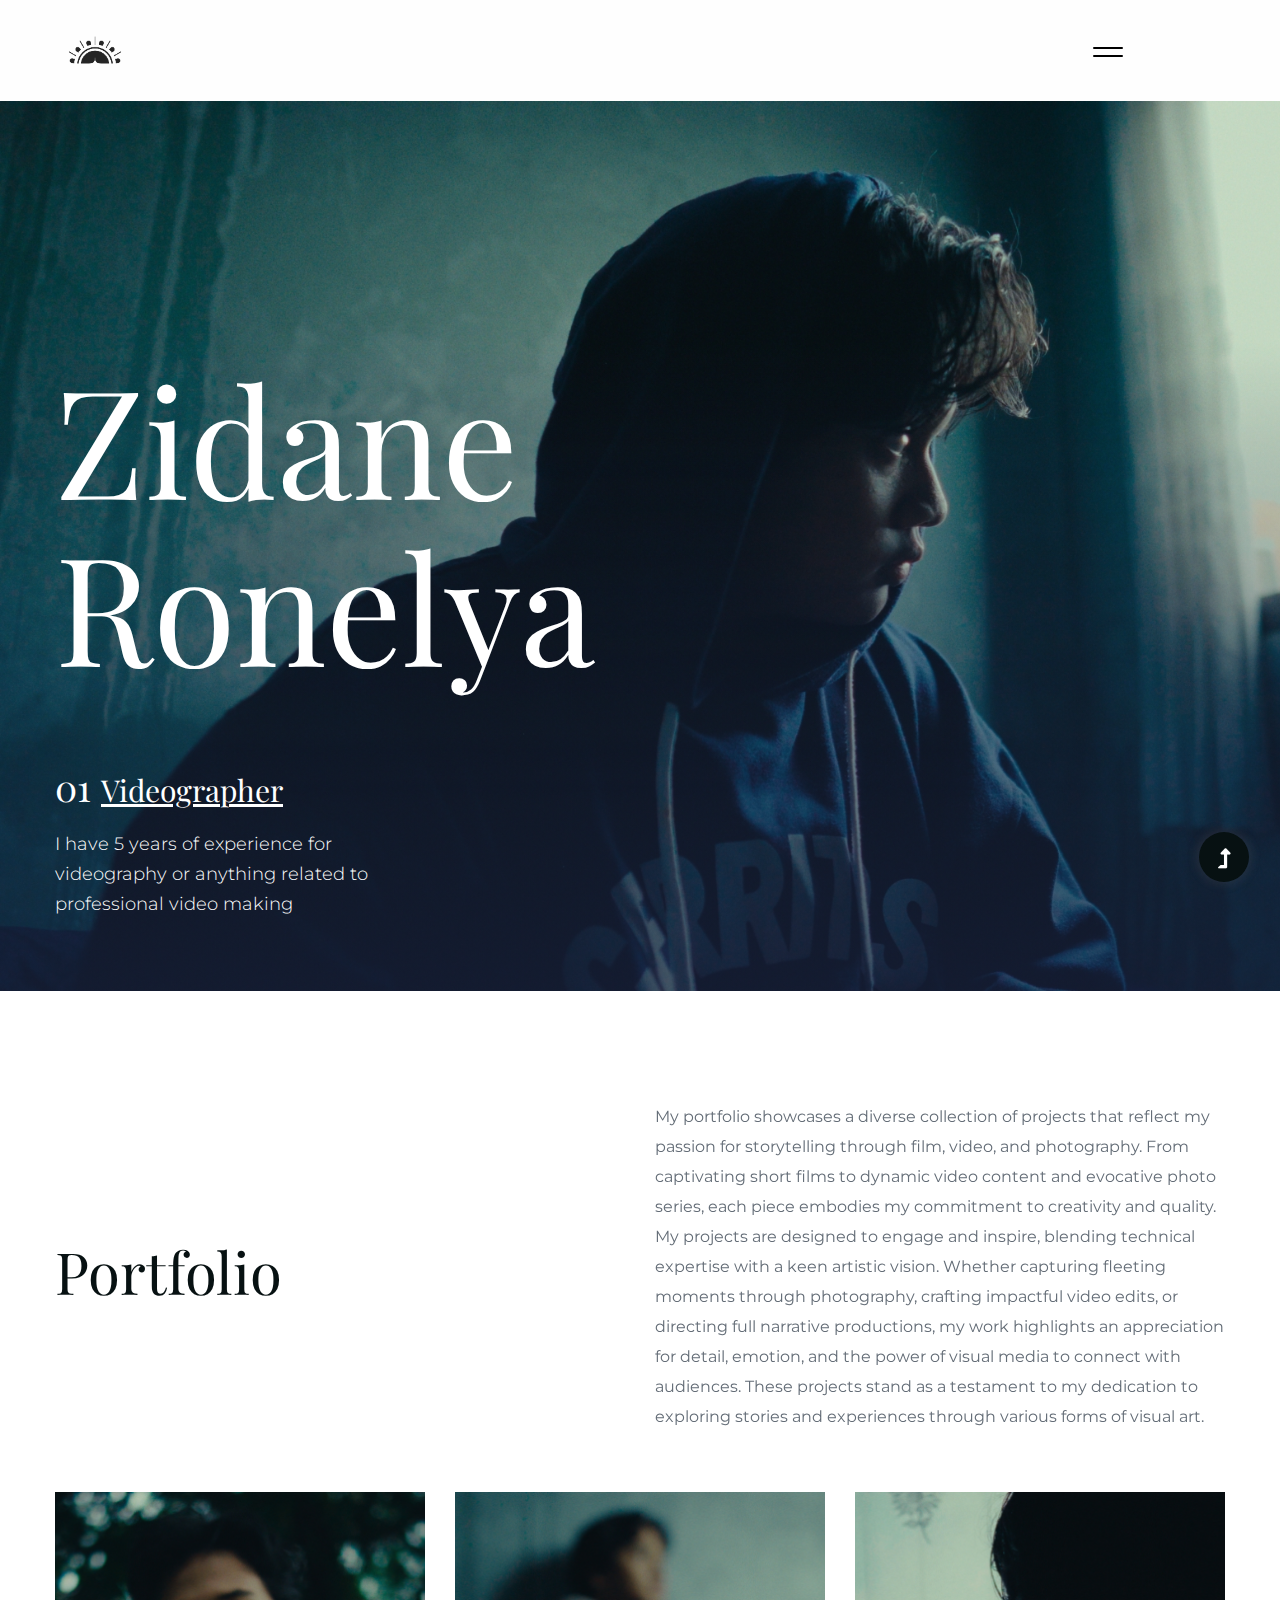
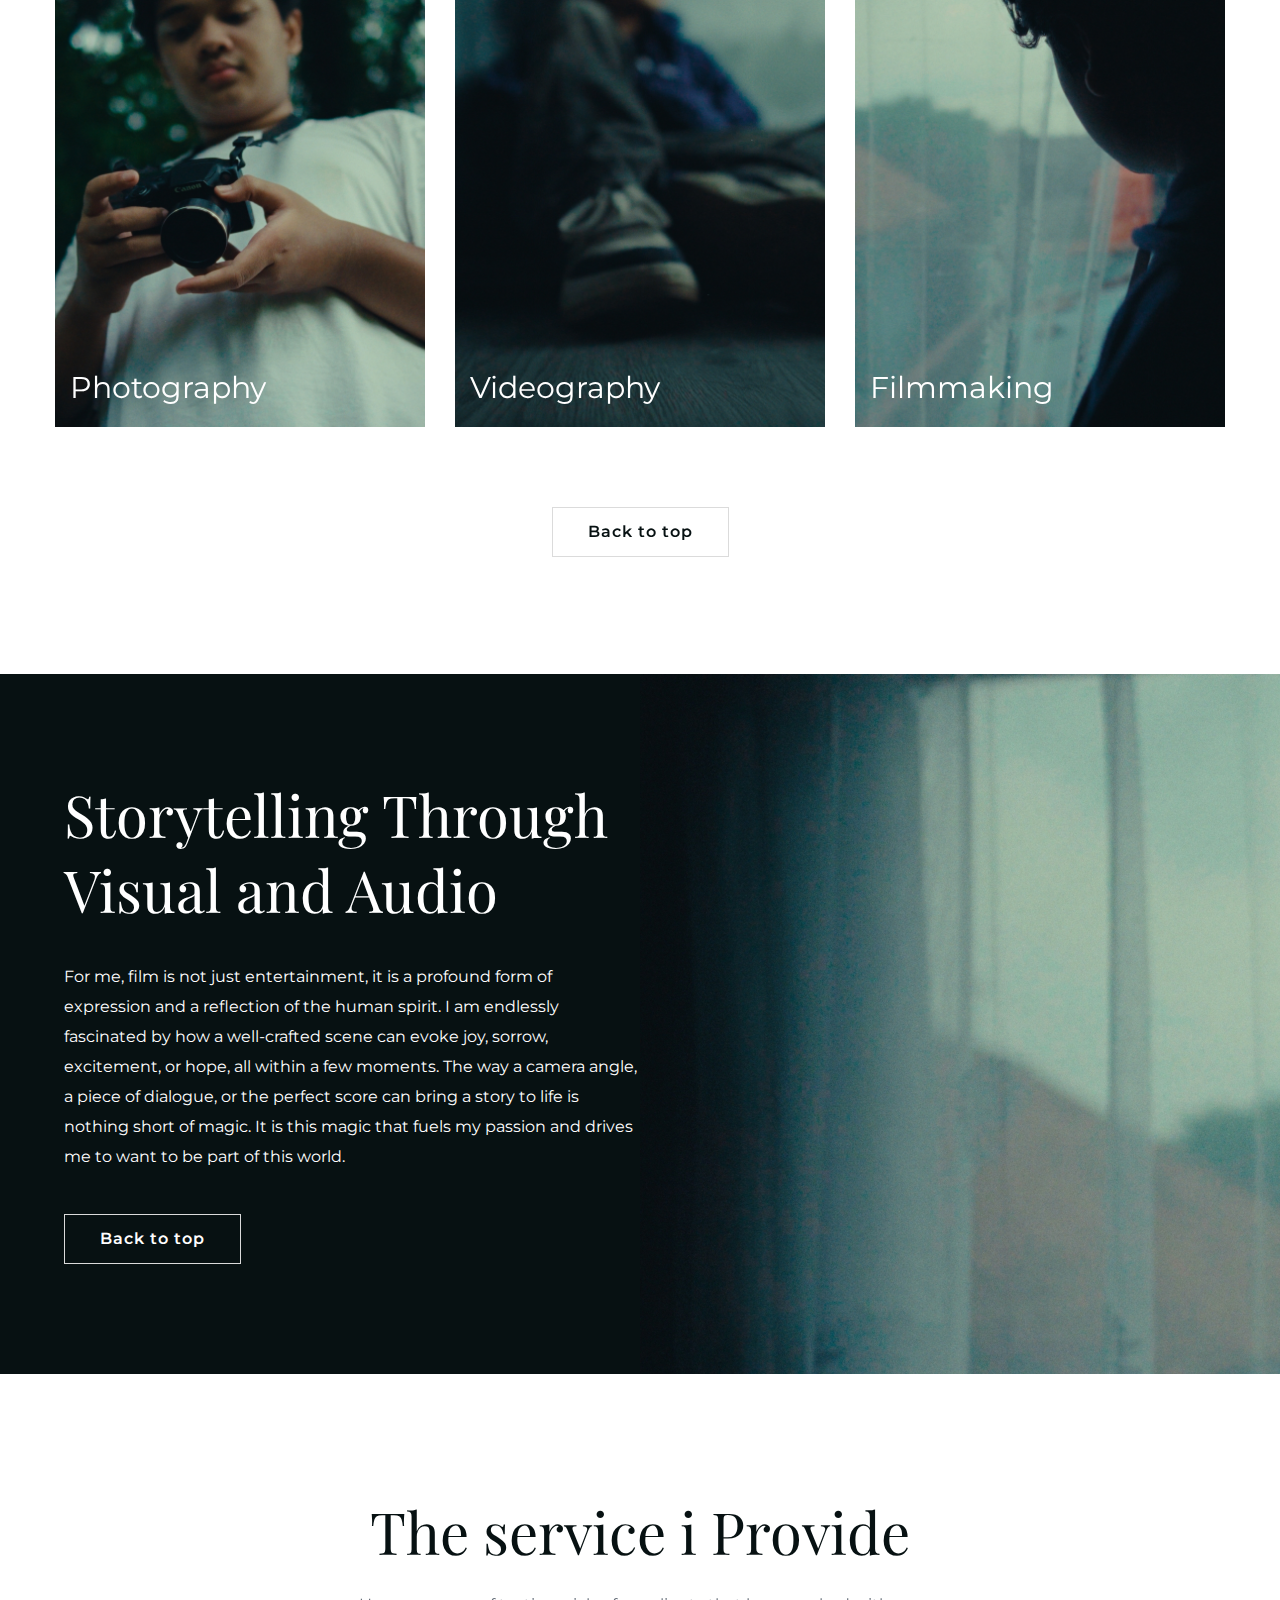
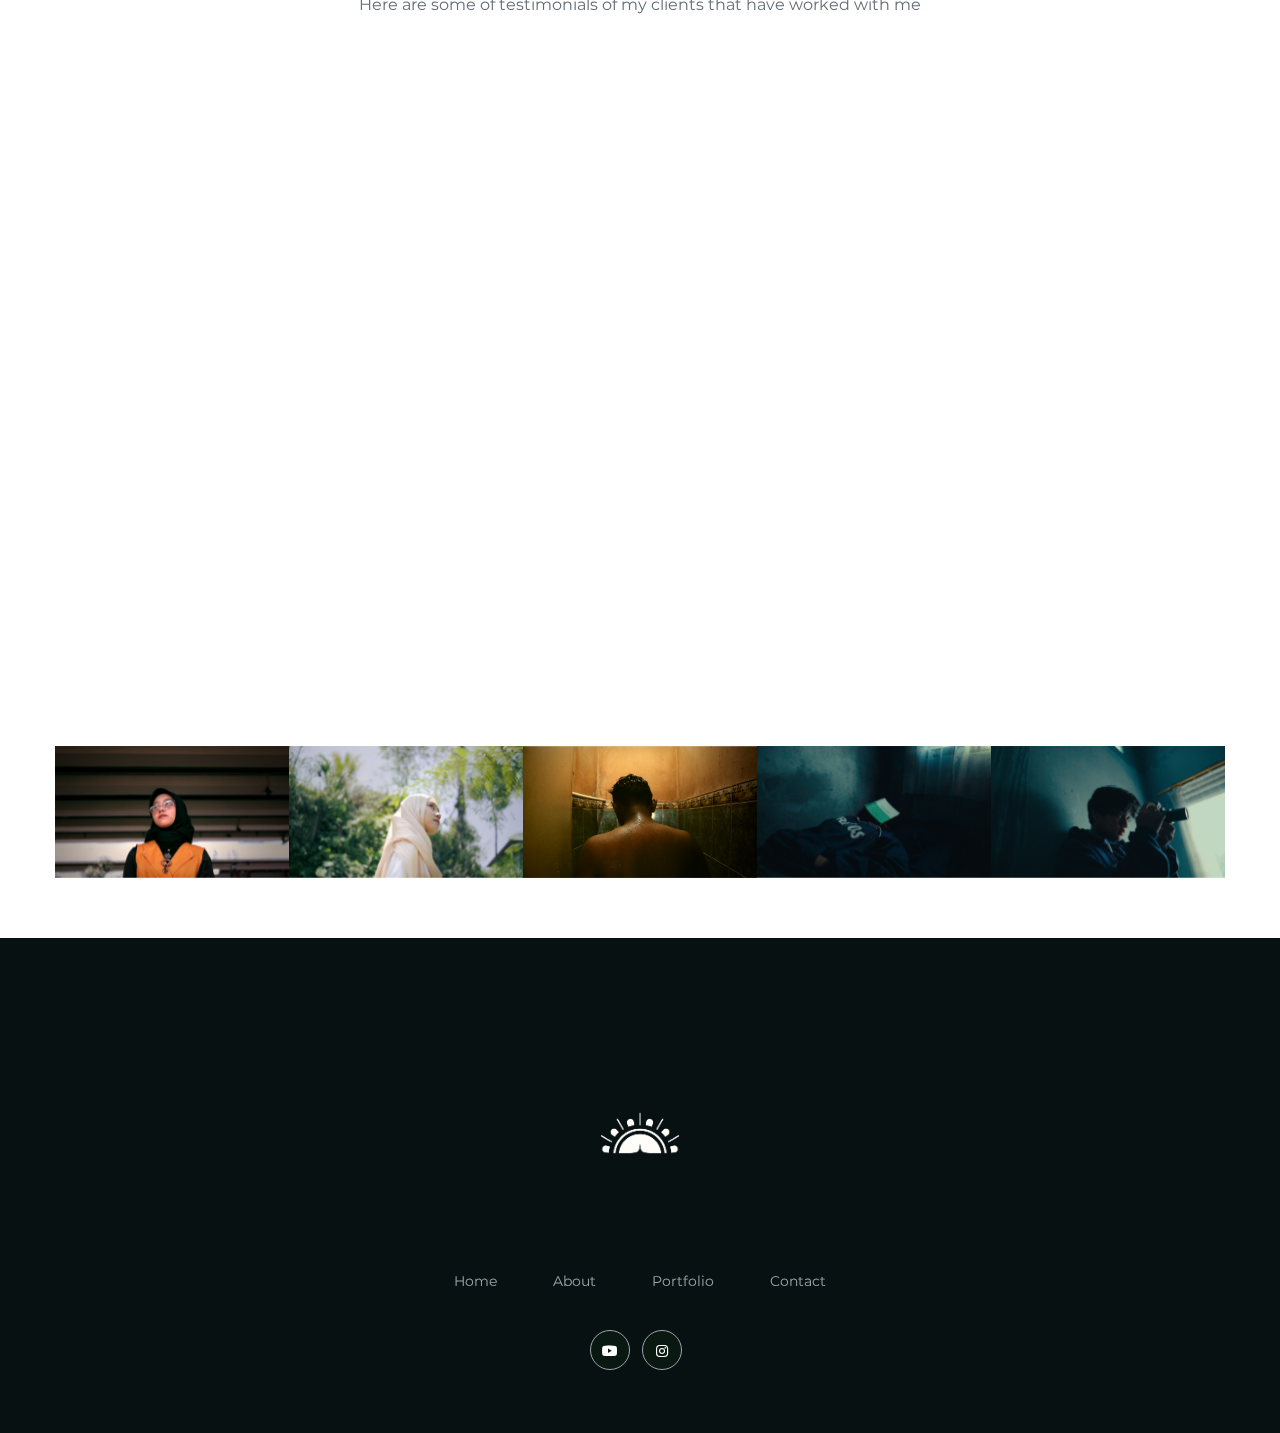
<file: index.html>
<!doctype html>
<html class="no-js" lang="zxx">
<head>
    <meta charset="utf-8">
    <meta http-equiv="x-ua-compatible" content="ie=edge">
    <title> Zidane Ronelya | Portfolio</title>
    <meta name="description" content="">
    <meta name="viewport" content="width=device-width, initial-scale=1">
    <link rel="manifest" href="site.webmanifest">
    <link rel="shortcut icon" type="image/x-icon" href="./assets/Cinemagic Logo-05 (No Background) (2).png">
    
    
    <!-- CSS here -->
    <link rel="stylesheet" href="assets/css/bootstrap.min.css">
    <link rel="stylesheet" href="assets/css/owl.carousel.min.css">
    <link rel="stylesheet" href="assets/css/slicknav.css">
    <link rel="stylesheet" href="assets/css/flaticon.css">
    <link rel="stylesheet" href="assets/css/hamburgers.min.css">
    <link rel="stylesheet" href="assets/css/progressbar_barfiller.css">
    <link rel="stylesheet" href="assets/css/gijgo.css">
    <link rel="stylesheet" href="assets/css/animate.min.css">
    <link rel="stylesheet" href="assets/css/animated-headline.css">
    <link rel="stylesheet" href="assets/css/magnific-popup.css">
    <link rel="stylesheet" href="assets/css/fontawesome-all.min.css">
    <link rel="stylesheet" href="assets/css/themify-icons.css">
    <link rel="stylesheet" href="assets/css/slick.css">
    <link rel="stylesheet" href="assets/css/nice-select.css">
    <link rel="stylesheet" href="assets/css/style.css">
</head>
<body>
    <!-- ? Preloader Start -->
    <div id="preloader-active">
        <div class="preloader d-flex align-items-center justify-content-center">
            <div class="preloader-inner position-relative">
                <div class="preloader-circle"></div>
                <div class="preloader-img pere-text">
                    <img src="./assets/Cinemagic Logo-05 (No Background) (1).png" alt="">
                </div>
            </div>
        </div>
    </div>
    <!-- Preloader Start -->
    <header>
        <!--? Header Start -->
        <div class="header-area">
            <div class="main-header header-sticky">
                <div class="container-fluid">
                    <div class="row align-items-center">
                        <!-- Logo -->
                        <div class="col-xl-2 col-lg-2 col-md-1">
                            <div class="logo">
                                <a href="index.html"><img src="./assets/Cinemagic Logo-05 (No Background) (1).png" alt="" style="width: 100px; height: auto;"></a>
                            </div>
                        </div>
                        <div class="col-xl-9 col-lg-10">
                         <div class="main-menu black-menu menu-bg-white d-none d-lg-block">
                            <div class="hamburger hamburger--collapse">
                               <div class="hamburger-box">
                                  <div class="hamburger-inner"></div>
                              </div>
                          </div>
                          <nav class="hamburger-menu">
                           <ul id="navigation">
                              <li><a href="index.html">Home</a></li>
                              <li><a href="about.html">About</a></li>
                              <li><a href="portfolio.html">Portfolio</a></li>
                            <li><a href="contact.html">contact</a></li>
                        </ul>
                    </nav>
                </div>
            </div>
            <!-- Mobile Menu -->
            <div class="col-12">
                <div class="mobile_menu d-block d-lg-none"></div>
            </div>
        </div>
    </div>
</div>
</div>
<!-- Header End -->
</header>
<main>
    <!-- Start slider -->
    <div class="slider-area">
        <div class="slider-item-active">
            <!-- Single -->
            <div class="slider-item">
                <div class="slider-bg1 slider-height hero-overly slider-bg1 d-flex align-items-center ">
                    <div class="container">
                        <div class="row">
                            <div class="col-xl-9 col-lg-10">
                                <div class="slide-content">
                                    <h1>Zidane Ronelya</h1>
                                    
                                </div>
                            </div>
                        </div>
                    </div>
                </div>
                <!-- Footer Content -->
                <div class="slider-caption2">
                    <div class="container">
                        <div class="row">
                            <div class="col-xl-4 col-lg-4 col-md-7 col-sm-8">
                                <div class="slide-content2">
                                    <h4><dd>01</dd><span>Videographer</span></h4>
                                    <p>I have 5 years of experience for videography or anything related to professional video making</p>
                                </div>
                            </div>
                        </div>
                    </div>
                </div>
            </div>
            <!-- Single -->
            <div class="slider-item">
                <div class="slider-bg2 slider-height hero-overly slider-bg1 d-flex align-items-center ">
                    <div class="container">
                        <div class="row">
                            <div class="col-xl-9 col-lg-10">
                                <div class="slide-content">
                                    <h1>Zidane Ronelya</h1>
                                
                                </div>
                            </div>
                        </div>
                    </div>
                </div>
                <!-- Footer Content -->
                <div class="slider-caption2">
                    <div class="container">
                        <div class="row">
                            <div class="col-xl-4 col-lg-4 col-md-7 col-sm-8">
                                <div class="slide-content2">
                                    <h4><dd>02</dd><span>Photography</span></h4>
                                    <p>I do Photography on the side for some client and personal use</p>
                                </div>
                            </div>
                        </div>
                    </div>
                </div>
            </div>
            <!-- Single -->
            <div class="slider-item">
                <div class="slider-bg3 slider-height hero-overly slider-bg1 d-flex align-items-center">
                    <div class="container">
                        <div class="row">
                            <div class="col-xl-9 col-lg-10">
                                <div class="slide-content">
                                    <h1>Zidane Ronelya</h1>
                                    
                                </div>
                            </div>
                        </div>
                    </div>
                </div>
                <!-- Footer Content -->
                <div class="slider-caption2">
                    <div class="container">
                        <div class="row">
                            <div class="col-xl-4 col-lg-4 col-md-7 col-sm-8">
                                <div class="slide-content2">
                                    <h4><dd>03</dd><span>Filmmaking</span></h4>
                                    <p>I do Short Films and projects about film and such, pursuing a career in filmmaking industry</p>
                                </div>
                            </div>
                        </div>
                    </div>
                </div>
            </div>
        </div>
        <!-- Dot - image -->
        <div class="slider-nav text-center">
           
        </div>
    </div>
    <!-- End Start slider -->
    <!--? Gallery Area Start -->
    <div class="gallery-area section-padding40">
        <div class="container">
            <div class="row justify-content-between align-items-center">
                <div class="col-lg-6">
                    <div class="section-tittle mb-50">
                        <h2>Portfolio</h2>
                    </div>
                </div>
                <div class="col-lg-6">
                    <div class="section-tittle mb-60">
                        <p>My portfolio showcases a diverse collection of projects that reflect my passion for storytelling through film, video, and photography. From captivating short films to dynamic video content and evocative photo series, each piece embodies my commitment to creativity and quality. My projects are designed to engage and inspire, blending technical expertise with a keen artistic vision. Whether capturing fleeting moments through photography, crafting impactful video edits, or directing full narrative productions, my work highlights an appreciation for detail, emotion, and the power of visual media to connect with audiences. These projects stand as a testament to my dedication to exploring stories and experiences through various forms of visual art.</p>
                    </div>
                </div>
            </div>
            <div class="row justify-content-between">
                <!-- First Column (photography) -->
                <div class="col-xl-4 col-lg-4 col-md-6 col-sm-12 mb-30">
                    <div class="box snake">
                        <div class="gallery-img small-img" 
                             style="background-image: url('./assets/yt video_1.4.1.jpg'); 
                                    background-size: cover; 
                                    background-position: center; 
                                    width: 100%; 
                                    padding-top: 56.25%; /* 16:9 aspect ratio */">
                        </div>
                        <figcaption>Photography</figcaption>
                        <div class="overlay">
                            <div class="overlay-content">
                                <a href="./assets/yt video_1.4.1.jpg" class="img-pop-up"><i class="ti-plus"></i></a>
                            </div>
                        </div>
                    </div>
                </div>
            
                <!-- Second Column (videography) -->
                <div class="col-xl-4 col-lg-4 col-md-6 col-sm-12 mb-30">
                    <div class="box snake">
                        <div class="gallery-img small-img" 
                             style="background-image: url('./assets/yt video_1.16.1.jpg'); 
                                    background-size: cover; 
                                    background-position: center; 
                                    width: 100%; 
                                    padding-top: 56.25%; /* 16:9 aspect ratio */">
                        </div>
                        <figcaption>Videography</figcaption>
                        <div class="overlay">
                            <div class="overlay-content">
                                <a href="./assets/yt video_1.16.1.jpg" class="img-pop-up"><i class="ti-plus"></i></a>
                            </div>
                        </div>
                    </div>
                </div>
            
                <!-- Third Column (Filmmaking) -->
                <div class="col-xl-4 col-lg-4 col-md-12 col-sm-12 mb-30">
                    <div class="box snake">
                        <div class="gallery-img small-img" 
                             style="background-image: url('./assets/yt video_1.12.1.jpg'); 
                                    background-size: cover; 
                                    background-position: center; 
                                    width: 100%; 
                                    padding-top: 56.25%; /* 16:9 aspect ratio */">
                        </div>
                        <figcaption>Filmmaking</figcaption>
                        <div class="overlay">
                            <div class="overlay-content">
                                <a href="./assets/yt video_1.12.1.jpg" class="img-pop-up"><i class="ti-plus"></i></a>
                            </div>
                        </div>
                    </div>
                </div>
            </div>
            
            <div class="row">
                <div class="col-lg-12">
                    <div class="section-btn text-center mt-50">
                        <a href="#" class="border-btn">Back to top</a>
                    </div>
                </div>
            </div>
        </div>
    </div>
    <!-- Gallery Area End -->
    <!--? All startups Start -->
    <div class="all-starups-area fix">
        <!-- Left Contents -->
        <div class="starups">
            <div class="starups-details">
                <h3>Storytelling Through Visual and Audio</h3>
                <p>For me, film is not just entertainment, it is a profound form of expression and a reflection of the human spirit. I am endlessly fascinated by how a well-crafted scene can evoke joy, sorrow, excitement, or hope, all within a few moments. The way a camera angle, a piece of dialogue, or the perfect score can bring a story to life is nothing short of magic. It is this magic that fuels my passion and drives me to want to be part of this world.</p>
                <a href="#" class="border-btn border-btn2">Back to top</a>
            </div>
        </div>
        <!-- Right Contents -->
        <div class="starups-img">
            <img src="./assets/yt video_1.12.1.jpg" alt="Description of the image">
        </div>
    </div>
    
    <!--All startups End -->
    <!--? Services Area Start -->
    <div class="categories-area section-padding40">
        <div class="container">
            <div class="row justify-content-center">
                <div class="col-lg-10">
                    <div class="section-tittle mb-60 text-center">
                        <h2>The service i Provide</h2>
                        <p>Here are some of testimonials of my clients that have worked with me</p>
                    </div>
                </div>
            </div>

    <!--? Services Area End -->
    <!--? Testimonial Area Start -->
    <section class="testimonial-area testimonial-padding fix section-bg" data-background="assets/img/gallery/section_bg03.png">
        <div class="container">
            <div class="row align-items-center justify-content-center">
                <div class=" col-lg-9">
                    <div class="about-caption">
                        <!-- Testimonial Start -->
                        <div class="h1-testimonial-active dot-style">
                            <!-- Single Testimonial -->
                            <div class="single-testimonial position-relative">
                                <div class="testimonial-caption">
                                    <img src="assets/img/icon/quotes-sign.png" alt="" class="quotes-sign">
                                    <p>"Working with Zidane was an absolute pleasure! The video he created for my music video captured every moment beautifully. His attention to detail, creativity, and professionalism exceeded our expectations. We can't wait to work with him again!"</p>
                                </div>
                                <!-- founder -->
                                <div class="testimonial-founder d-flex align-items-center">
                                    
                                    <div class="founder-text">
                                        <span>Refika</span>
                                        <p>Influencer</p>
                                    </div>
                                </div>
                            </div>
                            <!-- Single Testimonial -->
                            <div class="single-testimonial position-relative">
                                <div class="testimonial-caption">
                                    <img src="assets/img/icon/quotes-sign.png" alt="" class="quotes-sign">
                                    <p>"Zidane is a true storyteller. The short film he directed for our organization event was deeply moving and perfectly aligned with our vision. His ability to translate complex ideas into compelling visuals is unmatched!"</p>
                                </div>
                                <!-- founder -->
                                <div class="testimonial-founder d-flex align-items-center">
                                    
                                    <div class="founder-text">
                                        <span>Assem</span>
                                        <p>Campus organization</p>
                                    </div>
                                </div>
                            </div>
                        </div>
                        <!-- Testimonial End -->
                    </div>
                </div>
            </div>
        </div>
    </section>
    <!--? Testimonial Area End -->

    <!--? instagram-social start -->
    <div class="instagram-area fix">
        <div class="container-fluid p-0">
            <div class="row">
                <div class="col-xl-12">
                    <div class="instagram-active owl-carousel">
                        <div class="single-instagram">
                            <img src="./assets/Untitled_1.6.11.jpg" alt="">
                            <a href="https://www.instagram.com/p/CvSTrZmPXsY/?img_index=1"><i class="ti-instagram"></i></a>
                        </div>
                        <div class="single-instagram">
                            <img src="./assets/Untitled_1.1.1_1.1.1.jpg" alt="">
                            <a href="https://www.instagram.com/p/C_-Ry3hPlJU/"><i class="ti-instagram"></i></a>
                        </div>
                        <div class="single-instagram">
                            <img src="./assets/Untitled_1.8.1.jpg" alt="">
                            <a href="https://www.instagram.com/p/C3Pz3RYiaug/"><i class="ti-instagram"></i></a>
                        </div>
                        <div class="single-instagram">
                            <img src="./assets/yt video_1.18.1.jpg" alt="">
                            <a href="https://www.instagram.com/p/DAv9u0OyG4_/"><i class="ti-instagram"></i></a>
                        </div>
                        <div class="single-instagram">
                            <img src="./assets/yt video_1.14.1.jpg" alt="">
                            <a href="https://youtu.be/OuHsiW8GegI?si=Puc-UQ7TuJsd26sq"><i class="ti-youtube"></i></a>
                        </div>
                        <div class="single-instagram">
                            <img src="./assets/yt video_1.6.1.jpg" alt="">
                            <a href="https://www.instagram.com/reel/DCLbG32inUl/"><i class="ti-instagram"></i></a>
                        </div>
                    </div>
                </div>
            </div>
        </div>
    </div>
    <!-- instagram-social End -->
</main>
<footer>
 <div class="footer-wrappper">
    <!-- Footer Start-->
    <div class="footer-area footer-padding">
        <div class="container">
            <div class="row">
                <div class="col-xl-12">
                    <div class="single-footer-caption mb-50 text-center">
                        <!-- logo -->
                        <div class="footer-logo mb-25">
                            <a href="index.html"><img src="./assets/Cinemagic Logo-05 (No Background) (2).png" alt="" style="width: 150px; height: auto;"></a>
                        </div>
                        <!-- meNU -->
                        <div class="main-menu2">
                            <nav>
                                <ul>
                                    <li><a href="index.html">Home</a></li>
                                    <li><a href="about.html">About</a></li>
                                    <li><a href="portfolio.html">Portfolio</a></li>
                                    <li><a href="contact.html">contact</a></li>
                                </ul>
                            </nav>
                        </div>
                        <!-- social -->
                        <div class="footer-social">
                            <a href="https://www.youtube.com/@zidfilms"><i class="fab fa-youtube"></i></a>
                            <a href="https://www.instagram.com/zidan.ronelya/"><i class="fab fa-instagram"></i></a>
                        </div>                        
                    </div>
                </div>
            </div>
        </div>
    </div>
    <!-- footer-bottom area -->

      <!-- Footer End-->
  </div>
</footer>

<!-- Scroll Up -->
<div id="back-top" >
    <a title="Go to Top" href="#"> <i class="fas fa-level-up-alt"></i></a>
</div>

<!-- JS here -->
<script src="./assets/js/vendor/modernizr-3.5.0.min.js"></script>
<!-- Jquery, Popper, Bootstrap -->
<script src="./assets/js/vendor/jquery-1.12.4.min.js"></script>
<script src="./assets/js/popper.min.js"></script>
<script src="./assets/js/bootstrap.min.js"></script>
<!-- Jquery Mobile Menu -->
<script src="./assets/js/jquery.slicknav.min.js"></script>

<!-- Jquery Slick , Owl-Carousel Plugins -->
<script src="./assets/js/owl.carousel.min.js"></script>
<script src="./assets/js/slick.min.js"></script>
<!-- One Page, Animated-HeadLin -->
<script src="./assets/js/wow.min.js"></script>
<script src="./assets/js/animated.headline.js"></script>
<script src="./assets/js/jquery.magnific-popup.js"></script>

<!-- Date Picker -->
<script src="./assets/js/gijgo.min.js"></script>
<!-- Nice-select, sticky -->
<script src="./assets/js/jquery.nice-select.min.js"></script>
<script src="./assets/js/jquery.sticky.js"></script>
<!-- Progress -->
<script src="./assets/js/jquery.barfiller.js"></script>

<!-- counter , waypoint,Hover Direction -->
<script src="./assets/js/jquery.counterup.min.js"></script>
<script src="./assets/js/waypoints.min.js"></script>
<script src="./assets/js/jquery.countdown.min.js"></script>
<script src="./assets/js/hover-direction-snake.min.js"></script>

<!-- contact js -->
<script src="./assets/js/contact.js"></script>
<script src="./assets/js/jquery.form.js"></script>
<script src="./assets/js/jquery.validate.min.js"></script>
<script src="./assets/js/mail-script.js"></script>
<script src="./assets/js/jquery.ajaxchimp.min.js"></script>

<!-- Jquery Plugins, main Jquery -->	
<script src="./assets/js/plugins.js"></script>
<script src="./assets/js/main.js"></script>

</body>
</html>
</file>
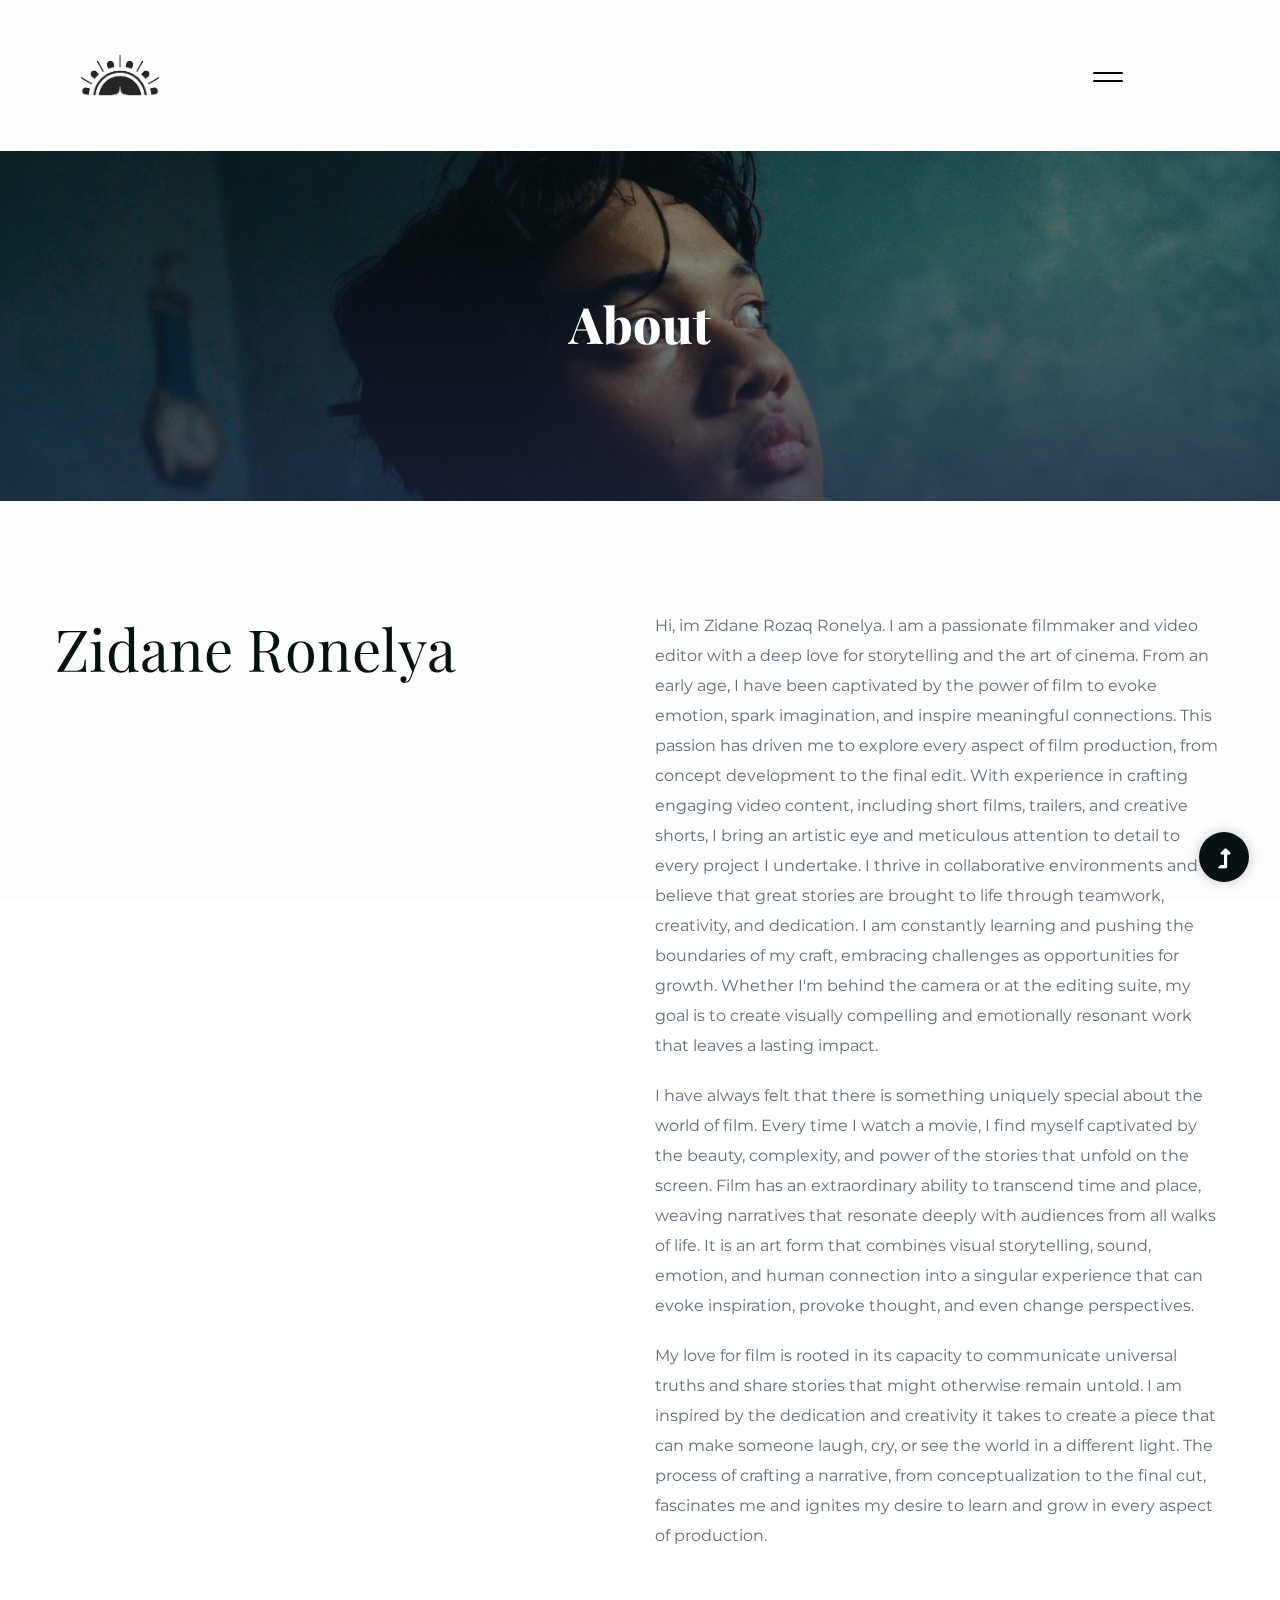
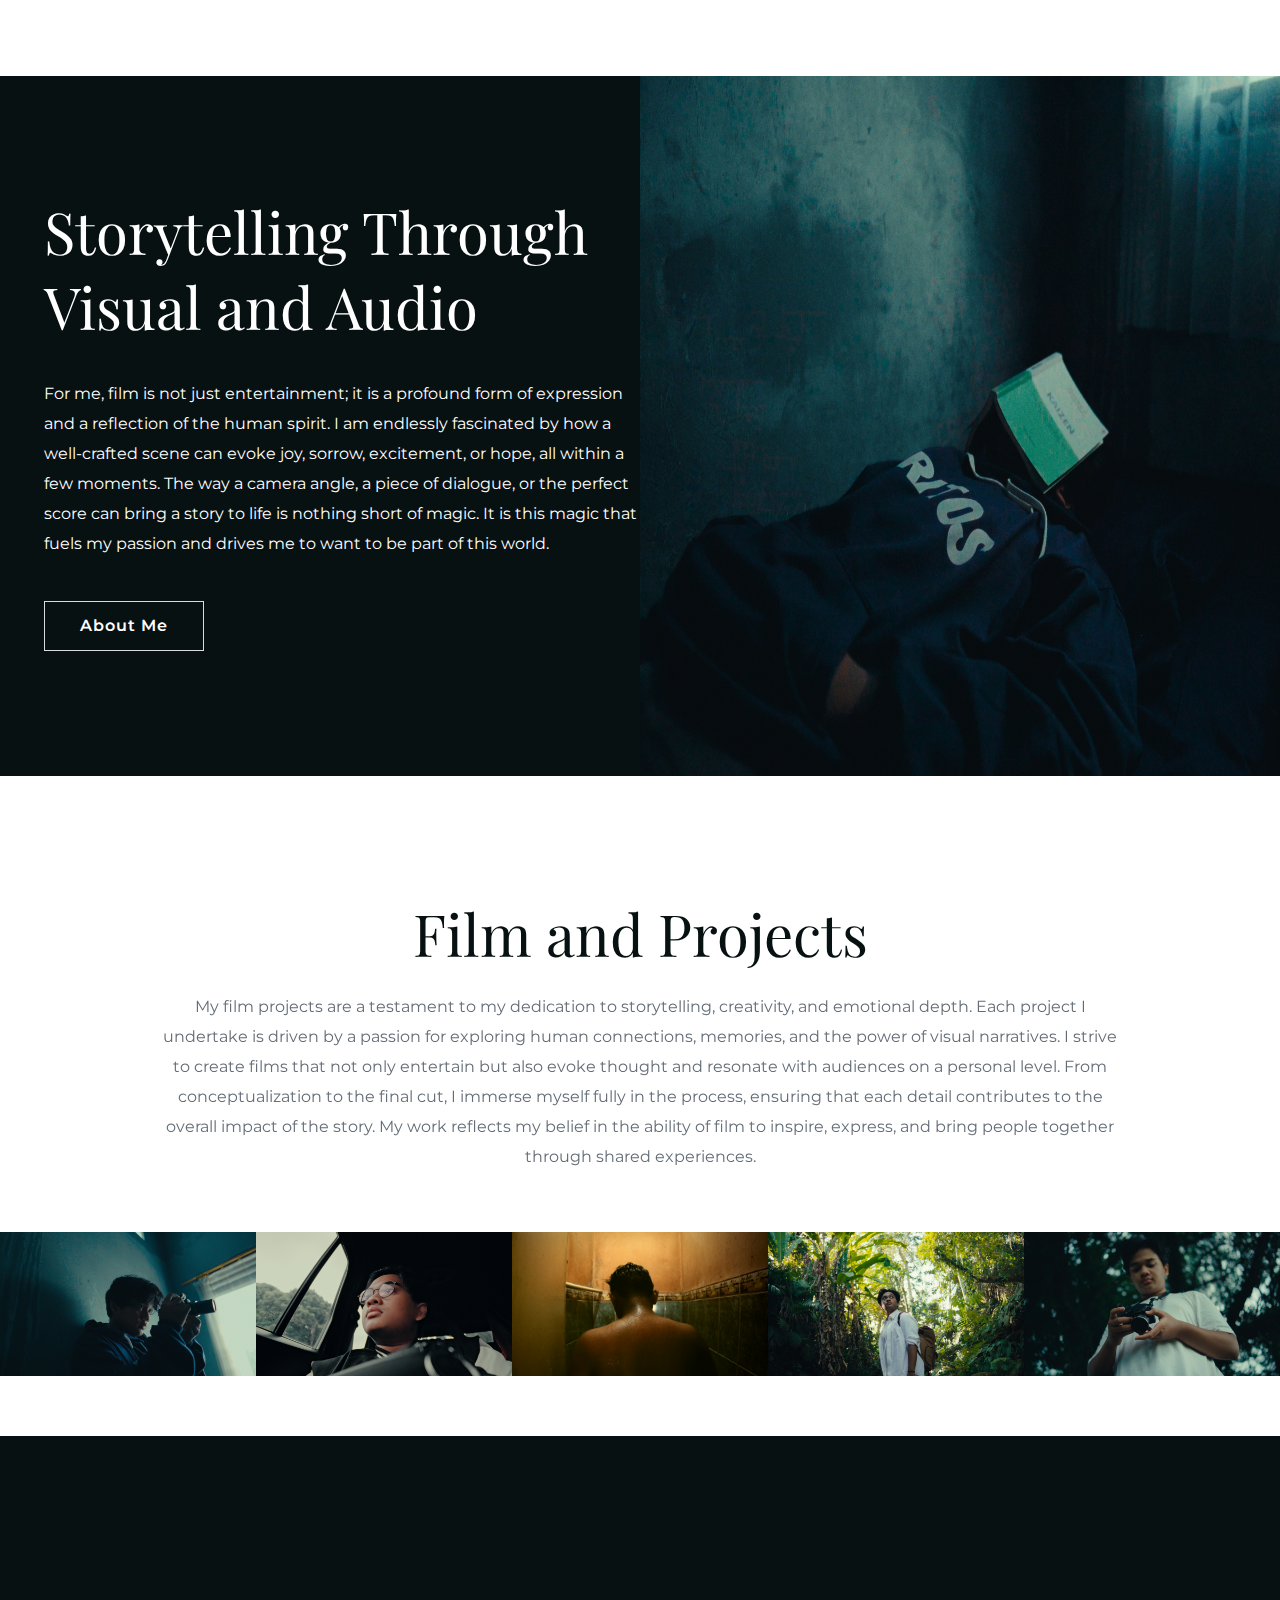
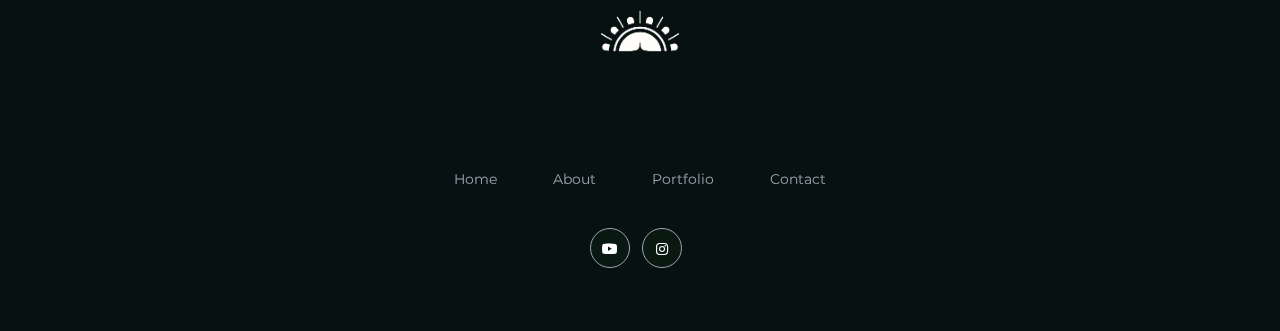
<file: about.html>
<!doctype html>
<html class="no-js" lang="zxx">
<head>
    <meta charset="utf-8">
    <meta http-equiv="x-ua-compatible" content="ie=edge">
    <title> Zidane Ronelya | Portfolio</title>
    <meta name="description" content="">
    <meta name="viewport" content="width=device-width, initial-scale=1">
    <link rel="manifest" href="site.webmanifest">
    <link rel="shortcut icon" type="image/x-icon" href="./assets/Cinemagic Logo-05 (No Background) (2).png">
    
    <!-- CSS here -->
    <link rel="stylesheet" href="assets/css/bootstrap.min.css">
    <link rel="stylesheet" href="assets/css/owl.carousel.min.css">
    <link rel="stylesheet" href="assets/css/slicknav.css">
    <link rel="stylesheet" href="assets/css/flaticon.css">
    <link rel="stylesheet" href="assets/css/hamburgers.min.css">
    <link rel="stylesheet" href="assets/css/progressbar_barfiller.css">
    <link rel="stylesheet" href="assets/css/gijgo.css">
    <link rel="stylesheet" href="assets/css/animate.min.css">
    <link rel="stylesheet" href="assets/css/animated-headline.css">
    <link rel="stylesheet" href="assets/css/magnific-popup.css">
    <link rel="stylesheet" href="assets/css/fontawesome-all.min.css">
    <link rel="stylesheet" href="assets/css/themify-icons.css">
    <link rel="stylesheet" href="assets/css/slick.css">
    <link rel="stylesheet" href="assets/css/nice-select.css">
    <link rel="stylesheet" href="assets/css/style.css">
</head>
<body>
    <!-- ? Preloader Start -->
    <div id="preloader-active">
        <div class="preloader d-flex align-items-center justify-content-center">
            <div class="preloader-inner position-relative">
                <div class="preloader-circle"></div>
                <div class="preloader-img pere-text">
                    <img src="./assets/Cinemagic Logo-05 (No Background) (1).png" alt="">
                </div>
            </div>
        </div>
    </div>
    <!-- Preloader Start -->
    <header>
        <!--? Header Start -->
        <div class="header-area">
            <div class="main-header header-sticky">
                <div class="container-fluid">
                    <div class="row align-items-center">
                        <!-- Logo -->
                        <div class="col-xl-2 col-lg-2 col-md-1">
                            <div class="logo">
                                <a href="index.html">
                                    <img src="./assets/Cinemagic Logo-05 (No Background) (1).png" alt="" style="width: 150px; height: auto;">
                                </a>
                            </div>
                        </div>
                        <div class="col-xl-9 col-lg-10">
                         <div class="main-menu black-menu menu-bg-white d-none d-lg-block">
                            <div class="hamburger hamburger--collapse">
                               <div class="hamburger-box">
                                  <div class="hamburger-inner"></div>
                              </div>
                          </div>
                          <nav class="hamburger-menu">
                           <ul id="navigation">
                              <li><a href="index.html">Home</a></li>
                              <li><a href="about.html">About</a></li>
                              <li><a href="portfolio.html">Portfolio</a></li>     
                            <li><a href="contact.html">contact</a></li>
                        </ul>
                    </nav>
                </div>
            </div>
            <!-- Mobile Menu -->
            <div class="col-12">
                <div class="mobile_menu d-block d-lg-none"></div>
            </div>
        </div>
    </div>
</div>
</div>
<!-- Header End -->
</header>
<main>
    <!--? Hero start-->
    <section class="slider-area slider-area2 slider-height2 d-flex align-items-center  hero-overly">
        <div class="container">
            <div class="row justify-content-center">
                <div class="col-xl-8 col-lg-11 col-md-12">
                    <div class="hero__caption hero__caption2 text-center">
                        <h2>About</h2>
                    </div>
                </div>
            </div>
        </div> 
    </section>
    <!-- Hero start -->
    <div class="about-details section-padding40">
        <div class="container">
            <div class="row justify-content-between">
                <div class="col-lg-6">
                    <div class="section-tittle mb-50">
                        <h2>Zidane Ronelya</h2>
                    </div>
                </div>
                <div class="col-lg-6">
                    <div class="section-tittle mb-20">
                        <p>Hi, im Zidane Rozaq Ronelya. I am a passionate filmmaker and video editor with a deep love for storytelling and the art of cinema. From an early age, I have been captivated by the power of film to evoke emotion, spark imagination, and inspire meaningful connections. This passion has driven me to explore every aspect of film production, from concept development to the final edit.

                            With experience in crafting engaging video content, including short films, trailers, and creative shorts, I bring an artistic eye and meticulous attention to detail to every project I undertake. I thrive in collaborative environments and believe that great stories are brought to life through teamwork, creativity, and dedication.
                            
                            I am constantly learning and pushing the boundaries of my craft, embracing challenges as opportunities for growth. Whether I'm behind the camera or at the editing suite, my goal is to create visually compelling and emotionally resonant work that leaves a lasting impact.</p>
                    </div>
                    <div class="section-tittle mb-20">
                        <p>I have always felt that there is something uniquely special about the world of film. Every time I watch a movie, I find myself captivated by the beauty, complexity, and power of the stories that unfold on the screen. Film has an extraordinary ability to transcend time and place, weaving narratives that resonate deeply with audiences from all walks of life. It is an art form that combines visual storytelling, sound, emotion, and human connection into a singular experience that can evoke inspiration, provoke thought, and even change perspectives.</p>
                    </div>
                    <div class="section-tittle mb-10">
                        <p>My love for film is rooted in its capacity to communicate universal truths and share stories that might otherwise remain untold. I am inspired by the dedication and creativity it takes to create a piece that can make someone laugh, cry, or see the world in a different light. The process of crafting a narrative, from conceptualization to the final cut, fascinates me and ignites my desire to learn and grow in every aspect of production.</p>
                    </div>
                </div>
            </div>
        </div>
    </div>
    <!--? All startups Start -->
    <div class="all-starups-area fix">
        <!-- left Contents -->
        <div class="starups">
            <div class="starups-details" style="margin-left: -20px;">
                <h3>Storytelling Through Visual and Audio</h3>
                <p>For me, film is not just entertainment; it is a profound form of expression and a reflection of the human spirit. I am endlessly fascinated by how a well-crafted scene can evoke joy, sorrow, excitement, or hope, all within a few moments. The way a camera angle, a piece of dialogue, or the perfect score can bring a story to life is nothing short of magic. It is this magic that fuels my passion and drives me to want to be part of this world.</p>
                <a href="#" class="border-btn border-btn2">About Me</a>
            </div>
        </div>        
        <!--Right Contents  -->
        <div class="starups-img">
            <img src="./assets/yt video_1.18.1.jpg" alt="" style="width: 120%; height: 100%;">
        </div>                  
    </div>
    <!--All startups End -->
    <!--? Services Area Start -->
    <div class="categories-area section-padding40">
        <div class="container">
            <div class="row justify-content-center">
                <div class="col-lg-10">
                    <div class="section-tittle mb-60 text-center">
                        <h2>Film and Projects</h2>
                        <p>My film projects are a testament to my dedication to storytelling, creativity, and emotional depth. Each project I undertake is driven by a passion for exploring human connections, memories, and the power of visual narratives. I strive to create films that not only entertain but also evoke thought and resonate with audiences on a personal level. From conceptualization to the final cut, I immerse myself fully in the process, ensuring that each detail contributes to the overall impact of the story. My work reflects my belief in the ability of film to inspire, express, and bring people together through shared experiences.</p>
                    </div>
                </div>
            </div>
    </div>
    <!--? Services Area End -->
    <!--? instagram-social start -->
    <div class="instagram-area fix">
        <div class="container-fluid p-0">
            <div class="row">
                <div class="col-xl-12">
                    <div class="instagram-active owl-carousel">
                        <div class="single-instagram">
                            <img src="./assets/yt video_1.14.1.jpg" alt="">
                            <a href="https://youtu.be/OuHsiW8GegI?si=a3boyTrUafzSvuCF"><i class="ti-youtube"></i></a>
                        </div>
                        <div class="single-instagram">
                            <img src="./assets/Untitled_1.4.1.jpg" alt="">
                            <a href="https://youtu.be/UXPgwMFer_E?si=U73PotpKASCbYfzx"><i class="ti-youtube"></i></a>
                        </div>
                        <div class="single-instagram">
                            <img src="./assets/Untitled_1.8.1.jpg" alt="">
                            <a href="https://youtu.be/_LRbWw0inmc?si=RZI_YEbNFki7WVZI"><i class="ti-youtube"></i></a>
                        </div>
                        <div class="single-instagram">
                            <img src="./assets/Untitled_1.4.112.jpg" alt="">
                            <a href="https://www.instagram.com/p/DBV1V8UiFF9/"><i class="ti-instagram"></i></a>
                        </div>
                        <div class="single-instagram">
                            <img src="./assets/yt video_1.4.1.jpg" alt="">
                            <a href="https://www.instagram.com/p/DAv9L7RyWzl/?img_index=1"><i class="ti-instagram"></i></a>
                        </div>
                        <div class="single-instagram">
                            <img src="./assets/Untitled_1.9.1.jpg" alt="">
                            <a href="https://www.instagram.com/p/DB6q60_iPIl/"><i class="ti-instagram"></i></a>
                        </div>
                    </div>
                </div>
            </div>
        </div>
    </div>
    <!-- instagram-social End -->
</main>
<footer>
    <div class="footer-wrappper">
       <!-- Footer Start-->
       <div class="footer-area footer-padding">
           <div class="container">
               <div class="row">
                   <div class="col-xl-12">
                       <div class="single-footer-caption mb-50 text-center">
                           <!-- logo -->
                           <div class="footer-logo mb-25">
                            <a href="index.html"><img src="./assets/Cinemagic Logo-05 (No Background) (2).png" alt="" style="width: 150px; height: auto;"></a>
                        </div>
                           <!-- meNU -->
                           <div class="main-menu2">
                               <nav>
                                   <ul>
                                       <li><a href="index.html">Home</a></li>
                                       <li><a href="about.html">About</a></li>
                                       <li><a href="portfolio.html">Portfolio</a></li>
                                       <li><a href="contact.html">contact</a></li>
                                   </ul>
                               </nav>
                           </div>
                           <!-- social -->
                           <div class="footer-social">
                            <a href="https://www.youtube.com/@zidfilms"><i class="fab fa-youtube"></i></a>
                            <a href="https://www.instagram.com/zidan.ronelya/"><i class="fab fa-instagram"></i></a>
                        </div>  
                       </div>
                   </div>
               </div>
           </div>
       </div>
       <!-- footer-bottom area -->
          <!-- Footer End-->
      </div>
  </footer>
  
  <!-- Scroll Up -->
  <div id="back-top" >
   <a title="Go to Top" href="#"> <i class="fas fa-level-up-alt"></i></a>
</div>

<!-- JS here -->
<script src="./assets/js/vendor/modernizr-3.5.0.min.js"></script>
<!-- Jquery, Popper, Bootstrap -->
<script src="./assets/js/vendor/jquery-1.12.4.min.js"></script>
<script src="./assets/js/popper.min.js"></script>
<script src="./assets/js/bootstrap.min.js"></script>
<!-- Jquery Mobile Menu -->
<script src="./assets/js/jquery.slicknav.min.js"></script>

<!-- Jquery Slick , Owl-Carousel Plugins -->
<script src="./assets/js/owl.carousel.min.js"></script>
<script src="./assets/js/slick.min.js"></script>
<!-- One Page, Animated-HeadLin -->
<script src="./assets/js/wow.min.js"></script>
<script src="./assets/js/animated.headline.js"></script>
<script src="./assets/js/jquery.magnific-popup.js"></script>

<!-- Date Picker -->
<script src="./assets/js/gijgo.min.js"></script>
<!-- Nice-select, sticky -->
<script src="./assets/js/jquery.nice-select.min.js"></script>
<script src="./assets/js/jquery.sticky.js"></script>
<!-- Progress -->
<script src="./assets/js/jquery.barfiller.js"></script>

<!-- counter , waypoint,Hover Direction -->
<script src="./assets/js/jquery.counterup.min.js"></script>
<script src="./assets/js/waypoints.min.js"></script>
<script src="./assets/js/jquery.countdown.min.js"></script>
<script src="./assets/js/hover-direction-snake.min.js"></script>

<!-- contact js -->
<script src="./assets/js/contact.js"></script>
<script src="./assets/js/jquery.form.js"></script>
<script src="./assets/js/jquery.validate.min.js"></script>
<script src="./assets/js/mail-script.js"></script>
<script src="./assets/js/jquery.ajaxchimp.min.js"></script>

<!-- Jquery Plugins, main Jquery -->	
<script src="./assets/js/plugins.js"></script>
<script src="./assets/js/main.js"></script>

</body>
</html>
</file>
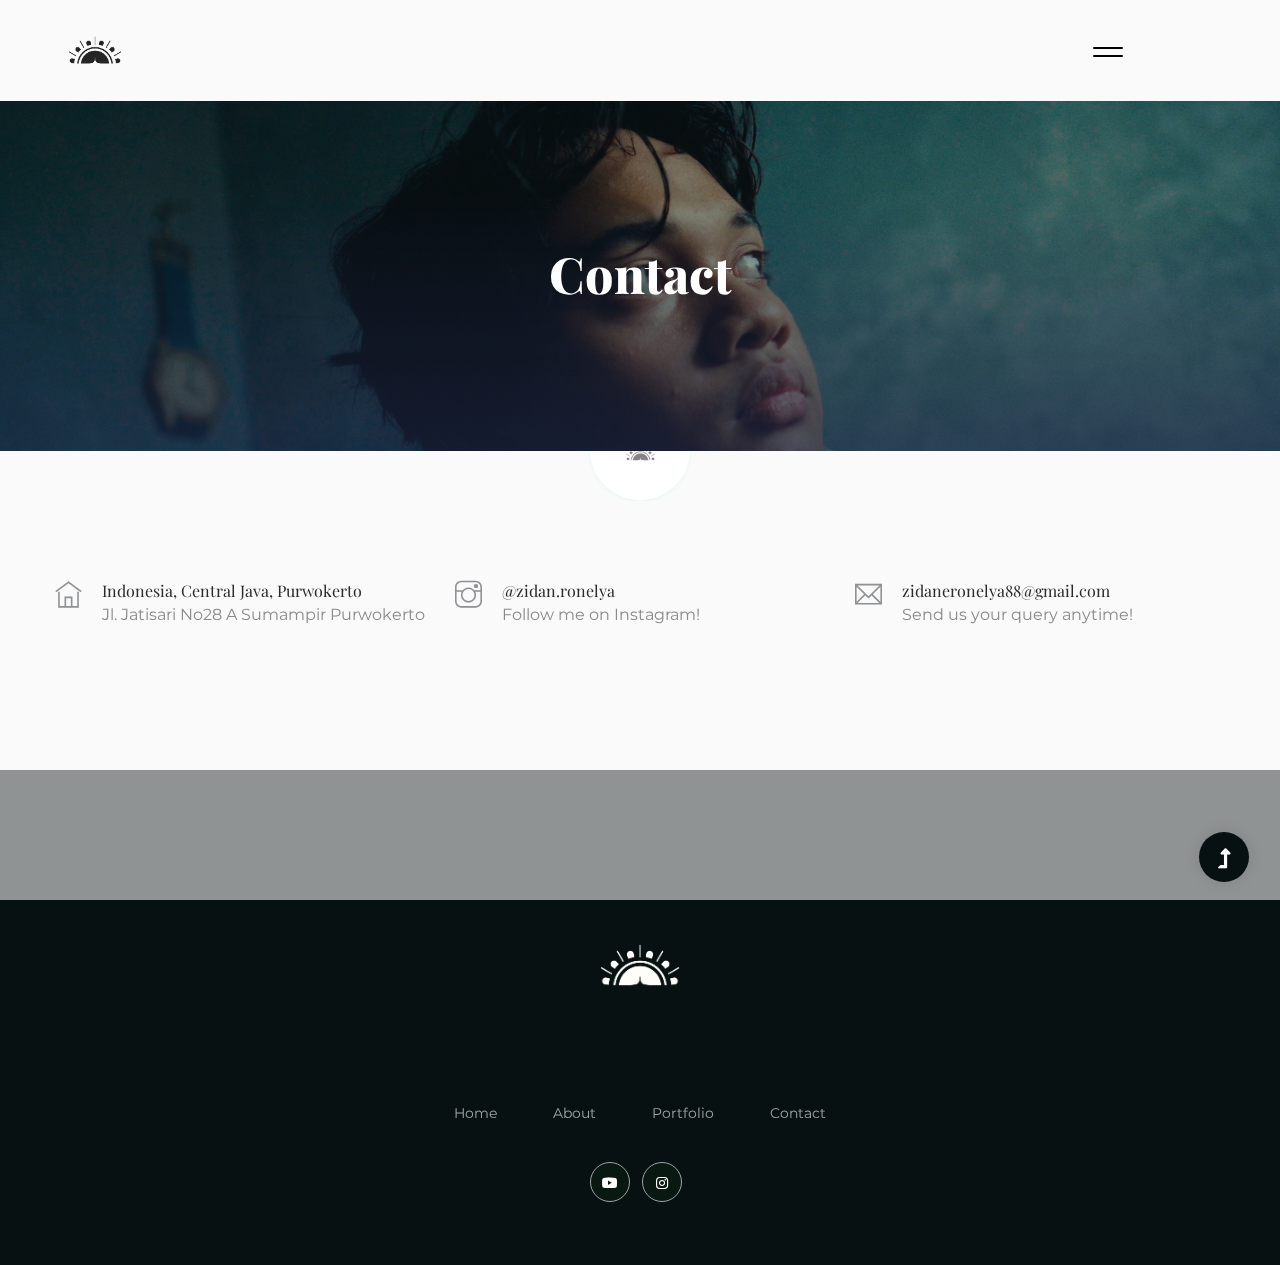
<file: contact.html>
<!doctype html>
<html class="no-js" lang="zxx">
<head>
    <meta charset="utf-8">
    <meta http-equiv="x-ua-compatible" content="ie=edge">
    <title> Zidane Ronelya | Portfolio</title>
    <meta name="description" content="">
    <meta name="viewport" content="width=device-width, initial-scale=1">
    <link rel="manifest" href="site.webmanifest">
    <link rel="shortcut icon" type="image/x-icon" href="./assets/Cinemagic Logo-05 (No Background) (2).png">
    <!-- CSS here -->
    <link rel="stylesheet" href="assets/css/bootstrap.min.css">
    <link rel="stylesheet" href="assets/css/owl.carousel.min.css">
    <link rel="stylesheet" href="assets/css/slicknav.css">
    <link rel="stylesheet" href="assets/css/flaticon.css">
    <link rel="stylesheet" href="assets/css/hamburgers.min.css">
    <link rel="stylesheet" href="assets/css/progressbar_barfiller.css">
    <link rel="stylesheet" href="assets/css/gijgo.css">
    <link rel="stylesheet" href="assets/css/animate.min.css">
    <link rel="stylesheet" href="assets/css/animated-headline.css">
    <link rel="stylesheet" href="assets/css/magnific-popup.css">
    <link rel="stylesheet" href="assets/css/fontawesome-all.min.css">
    <link rel="stylesheet" href="assets/css/themify-icons.css">
    <link rel="stylesheet" href="assets/css/slick.css">
    <link rel="stylesheet" href="assets/css/nice-select.css">
    <link rel="stylesheet" href="assets/css/style.css">
</head>
<!--? Preloader Start -->
<div id="preloader-active">
    <div class="preloader d-flex align-items-center justify-content-center">
        <div class="preloader-inner position-relative">
            <div class="preloader-circle"></div>
            <div class="preloader-img pere-text">
                <img src="./assets/Cinemagic Logo-05 (No Background) (1).png" alt="">
            </div>
        </div>
    </div>
</div>
<!-- Preloader Start -->
<header>
    <!--? Header Start -->
    <div class="header-area">
        <div class="main-header header-sticky">
            <div class="container-fluid">
                <div class="row align-items-center">
                    <!-- Logo -->
                    <div class="col-xl-2 col-lg-2 col-md-1">
                        <div class="logo">
                            <a href="index.html"><img src="./assets/Cinemagic Logo-05 (No Background) (1).png" alt="" style="width: 100px; height: auto;"></a>
                        </div>
                    </div>
                    <div class="col-xl-9 col-lg-10">
                     <div class="main-menu black-menu menu-bg-white d-none d-lg-block">
                        <div class="hamburger hamburger--collapse">
                           <div class="hamburger-box">
                              <div class="hamburger-inner"></div>
                          </div>
                      </div>
                      <nav class="hamburger-menu">
                       <ul id="navigation">
                          <li><a href="index.html">Home</a></li>
                          <li><a href="about.html">About</a></li>
                          <li><a href="portfolio.html">Portfolio</a></li>
                         
                        <li><a href="contact.html">contact</a></li>
                    </ul>
                </nav>
            </div>
        </div>
        <!-- Mobile Menu -->
        <div class="col-12">
            <div class="mobile_menu d-block d-lg-none"></div>
        </div>
    </div>
</div>
</div>
</div>
<!-- Header End -->
</header>
<main>
    <!--? Hero start-->
    <section class="slider-area slider-area2 slider-height2 d-flex align-items-center  hero-overly">
        <div class="container">
            <div class="row justify-content-center">
                <div class="col-xl-8 col-lg-11 col-md-12">
                    <div class="hero__caption hero__caption2 text-center">
                        <h2>Contact</h2>
                    </div>
                </div>
            </div>
        </div> 
    </section>
    <!-- Hero end -->
    <!--?  Contact Area start  -->
    <section class="contact-section">
        <div class="container">
            <div class="row">
                <div class="col-lg-4">
                    <div class="media contact-info">
                        <span class="contact-info__icon"><i class="ti-home"></i></span>
                        <div class="media-body">
                            <h3>Indonesia, Central Java, Purwokerto</h3>
                            <p>Jl. Jatisari No28 A Sumampir Purwokerto</p>
                        </div>
                    </div>
                </div>
                <div class="col-lg-4">
                    <div class="media contact-info">
                        <span class="contact-info__icon"><i class="ti-instagram"></i></span>
                        <div class="media-body">
                            <h3>@zidan.ronelya</h3>
                            <p>Follow me on Instagram!</p>
                        </div>
                    </div>
                </div>
                <div class="col-lg-4">
                    <div class="media contact-info">
                        <span class="contact-info__icon"><i class="ti-email"></i></span>
                        <div class="media-body">
                            <h3>zidaneronelya88@gmail.com</h3>
                            <p>Send us your query anytime!</p>
                        </div>
                    </div>
                </div>
            </div>
        </div>
    </section>       
    <!-- Contact Area End -->
</main>
<footer>
    <div class="footer-wrappper">
       <!-- Footer Start-->
       <div class="footer-area footer-padding">
        <div class="container">
            <div class="row">
                <div class="col-xl-12">
                    <div class="single-footer-caption mb-50 text-center">
                        <!-- logo -->
                        <div class="footer-logo mb-25">
                            <a href="index.html"><img src="./assets/Cinemagic Logo-05 (No Background) (2).png" alt="" style="width: 150px; height: auto;"></a>
                        </div>
                        <!-- meNU -->
                        <div class="main-menu2">
                            <nav>
                                <ul>
                                    <li><a href="index.html">Home</a></li>
                                    <li><a href="about.html">About</a></li>
                                    <li><a href="portfolio.html">Portfolio</a></li>
                                    <li><a href="contact.html">contact</a></li>
                                </ul>
                            </nav>
                        </div>
                        <!-- social -->
                        <div class="footer-social">
                            <a href="https://www.youtube.com/@zidfilms"><i class="fab fa-youtube"></i></a>
                            <a href="https://www.instagram.com/zidan.ronelya/"><i class="fab fa-instagram"></i></a>
                        </div>                        
                    </div>
                </div>
            </div>
        </div>
    </div>
          <!-- Footer End-->
      </div>
  </footer>
  
  <!-- Scroll Up -->
  <div id="back-top" >
   <a title="Go to Top" href="#"> <i class="fas fa-level-up-alt"></i></a>
</div>

<!-- JS here -->
<script src="./assets/js/vendor/modernizr-3.5.0.min.js"></script>
<!-- Jquery, Popper, Bootstrap -->
<script src="./assets/js/vendor/jquery-1.12.4.min.js"></script>
<script src="./assets/js/popper.min.js"></script>
<script src="./assets/js/bootstrap.min.js"></script>
<!-- Jquery Mobile Menu -->
<script src="./assets/js/jquery.slicknav.min.js"></script>

<!-- Jquery Slick , Owl-Carousel Plugins -->
<script src="./assets/js/owl.carousel.min.js"></script>
<script src="./assets/js/slick.min.js"></script>
<!-- One Page, Animated-HeadLin -->
<script src="./assets/js/wow.min.js"></script>
<script src="./assets/js/animated.headline.js"></script>
<script src="./assets/js/jquery.magnific-popup.js"></script>

<!-- Date Picker -->
<script src="./assets/js/gijgo.min.js"></script>
<!-- Nice-select, sticky -->
<script src="./assets/js/jquery.nice-select.min.js"></script>
<script src="./assets/js/jquery.sticky.js"></script>
<!-- Progress -->
<script src="./assets/js/jquery.barfiller.js"></script>

<!-- counter , waypoint,Hover Direction -->
<script src="./assets/js/jquery.counterup.min.js"></script>
<script src="./assets/js/waypoints.min.js"></script>
<script src="./assets/js/jquery.countdown.min.js"></script>
<script src="./assets/js/hover-direction-snake.min.js"></script>

<!-- contact js -->
<script src="./assets/js/contact.js"></script>
<script src="./assets/js/jquery.form.js"></script>
<script src="./assets/js/jquery.validate.min.js"></script>
<script src="./assets/js/mail-script.js"></script>
<script src="./assets/js/jquery.ajaxchimp.min.js"></script>

<!-- Jquery Plugins, main Jquery -->	
<script src="./assets/js/plugins.js"></script>
<script src="./assets/js/main.js"></script>

</body>
</html>
</file>
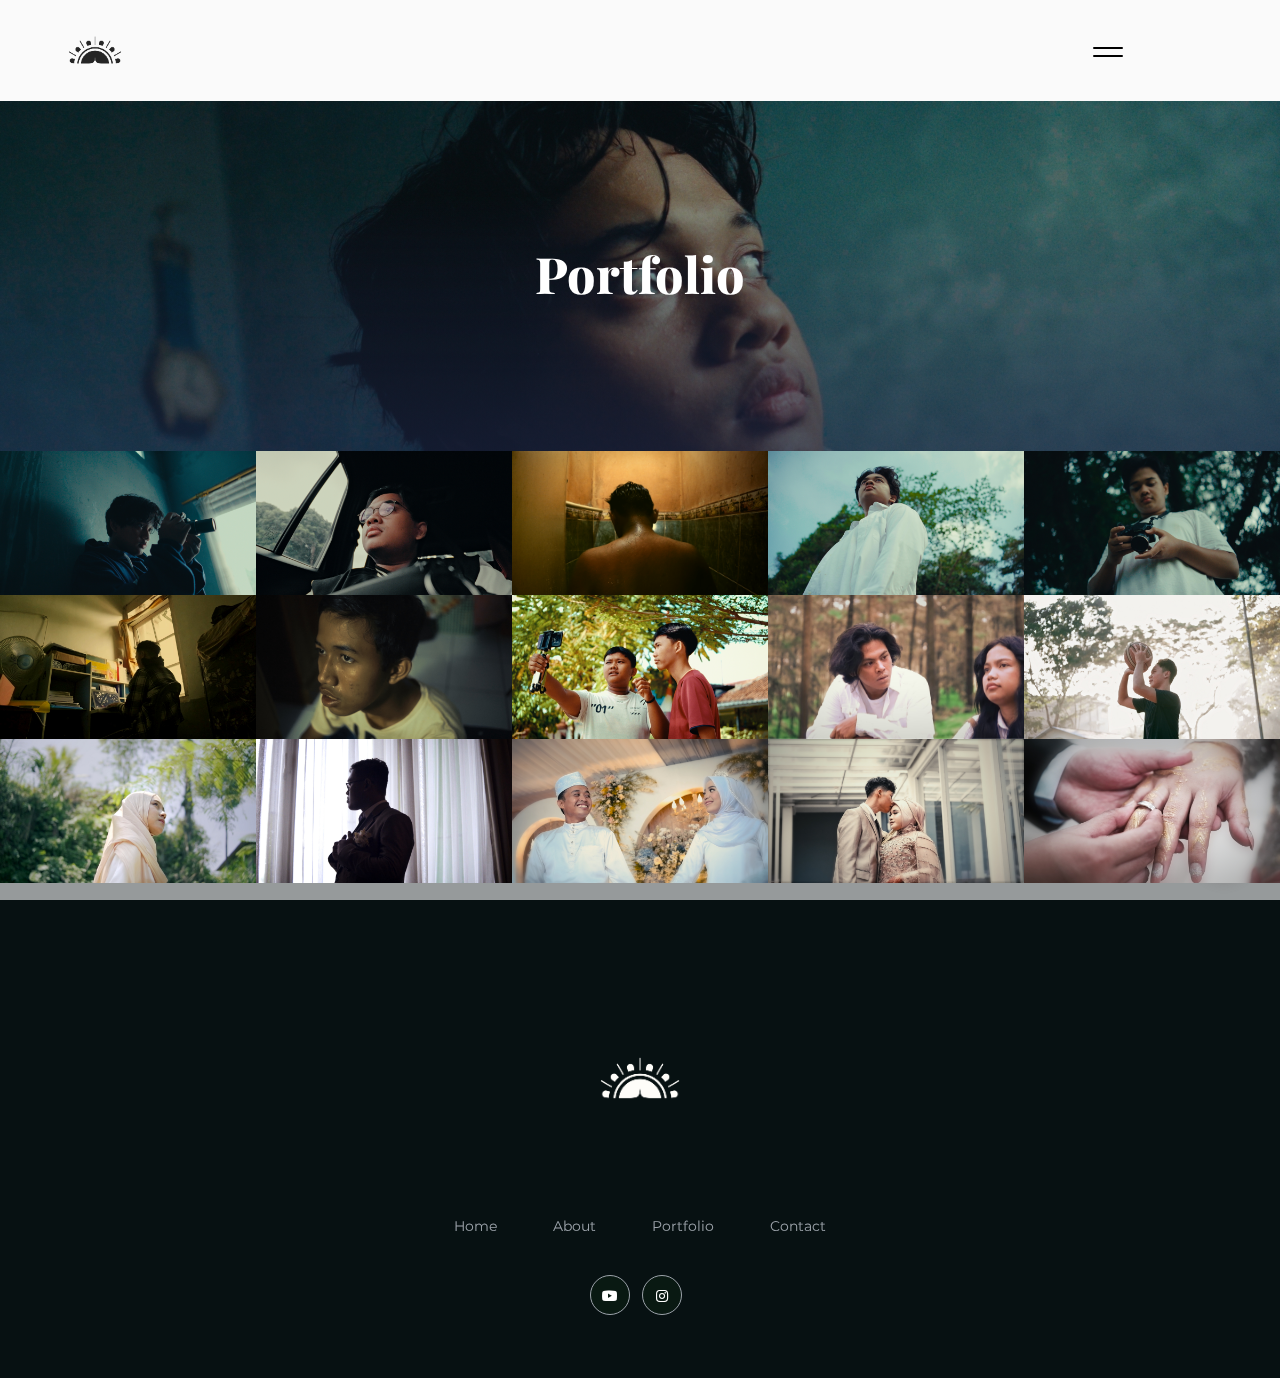
<file: portfolio.html>
<!doctype html>
<html class="no-js" lang="zxx">
<head>
    <meta charset="utf-8">
    <meta http-equiv="x-ua-compatible" content="ie=edge">
    <title> Zidane Ronelya | Portfolio</title>
    <meta name="description" content="">
    <meta name="viewport" content="width=device-width, initial-scale=1">
    <link rel="manifest" href="site.webmanifest">
    <link rel="shortcut icon" type="image/x-icon" href="./assets/Cinemagic Logo-05 (No Background) (2).png">
    <!-- CSS here -->
    <link rel="stylesheet" href="assets/css/bootstrap.min.css">
    <link rel="stylesheet" href="assets/css/owl.carousel.min.css">
    <link rel="stylesheet" href="assets/css/slicknav.css">
    <link rel="stylesheet" href="assets/css/flaticon.css">
    <link rel="stylesheet" href="assets/css/hamburgers.min.css">
    <link rel="stylesheet" href="assets/css/progressbar_barfiller.css">
    <link rel="stylesheet" href="assets/css/gijgo.css">
    <link rel="stylesheet" href="assets/css/animate.min.css">
    <link rel="stylesheet" href="assets/css/animated-headline.css">
    <link rel="stylesheet" href="assets/css/magnific-popup.css">
    <link rel="stylesheet" href="assets/css/fontawesome-all.min.css">
    <link rel="stylesheet" href="assets/css/themify-icons.css">
    <link rel="stylesheet" href="assets/css/slick.css">
    <link rel="stylesheet" href="assets/css/nice-select.css">
    <link rel="stylesheet" href="assets/css/style.css">
</head>
<body>
    <!-- ? Preloader Start -->
    <div id="preloader-active">
        <div class="preloader d-flex align-items-center justify-content-center">
            <div class="preloader-inner position-relative">
                <div class="preloader-circle"></div>
                <div class="preloader-img pere-text">
                    <img src="./assets/Cinemagic Logo-05 (No Background) (1).png" alt="">
                </div>
            </div>
        </div>
    </div>
    <!-- Preloader Start -->
    <header>
        <!--? Header Start -->
        <div class="header-area">
            <div class="main-header header-sticky">
                <div class="container-fluid">
                    <div class="row align-items-center">
                        <!-- Logo -->
                        <div class="col-xl-2 col-lg-2 col-md-1">
                            <div class="logo">
                                <a href="index.html"><img src="./assets/Cinemagic Logo-05 (No Background) (1).png" alt="" style="width: 100px; height: auto;"></a>
                            </div>
                        </div>
                        <div class="col-xl-9 col-lg-10">
                         <div class="main-menu black-menu menu-bg-white d-none d-lg-block">
                            <div class="hamburger hamburger--collapse">
                               <div class="hamburger-box">
                                  <div class="hamburger-inner"></div>
                              </div>
                          </div>
                          <nav class="hamburger-menu">
                           <ul id="navigation">
                              <li><a href="index.html">Home</a></li>
                              <li><a href="about.html">About</a></li>
                              <li><a href="portfolio.html">Portfolio</a></li>
                             
                           
                            <li><a href="contact.html">contact</a></li>
                        </ul>
                    </nav>
                </div>
            </div>
            <!-- Mobile Menu -->
            <div class="col-12">
                <div class="mobile_menu d-block d-lg-none"></div>
            </div>
        </div>
    </div>
</div>
</div>
<!-- Header End -->
</header>
<main>
    <!--? Hero start-->
    <section class="slider-area slider-area2 slider-height2 d-flex align-items-center  hero-overly">
        <div class="container">
            <div class="row justify-content-center">
                <div class="col-xl-8 col-lg-11 col-md-12">
                    <div class="hero__caption hero__caption2 text-center">
                        <h2>Portfolio</h2>
                    </div>
                </div>
            </div>
        </div> 
    </section>
    <!-- Hero end -->
    <!--? instagram-social start -->
    <div class="instagram-area fix">
        <div class="container-fluid p-0">
            <div class="row">
                <div class="col-xl-12">
                    <div class="instagram-active owl-carousel">
                        <div class="single-instagram">
                            <img src="./assets/yt video_1.14.1.jpg" alt="">
                            <a href="https://youtu.be/OuHsiW8GegI?si=a3boyTrUafzSvuCF"><i class="ti-youtube"></i></a>
                        </div>
                        <div class="single-instagram">
                            <img src="./assets/Untitled_1.4.1.jpg" alt="">
                            <a href="https://youtu.be/UXPgwMFer_E?si=U73PotpKASCbYfzx"><i class="ti-youtube"></i></a>
                        </div>
                        <div class="single-instagram">
                            <img src="./assets/Untitled_1.8.1.jpg" alt="">
                            <a href="https://youtu.be/_LRbWw0inmc?si=RZI_YEbNFki7WVZI"><i class="ti-youtube"></i></a>
                        </div>
                        <div class="single-instagram">
                            <img src="./assets/Untitled_1.9.1.jpg" alt="">
                            <a href="https://www.instagram.com/p/DBV1V8UiFF9/"><i class="ti-instagram"></i></a>
                        </div>
                        <div class="single-instagram">
                            <img src="./assets/yt video_1.4.1.jpg" alt="">
                            <a href="https://www.instagram.com/p/DAv9L7RyWzl/?img_index=1"><i class="ti-instagram"></i></a>
                        </div>
                        <div class="single-instagram">
                            <img src="./assets/Untitled_1.4.112.jpg" alt="">
                            <a href="https://www.instagram.com/p/DB6q60_iPIl/"><i class="ti-instagram"></i></a>
                        </div>
                    </div>
                </div>
            </div>
        </div>
    </div>
    <div class="instagram-area fix">
        <div class="container-fluid p-0">
            <div class="row">
                <div class="col-xl-12">
                    <div class="instagram-active owl-carousel">
                        <div class="single-instagram">
                            <img src="./assets/Untitled_1.1.9.jpg" alt="">
                            <a href="https://youtu.be/N0p5eSaSfZY?si=-h5D9GsoUmmjCcbC"><i class="ti-youtube"></i></a>
                        </div>
                        <div class="single-instagram">
                            <img src="./assets/stills_1.2.1.jpg" alt="">
                            <a href="https://youtu.be/vyGq_fdDCD8?si=nfrwCP2PzH72Jjf6"><i class="ti-youtube"></i></a>
                        </div>
                        <div class="single-instagram">
                            <img src="./assets/Untitled_1.6.1.jpg" alt="">
                            <a href="https://www.instagram.com/p/CxddhLJSxgJ/?img_index=1"><i class="ti-instagram"></i></a>
                        </div>
                        <div class="single-instagram">
                            <img src="./assets/Untitled_1.119.1.jpg" alt="">
                            <a href="https://youtu.be/aw06WrM_HxA?si=yjfqJtdfTdMEfB6K"><i class="ti-youtube"></i></a>
                        </div>
                        <div class="single-instagram">
                            <img src="./assets/Untitled_1.27.1.jpg" alt="">
                            <a href="https://youtu.be/PXuGPM1LjxA?si=iFx7NHX8rJ89zk2N"><i class="ti-youtube"></i></a>
                        </div>
                        <div class="single-instagram">
                            <img src="./assets/Untitled_1.16.1 - Copy.jpg" alt="">
                            <a href="https://youtu.be/meFJej2xZ5E?si=4HAGbNRfoj4ID14d"><i class="ti-youtube"></i></a>
                        </div>
                    </div>
                </div>
            </div>
        </div>
    </div>
    <div class="instagram-area fix">
        <div class="container-fluid p-0">
            <div class="row">
                <div class="col-xl-12">
                    <div class="instagram-active owl-carousel">
                        <div class="single-instagram">
                            <img src="./assets/Untitled_1.1.1_1.1.1.jpg" alt="">
                            <a href="https://www.instagram.com/p/C_-Ry3hPlJU/"><i class="ti-instagram"></i></a>
                        </div>
                        <div class="single-instagram">
                            <img src="./assets/Untitled_1.31.1.jpg" alt="">
                            <a href="https://www.instagram.com/p/C7niFWqpUqf/"><i class="ti-instagram"></i></a>
                        </div>
                        <div class="single-instagram">
                            <img src="./assets/Untitled_1.20.1.jpg" alt="">
                            <a href="https://www.instagram.com/p/CzA-b-dp0OT/"><i class="ti-instagram"></i></a>
                        </div>
                        <div class="single-instagram">
                            <img src="./assets/Untitled_1.23.1.jpg" alt="">
                            <a href="https://www.instagram.com/p/CyVqtbTJ1gJ/"><i class="ti-instagram"></i></a>
                        </div>
                        <div class="single-instagram">
                            <img src="./assets/Untitled_2.4.1.jpg" alt="">
                            <a href="https://www.instagram.com/p/CyDqngVpV71/"><i class="ti-instagram"></i></a>
                        </div>
                        <div class="single-instagram">
                            <img src="./assets/Untitled_1.6.11.jpg" alt="">
                            <a href="https://www.instagram.com/p/CyBi9-xJCvX/"><i class="ti-instagram"></i></a>
                        </div>
                    </div>
                </div>
            </div>
        </div>
    </div>
    <!-- instagram-social End -->
</main>
<footer>
    <div class="footer-wrappper">
       <!-- Footer Start-->
       <div class="footer-area footer-padding">
        <div class="container">
            <div class="row">
                <div class="col-xl-12">
                    <div class="single-footer-caption mb-50 text-center">
                        <!-- logo -->
                        <div class="footer-logo mb-25">
                            <a href="index.html"><img src="./assets/Cinemagic Logo-05 (No Background) (2).png" alt="" style="width: 150px; height: auto;"></a>
                        </div>
                        <!-- meNU -->
                        <div class="main-menu2">
                            <nav>
                                <ul>
                                    <li><a href="index.html">Home</a></li>
                                    <li><a href="about.html">About</a></li>
                                    <li><a href="portfolio.html">Portfolio</a></li>
                                    <li><a href="contact.html">contact</a></li>
                                </ul>
                            </nav>
                        </div>
                        <!-- social -->
                        <div class="footer-social">
                            <a href="https://www.youtube.com/@zidfilms"><i class="fab fa-youtube"></i></a>
                            <a href="https://www.instagram.com/zidan.ronelya/"><i class="fab fa-instagram"></i></a>
                        </div>                        
                    </div>
                </div>
            </div>
        </div>
    </div>
  <!-- Scroll Up -->
  <div id="back-top" >
   <a title="Go to Top" href="#"> <i class="fas fa-level-up-alt"></i></a>
</div>

<!-- JS here -->
<script src="./assets/js/vendor/modernizr-3.5.0.min.js"></script>
<!-- Jquery, Popper, Bootstrap -->
<script src="./assets/js/vendor/jquery-1.12.4.min.js"></script>
<script src="./assets/js/popper.min.js"></script>
<script src="./assets/js/bootstrap.min.js"></script>
<!-- Jquery Mobile Menu -->
<script src="./assets/js/jquery.slicknav.min.js"></script>

<!-- Jquery Slick , Owl-Carousel Plugins -->
<script src="./assets/js/owl.carousel.min.js"></script>
<script src="./assets/js/slick.min.js"></script>
<!-- One Page, Animated-HeadLin -->
<script src="./assets/js/wow.min.js"></script>
<script src="./assets/js/animated.headline.js"></script>
<script src="./assets/js/jquery.magnific-popup.js"></script>

<!-- Date Picker -->
<script src="./assets/js/gijgo.min.js"></script>
<!-- Nice-select, sticky -->
<script src="./assets/js/jquery.nice-select.min.js"></script>
<script src="./assets/js/jquery.sticky.js"></script>
<!-- Progress -->
<script src="./assets/js/jquery.barfiller.js"></script>

<!-- counter , waypoint,Hover Direction -->
<script src="./assets/js/jquery.counterup.min.js"></script>
<script src="./assets/js/waypoints.min.js"></script>
<script src="./assets/js/jquery.countdown.min.js"></script>
<script src="./assets/js/hover-direction-snake.min.js"></script>

<!-- contact js -->
<script src="./assets/js/contact.js"></script>
<script src="./assets/js/jquery.form.js"></script>
<script src="./assets/js/jquery.validate.min.js"></script>
<script src="./assets/js/mail-script.js"></script>
<script src="./assets/js/jquery.ajaxchimp.min.js"></script>

<!-- Jquery Plugins, main Jquery -->	
<script src="./assets/js/plugins.js"></script>
<script src="./assets/js/main.js"></script>

</body>
</html>
</file>
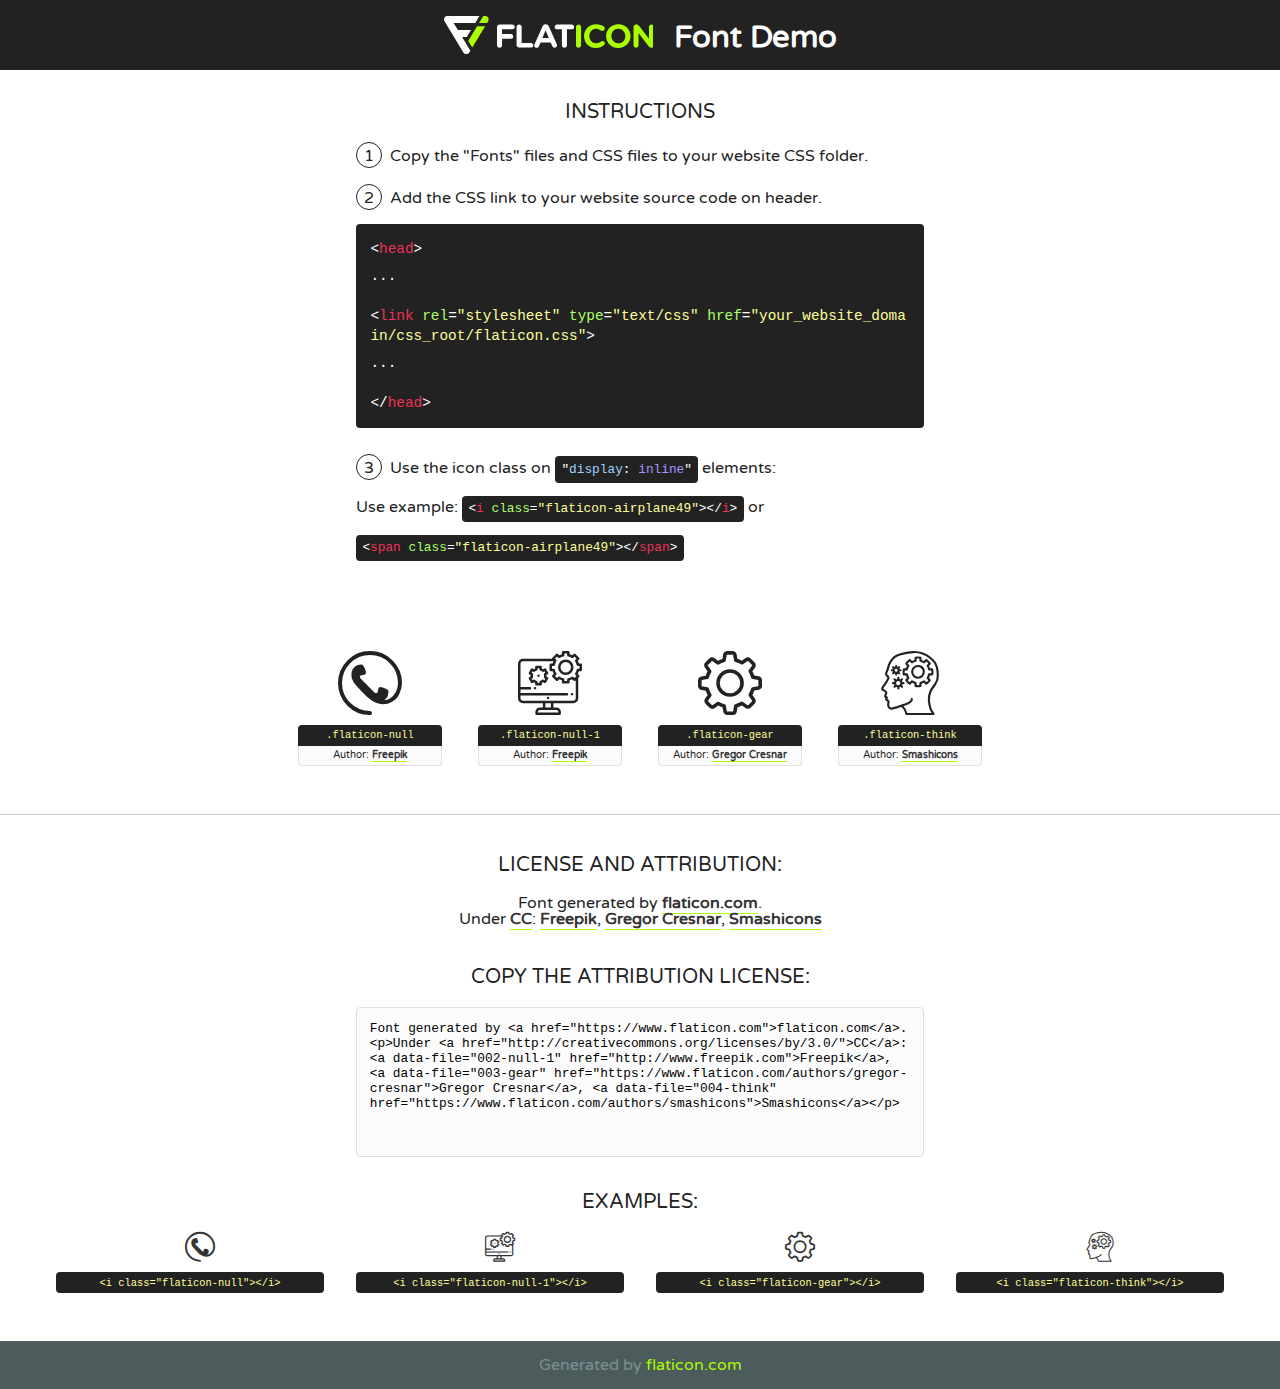
<file: assets/fonts/flaticon.html>
<!DOCTYPE html>
<!--
  Flaticon icon font: Flaticon
  Creation date: 02/06/2020 05:24
-->
<html>
<!DOCTYPE html>
<html>

<head>
    <title>Flaticon WebFont</title>
    <link href="http://fonts.googleapis.com/css?family=Varela+Round" rel="stylesheet" type="text/css" />
    <link rel="stylesheet" type="text/css" href="flaticon.css">
    <meta charset="UTF-8">
    <style>
    html, body, div, span, applet, object, iframe,
    h1, h2, h3, h4, h5, h6, p, blockquote, pre,
    a, abbr, acronym, address, big, cite, code,
    del, dfn, em, img, ins, kbd, q, s, samp,
    small, strike, strong, sub, sup, tt, var,
    b, u, i, center,
    dl, dt, dd, ol, ul, li,
    fieldset, form, label, legend,
    table, caption, tbody, tfoot, thead, tr, th, td,
    article, aside, canvas, details, embed, 
    figure, figcaption, footer, header, hgroup, 
    menu, nav, output, ruby, section, summary,
    time, mark, audio, video {
        margin: 0;
        padding: 0;
        border: 0;
        font-size: 100%;
        font: inherit;
        vertical-align: baseline;
    }
    /* HTML5 display-role reset for older browsers */
    article, aside, details, figcaption, figure, 
    footer, header, hgroup, menu, nav, section {
        display: block;
    }
    body {
        line-height: 1;
    }
    ol, ul {
        list-style: none;
    }
    blockquote, q {
        quotes: none;
    }
    blockquote:before, blockquote:after,
    q:before, q:after {
        content: '';
        content: none;
    }
    table {
        border-collapse: collapse;
        border-spacing: 0;
    }
    body {
        font-family: 'Varela Round', Helvetica, Arial, sans-serif;
        font-size: 16px;
        color: #222;
    }
    a {
        color: #333;
        border-bottom: 1px solid #a9fd00;
        font-weight: bold;
        text-decoration: none;
    }
    * {
        -moz-box-sizing: border-box;
        -webkit-box-sizing: border-box;
        box-sizing: border-box;
        margin: 0;
        padding: 0;
    }
    [class^="flaticon-"]:before, [class*=" flaticon-"]:before, [class^="flaticon-"]:after, [class*=" flaticon-"]:after {
        font-family: Flaticon;
        font-size: 30px;
        font-style: normal;
        margin-left: 20px;
        color: #333;
    }
    .wrapper {
        max-width: 600px;
        margin: auto;
        padding: 0 1em;
    }
    .title {
        font-size: 1.25em;
        text-align: center;
        margin-bottom: 1em;
        text-transform: uppercase;
    }
    header {
        text-align: center;
        background-color: #222;
        color: #fff;
        padding: 1em;
    }
    header .logo {
        width: 210px;
        height: 38px;
        display: inline-block;
        vertical-align: middle;
        margin-right: 1em;
        border: none;
    }
    header strong {
        font-size: 1.95em;
        font-weight: bold;
        vertical-align: middle;
        margin-top: 5px;
        display: inline-block;
    }
    .demo {
        margin: 2em auto;
        line-height: 1.25em;
    }
    .demo ul li {
        margin-bottom: 1em;
    }
    .demo ul li .num {
        color: #222;
        border-radius: 20px;
        display: inline-block;
        width: 26px;
        padding: 3px;
        height: 26px;
        text-align: center;
        margin-right: 0.5em;
        border: 1px solid #222;
    }
    .demo ul li code {
        background-color: #222;
        border-radius: 4px;
        padding: 0.25em 0.5em;
        display: inline-block;
        color: #fff;
        font-family: Consolas,Monaco,Lucida Console,Liberation Mono,DejaVu Sans Mono,Bitstream Vera Sans Mono,Courier New, monospace;
        font-weight: lighter;
        margin-top: 1em;
        font-size: 0.8em;
        word-break: break-all;
    }
    .demo ul li code.big {
        padding: 1em;
        font-size: 0.9em;
    }
    .demo ul li code .red {
        color: #EF3159;
    }
    .demo ul li code .green {
        color: #ACFF65;
    }
    .demo ul li code .yellow {
        color: #FFFF99;
    }
    .demo ul li code .blue {
        color: #99D3FF;
    }
    .demo ul li code .purple {
        color: #A295FF;
    }
    .demo ul li code .dots {
        margin-top: 0.5em;
        display: block;
    }
    #glyphs {
        border-bottom: 1px solid #ccc;
        padding: 2em 0;
        text-align: center;
    }
    .glyph {
        display: inline-block;
        width: 9em;
        margin: 1em;
        text-align: center;
        vertical-align: top;
        background: #FFF;
    }
    .glyph .glyph-icon {
        padding: 10px;
        display: block;
        font-family:"Flaticon";
        font-size: 64px;
        line-height: 1;
    }
    .glyph .glyph-icon:before {
        font-size: 64px;
        color: #222;
        margin-left: 0;
    }
    .class-name {
        font-size: 0.65em;
        background-color: #222;
        color: #fff;
        border-radius: 4px 4px 0 0;
        padding: 0.5em;
        color: #FFFF99;
        font-family: Consolas,Monaco,Lucida Console,Liberation Mono,DejaVu Sans Mono,Bitstream Vera Sans Mono,Courier New, monospace;
    }
    .author-name {
        font-size: 0.6em;
        background-color: #fcfcfd;
        border: 1px solid #DEDEE4;
        border-top: 0;
        border-radius: 0 0 4px 4px;
        padding: 0.5em;
    }
    .class-name:last-child {
        font-size: 10px;
        color:#888;
    }
    .class-name:last-child a {
        font-size: 10px;
        color:#555;
    }
    .class-name:last-child a:hover {
        color:#a9fd00;
    }
    .glyph > input {
        display: block;
        width: 100px;
        margin: 5px auto;
        text-align: center;
        font-size: 12px;
        cursor: text;
    }
    .glyph > input.icon-input {
        font-family:"Flaticon";
        font-size: 16px;
        margin-bottom: 10px;
    }
    .attribution .title {
        margin-top: 2em;
    }
    .attribution textarea {
        background-color: #fcfcfd;
        padding: 1em;
        border: none;
        box-shadow: none;
        border: 1px solid #DEDEE4;
        border-radius: 4px;
        resize: none;
        width: 100%;
        height: 150px;
        font-size: 0.8em;
        font-family: Consolas,Monaco,Lucida Console,Liberation Mono,DejaVu Sans Mono,Bitstream Vera Sans Mono,Courier New, monospace;
        -webkit-appearance: none;
    }
    .iconsuse {
        margin: 2em auto;
        text-align: center;
        max-width: 1200px;
    }
    .iconsuse:after {
        content: '';
        display: table;
        clear: both;
    }
    .iconsuse .image {
        float: left;
        width: 25%;
        padding: 0 1em;
    }
    .iconsuse .image p {
        margin-bottom: 1em;
    }
    .iconsuse .image span {
        display: block;
        font-size: 0.65em;
        background-color: #222;
        color: #fff;
        border-radius: 4px;
        padding: 0.5em;
        color: #FFFF99;
        margin-top: 1em;
        font-family: Consolas,Monaco,Lucida Console,Liberation Mono,DejaVu Sans Mono,Bitstream Vera Sans Mono,Courier New, monospace;
    }
    #footer {
        text-align: center;
        background-color: #4C5B5C;
        color: #7c9192;
        padding: 1em;
    }
    #footer a {
        border: none;
        color: #a9fd00;
        font-weight: normal;
    }
    @media (max-width: 960px) {
        .iconsuse .image {
            width: 50%;
        }
    }
    @media (max-width: 560px) {
        .iconsuse .image {
            width: 100%;
        }
    }
    </style>
</head>

<body class="characters-off">

    <header>
        <a href="https://www.flaticon.com" target="_blank" class="logo">
            <svg version="1.1" xmlns="http://www.w3.org/2000/svg" xmlns:xlink="http://www.w3.org/1999/xlink" xmlns:a="http://ns.adobe.com/AdobeSVGViewerExtensions/3.0/" viewBox="0 0 560.875 102.036" enable-background="new 0 0 560.875 102.036" xml:space="preserve">
                <defs>
                </defs>
                <g>
                    <g class="letters">
                        <path fill="#ffffff" d="M141.596,29.675c0-3.777,2.985-6.767,6.764-6.767h34.438c3.426,0,6.15,2.728,6.15,6.15
                        c0,3.43-2.724,6.149-6.15,6.149h-27.674v13.091h23.719c3.429,0,6.151,2.724,6.151,6.15c0,3.43-2.723,6.149-6.151,6.149h-23.719
                        v17.574c0,3.773-2.986,6.761-6.764,6.761c-3.779,0-6.764-2.989-6.764-6.761V29.675z"></path>
                        <path fill="#ffffff" d="M193.844,29.149c0-3.781,2.985-6.767,6.764-6.767c3.776,0,6.763,2.985,6.763,6.767v42.957h25.039
                        c3.426,0,6.149,2.726,6.149,6.153c0,3.425-2.723,6.15-6.149,6.15h-31.802c-3.779,0-6.764-2.986-6.764-6.768V29.149z"></path>
                        <path fill="#ffffff" d="M241.891,75.71l21.438-48.407c1.492-3.341,4.215-5.357,7.906-5.357h0.792
                        c3.686,0,6.323,2.017,7.815,5.357l21.439,48.407c0.436,0.967,0.701,1.845,0.701,2.723c0,3.602-2.809,6.501-6.414,6.501
                        c-3.161,0-5.269-1.845-6.499-4.655l-4.132-9.661h-27.059l-4.301,10.102c-1.144,2.631-3.426,4.214-6.237,4.214
                        c-3.517,0-6.24-2.81-6.24-6.325C241.1,77.64,241.451,76.677,241.891,75.71z M279.932,58.666l-8.521-20.297l-8.526,20.297H279.932
                        z"></path>
                        <path fill="#ffffff" d="M314.864,35.387H301.86c-3.429,0-6.239-2.813-6.239-6.238c0-3.429,2.811-6.24,6.239-6.24h39.533
                        c3.426,0,6.237,2.811,6.237,6.24c0,3.425-2.811,6.238-6.237,6.238h-13.001v42.785c0,3.773-2.99,6.761-6.764,6.761
                        c-3.779,0-6.764-2.989-6.764-6.761V35.387z"></path>
                        <path fill="#A9FD00" d="M352.615,29.149c0-3.781,2.985-6.767,6.767-6.767c3.774,0,6.761,2.985,6.761,6.767v49.024
                        c0,3.773-2.987,6.761-6.761,6.761c-3.781,0-6.767-2.989-6.767-6.761V29.149z"></path>
                        <path fill="#A9FD00" d="M374.132,53.836v-0.179c0-17.481,13.178-31.801,32.065-31.801c9.22,0,15.459,2.458,20.557,6.238
                        c1.402,1.054,2.637,2.985,2.637,5.357c0,3.692-2.985,6.59-6.681,6.59c-1.845,0-3.071-0.702-4.044-1.319
                        c-3.776-2.813-7.729-4.393-12.562-4.393c-10.364,0-17.831,8.611-17.831,19.154v0.173c0,10.542,7.291,19.329,17.831,19.329
                        c5.715,0,9.492-1.756,13.359-4.834c1.049-0.874,2.458-1.491,4.039-1.491c3.429,0,6.325,2.813,6.325,6.236
                        c0,2.106-1.056,3.78-2.282,4.834c-5.539,4.834-12.036,7.733-21.878,7.733C387.572,85.464,374.132,71.493,374.132,53.836z"></path>
                        <path fill="#A9FD00" d="M433.009,53.836v-0.179c0-17.481,13.79-31.801,32.766-31.801c18.981,0,32.592,14.143,32.592,31.628v0.173
                        c0,17.483-13.785,31.807-32.769,31.807C446.625,85.464,433.009,71.32,433.009,53.836z M484.224,53.836v-0.179
                        c0-10.539-7.725-19.326-18.626-19.326c-10.893,0-18.449,8.611-18.449,19.154v0.173c0,10.542,7.73,19.329,18.626,19.329
                        C476.676,72.986,484.224,64.378,484.224,53.836z"></path>
                        <path fill="#A9FD00" d="M506.233,29.321c0-3.774,2.99-6.763,6.767-6.763h1.401c3.252,0,5.183,1.583,7.029,3.953l26.093,34.265
                        V29.059c0-3.692,2.99-6.677,6.681-6.677c3.683,0,6.671,2.985,6.671,6.677v48.934c0,3.78-2.987,6.765-6.764,6.765h-0.436
                        c-3.257,0-5.188-1.581-7.034-3.953l-27.056-35.492v32.944c0,3.687-2.985,6.676-6.678,6.676c-3.683,0-6.673-2.989-6.673-6.676
                        V29.321z"></path>
                    </g>
                    <g class="insignia">
                        <path fill="#ffffff" d="M48.372,56.137h12.517l11.156-18.537H37.186L25.688,18.539h57.825L94.668,0H9.271
                        C5.925,0,2.842,1.801,1.198,4.716c-1.644,2.907-1.593,6.482,0.134,9.343l50.38,83.501c1.678,2.781,4.689,4.476,7.938,4.476
                        c3.246,0,6.257-1.695,7.935-4.476l2.898-4.804L48.372,56.137z"></path>
                        <g class="i">
                            <path fill="#A9FD00" d="M93.575,18.539h0.031v0.004l21.652,0.004l2.705-4.488c1.727-2.861,1.778-6.436,0.133-9.343
                            C116.454,1.801,113.371,0,110.026,0h-5.294L93.575,18.539z"></path>
                            <polygon fill="#A9FD00" points="88.291,27.356 64.725,66.486 75.519,84.404 109.942,27.356"></polygon>
                        </g>
                    </g>
                </g>
            </svg>
        </a>
        <strong>Font Demo</strong>
    </header>


    <section class="demo wrapper">

        <p class="title">Instructions</p>

        <ul>
            <li>
                <span class="num">1</span>Copy the "Fonts" files and CSS files to your website CSS folder.
            </li>
            <li>
                <span class="num">2</span>Add the CSS link to your website source code on header.
                <code class="big">
                    &lt;<span class="red">head</span>&gt;
                    <br/><span class="dots">...</span>
                    <br/>&lt;<span class="red">link</span> <span class="green">rel</span>=<span class="yellow">"stylesheet"</span> <span class="green">type</span>=<span class="yellow">"text/css"</span> <span class="green">href</span>=<span class="yellow">"your_website_domain/css_root/flaticon.css"</span>&gt;
                    <br/><span class="dots">...</span>
                    <br/>&lt;/<span class="red">head</span>&gt;
                </code>
            </li>

            <li>
                <p>
                    <span class="num">3</span>Use the icon class on <code>"<span class="blue">display</span>:<span class="purple"> inline</span>"</code> elements:
                    <br />
                    Use example: <code>&lt;<span class="red">i</span> <span class="green">class</span>=<span class="yellow">&quot;flaticon-airplane49&quot;</span>&gt;&lt;/<span class="red">i</span>&gt;</code> or <code>&lt;<span class="red">span</span> <span class="green">class</span>=<span class="yellow">&quot;flaticon-airplane49&quot;</span>&gt;&lt;/<span class="red">span</span>&gt;</code>
            </li>
        </ul>

    </section>




   <section id="glyphs">          
    
      
        <div class="glyph"><div class="glyph-icon flaticon-null"></div>
            <div class="class-name">.flaticon-null</div>
            <div class="author-name">Author: <a data-file="001-null" href="http://www.freepik.com">Freepik</a> </div> 
        </div>        
        
        <div class="glyph"><div class="glyph-icon flaticon-null-1"></div>
            <div class="class-name">.flaticon-null-1</div>
            <div class="author-name">Author: <a data-file="002-null-1" href="http://www.freepik.com">Freepik</a> </div> 
        </div>        
        
        <div class="glyph"><div class="glyph-icon flaticon-gear"></div>
            <div class="class-name">.flaticon-gear</div>
            <div class="author-name">Author: <a data-file="003-gear" href="https://www.flaticon.com/authors/gregor-cresnar">Gregor Cresnar</a> </div> 
        </div>        
        
        <div class="glyph"><div class="glyph-icon flaticon-think"></div>
            <div class="class-name">.flaticon-think</div>
            <div class="author-name">Author: <a data-file="004-think" href="https://www.flaticon.com/authors/smashicons">Smashicons</a> </div> 
        </div>        
        

    </section>



    <section class="attribution wrapper"   style="text-align:center;">

      <div class="title">License and attribution:</div><div class="attrDiv">Font generated by <a href="https://www.flaticon.com">flaticon.com</a>. <div><p>Under <a href="http://creativecommons.org/licenses/by/3.0/">CC</a>: <a data-file="002-null-1" href="http://www.freepik.com">Freepik</a>, <a data-file="003-gear" href="https://www.flaticon.com/authors/gregor-cresnar">Gregor Cresnar</a>, <a data-file="004-think" href="https://www.flaticon.com/authors/smashicons">Smashicons</a></p>  </div>
      </div>
      <div class="title">Copy the Attribution License:</div>

    <textarea onclick="this.focus();this.select();">Font generated by &lt;a href=&quot;https://www.flaticon.com&quot;&gt;flaticon.com&lt;/a&gt;. <p>Under <a href="http://creativecommons.org/licenses/by/3.0/">CC</a>: <a data-file="002-null-1" href="http://www.freepik.com">Freepik</a>, <a data-file="003-gear" href="https://www.flaticon.com/authors/gregor-cresnar">Gregor Cresnar</a>, <a data-file="004-think" href="https://www.flaticon.com/authors/smashicons">Smashicons</a></p>  
     </textarea>

    </section>

    <section class="iconsuse">

          <div class="title">Examples:</div>            
             
            <div class="image">
                <p>
                    <i class="glyph-icon flaticon-null"></i> 
                    <span>&lt;i class=&quot;flaticon-null&quot;&gt;&lt;/i&gt;</span>
                </p>
            </div>
            
            <div class="image">
                <p>
                    <i class="glyph-icon flaticon-null-1"></i> 
                    <span>&lt;i class=&quot;flaticon-null-1&quot;&gt;&lt;/i&gt;</span>
                </p>
            </div>
            
            <div class="image">
                <p>
                    <i class="glyph-icon flaticon-gear"></i> 
                    <span>&lt;i class=&quot;flaticon-gear&quot;&gt;&lt;/i&gt;</span>
                </p>
            </div>
            
            <div class="image">
                <p>
                    <i class="glyph-icon flaticon-think"></i> 
                    <span>&lt;i class=&quot;flaticon-think&quot;&gt;&lt;/i&gt;</span>
                </p>
            </div>
                       
        </div>
                            
    </section>

<div id="footer">
    <div>Generated by <a href="https://www.flaticon.com">flaticon.com</a>
    </div>
</div>



</body>
</html>
</file>
<file: assets/css/flaticon.css>
/*
  	Flaticon icon font: Flaticon
  	Creation date: 02/06/2020 05:24
  	*/

@font-face {
  font-family: "Flaticon";
  src: url("../fonts/Flaticon.eot");
  src: url("../fonts/Flaticon.eot?#iefix") format("embedded-opentype"),
       url("../fonts/Flaticon.woff2") format("woff2"),
       url("../fonts/Flaticon.woff") format("woff"),
       url("../fonts/Flaticon.ttf") format("truetype"),
       url("../fonts/Flaticon.svg#Flaticon") format("svg");
  font-weight: normal;
  font-style: normal;
}

@media screen and (-webkit-min-device-pixel-ratio:0) {
  @font-face {
    font-family: "Flaticon";
    src: url("../fonts/Flaticon.svg#Flaticon") format("svg");
  }
}

[class^="flaticon-"]:before, [class*=" flaticon-"]:before,
[class^="flaticon-"]:after, [class*=" flaticon-"]:after {   
  font-family: Flaticon;
font-style: normal;
}

.flaticon-null:before { content: "\f100"; }
.flaticon-null-1:before { content: "\f101"; }
.flaticon-gear:before { content: "\f102"; }
.flaticon-think:before { content: "\f103"; }
</file>
<file: assets/css/progressbar_barfiller.css>
/* Custom Code skills */
.single-skill{
  display: flex;
}

.single-skill span {
	color: #79838b;
	font-size: 13px;
	font-weight: 300;
	letter-spacing: 0;
	margin-bottom: 14px;
	display: block;
}
.single-skill .bar-progress {
	width: 100%;
}
.single-skill .bar-title {
  width: 20%;
  margin-bottom: 19px;
}

.skills-content {
  padding-top: 200px;
  padding-left: 70px;
}

.skills-shape-bg {
  height: 651px;
  width: 868px;
  position: absolute;
  content: "";
  border: 2px solid #4d4d4d;
  left: 40%;
  top: 255px;
}

.skills-shape-bg::before {
  position: absolute;
  content: "";
  height: 465px;
  width: 300px;
  border: 2px solid #4d4d4d;
  left: -35%;
  top: 50%;
  transform: translateY(-50%);
  border-right: 0;
}



/* Default */
.barfiller {
	width: 100%;
	height: 10px;
	background: #f6f9fc;
  position: relative;
  border-radius: 5px;
}

.barfiller .fill {
  display: block;
  position: relative;
  width: 0px;
  height: 100%;
  background: #333;
  z-index: 1;
  border-radius: 5px;
}

.barfiller .tipWrap { display: none; }

.barfiller .tip {
  margin-top: -28px;
  padding: 2px 4px;
  font-size: 16px;
  color: #09cc7f;
  left: 0px;
  position: absolute;
  z-index: 2;
  background: transparent;
  font-weight: 800;
}

.barfiller .tip:after {
  border: solid;
  border-color: rgba(0,0,0,.8) transparent;
  border-width: 6px 6px 0 6px;
  content: "";
  display: block;
  position: absolute;
  left: 9px;
  top: 100%;
  z-index: 9;
  display: none;
  
}
</file>
<file: assets/css/gijgo.css>
.gj-button {
    background-color: #f5f5f5;
    border: 1px solid #ddd;
    color: #000;
    border-radius: 3px;
    padding: 6px 10px;
    cursor: pointer;
}

.gj-unselectable {
    -webkit-touch-callout: none;
    -webkit-user-select: none;
    -khtml-user-select: none;
    -moz-user-select: none;
    -ms-user-select: none;
    user-select: none;
}

.gj-row {
    display: -webkit-box;
    display: -ms-flexbox;
    display: flex;
    -ms-flex-wrap: wrap;
    flex-wrap: wrap;
}

.gj-margin-left-5 {
    margin-left: 5px;
}

.gj-margin-left-10 {
    margin-left: 10px;
}

.gj-width-full {
    width: 100%;
}

.gj-cursor-pointer {
    cursor: pointer;
}

.gj-text-align-center {
    text-align: center;
}

.gj-font-size-16 {
    font-size: 16px;
}

.gj-hidden {
    display: none;
}

/** Material Design */
.gj-button-md {
    background: 0 0;
    border: none;
    border-radius: 2px;
    color: rgba(0, 0, 0, 0.87);
    position: relative;
    height: 36px;
    margin: 0;
    min-width: 64px;
    padding: 0 16px;
    display: inline-block;
    font-family: "Roboto","Helvetica","Arial",sans-serif;
    font-size: 1rem;
    font-weight: 500;
    text-transform: uppercase;
    letter-spacing: 0;
    overflow: hidden;
    will-change: box-shadow;
    transition: box-shadow .2s cubic-bezier(.4,0,1,1),background-color .2s cubic-bezier(.4,0,.2,1),color .2s cubic-bezier(.4,0,.2,1);
    outline: none;
    cursor: pointer;
    text-decoration: none;
    text-align: center;
    line-height: 36px;
    vertical-align: middle;
    overflow: hidden;
    -webkit-user-select: none;
    -moz-user-select: none;
    -ms-user-select: none;
    user-select: none;
}

.gj-button-md:hover {
    background-color: rgba(158,158,158,.2);
}

.gj-button-md:disabled {
    color: rgba(0,0,0,.26);
    background: 0 0;
}

.gj-button-md .material-icons,
.gj-button-md .gj-icon {
    vertical-align: middle;
    /*font-size: 1.3rem;
    margin-right: 4px;*/
}

.gj-button-md.gj-button-md-icon {
    width: 24px;
    height: 31px;
    min-width: 24px;
    padding: 0px;
    display: table;
}

.gj-button-md.gj-button-md-icon .material-icons,
.gj-button-md.gj-button-md-icon .gj-icon {
    display: table-cell;
    margin-right: 0px;
    width: 24px;
    height: 24px;
}

.gj-button-md.active {
    background-color: rgba(158,158,158,.4);
}

.gj-button-md-group {
    position: relative;
    display: inline-block;
    vertical-align: middle;
}
.gj-textbox-md {
	/* border: none; */
	/* border-bottom: 1px solid rgba(0,0,0,.42); */
	display: block;
	font-family: "Helvetica","Arial",sans-serif;
	font-size: 16px;
	line-height: 16px;
	/* padding: 4px 0px; */
	margin: 0;
	/* width: 100%; */
	background: 0 0;
	/* text-align: ; */
	color: rgba(0,0,0,.87);
	padding-left: 44px;
	border: 1px solid #dca73a;
	/* padding: 15px 15px; */
	/* text-align: center; */
	width: 177px;
	height: 55px;
	border-radius: 5px;
}
.gj-textbox-md:focus,
.gj-textbox-md:active {
    /* border-bottom: 2px solid rgba(0,0,0,.42); */
    outline: none;
}

.gj-textbox-md::placeholder {
    color: #8e8e8e;
}

.gj-textbox-md:-ms-input-placeholder {
    color: #8e8e8e;
}

.gj-textbox-md::-ms-input-placeholder {
    color: #8e8e8e;
}

.gj-md-spacer-24 {
    min-width: 24px;
    width: 24px;
    display: inline-block;
}

.gj-md-spacer-32 {
    min-width: 32px;
    width: 32px;
    display: inline-block;
}

.gj-modal {
    position: fixed;
    top: 0;
    right: 0;
    bottom: 0;
    left: 0;
    z-index: 1203;
    display: none;
    overflow: hidden;
    -webkit-overflow-scrolling: touch;
    outline: 0;
    background-color: rgba(0, 0, 0, 0.54118);
    transition: 200ms ease opacity;
    will-change: opacity;
}

/* List */
ul.gj-list li [data-role="wrapper"] {
    display: table;
    width: 100%;
}

ul.gj-list li [data-role="checkbox"] {
    display: table-cell;
    vertical-align:middle;
    text-align:center;
}

ul.gj-list li [data-role="image"] {
    display: table-cell;
    vertical-align:middle;
    text-align:center;
}

ul.gj-list li [data-role="display"] {
    display: table-cell;
    vertical-align:middle;
    cursor: pointer;
}

ul.gj-list li [data-role="display"]:empty:before {
  content: "\200b"; /* unicode zero width space character */
}

/* List - Bootstrap */
ul.gj-list-bootstrap {
    padding-left: 0px;
    margin-bottom: 0px;
}

ul.gj-list-bootstrap li {
    padding: 0px;
}

ul.gj-list-bootstrap li [data-role="wrapper"] {
    padding: 0px 10px;
}

ul.gj-list-bootstrap li [data-role="checkbox"] {
    width: 24px;
    padding: 3px;
}

ul.gj-list-bootstrap li [data-role="image"] {
    width: 24px;
    height: 24px;
}

ul.gj-list-bootstrap li [data-role="display"] {
    padding: 8px 0px 8px 4px;
}

.list-group-item.active ul li, .list-group-item.active:focus ul li, .list-group-item.active:hover ul li {
    text-shadow: none;
    color:initial;
}

/* List - Material Design */
ul.gj-list-md {
    padding: 0px;
    list-style: none;
    list-style-type: none;
    line-height: 24px;
    letter-spacing: 0;
    color: #616161; /* Gray 700 */
}

ul.gj-list-md li {
    display: list-item;
    list-style-type: none;
    padding: 0px;
    min-height: unset;
    box-sizing: border-box;
    align-items: center;
    cursor: default;
    overflow: hidden;

    font-family: "Roboto","Helvetica","Arial",sans-serif;
    font-size: 16px;
    font-weight: 400;
    letter-spacing: .04em;
    line-height: 1;
    
    -webkit-flex-direction: row;
    -ms-flex-direction: row;
    flex-direction: row;
    -webkit-flex-wrap: nowrap;
    -ms-flex-wrap: nowrap;
    flex-wrap: nowrap;
}

ul.gj-list-md li [data-role="checkbox"] {
    height: 24px;
    width: 24px;
}

ul.gj-list-md li [data-role="image"] {
    height: 24px;
    width: 24px;
}

ul.gj-list-md li [data-role="display"] {
    padding: 8px 0px 8px 5px;
    order: 0;
    flex-grow: 2;
    text-decoration: none;
    box-sizing: border-box;
    align-items: center;
    text-align: left;
    color: rgba(0,0,0,.87);
}

ul.gj-list-md li.disabled>[data-role="wrapper"]>[data-role="display"] {
    color: #9E9E9E; /* Gray 500 */
}

.gj-list-md-active {
    background: #e0e0e0;
    color: #3f51b5;
}


/* Picker */
.gj-picker {
    position: absolute;
    z-index: 1203;
    background-color: #fff;
}

.gj-picker .selected {
    color: #fff;
}

/* Material Design */
.gj-picker-md {
    font-family: "Roboto","Helvetica","Arial",sans-serif;
    font-size: 16px;
    font-weight: 400;
    letter-spacing: .04em;
    line-height: 1;
    color: rgba(0,0,0,.87);
    border: 1px solid #E0E0E0;
}

.gj-modal .gj-picker-md {
    border: 0px;
}

.gj-picker-md [role="header"] {
    color: rgba(255, 255, 255, 0.54);
    display: flex;
    background: #2196f3;
    align-items: baseline;
    user-select: none;
    justify-content: center;
}

.gj-picker-md [role="footer"] {
    float: right;
    padding: 10px;
}

.gj-picker-md [role="footer"] button.gj-button-md {
    color: #2196f3;
    font-weight: bold;
    font-size: 13px;
}

/* Bootstrap */
.gj-picker-bootstrap {
    border-radius: 4px;
    border: 1px solid #E0E0E0;
}

.gj-picker-bootstrap .selected {
    color: #888;
}

.gj-picker-bootstrap [role="header"] {
    background: #eee;
    color: #AAA;
}
@font-face {
    font-family: 'gijgo-material';
    src: url('../fonts/gijgo-material.eot?235541');
    src: url('../fonts/gijgo-material.eot?235541#iefix') format('embedded-opentype'), url('../fonts/gijgo-material.ttf?235541') format('truetype'), url('../fonts/gijgo-material.woff?235541') format('woff'), url('../fonts/gijgo-material.svg?235541#gijgo-material') format('svg');
    font-weight: normal;
    font-style: normal;
}

.gj-icon {
    /* use !important to prevent issues with browser extensions that change fonts */
    font-family: 'gijgo-material' !important;
    font-size: 24px;
    speak: none;
    font-style: normal;
    font-weight: normal;
    font-variant: normal;
    text-transform: none;
    line-height: 1;
    /* Enable Ligatures ================ */
    letter-spacing: 0;
    -webkit-font-feature-settings: "liga";
    -moz-font-feature-settings: "liga=1";
    -moz-font-feature-settings: "liga";
    -ms-font-feature-settings: "liga" 1;
    font-feature-settings: "liga";
    -webkit-font-variant-ligatures: discretionary-ligatures;
    font-variant-ligatures: discretionary-ligatures;
    /* Better Font Rendering =========== */
    -webkit-font-smoothing: antialiased;
    -moz-osx-font-smoothing: grayscale;
}

.gj-icon.undo:before {
    content: "\e900";
}

.gj-icon.vertical-align-top:before {
    content: "\e901";
}

.gj-icon.vertical-align-center:before {
    content: "\e902";
}

.gj-icon.vertical-align-bottom:before {
    content: "\e903";
}

.gj-icon.arrow-dropup:before {
    content: "\e904";
}

.gj-icon.clock:before {
    content: "\e905";
}

.gj-icon.refresh:before {
    content: "\e906";
}

.gj-icon.last-page:before {
    content: "\e907";
}

.gj-icon.first-page:before {
    content: "\e908";
}

.gj-icon.cancel:before {
    content: "\e909";
}

.gj-icon.clear:before {
    content: "\e90a";
}

.gj-icon.check-circle:before {
    content: "\e90b";
}

.gj-icon.delete:before {
    content: "\e90c";
}

.gj-icon.arrow-upward:before {
    content: "\e90d";
}

.gj-icon.arrow-forward:before {
    content: "\e90e";
}

.gj-icon.arrow-downward:before {
    content: "\e90f";
}

.gj-icon.arrow-back:before {
    content: "\e910";
}

.gj-icon.list-numbered:before {
    content: "\e911";
}

.gj-icon.list-bulleted:before {
    content: "\e912";
}

.gj-icon.indent-increase:before {
    content: "\e913";
}

.gj-icon.indent-decrease:before {
    content: "\e914";
}

.gj-icon.redo:before {
    content: "\e915";
}

.gj-icon.align-right:before {
    content: "\e916";
}

.gj-icon.align-left:before {
    content: "\e917";
}

.gj-icon.align-justify:before {
    content: "\e918";
}

.gj-icon.align-center:before {
    content: "\e919";
}

.gj-icon.strikethrough:before {
    content: "\e91a";
}

.gj-icon.italic:before {
    content: "\e91b";
}

.gj-icon.underlined:before {
    content: "\e91c";
}

.gj-icon.bold:before {
    content: "\e91d";
}

.gj-icon.arrow-dropdown:before {
    content: "\e91e";
}

.gj-icon.done:before {
    content: "\e91f";
}

.gj-icon.pencil:before {
    content: "\e920";
}

.gj-icon.minus:before {
    content: "\e921";
}

.gj-icon.plus:before {
    content: "\e922";
}

.gj-icon.chevron-up:before {
    content: "\e923";
}

.gj-icon.chevron-right:before {
    content: "\e924";
}

.gj-icon.chevron-down:before {
    content: "\e925";
}

.gj-icon.chevron-left:before {
    content: "\e926";
}

.gj-icon.event:before {
    content: "\e927";
}
.gj-draggable {
    cursor: move;
}
.gj-resizable-handle {
    position: absolute;
    font-size: 0.1px;
    display: block;
    -ms-touch-action: none;
    touch-action: none;
    z-index: 1203;
}

.gj-resizable-n {
    cursor: n-resize;
    height: 7px;
    width: 100%;
    top: -5px;
    left: 0;
}
.gj-resizable-e {
    cursor: e-resize;
    width: 7px;
    right: -5px;
    top: 0;
    height: 100%;
}
.gj-resizable-s {
    cursor: s-resize;
    height: 7px;
    width: 100%;
    bottom: -5px;
    left: 0;
}
.gj-resizable-w {
	cursor: w-resize;
	width: 7px;
	left: -5px;
	top: 0;
	height: 100%;
}
.gj-resizable-se {
	cursor: se-resize;
	width: 12px;
	height: 12px;
	right: 1px;
	bottom: 1px;
}
.gj-resizable-sw {
	cursor: sw-resize;
	width: 9px;
	height: 9px;
	left: -5px;
	bottom: -5px;
}
.gj-resizable-nw {
	cursor: nw-resize;
	width: 9px;
	height: 9px;
	left: -5px;
	top: -5px;
}
.gj-resizable-ne {
	cursor: ne-resize;
	width: 9px;
	height: 9px;
	right: -5px;
	top: -5px;
}

.gj-dialog-footer {
    position: absolute;
    bottom: 0px;
    width: 100%;
    margin-top: 0px;
}

.gj-dialog-scrollable [data-role="body"] {
    overflow-x: hidden;
    overflow-y: scroll;
}

/** Bootstrap 3 **/
.gj-dialog-bootstrap {
    overflow: hidden;
    z-index: 1202;
}

.gj-dialog-bootstrap [data-role="title"] {
    display: inline;
}
.gj-dialog-bootstrap [data-role="close"] {
    line-height: 1.42857143;
}

/** Bootstrap 4 **/
.gj-dialog-bootstrap4 {
    overflow: hidden;
    z-index: 1202;
}

.gj-dialog-bootstrap4 [data-role="title"] {
    display: inline;
}
.gj-dialog-bootstrap4 [data-role="close"] {
    line-height: 1.5;
}

/** Material Design **/
.gj-dialog-md {
    background-color: #FFF;
    overflow: hidden;
    border: none;
    box-shadow: 0 11px 15px -7px rgba(0,0,0,.2), 0 24px 38px 3px rgba(0,0,0,.14), 0 9px 46px 8px rgba(0,0,0,.12);
    box-sizing: border-box;
    position: relative;
    display: -webkit-box;
    display: -webkit-flex;
    display: -ms-flexbox;
    display: flex;
    -webkit-box-orient: vertical;
    -webkit-box-direction: normal;
    -webkit-flex-direction: column;
    -ms-flex-direction: column;
    flex-direction: column;
    -webkit-background-clip: padding-box;
    background-clip: padding-box;
    outline: 0;
    z-index: 1202;
}

.gj-dialog-md-header {
    padding: 24px 24px 0px 24px;
    font-family: "Roboto","Helvetica","Arial",sans-serif;
}

.gj-dialog-md-title {
    margin: 0;
    font-weight: 400;
    display: inline;
    line-height: 28px;
    font-size: 20px;
}

.gj-dialog-md-close {
    -webkit-appearance: none;
    padding: 0;
    cursor: pointer;
    background: 0 0;
    border: 0;
    float: right;
    line-height: 28px;
    font-size: 28px;
}

.gj-dialog-md-body {
    padding: 20px 24px 24px 24px;
    color: rgba(0,0,0,.54);
    font-family: "Helvetica","Arial",sans-serif;
    font-size: 14px;
    font-weight: 400;
    line-height: 20px;
}

.gj-dialog-md-footer {
    padding: 8px 8px 8px 24px;
    display: -webkit-flex;
    display: -ms-flexbox;
    display: flex;
    -webkit-flex-direction: row-reverse;
    -ms-flex-direction: row-reverse;
    flex-direction: row-reverse;
    -webkit-flex-wrap: wrap;
    -ms-flex-wrap: wrap;
    flex-wrap: wrap;

    box-sizing: border-box;
}

.gj-dialog-md-footer>*:first-child {
    margin-right: 0;
}

.gj-dialog-md-footer>* {
    margin-right: 8px;
    height: 36px;
}
DIV.gj-grid-wrapper {
    margin: auto;
    position: relative;
    clear:both;
    z-index: 1;
}

TABLE.gj-grid {
    margin: auto;    
    border-collapse: collapse;
    width: 100%;
    table-layout: fixed;
}

TABLE.gj-grid THEAD TH [data-role="selectAll"] {
    margin: auto;
}

TABLE.gj-grid THEAD TH [data-role="title"] {
    display: inline-block;
}

TABLE.gj-grid THEAD TH [data-role="sorticon"] {
    display: inline-block;
}

TABLE.gj-grid THEAD TH {
    overflow: hidden;
    text-overflow: ellipsis;
}

TABLE.gj-grid.autogrow-header-row THEAD TH {
    overflow: auto;
    text-overflow: initial;
    white-space: pre-wrap;
    -ms-word-break: break-word;
    word-break: break-word;
}

TABLE.gj-grid > tbody > tr > td {
    overflow: hidden;
    position: relative;
}

table.gj-grid tbody div[data-role="display"] {
    vertical-align: middle;
    text-indent: 0;
    white-space: pre-wrap;
    -ms-word-break: break-word;
    word-break: break-word;
}

table.gj-grid.fixed-body-rows tbody div[data-role="display"] {
    overflow: hidden;
    text-overflow: ellipsis;
    white-space: nowrap;
    -ms-word-break: initial;
    word-break: initial;
}

table.gj-grid tfoot DIV[data-role="display"] {
    vertical-align: middle;
    text-indent: 0;
    display: flex;
}

TABLE.gj-grid .fa {
    padding: 2px;
}

TABLE.gj-grid > tbody > tr > td > div {
    padding: 2px;
    overflow: hidden;
}

DIV.gj-grid-wrapper DIV.gj-grid-loading-cover
{
    background: #BBBBBB;
    opacity: 0.5;
    position: absolute;
    vertical-align: middle;
}

DIV.gj-grid-wrapper DIV.gj-grid-loading-text
{
    position: absolute;
    font-weight: bold;
}

/* Bootstrap Theme */
table.gj-grid-bootstrap thead th {
    background-color: #f5f5f5;
    vertical-align:middle;
}

table.gj-grid-bootstrap thead th [data-role="sorticon"] {
    margin-left: 5px;
}

table.gj-grid-bootstrap thead th [data-role="sorticon"] i.gj-icon,
table.gj-grid-bootstrap thead th [data-role="sorticon"] i.material-icons {
    position: absolute;
    font-size: 20px;
    top: 15px;
}

table.gj-grid-bootstrap tbody tr td div[data-role="display"] {
    padding: 0px;
}

.gj-grid-bootstrap-4 .gj-checkbox-bootstrap {
    display: inline-block;
    padding-top: 2px;
}

.gj-grid-bootstrap-4 tbody tr.active {
    background-color: rgba(0,0,0,.075);
}

/* Material Design Theme */
.gj-grid-md {
    position: relative;
    border: 1px solid #e0e0e0;
    border-collapse: collapse;
    white-space: nowrap;
    font-size: 13px;
    font-family: "Roboto","Helvetica","Arial",sans-serif;
    background-color: #fff;
}

.gj-grid-md td:first-of-type, .gj-grid-md th:first-of-type {
    padding-left: 24px;
}

.gj-grid-md th {
    position: relative;
    vertical-align: bottom;
    font-weight: 700;
    line-height: 31px;
    letter-spacing: 0;
    height: 56px;
    font-size: 12px;
    color: rgba(0,0,0,.54);
    padding-bottom: 8px;
    box-sizing: border-box;
    padding: 12px 18px;
    text-align: right;
}

.gj-grid-md td {
    position: relative;
    height: 48px;
    border-top: 1px solid #e0e0e0;
    border-bottom: 1px solid #e0e0e0;
    padding: 12px 18px;
    box-sizing: border-box;
    text-align: left;
    color: rgba(0,0,0,.87);
}

.gj-grid-md tbody tr {
    position: relative;
    height: 48px;
    transition-duration: .28s;
    transition-timing-function: cubic-bezier(.4,0,.2,1);
    transition-property: background-color;
}

.gj-grid-md tbody tr:hover {
    background-color: #EEEEEE; /* Gray 200 */
}

.gj-grid-md tbody tr.gj-grid-md-select {
    background-color: #F5F5F5; /* Grey 100 */
}


table.gj-grid-md thead th [data-role="sorticon"] {
    margin-left: 5px;
}

table.gj-grid-md thead th [data-role="sorticon"] i.gj-icon,
table.gj-grid-md thead th [data-role="sorticon"] i.material-icons {
    position: absolute;
    font-size: 16px;
    top: 19px;
}

table.gj-grid-md thead th.gj-grid-select-all {
    padding-bottom: 3px;
}
/* Hide all prioritized columns by default */
@media only all {
	th.display-1120,
	td.display-1120,
	th.display-960,
	td.display-960,
	th.display-800,
	td.display-800,
	th.display-640,
	td.display-640,
	th.display-480,
	td.display-480,
	th.display-320,
	td.display-320 {
		display: none;
	}
}

/* Show at 320px (20em x 16px) */
@media screen and (min-width: 20em) {
	TABLE.gj-grid-bootstrap th.display-320,
	TABLE.gj-grid-bootstrap td.display-320 {
		display: table-cell;
	}
}
/* Show at 480px (30em x 16px) */
@media screen and (min-width: 30em) {
	TABLE.gj-grid-bootstrap th.display-480,
	TABLE.gj-grid-bootstrap td.display-480 {
		display: table-cell;
	}
}
/* Show at 640px (40em x 16px) */
@media screen and (min-width: 40em) {
	TABLE.gj-grid-bootstrap th.display-640,
	TABLE.gj-grid-bootstrap td.display-640 {
		display: table-cell;
	}
}
/* Show at 800px (50em x 16px) */
@media screen and (min-width: 50em) {
	TABLE.gj-grid-bootstrap th.display-800,
	TABLE.gj-grid-bootstrap td.display-800 {
		display: table-cell;
	}
}
/* Show at 960px (60em x 16px) */
@media screen and (min-width: 60em) {
	TABLE.gj-grid-bootstrap th.display-960,
	TABLE.gj-grid-bootstrap td.display-960 {
		display: table-cell;
	}
}
/* Show at 1,120px (70em x 16px) */
@media screen and (min-width: 70em) {
	TABLE.gj-grid-bootstrap th.display-1120,
	TABLE.gj-grid-bootstrap td.display-1120 {
		display: table-cell;
	}
}

/* Material Design Theme */
.gj-grid-md tfoot tr th {
    padding-right: 14px;
}

.gj-grid-md tfoot tr[data-role="pager"] .gj-grid-mdl-pager-label {
    padding-left: 5px;
    padding-right: 5px;
}

.gj-grid-md tfoot tr[data-role="pager"] .gj-dropdown-md {
    margin-left: 12px;
}

.gj-grid-md tfoot tr[data-role="pager"] .gj-dropdown-md [role="presenter"] {
    font-size: 12px;
    font-weight: bold;
    color: rgba(0,0,0,.54);
}

.gj-grid-md tfoot tr[data-role="pager"] .gj-dropdown-md [role="presenter"] [role="display"] {
    text-align: right;
}

.gj-grid-md tfoot tr[data-role="pager"] .gj-grid-md-limit-select {
    margin-left: 10px;
    font-size: 12px;
    font-weight: bold;
    color: rgba(0,0,0,.54);
}

/* Bootstrap */
.gj-grid-bootstrap tfoot tr[data-role="pager"] th {
    line-height: 30px;
    background-color: #f5f5f5;
}

.gj-grid-bootstrap tfoot tr[data-role="pager"] th > div > div {
    margin-right: 5px;
}

.gj-grid-bootstrap tfoot tr[data-role="pager"] th > div > button {
    margin-right: 5px;
}

.gj-grid-bootstrap-4 tfoot tr[data-role="pager"] th > div button {
    height: 34px;
}

.gj-grid-bootstrap-4 tfoot tr[data-role="pager"] th div .gj-dropdown-bootstrap-4 .gj-dropdown-expander-mi .gj-icon {
    top: 5px;
}

.gj-grid-bootstrap-3 tfoot tr[data-role="pager"] th > div > input {
    margin-right: 5px;
    width: 40px;
    text-align: right;
    display: inline-block;
    font-weight: bold;
}

.gj-grid-bootstrap-4 tfoot tr[data-role="pager"] th > div > div.input-group {
    width: 40px;
}

.gj-grid-bootstrap-4 tfoot tr[data-role="pager"] th > div > div.input-group input {
    text-align: right;
    font-weight: bold;
    height: 34px;
    padding-top: 2px;
    padding-bottom: 6px;
}

.gj-grid-bootstrap tfoot tr[data-role="pager"] th > div > select {
    display: inline-block;
    margin-right: 5px;
    width: 60px;
}

.gj-grid-bootstrap tfoot tr[data-role="pager"] th .gj-dropdown-bootstrap .gj-list-bootstrap [data-role="display"] {
    line-height: 14px;
}

.gj-grid-bootstrap tfoot tr[data-role="pager"] th .gj-dropdown-bootstrap [role="presenter"] [role="display"] {
    font-weight: bold;
}

.gj-grid-bootstrap tfoot tr[data-role="pager"] th .gj-dropdown-bootstrap-3 [role="presenter"] {
    padding: 2px 8px;
}

.gj-grid-bootstrap tfoot tr[data-role="pager"] th .gj-dropdown-bootstrap-4 [role="presenter"] {
    padding: 1px 8px;
}
.gj-grid thead tr th div.gj-grid-column-resizer-wrapper {
    position: relative;
    width: 100%;
    height: 0px; 
    top: 0px; 
    left: 0px; 
    padding: 0px;
}

span.gj-grid-column-resizer {
    position: absolute;
    right: 0px;
    width: 10px;
    top: -100px;
    height: 300px;
    z-index: 1203;
    cursor: e-resize;
}

.gj-grid-resize-cursor {
    cursor: e-resize;
}
.gj-grid-md tbody tr.gj-grid-top-border td {
  border-top: 2px solid #777;
}
.gj-grid-md tbody tr.gj-grid-bottom-border td {
  border-bottom: 2px solid #777;
}

.gj-grid-bootstrap tbody tr.gj-grid-top-border td {
  border-top: 2px solid #777;
}
.gj-grid-bootstrap tbody tr.gj-grid-bottom-border td {
  border-bottom: 2px solid #777;
}
.gj-grid-md thead tr th.gj-grid-left-border,
.gj-grid-md tbody tr td.gj-grid-left-border
{
    border-left: 3px solid #777;
}
.gj-grid-md thead tr th.gj-grid-right-border,
.gj-grid-md tbody tr td.gj-grid-right-border
{
    border-right: 3px solid #777;
}

.gj-grid-bootstrap thead tr th.gj-grid-left-border,
.gj-grid-bootstrap tbody tr td.gj-grid-left-border
{
    border-left: 5px solid #ddd;
}
.gj-grid-bootstrap thead tr th.gj-grid-right-border,
.gj-grid-bootstrap tbody tr td.gj-grid-right-border
{
    border-right: 5px solid #ddd;
}
.gj-dirty {
    position: absolute;
    top: 0px;
    left: 0px;
    border-style: solid;
    border-width: 3px;
    border-color: #f00 transparent transparent #f00;
    padding: 0;
    overflow: hidden;
    vertical-align: top;
}

/* Material Design */
.gj-grid-md tbody tr td.gj-grid-management-column {
    padding: 3px;
}

.gj-grid-md tbody tr td[data-mode="edit"] {
    padding: 0px 18px;
}

.gj-grid-md tbody .gj-dropdown-md [role="presenter"] [role="display"] {
    padding: 0px;
}

/* Bootstrap */
.gj-grid-bootstrap tbody tr td[data-mode="edit"] {
    padding: 0px;
}

.gj-grid-bootstrap tbody tr td[data-mode="edit"] [data-role="edit"] {
    padding: 0px;
}

/* Bootstrap 3 */
.gj-grid-bootstrap-3 tbody tr td.gj-grid-management-column {
    padding: 3px;
}

.gj-grid-bootstrap-3 tbody tr td[data-mode="edit"] {
    height: 38px;
}

.gj-grid-bootstrap-3 tbody tr td[data-mode="edit"] [data-role="edit"] input[type="text"] {
    height: 37px;
    padding: 8px;
}

.gj-grid-bootstrap-3 tbody tr td[data-mode="edit"] .gj-dropdown-bootstrap [role="presenter"] {
    border: 0px;
    border-radius: 0px;
    height: 37px;
    padding-left: 8px;
}

.gj-grid-bootstrap-3 tbody tr td[data-mode="edit"] .gj-datepicker-bootstrap {
    height: 37px;
}

.gj-grid-bootstrap-3 tbody tr td[data-mode="edit"] .gj-datepicker-bootstrap [role="input"] {
    height: 37px;
    border:0px;
    border-radius: 0px;
}

.gj-grid-bootstrap-3 tbody tr td[data-mode="edit"] .gj-datepicker-bootstrap [role="right-icon"] {
    border:0px;
    border-radius: 0px;
}

.gj-grid-bootstrap-3 tbody tr td[data-mode="edit"] .gj-checkbox-bootstrap {
    display: inline-block;
    padding-top: 10px;
    height: 32px;
}

/* Bootstrap 4 */
.gj-grid-bootstrap-4 tbody tr td.gj-grid-management-column {
    padding: 6px;
}

.gj-grid-bootstrap-4 tbody tr td[data-mode="edit"] [data-role="edit"] input[type="text"] {
    height: 48px;
    padding-left: 12px;
}

.gj-grid-bootstrap-4 tbody tr td[data-mode="edit"] .gj-dropdown-bootstrap [role="presenter"] {
    border: 0px;
    border-radius: 0px;
    height: 48px;
    padding-left: 12px;
    font-family: -apple-system,system-ui,BlinkMacSystemFont,"Segoe UI",Roboto,"Helvetica Neue",Arial,sans-serif;
}

.gj-grid-bootstrap-4 tbody tr td[data-mode="edit"] .gj-dropdown-bootstrap-4 [role="expander"].gj-dropdown-expander-mi .gj-icon,
.gj-grid-bootstrap-4 tbody tr td[data-mode="edit"] .gj-dropdown-bootstrap-4 [role="expander"].gj-dropdown-expander-mi .material-icons {
    top: 13px;
}

.gj-grid-bootstrap-4 tbody tr td[data-mode="edit"] .gj-datepicker-bootstrap {
    height: 48px;
}

.gj-grid-bootstrap-4 tbody tr td[data-mode="edit"] .gj-datepicker-bootstrap [role="input"] {
    height: 48px;
    border:0px;
    border-radius: 0px;
}

.gj-grid-bootstrap-4 tbody tr td[data-mode="edit"] .gj-datepicker-bootstrap [role="right-icon"] {
    background-color: #fff;
}

.gj-grid-bootstrap-4 tbody tr td[data-mode="edit"] .gj-datepicker-bootstrap [role="right-icon"] button {
    border: 0px;
    border-radius: 0px;
    width: 43px;
    position: relative;
}

.gj-grid-bootstrap-4 tbody tr td[data-mode="edit"] .gj-datepicker-bootstrap [role="right-icon"] .gj-icon,
.gj-grid-bootstrap-4 tbody tr td[data-mode="edit"] .gj-datepicker-bootstrap [role="right-icon"] .material-icons {
    top: 13px;
    left: 10px;
    font-size: 24px;
}

.gj-grid-bootstrap-4 tbody tr td[data-mode="edit"] .gj-checkbox-bootstrap {
    display: inline-block;
    padding-top: 15px;
    height: 42px;
}
.gj-grid-md thead tr[data-role="filter"] th {
    border-top: 1px solid #e0e0e0;
}

div.gj-grid-wrapper div.gj-grid-bootstrap-toolbar {
    background-color: #f5f5f5;
    padding: 8px;
    font-weight: bold;
    border: 1px solid #ddd;
}

div.gj-grid-wrapper div.gj-grid-bootstrap-4-toolbar {
    background-color: #f5f5f5;
    padding: 12px;
    font-weight: bold;
    border: 1px solid #ddd;
}

div.gj-grid-wrapper div.gj-grid-md-toolbar {
    font-weight: bold;
    font-size: 24px;
    font-family: "Helvetica","Arial",sans-serif;
    background-color: rgb(255, 255, 255);
    
    border-top: 1px solid #e0e0e0;
    border-left: 1px solid #e0e0e0;
    border-right: 1px solid #e0e0e0;
    border-bottom: 0px;
    border-collapse: collapse;

    padding: 0 18px 0px 18px;
    line-height: 56px;
}
table.gj-grid-scrollable tbody {
    overflow-y: auto;
    overflow-x: hidden;
    display: block;
}

/* Material Design */
table.gj-grid-md.gj-grid-scrollable {
    border-bottom: 0px;
}

table.gj-grid-md.gj-grid-scrollable tbody {
    border-right: 1px solid #e0e0e0;
    border-bottom: 1px solid #e0e0e0;
}

table.gj-grid-md.gj-grid-scrollable tfoot {
    border-bottom: 1px solid #e0e0e0;
}

/* Bootstrap 3 */
table.gj-grid-bootstrap.gj-grid-scrollable {
    border-bottom: 0px;
}

table.gj-grid-bootstrap.gj-grid-scrollable tbody {
    border-right: 1px solid #ddd;
    border-bottom: 1px solid #ddd;
}

table.gj-grid-bootstrap.gj-grid-scrollable tbody tr[data-role="row"]:first-child td {
    border-top: 0px;
}

table.gj-grid-bootstrap.gj-grid-scrollable tbody tr[data-role="row"] td:first-child {
    border-left: 0px;
}

table.gj-grid-bootstrap.gj-grid-scrollable tbody tr[data-role="row"] td:last-child {
    border-right: 0px;
}

table.gj-grid-bootstrap.gj-grid-scrollable tfoot {
    border-bottom: 1px solid #ddd;
}

ul.gj-list li [data-role="spacer"] {
    display: table-cell;
}

ul.gj-list li [data-role="expander"] {
    display: table-cell;
    vertical-align:middle;
    text-align:center;
    cursor: pointer;
}

[data-type="tree"] ul li [data-role="expander"].gj-tree-material-icons-expander {
    width: 24px;
}

[data-type="tree"] ul li [data-role="expander"].gj-tree-font-awesome-expander {
    width: 24px;
}

[data-type="tree"] ul li [data-role="expander"].gj-tree-glyphicons-expander {
    width: 24px;
}

[data-type="tree"] ul li [data-role="expander"].gj-tree-glyphicons-expander .glyphicon {
    top: 4px;
    height: 24px;
}

/* Bootstrap Theme */
.gj-tree-bootstrap-3 ul.gj-list-bootstrap li {
    border: 0px;
    border-radius: 0px;
    color: #333;
}

.gj-tree-bootstrap-3 ul.gj-list-bootstrap li.active {
    color: #fff;
}

.gj-tree-bootstrap-3 ul.gj-list-bootstrap li.disabled {
    color: #777;
    background-color: #eee;
}

.gj-tree-bootstrap-4 ul.gj-list-bootstrap li {
    border: 0px;
    border-radius: 0px;
    color: #212529;
}

.gj-tree-bootstrap-4 ul.gj-list-bootstrap li.active {
    color: #fff;
}

.gj-tree-bootstrap-4 ul.gj-list-bootstrap li.disabled {
    color: #868e96;
}

.gj-tree-bootstrap-4 ul.gj-list-bootstrap li ul.gj-list-bootstrap {
    width: 100%;
}

.gj-tree-bootstrap-border ul.gj-list-bootstrap li {
    border: 1px solid #ddd;
}

.gj-tree-bootstrap-border ul.gj-list-bootstrap li ul.gj-list-bootstrap li {
    border-left: 0px;
    border-right: 0px;
}

.gj-tree-bootstrap-border ul.gj-list-bootstrap li:first-child {
    border-top-left-radius: 4px;
    border-top-right-radius: 4px;
}

.gj-tree-bootstrap-border ul.gj-list-bootstrap li:last-child {
    border-bottom-left-radius: 4px;
    border-bottom-right-radius: 4px;
}

.gj-tree-bootstrap-border ul.gj-list-bootstrap li ul.gj-list-bootstrap li:first-child {
    border-top-left-radius: 0px;
    border-top-right-radius: 0px;
}

.gj-tree-bootstrap-border ul.gj-list-bootstrap li ul.gj-list-bootstrap li:last-child {
    border-bottom: 0px;
    border-bottom-left-radius: 0px;
    border-bottom-right-radius: 0px;
}

ul.gj-list-bootstrap li [data-role="expander"].gj-tree-material-icons-expander {
    padding-top: 8px;
    padding-bottom: 4px;
}

ul.gj-list-bootstrap li [data-role="expander"].gj-tree-material-icons-expander .gj-icon {
    width: 24px;
    height: 24px;
}

/* Material Design Theme */
ul.gj-list-md li.disabled > [data-role="wrapper"] > [data-role="expander"] {
    color: #9E9E9E; /* Gray 500 */
}

.gj-tree-md-border ul.gj-list-md li {
    border: 1px solid #616161; /* Gray 700 */
    margin-bottom: -1px;
}

.gj-tree-md-border ul.gj-list-md li ul.gj-list-md li {
    border-left: 0px;
    border-right: 0px;
}

.gj-tree-md-border ul.gj-list-md li ul.gj-list-md li:last-child {
    border-bottom: 0px;
}
.gj-tree-drop-above {    
    border-top: 1px solid #000;
}

.gj-tree-drop-below {
    border-bottom: 1px solid #000;
}

.gj-tree-bootstrap-3 ul.gj-list-bootstrap li [data-role="wrapper"].drop-above {
    border-top: 2px solid #000;
}

.gj-tree-bootstrap-3 ul.gj-list-bootstrap li [data-role="wrapper"].drop-below {
    border-bottom: 2px solid #000;
}

.gj-tree-bootstrap-4 ul.gj-list-bootstrap li [data-role="wrapper"].drop-above {
    border-top: 2px solid #000;
}

.gj-tree-bootstrap-4 ul.gj-list-bootstrap li [data-role="wrapper"].drop-below {
    border-bottom: 2px solid #000;
}

.gj-tree-drag-el {
    padding: 0px;
    margin: 0px;
    z-index: 1203;
}

.gj-tree-drag-el li {
    padding: 0px;
    margin: 0px;
}

.gj-tree-drag-el [data-role="wrapper"] {
    cursor: move;
    display: table;
}

.gj-tree-drag-el [data-role="indicator"] {
    width: 14px;
    padding: 0px 3px;
    display: table-cell;
    vertical-align: middle;
    text-align: center;
}

.gj-tree-bootstrap-drag-el li.list-group-item {
    border: 0px;
    background: unset;
}

.gj-tree-bootstrap-drag-el [data-role="indicator"] {
    width: 24px;
    height: 24px;
    padding: 0px;
}

.gj-tree-md-drag-el [data-role="indicator"] {
    width: 24px;
    height: 24px;
    padding: 0px;
}
/* Bootstrap */
.gj-checkbox-bootstrap {
    min-width: 0;
    font-size: 0;
    font-weight: normal;
    margin: 0px;
    text-align: center;
    width: 18px;
    height: 18px;
    position: relative;
    display: inline;
}

.gj-checkbox-bootstrap input[type="checkbox"] {
    display: none;
    margin-bottom: -12px;
}

.gj-checkbox-bootstrap span {
    background: #fff;
    display: block;
    content: " ";
    width: 18px;
    height: 18px;
    line-height: 11px;
    font-size: 11px;
    padding: 2px;
    color: #555555;
    border: 1px solid #CCCCCC;
    border-radius: 3px;
    transition: box-shadow 0.2s linear, border-color 0.2s linear;
    cursor: pointer;
    margin: auto;
}

.gj-checkbox-bootstrap input[type="checkbox"]:focus + span:before {
    outline: 0;
    box-shadow: 0 0 0 0 #66afe9, 0 0 6px rgba(102, 175, 233, .6);
    border-color: #66afe9;
}

.gj-checkbox-bootstrap input[type="checkbox"][disabled] + span {
    opacity: 0.6;
    cursor: not-allowed;
}

/* Bootstrap 4 */
.gj-checkbox-bootstrap.gj-checkbox-bootstrap-4 span {
    line-height: 16px;
    padding: 0px;
}

.gj-checkbox-bootstrap-4.gj-checkbox-material-icons input[type="checkbox"]:checked + span:after {
    font-size: 16px;
}

.gj-checkbox-bootstrap-4.gj-checkbox-material-icons input[type="checkbox"]:indeterminate + span:after {
    font-size: 16px;
}

/* Material Design */
.gj-checkbox-md {
    min-width: 0;
    font-size: 0;
    font-weight: normal;
    margin: 0px;
    text-align: center;
    width: 16px;
    height: 16px;
    position: relative;
}

.gj-checkbox-md input[type="checkbox"] {
    display: none;
    margin-bottom: -12px;
}

.gj-checkbox-md span {
    display: inline-block;
    box-sizing: border-box;
    width: 16px;
    height: 16px;
    margin: 0;
    cursor: pointer;
    overflow: hidden;
    border: 2px solid #616161; /* Gray 700 */
    border-radius: 2px;
    z-index: 2;
}

.gj-checkbox-md input[type="checkbox"]:checked + span {
    border: 2px solid #536DFE; /* Indigo A200 */
}

.gj-checkbox-md input[type="checkbox"]:checked + span:after {
    color: #FFF;
    background-color: #536DFE; /* Indigo A200 */
    position: absolute;
    left: 1px;
    top: -15px;
}

.gj-checkbox-md input[type="checkbox"]:indeterminate + span {
    border: 2px solid #616161; /* Gray 700 */
}

.gj-checkbox-md input[type="checkbox"]:indeterminate + span:after {    
    color: #616161;/*color: rgba(0, 0, 0, 1);*/
    position: absolute;
    left: 1px;
    top: -15px;
}

.gj-checkbox-md input[type="checkbox"][disabled] + span {
    border: 2px solid #9E9E9E;
}

.gj-checkbox-md input[type="checkbox"][disabled] + span:after {
    background-color: #9E9E9E;
}

.gj-checkbox-md input[type="checkbox"][disabled]:indeterminate + span:after {
    color: #FFFFFF;
}

/* Material Icons */
.gj-checkbox-material-icons input[type="checkbox"]:checked + span:after {
    content: "\e91f";
    font-size: 14px;
    font-weight: bold;
    white-space: pre;
}

.gj-checkbox-material-icons input[type="checkbox"]:indeterminate + span:after {
    content: "\e921";
    font-size: 14px;
    font-weight: bold;
    white-space: pre;
}

/* Glyphicons */
.gj-checkbox-glyphicons input[type="checkbox"]:checked + span:after {
    display: inline-block;
    font-family: 'Glyphicons Halflings';
    content: "\e013 ";
}

.gj-checkbox-glyphicons input[type="checkbox"]:indeterminate + span:after {
    display: inline-block;
    font-family: 'Glyphicons Halflings';
    content: "\2212 ";
    padding-right: 1px;
}

/* fontawesome */
.gj-checkbox-fontawesome .fa {
    font-size: 14px;
}
.gj-checkbox-bootstrap.gj-checkbox-fontawesome .fa {
    line-height: 18px;
}

.gj-checkbox-fontawesome input[type="checkbox"]:checked + span:before {
    content: "\f00c ";
}

.gj-checkbox-fontawesome input[type="checkbox"]:indeterminate + span:before {
    content: "\f068 ";
}
.gj-editor [role="body"] {
    overflow: auto;
    outline: 0px solid transparent;
    box-sizing: border-box;
}

/* Material Design */
.gj-editor-md {
    padding: 7px;
    font-family: "Roboto","Helvetica","Arial",sans-serif;
    font-size: 14px;
    font-weight: 500;
    letter-spacing: 0;
    border: 1px solid rgba(158,158,158,.2);
}

.gj-editor-md [role="toolbar"] {
    margin-bottom: 7px;
}

.gj-editor-md [role="toolbar"] .gj-button-md {
    min-width: 54px;
    margin-right: 5px;
}

.gj-editor-md [role="toolbar"] .gj-button-md .gj-icon {
    width: 24px;
    height: 24px;
}

.gj-editor-md [role="body"] {
    border: 1px solid rgba(158,158,158,.2);
}

.gj-editor-md p {
    margin: 0;
    padding: 0;
}

.gj-editor-md blockquote {
    font-size: 14px;
}

/* Bootstrap */
.gj-editor-bootstrap {
    padding: 7px;
    border: 1px solid #eceeef;
}

.gj-editor-bootstrap [role="toolbar"] {
    margin-bottom: 7px;
}

.gj-editor-bootstrap [role="toolbar"] .btn-group {
    margin-right: 10px;
}

.gj-editor-bootstrap [role="toolbar"] button {
    height: 36px;
}

.gj-editor-bootstrap [role="body"] {
    border: 1px solid #eceeef;
}

.gj-editor-bootstrap p {
    margin: 0;
    padding: 0;
}

.gj-editor-bootstrap blockquote {
    font-size: 14px;
}
.gj-dropdown {
    position: relative;
    border-collapse: separate;
}

.gj-dropdown [role="presenter"] {
    display: table;
    cursor: pointer;
    outline: none;
    position: relative;
}

.gj-dropdown [role="presenter"] [role="display"] {
    display: table-cell;
    text-align: left;
    width: 100%;
}

.gj-dropdown [role="presenter"] [role="expander"] {
    display: table-cell;
    vertical-align:middle;
    text-align:center;
    width: 24px;
    height: 24px;
}

/* Material Design */
.gj-dropdown-md [role="presenter"] {
    font-family: "Roboto","Helvetica","Arial",sans-serif;
    font-size: 16px;
    font-weight: 400;
    letter-spacing: .04em;
    line-height: 1;
    color: rgba(0,0,0,.87);
    padding: 0px;
    border: 0px;
    border-bottom: 1px solid rgba(0,0,0,.42);
    background: transparent;
}

.gj-dropdown-md [role="presenter"]:focus,
.gj-dropdown-md [role="presenter"]:active {
    border-bottom: 2px solid rgba(0,0,0,.42);
}

.gj-dropdown-md [role="presenter"] [role="display"] {
    padding: 4px 0px;
    line-height: 18px;
}

.gj-dropdown-md [role="presenter"] [role="display"] .placeholder {
    color: #8e8e8e;
}

.gj-dropdown-list-md {
    position: absolute;
    top: 0px;
    left: 0px;
    background-color: #f5f5f5;
    color: #000;
    margin: 0px;
    z-index: 1203;
}

.gj-dropdown-list-md li:hover, .gj-dropdown-list-md li.active {
    background-color: #eee;
}

/* Bootstrap */
.gj-dropdown-bootstrap [role="presenter"] [role="display"] {
    padding-right: 5px;
}

.gj-dropdown-bootstrap [role="presenter"] [role="expander"] {
    padding-left: 5px;
}

.gj-dropdown-bootstrap [role="presenter"] [role="expander"].gj-dropdown-expander-mi {
    width: 24px;
}

.gj-dropdown-bootstrap-3 [role="presenter"] [role="display"] {
    line-height: 20px;
}

.gj-dropdown-bootstrap-3 [role="presenter"] [role="display"] .placeholder {
    color: #9999b3;
}

.gj-dropdown-bootstrap-3 [role="presenter"] [role="expander"] {
    width: 20px;
    height: 20px;
}

.gj-dropdown-bootstrap-3 [role="presenter"] [role="expander"].gj-dropdown-expander-mi .gj-icon,
.gj-dropdown-bootstrap-3 [role="presenter"] [role="expander"].gj-dropdown-expander-mi .material-icons {
    top: 5px;
    right: 10px;
    position: absolute;
}

.gj-dropdown-bootstrap-4 [role="presenter"] {
    border: 1px solid #ced4da;
}

.gj-dropdown-bootstrap-4 [role="presenter"] [role="display"] {
    line-height: 24px;
}

.gj-dropdown-bootstrap-4 [role="presenter"] [role="expander"].gj-dropdown-expander-mi .gj-icon,
.gj-dropdown-bootstrap-4 [role="presenter"] [role="expander"].gj-dropdown-expander-mi .material-icons {
    top: 7px;
    right: 10px;
    position: absolute;
}

.gj-dropdown-list-bootstrap {
    position: absolute;
    top: 32px;
    left: 0px;
    margin: 0px;
    z-index: 1203;
}
.gj-datepicker [role="input"]::-ms-clear {
    display: none;
}

.gj-datepicker [role="right-icon"] {
    cursor: pointer;
}

.gj-picker div[role="navigator"] {
    display: -webkit-box;
    display: -ms-flexbox;
    display: flex;
    -ms-flex-wrap: wrap;
    flex-wrap: wrap;
}

.gj-picker div[role="navigator"] div {
    cursor: pointer;
    position: relative;
    flex-basis: 0;
    -webkit-box-flex: 1;
    -ms-flex-positive: 1;
    flex-grow: 1;
    max-width: 100%;
}

.gj-picker div[role="navigator"] div[role="period"] {
    width: 100%;
    text-align: center;
}

/* Material Design */
.gj-datepicker-md {
	font-family: "Roboto","Helvetica","Arial",sans-serif;
	font-size: 16px;
	font-weight: 400;
	letter-spacing: .04em;
	line-height: 1;
	color: #9d9d9d;
    position: relative;
    /* background-image: url(../img/logo/date-picker-icon.png); */
}
.gj-datepicker-md [role="right-icon"] {
	position: absolute;
	left: 13px;
	top: 16px;
	font-size: 24px;
}

.gj-datepicker-md.small .gj-textbox-md {
    font-size: 14px;
}

.gj-datepicker-md.small .gj-icon {
    font-size: 22px;
}

.gj-datepicker-md.large .gj-textbox-md {
    font-size: 18px;
}

.gj-datepicker-md.large .gj-icon {
    font-size: 28px;
}

.gj-picker-md.datepicker [role="header"] {
    padding: 20px 20px;
    display: block;
}

.gj-picker-md.datepicker [role="header"] [role="year"] {
    font-size: 17px;
    padding-bottom: 5px;
    cursor: pointer;
}

.gj-picker-md.datepicker [role="header"] [role="date"] {
    font-size: 36px;
    cursor: pointer;
}

.gj-picker-md div[role="navigator"] {
    height: 42px;
    line-height: 42px;
}

.gj-picker div[role="navigator"] div[role="period"] {
    font-weight: bold;
    font-size: 15px;
}

.gj-picker-md div[role="navigator"] div:first-child {
    max-width: 42px;
}

.gj-picker-md div[role="navigator"] div:last-child {
    max-width: 42px;
}

.gj-picker-md div[role="navigator"] div i.gj-icon,
.gj-picker-md div[role="navigator"] div i.material-icons {
    position: absolute;
    top: 8px;
}

.gj-picker-md div[role="navigator"] div:first-child i.gj-icon,
.gj-picker-md div[role="navigator"] div:first-child i.material-icons {
    left: 10px;
}

.gj-picker-md div[role="navigator"] div:last-child i.gj-icon,
.gj-picker-md div[role="navigator"] div:last-child i.material-icons {
    right: 11px;
}

.gj-picker-md table thead {
    color: #9E9E9E; /* Gray 500 */
}

.gj-picker-md table tr th div,
.gj-picker-md table tr td div {
    display: block;
    width: 40px;
    height: 40px;
    line-height: 40px;
    font-size: 13px;
    text-align: center;
    vertical-align: middle;
}

[type="year"].gj-picker-md table tr td div,
[type="decade"].gj-picker-md table tr td div,
[type="century"].gj-picker-md table tr td div {
    width: 73px;
    height: 73px;
    line-height: 73px;
    cursor: pointer;
}

.gj-picker-md table tr td.gj-cursor-pointer div:hover {
    background: #EEEEEE;
    border-radius: 50%;
    color: rgba(0,0,0,.87);
}

.gj-picker-md table tr td.other-month div,
.gj-picker-md table tr td.disabled div {
    color: #BDBDBD; /* Gray 400 */
}

.gj-picker-md table tr td.focused div {
    background: #E0E0E0; /* Gray 300 */
    border-radius: 50%;
}

.gj-picker-md table tr td.today div {
    color: #1976D2;
}

.gj-picker-md table tr td.selected.gj-cursor-pointer div {
    color: #FFFFFF;
    background: #1976D2; /* Blue 700 */
    border-radius: 50%;
}

.gj-picker-md table tr td.calendar-week div {
    font-weight: bold;
}

/* Bootstrap */
.gj-datepicker-bootstrap :focus,
.gj-datepicker-bootstrap :active {
    box-shadow: none;
}

.gj-picker-bootstrap {
    border: 1px solid rgba(0,0,0,0.15);
    border-radius: 4px;
    padding: 4px;
}

.gj-modal .gj-picker-bootstrap {
    padding: 0px;
}

.gj-picker-bootstrap.datepicker [role="header"] {
    padding: 10px 20px;
    display: block;
}

.gj-picker-bootstrap.datepicker [role="header"] [role="year"] {
    font-size: 15px;
    cursor: pointer;
}

.gj-picker-bootstrap [role="header"] [role="date"] {
    font-size: 24px;
    cursor: pointer;
}

.gj-modal .gj-picker-bootstrap.datepicker [role="body"] {
    padding: 15px;
}

.gj-picker-bootstrap div[role="navigator"] {
    height: 30px;
    line-height: 30px;
    text-align: center;
}

.gj-picker-bootstrap div[role="navigator"] div:first-child {
    max-width: 30px;
}

.gj-picker-bootstrap div[role="navigator"] div:last-child {
    max-width: 30px;
}

.gj-picker-bootstrap table tr td div,
.gj-picker-bootstrap table tr th div {
    display: block;
    width: 30px;
    height: 30px;
    line-height: 30px;
    text-align: center;
    vertical-align: middle;
}

[type="year"].gj-picker-bootstrap table tr td div,
[type="decade"].gj-picker-bootstrap table tr td div,
[type="century"].gj-picker-bootstrap table tr td div {
    width: 53px;
    height: 53px;
    line-height: 53px;
    cursor: pointer;
}

.gj-picker-bootstrap table tr th div i,
.gj-picker-bootstrap table tr th div span {
    line-height: 30px;
}

.gj-picker-bootstrap div[role="navigator"] .gj-icon,
.gj-picker-bootstrap div[role="navigator"] .material-icons {
    margin: 3px;
}

.gj-picker-bootstrap table tr td.focused div,
.gj-picker-bootstrap table tr td.gj-cursor-pointer div:hover {
    background: #EEEEEE;
    border-radius: 4px;
    color: #212529;
}

.gj-picker-bootstrap table tr td.today div {
    color: #204d74;
    font-weight: bold;
}

.gj-picker-bootstrap table tr td.selected.gj-cursor-pointer div {
    color: #fff;
    background-color: #204d74;
    border-color: #122b40;
    border-radius: 4px;
}

.gj-picker-bootstrap table tr td.other-month div,
.gj-picker-bootstrap table tr td.disabled div {
    color: #777;
}

/* Bootstrap 3 */
.gj-datepicker-bootstrap span[role="right-icon"].input-group-addon {
    border-top-left-radius: 0px;
    border-bottom-left-radius: 0px;
    border-top-right-radius: 4px;
    border-bottom-right-radius: 4px;
    border-left: 0px;
    position: relative;
    /*width: 38px;*/
}

.gj-datepicker-bootstrap span[role="right-icon"].input-group-addon .gj-icon,
.gj-datepicker-bootstrap span[role="right-icon"].input-group-addon .material-icons {
    position: absolute;
    top: 7px;
    left: 7px;
}

/* Bootstrap 4 */
.gj-datepicker-bootstrap [role="right-icon"] button {
    width: 38px;
    position: relative;
    border: 1px solid #ced4da;
}

.gj-datepicker-bootstrap [role="right-icon"] button:hover {
    color: #6c757d;
    background-color: transparent;
}

.gj-datepicker-bootstrap.input-group-sm [role="right-icon"] button {
    width: 30px;
}

.gj-datepicker-bootstrap.input-group-lg [role="right-icon"] button {
    width: 48px;
}

.gj-datepicker-bootstrap [role="right-icon"] button .gj-icon,
.gj-datepicker-bootstrap [role="right-icon"] button .material-icons {
    position: absolute;
    font-size: 21px;
    top: 9px;
    left: 9px;
}

.gj-datepicker-bootstrap.input-group-sm [role="right-icon"] button .gj-icon,
.gj-datepicker-bootstrap.input-group-sm [role="right-icon"] button .material-icons {
    top: 6px;
    left: 6px;
    font-size: 19px;
}

.gj-datepicker-bootstrap.input-group-lg [role="right-icon"] button .gj-icon,
.gj-datepicker-bootstrap.input-group-lg [role="right-icon"] button .material-icons {
    font-size: 27px;
    top: 10px;
    left: 10px;
}
.gj-timepicker [role="input"]::-ms-clear {
    display: none;
}

.gj-timepicker [role="right-icon"] {
    cursor: pointer;
}

.gj-picker.timepicker [role="header"] {
    font-size: 58px;
    padding: 20px 0;
    line-height: 58px;

    display: flex;
    align-items: baseline;
    user-select: none;
    justify-content: center;
}

.gj-picker.timepicker [role="header"] div {
    cursor: pointer;
    width: 66px;
    text-align: right;
}

.gj-picker [role="header"] [role="mode"] {
    position: relative;
    width: 0px;
}

.gj-picker [role="header"] [role="mode"] span {
    position: absolute;
    left: 7px;
    line-height: 18px;
    font-size: 18px;
}

.gj-picker [role="header"] [role="mode"] span[role="am"] {
    top: 7px;
}

.gj-picker [role="header"] [role="mode"] span[role="pm"] {
    bottom: 7px;
}

.gj-picker [role="body"] [role="dial"] {
    width: 256px;
    color: rgba(0, 0, 0, 0.87);
    height: 256px;
    position: relative;
    background: #eeeeee;
    border-radius: 50%;
    margin: 10px;
}

.gj-picker [role="body"] [role="hour"] {
    top: calc(50% - 16px);
    left: calc(50% - 16px);
    width: 32px;
    height: 32px;
    cursor: pointer;
    position: absolute;
    font-size: 14px;
    text-align: center;
    line-height: 32px;
    user-select: none;
    pointer-events: none;
}

.gj-picker [role="body"] [role="hour"].selected {
    color: rgba(255, 255, 255, 1);
}

.gj-picker [role="body"] [role="arrow"] {
    top: calc(50% - 1px);
    left: 50%;
    width: calc(50% - 20px);
    height: 2px;
    position: absolute;
    pointer-events: none;
    transform-origin: left center;
    transition: all 250ms cubic-bezier(0.4, 0, 0.2, 1);
    width: calc(50% - 52px);
}

.gj-picker .arrow-begin {
    top: -3px;
    left: -4px;
    width: 8px;
    height: 8px;
    position: absolute;
    border-radius: 50%;
}

.gj-picker .arrow-end {
    top: -15px;
    right: -16px;
    width: 0;
    height: 0;
    position: absolute;
    box-sizing: content-box;
    border-width: 16px;
    border-radius: 50%;
}

/* Material Design */
.gj-timepicker-md {
    font-family: "Roboto","Helvetica","Arial",sans-serif;
    font-size: 16px;
    font-weight: 400;
    letter-spacing: .04em;
    line-height: 1;
    color: rgba(0,0,0,.87);
    position: relative;
}

.gj-timepicker-md.small .gj-textbox-md {
    font-size: 14px;
}

.gj-timepicker-md.small .gj-icon {
    font-size: 22px;
}

.gj-timepicker-md.large .gj-textbox-md {
    font-size: 18px;
}

.gj-timepicker-md.large .gj-icon {
    font-size: 28px;
}

.gj-timepicker-md [role="right-icon"] {
    cursor: pointer;
    position: absolute;
    right: 0px;
    top: 0px;
    font-size: 24px;
}

.gj-picker-md .arrow-begin {
    background-color: #2196f3;
}
.gj-picker-md .arrow-end {
    border: 16px solid #2196f3;
}

.gj-picker-md [role="body"] [role="arrow"] {
    background-color: #2196f3;
}

/* Bootstrap */
.gj-timepicker-bootstrap :focus,
.gj-timepicker-bootstrap :active {
    box-shadow: none;
}

.gj-picker-bootstrap [role="body"] [role="arrow"] {
    background-color: #888;
}

.gj-picker-bootstrap .arrow-begin {
    background-color: #888;
}

.gj-picker-bootstrap .arrow-end {
    border: 16px solid #888;
}

/* Bootstrap 3 */
.gj-timepicker-bootstrap .input-group-addon {
    border-top-left-radius: 0px;
    border-bottom-left-radius: 0px;
    border-top-right-radius: 4px;
    border-bottom-right-radius: 4px;
    border-left: 0px;
    position: relative;
    width: 38px;
}

.gj-timepicker-bootstrap.input-group-sm .input-group-addon {
    width: 30px;
}

.gj-timepicker-bootstrap.input-group-lg .input-group-addon {
    width: 46px;
}

.gj-timepicker-bootstrap .input-group-addon .gj-icon,
.gj-timepicker-bootstrap .input-group-addon .material-icons {
    position: absolute;
    font-size: 21px;
    top: 6px;
    left: 8px;
}

.gj-timepicker-bootstrap.input-group-sm .input-group-addon .gj-icon,
.gj-timepicker-bootstrap.input-group-sm .input-group-addon .material-icons {
    font-size: 19px;
    top: 5px;
    left: 5px;
}

.gj-timepicker-bootstrap.input-group-lg .input-group-addon .gj-icon,
.gj-timepicker-bootstrap.input-group-lg .input-group-addon .material-icons {
    font-size: 27px;
    top: 10px;
    left: 10px;
}

/* Bootstrap 4 */
.gj-timepicker-bootstrap [role="right-icon"] button {
    width: 38px;
    position: relative;
}

.gj-timepicker-bootstrap.input-group-sm [role="right-icon"] button {
    width: 30px;
}

.gj-timepicker-bootstrap.input-group-lg [role="right-icon"] button {
    width: 48px;
}

.gj-timepicker-bootstrap [role="right-icon"] button .gj-icon,
.gj-timepicker-bootstrap [role="right-icon"] button .material-icons {
    position: absolute;
    font-size: 21px;
    top: 7px;
    left: 9px;
}

.gj-timepicker-bootstrap.input-group-sm [role="right-icon"] button .gj-icon,
.gj-timepicker-bootstrap.input-group-sm [role="right-icon"] button .material-icons {
    top: 4px;
    left: 6px;
    font-size: 19px;
}

.gj-timepicker-bootstrap.input-group-lg [role="right-icon"] button .gj-icon,
.gj-timepicker-bootstrap.input-group-lg [role="right-icon"] button .material-icons {
    font-size: 27px;
    top: 8px;
    left: 10px;
}
.gj-picker.datetimepicker [role="header"] [role="date"] {
    padding-bottom: 5px;
    text-align: center;
    cursor: pointer;
}

.gj-picker [role="switch"] {
    align-items: baseline;
    user-select: none;
    position: relative;
}

.gj-picker [role="switch"] [role="calendarMode"] {
    cursor: pointer;
    position: absolute;
    bottom: 2px;
    left: 0px;
}

.gj-picker [role="switch"] [role="time"] {
    width: 100%;
    text-align: center;
}

.gj-picker [role="switch"] [role="time"] div {
    display: inline;
    cursor: pointer;
}

.gj-picker [role="switch"] [role="calendarMode"] {
    cursor: pointer;
}

.gj-picker [role="switch"] [role="clockMode"] {
    position: absolute;
    right: 0px;
    bottom: 3px;
    cursor: pointer;
}

/* Material Design */
.gj-picker-md.datetimepicker [role="header"] {
    font-size: 36px;
    padding: 10px 20px;
    display: block;
}

.gj-picker-md [role="switch"] {
    color: rgba(255, 255, 255, 0.54);
    background: #2196f3;
    font-size: 32px;
}

/* Bootstrap */
.gj-picker-bootstrap.datetimepicker [role="header"] {
    font-size: 36px;
    padding: 10px 20px;
    display: block;
}

.gj-picker-bootstrap.datetimepicker [role="header"] [role="time"] {
    font-size: 22px;
}

.gj-slider {
    position: relative;
    padding: 8px 6px;
}

.gj-slider [role="track"] {
    width: 100%;
}

.gj-slider [role="progress"] {
    position: absolute;
    z-index: 1203;
}

.gj-slider [role="handle"] {
    position: absolute;
}

.gj-slider-md [role="track"] {
    display: -webkit-box;
    display: -ms-flexbox;
    display: flex;
    -webkit-box-orient: vertical;
    -webkit-box-direction: normal;
    -ms-flex-direction: column;
    flex-direction: column;
    -webkit-box-pack: center;
    -ms-flex-pack: center;
    justify-content: center;
    color: #fff;
    text-align: center;
    background-color: #e9ecef;
    height: 2px;
    background-color: rgba(0,0,0,.26);
}

.gj-slider-md [role="progress"] {
    display: -webkit-box;
    display: -ms-flexbox;
    display: flex;
    -webkit-box-orient: vertical;
    -webkit-box-direction: normal;
    -ms-flex-direction: column;
    flex-direction: column;
    -webkit-box-pack: center;
    -ms-flex-pack: center;
    justify-content: center;
    color: #fff;
    text-align: center;
    height: 2px;
    background-color: #536DFE; /* Indigo A200 */
    top: 8px;
    left: 6px;
}

.gj-slider-md [role="handle"] {
    top: 3px;
    left: 0px;
    width: 12px;
    height: 12px;
    background-color: #536DFE; /* Indigo A200 */
    filter: progid:DXImageTransform.Microsoft.gradient(startColorstr='#ff337ab7', endColorstr='#ff2e6da4', GradientType=0);
    filter: none;
    -webkit-box-shadow: inset 0 1px 0 rgba(255,255,255,.2), 0 1px 2px rgba(0,0,0,.05);
    box-shadow: inset 0 1px 0 rgba(255,255,255,.2), 0 1px 2px rgba(0,0,0,.05);
    border: 0px solid transparent;
    border-radius: 50%;
    cursor: pointer;
    z-index: 1204;
}

/* Bootstrap */
.gj-slider-bootstrap [role="track"] {
    border-radius: 4px;
    height: 10px;
}

.gj-slider-bootstrap [role="progress"] {
    height: 10px;
    border-radius: 4px;
    top: 8px;
    left: 6px;
    transition: none;
}

.gj-slider-bootstrap [role="handle"] {
    top: 2px;
    left: 0px;
    width: 20px;
    height: 20px;
    filter: progid:DXImageTransform.Microsoft.gradient(startColorstr='#ff337ab7', endColorstr='#ff2e6da4', GradientType=0);
    filter: none;
    -webkit-box-shadow: inset 0 1px 0 rgba(255,255,255,.2), 0 1px 2px rgba(0,0,0,.05);
    box-shadow: inset 0 1px 0 rgba(255,255,255,.2), 0 1px 2px rgba(0,0,0,.05);
    border: 0px solid transparent;
    border-radius: 50%;
    cursor: pointer;
    z-index: 1204;
}

.gj-slider-bootstrap-3 [role="handle"] {
    background-color: #337ab7;
    background-image: -webkit-linear-gradient(top, #337ab7 0%, #2e6da4 100%);
    background-image: -o-linear-gradient(top, #337ab7 0%, #2e6da4 100%);
    background-image: linear-gradient(to bottom, #337ab7 0%, #2e6da4 100%);
    background-repeat: repeat-x;
}

.gj-slider-bootstrap-4 [role="handle"] {
    background-color: #007bff;
    background-image: -webkit-linear-gradient(top, #007bff 0%, #2e6da4 100%);
    background-image: -o-linear-gradient(top, #007bff 0%, #2e6da4 100%);
    background-image: linear-gradient(to bottom, #007bff 0%, #2e6da4 100%);
    background-repeat: repeat-x;
}


.gj-colorpicker [role="right-icon"] {
    cursor: pointer;
}


/* Material Design */
.gj-colorpicker-md {
    font-family: "Roboto","Helvetica","Arial",sans-serif;
    font-size: 16px;
    font-weight: 400;
    letter-spacing: .04em;
    line-height: 1;
    color: rgba(0,0,0,.87);
    position: relative;
}

.gj-colorpicker-md [role="right-icon"] {
    position: absolute;
    right: 0px;
    top: 0px;
    font-size: 24px;
}
</file>
<file: assets/css/themify-icons.css>
@font-face {
	font-family: 'themify';
	src:url('../fonts/themify.eot?-fvbane');


	src:url('../fonts/themify.eot?#iefix-fvbane') format('embedded-opentype'),
		url('../fonts/themify.woff?-fvbane') format('woff'),
		url('../fonts/themify.ttf?-fvbane') format('truetype'),
		url('../fonts/themify.svg?-fvbane#themify') format('svg');
	font-weight: normal;
	font-style: normal;
}

[class^="ti-"], [class*=" ti-"] {
	font-family: 'themify';
	speak: none;
	font-style: normal;
	font-weight: normal;
	font-variant: normal;
	text-transform: none;
	line-height: 1;

	/* Better Font Rendering =========== */
	-webkit-font-smoothing: antialiased;
	-moz-osx-font-smoothing: grayscale;
}

.ti-wand:before {
	content: "\e600";
}
.ti-volume:before {
	content: "\e601";
}
.ti-user:before {
	content: "\e602";
}
.ti-unlock:before {
	content: "\e603";
}
.ti-unlink:before {
	content: "\e604";
}
.ti-trash:before {
	content: "\e605";
}
.ti-thought:before {
	content: "\e606";
}
.ti-target:before {
	content: "\e607";
}
.ti-tag:before {
	content: "\e608";
}
.ti-tablet:before {
	content: "\e609";
}
.ti-star:before {
	content: "\e60a";
}
.ti-spray:before {
	content: "\e60b";
}
.ti-signal:before {
	content: "\e60c";
}
.ti-shopping-cart:before {
	content: "\e60d";
}
.ti-shopping-cart-full:before {
	content: "\e60e";
}
.ti-settings:before {
	content: "\e60f";
}
.ti-search:before {
	content: "\e610";
}
.ti-zoom-in:before {
	content: "\e611";
}
.ti-zoom-out:before {
	content: "\e612";
}
.ti-cut:before {
	content: "\e613";
}
.ti-ruler:before {
	content: "\e614";
}
.ti-ruler-pencil:before {
	content: "\e615";
}
.ti-ruler-alt:before {
	content: "\e616";
}
.ti-bookmark:before {
	content: "\e617";
}
.ti-bookmark-alt:before {
	content: "\e618";
}
.ti-reload:before {
	content: "\e619";
}
.ti-plus:before {
	content: "\e61a";
}
.ti-pin:before {
	content: "\e61b";
}
.ti-pencil:before {
	content: "\e61c";
}
.ti-pencil-alt:before {
	content: "\e61d";
}
.ti-paint-roller:before {
	content: "\e61e";
}
.ti-paint-bucket:before {
	content: "\e61f";
}
.ti-na:before {
	content: "\e620";
}
.ti-mobile:before {
	content: "\e621";
}
.ti-minus:before {
	content: "\e622";
}
.ti-medall:before {
	content: "\e623";
}
.ti-medall-alt:before {
	content: "\e624";
}
.ti-marker:before {
	content: "\e625";
}
.ti-marker-alt:before {
	content: "\e626";
}
.ti-arrow-up:before {
	content: "\e627";
}
.ti-arrow-right:before {
	content: "\e628";
}
.ti-arrow-left:before {
	content: "\e629";
}
.ti-arrow-down:before {
	content: "\e62a";
}
.ti-lock:before {
	content: "\e62b";
}
.ti-location-arrow:before {
	content: "\e62c";
}
.ti-link:before {
	content: "\e62d";
}
.ti-layout:before {
	content: "\e62e";
}
.ti-layers:before {
	content: "\e62f";
}
.ti-layers-alt:before {
	content: "\e630";
}
.ti-key:before {
	content: "\e631";
}
.ti-import:before {
	content: "\e632";
}
.ti-image:before {
	content: "\e633";
}
.ti-heart:before {
	content: "\e634";
}
.ti-heart-broken:before {
	content: "\e635";
}
.ti-hand-stop:before {
	content: "\e636";
}
.ti-hand-open:before {
	content: "\e637";
}
.ti-hand-drag:before {
	content: "\e638";
}
.ti-folder:before {
	content: "\e639";
}
.ti-flag:before {
	content: "\e63a";
}
.ti-flag-alt:before {
	content: "\e63b";
}
.ti-flag-alt-2:before {
	content: "\e63c";
}
.ti-eye:before {
	content: "\e63d";
}
.ti-export:before {
	content: "\e63e";
}
.ti-exchange-vertical:before {
	content: "\e63f";
}
.ti-desktop:before {
	content: "\e640";
}
.ti-cup:before {
	content: "\e641";
}
.ti-crown:before {
	content: "\e642";
}
.ti-comments:before {
	content: "\e643";
}
.ti-comment:before {
	content: "\e644";
}
.ti-comment-alt:before {
	content: "\e645";
}
.ti-close:before {
	content: "\e646";
}
.ti-clip:before {
	content: "\e647";
}
.ti-angle-up:before {
	content: "\e648";
}
.ti-angle-right:before {
	content: "\e649";
}
.ti-angle-left:before {
	content: "\e64a";
}
.ti-angle-down:before {
	content: "\e64b";
}
.ti-check:before {
	content: "\e64c";
}
.ti-check-box:before {
	content: "\e64d";
}
.ti-camera:before {
	content: "\e64e";
}
.ti-announcement:before {
	content: "\e64f";
}
.ti-brush:before {
	content: "\e650";
}
.ti-briefcase:before {
	content: "\e651";
}
.ti-bolt:before {
	content: "\e652";
}
.ti-bolt-alt:before {
	content: "\e653";
}
.ti-blackboard:before {
	content: "\e654";
}
.ti-bag:before {
	content: "\e655";
}
.ti-move:before {
	content: "\e656";
}
.ti-arrows-vertical:before {
	content: "\e657";
}
.ti-arrows-horizontal:before {
	content: "\e658";
}
.ti-fullscreen:before {
	content: "\e659";
}
.ti-arrow-top-right:before {
	content: "\e65a";
}
.ti-arrow-top-left:before {
	content: "\e65b";
}
.ti-arrow-circle-up:before {
	content: "\e65c";
}
.ti-arrow-circle-right:before {
	content: "\e65d";
}
.ti-arrow-circle-left:before {
	content: "\e65e";
}
.ti-arrow-circle-down:before {
	content: "\e65f";
}
.ti-angle-double-up:before {
	content: "\e660";
}
.ti-angle-double-right:before {
	content: "\e661";
}
.ti-angle-double-left:before {
	content: "\e662";
}
.ti-angle-double-down:before {
	content: "\e663";
}
.ti-zip:before {
	content: "\e664";
}
.ti-world:before {
	content: "\e665";
}
.ti-wheelchair:before {
	content: "\e666";
}
.ti-view-list:before {
	content: "\e667";
}
.ti-view-list-alt:before {
	content: "\e668";
}
.ti-view-grid:before {
	content: "\e669";
}
.ti-uppercase:before {
	content: "\e66a";
}
.ti-upload:before {
	content: "\e66b";
}
.ti-underline:before {
	content: "\e66c";
}
.ti-truck:before {
	content: "\e66d";
}
.ti-timer:before {
	content: "\e66e";
}
.ti-ticket:before {
	content: "\e66f";
}
.ti-thumb-up:before {
	content: "\e670";
}
.ti-thumb-down:before {
	content: "\e671";
}
.ti-text:before {
	content: "\e672";
}
.ti-stats-up:before {
	content: "\e673";
}
.ti-stats-down:before {
	content: "\e674";
}
.ti-split-v:before {
	content: "\e675";
}
.ti-split-h:before {
	content: "\e676";
}
.ti-smallcap:before {
	content: "\e677";
}
.ti-shine:before {
	content: "\e678";
}
.ti-shift-right:before {
	content: "\e679";
}
.ti-shift-left:before {
	content: "\e67a";
}
.ti-shield:before {
	content: "\e67b";
}
.ti-notepad:before {
	content: "\e67c";
}
.ti-server:before {
	content: "\e67d";
}
.ti-quote-right:before {
	content: "\e67e";
}
.ti-quote-left:before {
	content: "\e67f";
}
.ti-pulse:before {
	content: "\e680";
}
.ti-printer:before {
	content: "\e681";
}
.ti-power-off:before {
	content: "\e682";
}
.ti-plug:before {
	content: "\e683";
}
.ti-pie-chart:before {
	content: "\e684";
}
.ti-paragraph:before {
	content: "\e685";
}
.ti-panel:before {
	content: "\e686";
}
.ti-package:before {
	content: "\e687";
}
.ti-music:before {
	content: "\e688";
}
.ti-music-alt:before {
	content: "\e689";
}
.ti-mouse:before {
	content: "\e68a";
}
.ti-mouse-alt:before {
	content: "\e68b";
}
.ti-money:before {
	content: "\e68c";
}
.ti-microphone:before {
	content: "\e68d";
}
.ti-menu:before {
	content: "\e68e";
}
.ti-menu-alt:before {
	content: "\e68f";
}
.ti-map:before {
	content: "\e690";
}
.ti-map-alt:before {
	content: "\e691";
}
.ti-loop:before {
	content: "\e692";
}
.ti-location-pin:before {
	content: "\e693";
}
.ti-list:before {
	content: "\e694";
}
.ti-light-bulb:before {
	content: "\e695";
}
.ti-Italic:before {
	content: "\e696";
}
.ti-info:before {
	content: "\e697";
}
.ti-infinite:before {
	content: "\e698";
}
.ti-id-badge:before {
	content: "\e699";
}
.ti-hummer:before {
	content: "\e69a";
}
.ti-home:before {
	content: "\e69b";
}
.ti-help:before {
	content: "\e69c";
}
.ti-headphone:before {
	content: "\e69d";
}
.ti-harddrives:before {
	content: "\e69e";
}
.ti-harddrive:before {
	content: "\e69f";
}
.ti-gift:before {
	content: "\e6a0";
}
.ti-game:before {
	content: "\e6a1";
}
.ti-filter:before {
	content: "\e6a2";
}
.ti-files:before {
	content: "\e6a3";
}
.ti-file:before {
	content: "\e6a4";
}
.ti-eraser:before {
	content: "\e6a5";
}
.ti-envelope:before {
	content: "\e6a6";
}
.ti-download:before {
	content: "\e6a7";
}
.ti-direction:before {
	content: "\e6a8";
}
.ti-direction-alt:before {
	content: "\e6a9";
}
.ti-dashboard:before {
	content: "\e6aa";
}
.ti-control-stop:before {
	content: "\e6ab";
}
.ti-control-shuffle:before {
	content: "\e6ac";
}
.ti-control-play:before {
	content: "\e6ad";
}
.ti-control-pause:before {
	content: "\e6ae";
}
.ti-control-forward:before {
	content: "\e6af";
}
.ti-control-backward:before {
	content: "\e6b0";
}
.ti-cloud:before {
	content: "\e6b1";
}
.ti-cloud-up:before {
	content: "\e6b2";
}
.ti-cloud-down:before {
	content: "\e6b3";
}
.ti-clipboard:before {
	content: "\e6b4";
}
.ti-car:before {
	content: "\e6b5";
}
.ti-calendar:before {
	content: "\e6b6";
}
.ti-book:before {
	content: "\e6b7";
}
.ti-bell:before {
	content: "\e6b8";
}
.ti-basketball:before {
	content: "\e6b9";
}
.ti-bar-chart:before {
	content: "\e6ba";
}
.ti-bar-chart-alt:before {
	content: "\e6bb";
}
.ti-back-right:before {
	content: "\e6bc";
}
.ti-back-left:before {
	content: "\e6bd";
}
.ti-arrows-corner:before {
	content: "\e6be";
}
.ti-archive:before {
	content: "\e6bf";
}
.ti-anchor:before {
	content: "\e6c0";
}
.ti-align-right:before {
	content: "\e6c1";
}
.ti-align-left:before {
	content: "\e6c2";
}
.ti-align-justify:before {
	content: "\e6c3";
}
.ti-align-center:before {
	content: "\e6c4";
}
.ti-alert:before {
	content: "\e6c5";
}
.ti-alarm-clock:before {
	content: "\e6c6";
}
.ti-agenda:before {
	content: "\e6c7";
}
.ti-write:before {
	content: "\e6c8";
}
.ti-window:before {
	content: "\e6c9";
}
.ti-widgetized:before {
	content: "\e6ca";
}
.ti-widget:before {
	content: "\e6cb";
}
.ti-widget-alt:before {
	content: "\e6cc";
}
.ti-wallet:before {
	content: "\e6cd";
}
.ti-video-clapper:before {
	content: "\e6ce";
}
.ti-video-camera:before {
	content: "\e6cf";
}
.ti-vector:before {
	content: "\e6d0";
}
.ti-themify-logo:before {
	content: "\e6d1";
}
.ti-themify-favicon:before {
	content: "\e6d2";
}
.ti-themify-favicon-alt:before {
	content: "\e6d3";
}
.ti-support:before {
	content: "\e6d4";
}
.ti-stamp:before {
	content: "\e6d5";
}
.ti-split-v-alt:before {
	content: "\e6d6";
}
.ti-slice:before {
	content: "\e6d7";
}
.ti-shortcode:before {
	content: "\e6d8";
}
.ti-shift-right-alt:before {
	content: "\e6d9";
}
.ti-shift-left-alt:before {
	content: "\e6da";
}
.ti-ruler-alt-2:before {
	content: "\e6db";
}
.ti-receipt:before {
	content: "\e6dc";
}
.ti-pin2:before {
	content: "\e6dd";
}
.ti-pin-alt:before {
	content: "\e6de";
}
.ti-pencil-alt2:before {
	content: "\e6df";
}
.ti-palette:before {
	content: "\e6e0";
}
.ti-more:before {
	content: "\e6e1";
}
.ti-more-alt:before {
	content: "\e6e2";
}
.ti-microphone-alt:before {
	content: "\e6e3";
}
.ti-magnet:before {
	content: "\e6e4";
}
.ti-line-double:before {
	content: "\e6e5";
}
.ti-line-dotted:before {
	content: "\e6e6";
}
.ti-line-dashed:before {
	content: "\e6e7";
}
.ti-layout-width-full:before {
	content: "\e6e8";
}
.ti-layout-width-default:before {
	content: "\e6e9";
}
.ti-layout-width-default-alt:before {
	content: "\e6ea";
}
.ti-layout-tab:before {
	content: "\e6eb";
}
.ti-layout-tab-window:before {
	content: "\e6ec";
}
.ti-layout-tab-v:before {
	content: "\e6ed";
}
.ti-layout-tab-min:before {
	content: "\e6ee";
}
.ti-layout-slider:before {
	content: "\e6ef";
}
.ti-layout-slider-alt:before {
	content: "\e6f0";
}
.ti-layout-sidebar-right:before {
	content: "\e6f1";
}
.ti-layout-sidebar-none:before {
	content: "\e6f2";
}
.ti-layout-sidebar-left:before {
	content: "\e6f3";
}
.ti-layout-placeholder:before {
	content: "\e6f4";
}
.ti-layout-menu:before {
	content: "\e6f5";
}
.ti-layout-menu-v:before {
	content: "\e6f6";
}
.ti-layout-menu-separated:before {
	content: "\e6f7";
}
.ti-layout-menu-full:before {
	content: "\e6f8";
}
.ti-layout-media-right-alt:before {
	content: "\e6f9";
}
.ti-layout-media-right:before {
	content: "\e6fa";
}
.ti-layout-media-overlay:before {
	content: "\e6fb";
}
.ti-layout-media-overlay-alt:before {
	content: "\e6fc";
}
.ti-layout-media-overlay-alt-2:before {
	content: "\e6fd";
}
.ti-layout-media-left-alt:before {
	content: "\e6fe";
}
.ti-layout-media-left:before {
	content: "\e6ff";
}
.ti-layout-media-center-alt:before {
	content: "\e700";
}
.ti-layout-media-center:before {
	content: "\e701";
}
.ti-layout-list-thumb:before {
	content: "\e702";
}
.ti-layout-list-thumb-alt:before {
	content: "\e703";
}
.ti-layout-list-post:before {
	content: "\e704";
}
.ti-layout-list-large-image:before {
	content: "\e705";
}
.ti-layout-line-solid:before {
	content: "\e706";
}
.ti-layout-grid4:before {
	content: "\e707";
}
.ti-layout-grid3:before {
	content: "\e708";
}
.ti-layout-grid2:before {
	content: "\e709";
}
.ti-layout-grid2-thumb:before {
	content: "\e70a";
}
.ti-layout-cta-right:before {
	content: "\e70b";
}
.ti-layout-cta-left:before {
	content: "\e70c";
}
.ti-layout-cta-center:before {
	content: "\e70d";
}
.ti-layout-cta-btn-right:before {
	content: "\e70e";
}
.ti-layout-cta-btn-left:before {
	content: "\e70f";
}
.ti-layout-column4:before {
	content: "\e710";
}
.ti-layout-column3:before {
	content: "\e711";
}
.ti-layout-column2:before {
	content: "\e712";
}
.ti-layout-accordion-separated:before {
	content: "\e713";
}
.ti-layout-accordion-merged:before {
	content: "\e714";
}
.ti-layout-accordion-list:before {
	content: "\e715";
}
.ti-ink-pen:before {
	content: "\e716";
}
.ti-info-alt:before {
	content: "\e717";
}
.ti-help-alt:before {
	content: "\e718";
}
.ti-headphone-alt:before {
	content: "\e719";
}
.ti-hand-point-up:before {
	content: "\e71a";
}
.ti-hand-point-right:before {
	content: "\e71b";
}
.ti-hand-point-left:before {
	content: "\e71c";
}
.ti-hand-point-down:before {
	content: "\e71d";
}
.ti-gallery:before {
	content: "\e71e";
}
.ti-face-smile:before {
	content: "\e71f";
}
.ti-face-sad:before {
	content: "\e720";
}
.ti-credit-card:before {
	content: "\e721";
}
.ti-control-skip-forward:before {
	content: "\e722";
}
.ti-control-skip-backward:before {
	content: "\e723";
}
.ti-control-record:before {
	content: "\e724";
}
.ti-control-eject:before {
	content: "\e725";
}
.ti-comments-smiley:before {
	content: "\e726";
}
.ti-brush-alt:before {
	content: "\e727";
}
.ti-youtube:before {
	content: "\e728";
}
.ti-vimeo:before {
	content: "\e729";
}
.ti-twitter:before {
	content: "\e72a";
}
.ti-time:before {
	content: "\e72b";
}
.ti-tumblr:before {
	content: "\e72c";
}
.ti-skype:before {
	content: "\e72d";
}
.ti-share:before {
	content: "\e72e";
}
.ti-share-alt:before {
	content: "\e72f";
}
.ti-rocket:before {
	content: "\e730";
}
.ti-pinterest:before {
	content: "\e731";
}
.ti-new-window:before {
	content: "\e732";
}
.ti-microsoft:before {
	content: "\e733";
}
.ti-list-ol:before {
	content: "\e734";
}
.ti-linkedin:before {
	content: "\e735";
}
.ti-layout-sidebar-2:before {
	content: "\e736";
}
.ti-layout-grid4-alt:before {
	content: "\e737";
}
.ti-layout-grid3-alt:before {
	content: "\e738";
}
.ti-layout-grid2-alt:before {
	content: "\e739";
}
.ti-layout-column4-alt:before {
	content: "\e73a";
}
.ti-layout-column3-alt:before {
	content: "\e73b";
}
.ti-layout-column2-alt:before {
	content: "\e73c";
}
.ti-instagram:before {
	content: "\e73d";
}
.ti-google:before {
	content: "\e73e";
}
.ti-github:before {
	content: "\e73f";
}
.ti-flickr:before {
	content: "\e740";
}
.ti-facebook:before {
	content: "\e741";
}
.ti-dropbox:before {
	content: "\e742";
}
.ti-dribbble:before {
	content: "\e743";
}
.ti-apple:before {
	content: "\e744";
}
.ti-android:before {
	content: "\e745";
}
.ti-save:before {
	content: "\e746";
}
.ti-save-alt:before {
	content: "\e747";
}
.ti-yahoo:before {
	content: "\e748";
}
.ti-wordpress:before {
	content: "\e749";
}
.ti-vimeo-alt:before {
	content: "\e74a";
}
.ti-twitter-alt:before {
	content: "\e74b";
}
.ti-tumblr-alt:before {
	content: "\e74c";
}
.ti-trello:before {
	content: "\e74d";
}
.ti-stack-overflow:before {
	content: "\e74e";
}
.ti-soundcloud:before {
	content: "\e74f";
}
.ti-sharethis:before {
	content: "\e750";
}
.ti-sharethis-alt:before {
	content: "\e751";
}
.ti-reddit:before {
	content: "\e752";
}
.ti-pinterest-alt:before {
	content: "\e753";
}
.ti-microsoft-alt:before {
	content: "\e754";
}
.ti-linux:before {
	content: "\e755";
}
.ti-jsfiddle:before {
	content: "\e756";
}
.ti-joomla:before {
	content: "\e757";
}
.ti-html5:before {
	content: "\e758";
}
.ti-flickr-alt:before {
	content: "\e759";
}
.ti-email:before {
	content: "\e75a";
}
.ti-drupal:before {
	content: "\e75b";
}
.ti-dropbox-alt:before {
	content: "\e75c";
}
.ti-css3:before {
	content: "\e75d";
}
.ti-rss:before {
	content: "\e75e";
}
.ti-rss-alt:before {
	content: "\e75f";
}
</file>
<file: assets/css/nice-select.css>
.nice-select {
  -webkit-tap-highlight-color: transparent;
  background-color: #fff;
  border-radius: 5px;
  border: solid 1px #e8e8e8;
  box-sizing: border-box;
  clear: both;
  cursor: pointer;
  display: block;
  float: left;
  font-family: inherit;
  font-size: 14px;
  font-weight: normal;
  height: 42px;
  line-height: 40px;
  outline: none;
  padding-left: 18px;
  padding-right: 30px;
  position: relative;
  text-align: left !important;
  -webkit-transition: all 0.2s ease-in-out;
  transition: all 0.2s ease-in-out;
  -webkit-user-select: none;
     -moz-user-select: none;
      -ms-user-select: none;
          user-select: none;
  white-space: nowrap;
  width: auto; }
  .nice-select:hover {
    border-color: #dbdbdb; }
  .nice-select:active, .nice-select.open, .nice-select:focus {
    border-color: #999; }
  .nice-select:after {
    border-bottom: 2px solid #999;
    border-right: 2px solid #999;
    content: '';
    display: block;
    height: 5px;
    margin-top: -4px;
    pointer-events: none;
    position: absolute;
    right: 12px;
    top: 50%;
    -webkit-transform-origin: 66% 66%;
        -ms-transform-origin: 66% 66%;
            transform-origin: 66% 66%;
    -webkit-transform: rotate(45deg);
        -ms-transform: rotate(45deg);
            transform: rotate(45deg);
    -webkit-transition: all 0.15s ease-in-out;
    transition: all 0.15s ease-in-out;
    width: 5px; }
  .nice-select.open:after {
    -webkit-transform: rotate(-135deg);
        -ms-transform: rotate(-135deg);
            transform: rotate(-135deg); }
  .nice-select.open .list {
    opacity: 1;
    pointer-events: auto;
    -webkit-transform: scale(1) translateY(0);
        -ms-transform: scale(1) translateY(0);
            transform: scale(1) translateY(0); }
  .nice-select.disabled {
    border-color: #ededed;
    color: #999;
    pointer-events: none; }
    .nice-select.disabled:after {
      border-color: #cccccc; }
  .nice-select.wide {
    width: 100%; }
    .nice-select.wide .list {
      left: 0 !important;
      right: 0 !important; }
  .nice-select.right {
    float: right; }
    .nice-select.right .list {
      left: auto;
      right: 0; }
  .nice-select.small {
    font-size: 12px;
    height: 36px;
    line-height: 34px; }
    .nice-select.small:after {
      height: 4px;
      width: 4px; }
    .nice-select.small .option {
      line-height: 34px;
      min-height: 34px; }
  .nice-select .list {
    background-color: #fff;
    border-radius: 5px;
    box-shadow: 0 0 0 1px rgba(68, 68, 68, 0.11);
    box-sizing: border-box;
    margin-top: 4px;
    opacity: 0;
    overflow: hidden;
    padding: 0;
    pointer-events: none;
    position: absolute;
    top: 100%;
    left: 0;
    -webkit-transform-origin: 50% 0;
        -ms-transform-origin: 50% 0;
            transform-origin: 50% 0;
    -webkit-transform: scale(0.75) translateY(-21px);
        -ms-transform: scale(0.75) translateY(-21px);
            transform: scale(0.75) translateY(-21px);
    -webkit-transition: all 0.2s cubic-bezier(0.5, 0, 0, 1.25), opacity 0.15s ease-out;
    transition: all 0.2s cubic-bezier(0.5, 0, 0, 1.25), opacity 0.15s ease-out;
    z-index: 9; }
    .nice-select .list:hover .option:not(:hover) {
      background-color: transparent !important; }
  .nice-select .option {
    cursor: pointer;
    font-weight: 400;
    line-height: 40px;
    list-style: none;
    min-height: 40px;
    outline: none;
    padding-left: 18px;
    padding-right: 29px;
    text-align: left;
    -webkit-transition: all 0.2s;
    transition: all 0.2s; }
    .nice-select .option:hover, .nice-select .option.focus, .nice-select .option.selected.focus {
      background-color: #f6f6f6; }
    .nice-select .option.selected {
      font-weight: bold; }
    .nice-select .option.disabled {
      background-color: transparent;
      color: #999;
      cursor: default; }

.no-csspointerevents .nice-select .list {
  display: none; }

.no-csspointerevents .nice-select.open .list {
  display: block; }
</file>
<file: assets/css/style.css>
/* Theme Description
-------------------------------------------------

	  Theme Name:
	  Author:
	  Support:
	  Description:
	  Version:
	  
------------------------------------------------- 
*/
/* CSS Index
-------------------------------------------------

	1. Theme default css
	2. header
	3. slider
	4. about-area
	5. features-box
	6. department
	7. team
	8. video-area
	9. counter
	10. footer

-------------------------------------------------
*/
/*--------------- ---- Responsive --------------------------*/
/*-------------   Color Variable  --------------*/
@import url("https://fonts.googleapis.com/css2?family=Montserrat:wght@200;300;400;500;600;700;800&family=Playfair+Display:wght@400;500;600;700;800;900&display=swap");
/* line 31, C:/Users/HP/Desktop/Augst-HTML/297.Photography/Agriculture_Template/assets/scss/_color.scss */
.white-bg {
  background: #ffffff;
}

/* line 34, C:/Users/HP/Desktop/Augst-HTML/297.Photography/Agriculture_Template/assets/scss/_color.scss */
.gray-bg {
  background: #f5f5f5;
}

/*-------------Color include--------------*/
/*-- Background color---*/
/* line 58, C:/Users/HP/Desktop/Augst-HTML/297.Photography/Agriculture_Template/assets/scss/_color.scss */
.gray-bg {
  background: #f7f7fd;
}

/* line 61, C:/Users/HP/Desktop/Augst-HTML/297.Photography/Agriculture_Template/assets/scss/_color.scss */
.white-bg {
  background: #ffffff;
}

/* line 64, C:/Users/HP/Desktop/Augst-HTML/297.Photography/Agriculture_Template/assets/scss/_color.scss */
.black-bg {
  background: #16161a;
}

/* line 67, C:/Users/HP/Desktop/Augst-HTML/297.Photography/Agriculture_Template/assets/scss/_color.scss */
.theme-bg {
  background: #071112;
}

/* line 70, C:/Users/HP/Desktop/Augst-HTML/297.Photography/Agriculture_Template/assets/scss/_color.scss */
.brand-bg {
  background: #f1f4fa;
}

/* line 73, C:/Users/HP/Desktop/Augst-HTML/297.Photography/Agriculture_Template/assets/scss/_color.scss */
.testimonial-bg {
  background: #f9fafc;
}

/*--- color------*/
/* line 79, C:/Users/HP/Desktop/Augst-HTML/297.Photography/Agriculture_Template/assets/scss/_color.scss */
.white-color {
  color: #ffffff;
}

/* line 82, C:/Users/HP/Desktop/Augst-HTML/297.Photography/Agriculture_Template/assets/scss/_color.scss */
.black-color {
  color: #16161a;
}

/* line 85, C:/Users/HP/Desktop/Augst-HTML/297.Photography/Agriculture_Template/assets/scss/_color.scss */
.theme-color {
  color: #071112;
}

/* line 51, C:/Users/HP/Desktop/Augst-HTML/297.Photography/Agriculture_Template/assets/scss/_variables.scss */
.boxed-btn {
  background: #fff;
  color: #071112 !important;
  display: inline-block;
  padding: 18px 44px;
  font-family: "Playfair Display", serif;
  font-size: 14px;
  font-weight: 400;
  border: 0;
  border: 1px solid #071112;
  letter-spacing: 3px;
  text-align: center;
  color: #071112;
  text-transform: uppercase;
  cursor: pointer;
}

/* line 68, C:/Users/HP/Desktop/Augst-HTML/297.Photography/Agriculture_Template/assets/scss/_variables.scss */
.boxed-btn:hover {
  background: #071112;
  color: #fff !important;
  border: 1px solid #071112;
}

/* line 73, C:/Users/HP/Desktop/Augst-HTML/297.Photography/Agriculture_Template/assets/scss/_variables.scss */
.boxed-btn:focus {
  outline: none;
}

/* line 76, C:/Users/HP/Desktop/Augst-HTML/297.Photography/Agriculture_Template/assets/scss/_variables.scss */
.boxed-btn.large-width {
  width: 220px;
}

/*--
    - Overlay
------------------------------------------*/
/* line 4, C:/Users/HP/Desktop/Augst-HTML/297.Photography/Agriculture_Template/assets/scss/_overlay.scss */
[data-overlay] {
  position: relative;
  background-size: cover;
  background-repeat: no-repeat;
  background-position: center center;
}

/* line 9, C:/Users/HP/Desktop/Augst-HTML/297.Photography/Agriculture_Template/assets/scss/_overlay.scss */
[data-overlay]::before {
  position: absolute;
  left: 0;
  top: 0;
  right: 0;
  bottom: 0;
  content: "";
}

/*-- Overlay Opacity --*/
/* line 22, C:/Users/HP/Desktop/Augst-HTML/297.Photography/Agriculture_Template/assets/scss/_overlay.scss */
[data-opacity="1"]::before {
  opacity: 0.1;
}

/* line 27, C:/Users/HP/Desktop/Augst-HTML/297.Photography/Agriculture_Template/assets/scss/_overlay.scss */
[data-opacity="2"]::before {
  opacity: 0.2;
}

/* line 32, C:/Users/HP/Desktop/Augst-HTML/297.Photography/Agriculture_Template/assets/scss/_overlay.scss */
[data-opacity="3"]::before {
  opacity: 0.3;
}

/* line 37, C:/Users/HP/Desktop/Augst-HTML/297.Photography/Agriculture_Template/assets/scss/_overlay.scss */
[data-opacity="4"]::before {
  opacity: 0.4;
}

/* line 42, C:/Users/HP/Desktop/Augst-HTML/297.Photography/Agriculture_Template/assets/scss/_overlay.scss */
[data-opacity="5"]::before {
  opacity: 0.5;
}

/* line 47, C:/Users/HP/Desktop/Augst-HTML/297.Photography/Agriculture_Template/assets/scss/_overlay.scss */
[data-opacity="6"]::before {
  opacity: 0.6;
}

/* line 52, C:/Users/HP/Desktop/Augst-HTML/297.Photography/Agriculture_Template/assets/scss/_overlay.scss */
[data-opacity="7"]::before {
  opacity: 0.7;
}

/* line 57, C:/Users/HP/Desktop/Augst-HTML/297.Photography/Agriculture_Template/assets/scss/_overlay.scss */
[data-opacity="8"]::before {
  opacity: 0.8;
}

/* line 62, C:/Users/HP/Desktop/Augst-HTML/297.Photography/Agriculture_Template/assets/scss/_overlay.scss */
[data-opacity="9"]::before {
  opacity: 0.9;
}

/* 1. Theme default css */
/* line 4, C:/Users/HP/Desktop/Augst-HTML/297.Photography/Agriculture_Template/assets/scss/_common.scss */
body {
  font-family: "Montserrat", sans-serif;
  font-weight: normal;
  font-style: normal;
  font-size: 16px;
}

/* line 10, C:/Users/HP/Desktop/Augst-HTML/297.Photography/Agriculture_Template/assets/scss/_common.scss */
h1,
h2,
h3,
h4,
h5,
h6 {
  font-family: "Playfair Display", serif;
  color: #071112;
  margin-top: 0px;
  font-style: normal;
  font-weight: 400;
  text-transform: normal;
}

/* line 24, C:/Users/HP/Desktop/Augst-HTML/297.Photography/Agriculture_Template/assets/scss/_common.scss */
p {
  font-family: "Montserrat", sans-serif;
  color: #10285d;
  font-size: 16px;
  line-height: 30px;
  margin-bottom: 15px;
  font-weight: normal;
}

/* line 35, C:/Users/HP/Desktop/Augst-HTML/297.Photography/Agriculture_Template/assets/scss/_common.scss */
.bg-img-1 {
  background-image: url(../img/slider/slider-img-1.jpg);
}

/* line 38, C:/Users/HP/Desktop/Augst-HTML/297.Photography/Agriculture_Template/assets/scss/_common.scss */
.bg-img-2 {
  background-image: url(../img/background-img/bg-img-2.jpg);
}

/* line 41, C:/Users/HP/Desktop/Augst-HTML/297.Photography/Agriculture_Template/assets/scss/_common.scss */
.cta-bg-1 {
  background-image: url(../img/background-img/bg-img-3.jpg);
}

/* line 46, C:/Users/HP/Desktop/Augst-HTML/297.Photography/Agriculture_Template/assets/scss/_common.scss */
.img {
  max-width: 100%;
  -webkit-transition: 0.3s;
  -moz-transition: 0.3s;
  -o-transition: 0.3s;
  transition: 0.3s;
}

/* line 50, C:/Users/HP/Desktop/Augst-HTML/297.Photography/Agriculture_Template/assets/scss/_common.scss */
.f-left {
  float: left;
}

/* line 53, C:/Users/HP/Desktop/Augst-HTML/297.Photography/Agriculture_Template/assets/scss/_common.scss */
.f-right {
  float: right;
}

/* line 56, C:/Users/HP/Desktop/Augst-HTML/297.Photography/Agriculture_Template/assets/scss/_common.scss */
.fix {
  overflow: hidden;
}

/* line 59, C:/Users/HP/Desktop/Augst-HTML/297.Photography/Agriculture_Template/assets/scss/_common.scss */
.clear {
  clear: both;
}

/* line 63, C:/Users/HP/Desktop/Augst-HTML/297.Photography/Agriculture_Template/assets/scss/_common.scss */
a,
.button {
  -webkit-transition: 0.3s;
  -moz-transition: 0.3s;
  -o-transition: 0.3s;
  transition: 0.3s;
}

/* line 67, C:/Users/HP/Desktop/Augst-HTML/297.Photography/Agriculture_Template/assets/scss/_common.scss */
a:focus,
.button:focus {
  text-decoration: none;
  outline: none;
}

/* line 72, C:/Users/HP/Desktop/Augst-HTML/297.Photography/Agriculture_Template/assets/scss/_common.scss */
a {
  color: #635c5c;
}

/* line 75, C:/Users/HP/Desktop/Augst-HTML/297.Photography/Agriculture_Template/assets/scss/_common.scss */
a:hover {
  color: #fff;
}

/* line 78, C:/Users/HP/Desktop/Augst-HTML/297.Photography/Agriculture_Template/assets/scss/_common.scss */
a:focus,
a:hover,
.portfolio-cat a:hover,
.footer -menu li a:hover {
  text-decoration: none;
}

/* line 84, C:/Users/HP/Desktop/Augst-HTML/297.Photography/Agriculture_Template/assets/scss/_common.scss */
a,
button {
  color: #fff;
  outline: medium none;
}

/* line 89, C:/Users/HP/Desktop/Augst-HTML/297.Photography/Agriculture_Template/assets/scss/_common.scss */
button:focus, input:focus, input:focus, textarea, textarea:focus {
  outline: 0;
}

/* line 90, C:/Users/HP/Desktop/Augst-HTML/297.Photography/Agriculture_Template/assets/scss/_common.scss */
.uppercase {
  text-transform: uppercase;
}

/* line 94, C:/Users/HP/Desktop/Augst-HTML/297.Photography/Agriculture_Template/assets/scss/_common.scss */
input:focus::-moz-placeholder {
  opacity: 0;
  -webkit-transition: .4s;
  -o-transition: .4s;
  transition: .4s;
}

/* line 101, C:/Users/HP/Desktop/Augst-HTML/297.Photography/Agriculture_Template/assets/scss/_common.scss */
.capitalize {
  text-transform: capitalize;
}

/* line 105, C:/Users/HP/Desktop/Augst-HTML/297.Photography/Agriculture_Template/assets/scss/_common.scss */
h1 a,
h2 a,
h3 a,
h4 a,
h5 a,
h6 a {
  color: inherit;
}

/* line 114, C:/Users/HP/Desktop/Augst-HTML/297.Photography/Agriculture_Template/assets/scss/_common.scss */
ul {
  margin: 0px;
  padding: 0px;
}

/* line 118, C:/Users/HP/Desktop/Augst-HTML/297.Photography/Agriculture_Template/assets/scss/_common.scss */
li {
  list-style: none;
}

/* line 122, C:/Users/HP/Desktop/Augst-HTML/297.Photography/Agriculture_Template/assets/scss/_common.scss */
hr {
  border-bottom: 1px solid #eceff8;
  border-top: 0 none;
  margin: 30px 0;
  padding: 0;
}

/* Theme-overlay */
/* line 130, C:/Users/HP/Desktop/Augst-HTML/297.Photography/Agriculture_Template/assets/scss/_common.scss */
.overlay1 {
  position: relative;
  z-index: 1;
}

/* line 133, C:/Users/HP/Desktop/Augst-HTML/297.Photography/Agriculture_Template/assets/scss/_common.scss */
.overlay1::before {
  position: absolute;
  content: "";
  background-color: rgba(0, 1, 2, 0.5);
  width: 100%;
  height: 100%;
  left: 0;
  top: 0;
  bottom: 0;
  right: 0;
  z-index: 0;
  background-repeat: no-repeat;
  border-radius: 10px 10px 0 0;
}

/* line 150, C:/Users/HP/Desktop/Augst-HTML/297.Photography/Agriculture_Template/assets/scss/_common.scss */
.section-padding {
  padding-top: 120px;
  padding-bottom: 120px;
}

/* line 154, C:/Users/HP/Desktop/Augst-HTML/297.Photography/Agriculture_Template/assets/scss/_common.scss */
.separator {
  border-top: 1px solid #f2f2f2;
}

/* line 157, C:/Users/HP/Desktop/Augst-HTML/297.Photography/Agriculture_Template/assets/scss/_common.scss */
.mb-90 {
  margin-bottom: 90px;
}

@media (max-width: 767px) {
  /* line 157, C:/Users/HP/Desktop/Augst-HTML/297.Photography/Agriculture_Template/assets/scss/_common.scss */
  .mb-90 {
    margin-bottom: 30px;
  }
}

@media (min-width: 768px) and (max-width: 991px) {
  /* line 157, C:/Users/HP/Desktop/Augst-HTML/297.Photography/Agriculture_Template/assets/scss/_common.scss */
  .mb-90 {
    margin-bottom: 45px;
  }
}

/* owl-carousel button style */
/* line 169, C:/Users/HP/Desktop/Augst-HTML/297.Photography/Agriculture_Template/assets/scss/_common.scss */
.owl-carousel .owl-nav div {
  background: rgba(255, 255, 255, 0.8) none repeat scroll 0 0;
  height: 40px;
  left: 20px;
  line-height: 40px;
  font-size: 22px;
  color: #646464;
  opacity: 1;
  visibility: visible;
  position: absolute;
  text-align: center;
  top: 50%;
  transform: translateY(-50%);
  transition: all 0.3s ease 0s;
  width: 40px;
}

/* line 188, C:/Users/HP/Desktop/Augst-HTML/297.Photography/Agriculture_Template/assets/scss/_common.scss */
.owl-carousel .owl-nav div.owl-next {
  left: auto;
  right: -30px;
}

/* line 191, C:/Users/HP/Desktop/Augst-HTML/297.Photography/Agriculture_Template/assets/scss/_common.scss */
.owl-carousel .owl-nav div.owl-next i {
  position: relative;
  right: 0;
  top: 1px;
}

/* line 198, C:/Users/HP/Desktop/Augst-HTML/297.Photography/Agriculture_Template/assets/scss/_common.scss */
.owl-carousel .owl-nav div.owl-prev i {
  position: relative;
  right: 1px;
  top: 0px;
}

/* line 208, C:/Users/HP/Desktop/Augst-HTML/297.Photography/Agriculture_Template/assets/scss/_common.scss */
.owl-carousel:hover .owl-nav div {
  opacity: 1;
  visibility: visible;
}

/* line 211, C:/Users/HP/Desktop/Augst-HTML/297.Photography/Agriculture_Template/assets/scss/_common.scss */
.owl-carousel:hover .owl-nav div:hover {
  color: #fff;
  background: #ff3500;
}

/* line 220, C:/Users/HP/Desktop/Augst-HTML/297.Photography/Agriculture_Template/assets/scss/_common.scss */
.btn {
  background: #329D23;
  font-family: "Playfair Display", serif;
  text-transform: capitalize;
  padding: 19px 33px 19px 27px;
  color: #fff;
  cursor: pointer;
  display: inline-block;
  font-size: 16px;
  font-weight: 600;
  border-radius: 0px;
  line-height: 1;
  -moz-user-select: none;
  letter-spacing: 1px;
  line-height: 0;
  margin-bottom: 0;
  cursor: pointer;
  transition: color 0.4s linear;
  position: relative;
  z-index: 1;
  border: 0;
  overflow: hidden;
  margin: 0;
}

/* line 246, C:/Users/HP/Desktop/Augst-HTML/297.Photography/Agriculture_Template/assets/scss/_common.scss */
.btn::before {
  content: "";
  position: absolute;
  left: 0;
  top: 0;
  width: 101%;
  height: 101%;
  background: #25771b;
  z-index: 1;
  border-radius: 5px;
  transition: transform 0.5s;
  transition-timing-function: ease;
  transform-origin: 0 0;
  transition-timing-function: cubic-bezier(0.5, 1.6, 0.4, 0.7);
  transform: scaleX(0);
  border-radius: 0px;
}

/* line 264, C:/Users/HP/Desktop/Augst-HTML/297.Photography/Agriculture_Template/assets/scss/_common.scss */
.btn i {
  padding-right: 12px;
}

/* line 268, C:/Users/HP/Desktop/Augst-HTML/297.Photography/Agriculture_Template/assets/scss/_common.scss */
.btn:hover {
  background-position: right;
}

/* line 274, C:/Users/HP/Desktop/Augst-HTML/297.Photography/Agriculture_Template/assets/scss/_common.scss */
.btn3 {
  background: #F067FF;
  font-family: "Playfair Display", serif;
  text-transform: capitalize;
  padding: 25px 38px;
  color: #fff;
  cursor: pointer;
  display: inline-block;
  font-size: 15px;
  font-weight: 400;
  border-radius: 30px;
  line-height: 1;
  -moz-user-select: none;
  letter-spacing: 1px;
  line-height: 0;
  margin-bottom: 0;
  cursor: pointer;
  transition: color 0.4s linear;
  position: relative;
  z-index: 1;
  border: 0;
  overflow: hidden;
  margin: 0;
}

/* line 299, C:/Users/HP/Desktop/Augst-HTML/297.Photography/Agriculture_Template/assets/scss/_common.scss */
.btn3::before {
  content: "";
  position: absolute;
  left: 0;
  top: 0;
  width: 101%;
  height: 101%;
  background: red;
  z-index: 1;
  border-radius: 5px;
  transition: transform 0.5s;
  transition-timing-function: ease;
  transform-origin: 0 0;
  transition-timing-function: cubic-bezier(0.5, 1.6, 0.4, 0.7);
  transform: scaleX(0);
  border-radius: 0px;
}

/* line 317, C:/Users/HP/Desktop/Augst-HTML/297.Photography/Agriculture_Template/assets/scss/_common.scss */
.btn3 i {
  padding-right: 11px;
}

/* line 321, C:/Users/HP/Desktop/Augst-HTML/297.Photography/Agriculture_Template/assets/scss/_common.scss */
.btn:hover::before {
  transform: scaleX(1);
  color: #fff !important;
  z-index: -1;
}

/* line 327, C:/Users/HP/Desktop/Augst-HTML/297.Photography/Agriculture_Template/assets/scss/_common.scss */
.btn3:hover {
  background-position: right;
}

/* line 333, C:/Users/HP/Desktop/Augst-HTML/297.Photography/Agriculture_Template/assets/scss/_common.scss */
.btn.focus, .btn:focus {
  outline: 0;
  box-shadow: none;
}

/* line 337, C:/Users/HP/Desktop/Augst-HTML/297.Photography/Agriculture_Template/assets/scss/_common.scss */
.about-btn {
  padding: 19px 97px 19px 20px;
}

/* line 342, C:/Users/HP/Desktop/Augst-HTML/297.Photography/Agriculture_Template/assets/scss/_common.scss */
.header-btn {
  padding: 30px 57px;
}

/* line 347, C:/Users/HP/Desktop/Augst-HTML/297.Photography/Agriculture_Template/assets/scss/_common.scss */
.hero-btn {
  border: none;
  padding: 18px 58px 18px 19px;
  text-transform: capitalize;
  border-radius: 6px;
  cursor: pointer;
  color: #fff;
  display: inline-block;
  font-size: 18px;
  font-weight: 600;
  background-size: 200%;
  transition: 0.6s;
  border: 1px solid  #fff;
}

@media only screen and (min-width: 576px) and (max-width: 767px) {
  /* line 347, C:/Users/HP/Desktop/Augst-HTML/297.Photography/Agriculture_Template/assets/scss/_common.scss */
  .hero-btn {
    padding: 10px 46px 9px 19px;
    font-size: 14px;
  }
}

@media (max-width: 575px) {
  /* line 347, C:/Users/HP/Desktop/Augst-HTML/297.Photography/Agriculture_Template/assets/scss/_common.scss */
  .hero-btn {
    padding: 10px 46px 9px 19px;
    font-size: 14px;
  }
}

/* line 372, C:/Users/HP/Desktop/Augst-HTML/297.Photography/Agriculture_Template/assets/scss/_common.scss */
.hero-btn i {
  color: #ffffff;
  font-size: 13px;
  font-weight: 500;
  position: relative;
  left: 26px;
  -webkit-transition: 0.4s;
  -moz-transition: 0.4s;
  -o-transition: 0.4s;
  transition: 0.4s;
}

/* line 381, C:/Users/HP/Desktop/Augst-HTML/297.Photography/Agriculture_Template/assets/scss/_common.scss */
.hero-btn:hover i {
  left: 30px;
}

/* line 386, C:/Users/HP/Desktop/Augst-HTML/297.Photography/Agriculture_Template/assets/scss/_common.scss */
.hero-btn:hover {
  background-position: right;
}

/* line 391, C:/Users/HP/Desktop/Augst-HTML/297.Photography/Agriculture_Template/assets/scss/_common.scss */
.white-btn {
  padding: 30px 39px;
  background: #fff;
  color: #072366 !important;
}

/* line 395, C:/Users/HP/Desktop/Augst-HTML/297.Photography/Agriculture_Template/assets/scss/_common.scss */
.white-btn::before {
  background: #071112;
  color: #fff !important;
}

/* line 400, C:/Users/HP/Desktop/Augst-HTML/297.Photography/Agriculture_Template/assets/scss/_common.scss */
.black-btn {
  padding: 14px 35px;
  background: #000;
}

/* line 403, C:/Users/HP/Desktop/Augst-HTML/297.Photography/Agriculture_Template/assets/scss/_common.scss */
.black-btn::before {
  background: #331391;
}

/* line 409, C:/Users/HP/Desktop/Augst-HTML/297.Photography/Agriculture_Template/assets/scss/_common.scss */
.cal-btn i {
  color: #09cc7f !important;
  font-size: 31px;
  font-weight: 300;
  margin-right: 10px;
}

/* line 415, C:/Users/HP/Desktop/Augst-HTML/297.Photography/Agriculture_Template/assets/scss/_common.scss */
.cal-btn > p {
  color: #072366 !important;
  font-weight: 700;
  font-size: 16px;
  display: inline-block;
  margin: 0 !important;
  position: relative;
  top: -7px;
}

/* line 427, C:/Users/HP/Desktop/Augst-HTML/297.Photography/Agriculture_Template/assets/scss/_common.scss */
.submit-btn2 {
  background: #329D23;
  width: 100%;
  height: 60px;
  padding: 10px 20px;
  border: 0;
  color: #fff;
  text-transform: capitalize;
  cursor: pointer;
  font-size: 16px;
  border-radius: 0px;
}

/* line 439, C:/Users/HP/Desktop/Augst-HTML/297.Photography/Agriculture_Template/assets/scss/_common.scss */
.btn2 {
  padding: 15px 65px 20px 31px;
  text-transform: capitalize;
  border-radius: 0px;
  cursor: pointer;
  color: #FF3514;
  display: inline-block;
  font-size: 16px;
  box-shadow: 0px 7px 21px 0px rgba(0, 0, 0, 0.12);
  border: 1px solid #FF3514;
  background: none;
}

/* line 451, C:/Users/HP/Desktop/Augst-HTML/297.Photography/Agriculture_Template/assets/scss/_common.scss */
.border-btn {
  color: #071112;
  background: rgba(255, 255, 255, 0.1);
  border-radius: 0px;
  text-transform: normal;
  padding: 12px 35px;
  -moz-user-select: none;
  cursor: pointer;
  display: inline-block;
  font-size: 16px;
  font-weight: 600;
  letter-spacing: 1px;
  margin-bottom: 0;
  position: relative;
  transition: color 0.4s linear;
  position: relative;
  overflow: hidden;
  margin: 0;
  border: 1px solid #DBDBDB;
}

/* line 472, C:/Users/HP/Desktop/Augst-HTML/297.Photography/Agriculture_Template/assets/scss/_common.scss */
.border-btn::before {
  border: 1px solid transparent;
  content: "";
  position: absolute;
  left: 0;
  top: 0;
  width: 101%;
  height: 101%;
  background: #071112;
  z-index: -1;
  transition: transform 0.5s;
  transition-timing-function: ease;
  transform-origin: 0 0;
  transition-timing-function: cubic-bezier(0.5, 1.6, 0.4, 0.7);
  transform: scaleY(0);
  border-radius: 0;
}

/* line 490, C:/Users/HP/Desktop/Augst-HTML/297.Photography/Agriculture_Template/assets/scss/_common.scss */
.border-btn i {
  padding-right: 11px;
}

/* line 493, C:/Users/HP/Desktop/Augst-HTML/297.Photography/Agriculture_Template/assets/scss/_common.scss */
.border-btn.border-btn2 {
  color: #fff !important;
  background: #071112;
}

/* line 499, C:/Users/HP/Desktop/Augst-HTML/297.Photography/Agriculture_Template/assets/scss/_common.scss */
.border-btn:hover::before {
  transform: scaleY(1);
  border: 1px solid transparent;
}

/* line 503, C:/Users/HP/Desktop/Augst-HTML/297.Photography/Agriculture_Template/assets/scss/_common.scss */
.border-btn:hover {
  color: #fff !important;
}

/* line 508, C:/Users/HP/Desktop/Augst-HTML/297.Photography/Agriculture_Template/assets/scss/_common.scss */
.section-over1 {
  position: relative;
  z-index: 1;
}

/* line 511, C:/Users/HP/Desktop/Augst-HTML/297.Photography/Agriculture_Template/assets/scss/_common.scss */
.section-over1::before {
  position: absolute;
  content: "";
  background-color: rgba(6, 7, 6, 0.6);
  width: 100%;
  height: 100%;
  left: 0;
  top: 0;
  bottom: 0;
  right: 0;
  z-index: -1;
  background-repeat: no-repeat;
}

/* button style */
/* line 528, C:/Users/HP/Desktop/Augst-HTML/297.Photography/Agriculture_Template/assets/scss/_common.scss */
.breadcrumb > .active {
  color: #888;
}

/* scrollUp */
/* line 532, C:/Users/HP/Desktop/Augst-HTML/297.Photography/Agriculture_Template/assets/scss/_common.scss */
#scrollUp, #back-top {
  background: #071112;
  height: 50px;
  width: 50px;
  right: 31px;
  bottom: 18px;
  position: fixed;
  color: #fff;
  font-size: 20px;
  text-align: center;
  border-radius: 50%;
  line-height: 48px;
  border: 2px solid transparent;
  box-shadow: 0 0 10px 3px rgba(108, 98, 98, 0.2);
}

@media (max-width: 575px) {
  /* line 532, C:/Users/HP/Desktop/Augst-HTML/297.Photography/Agriculture_Template/assets/scss/_common.scss */
  #scrollUp, #back-top {
    right: 16px;
  }
}

/* line 549, C:/Users/HP/Desktop/Augst-HTML/297.Photography/Agriculture_Template/assets/scss/_common.scss */
#scrollUp a i, #back-top a i {
  display: block;
  line-height: 50px;
}

/* line 556, C:/Users/HP/Desktop/Augst-HTML/297.Photography/Agriculture_Template/assets/scss/_common.scss */
#scrollUp:hover {
  color: #fff;
}

/* line 559, C:/Users/HP/Desktop/Augst-HTML/297.Photography/Agriculture_Template/assets/scss/_common.scss */
.all-btn {
  color: #071112;
  text-decoration: underline;
  font-size: 16px;
}

/* line 563, C:/Users/HP/Desktop/Augst-HTML/297.Photography/Agriculture_Template/assets/scss/_common.scss */
.all-btn:hover {
  color: #071112;
  text-decoration: underline;
  letter-spacing: 1px;
}

/* Sticky*/
/* line 570, C:/Users/HP/Desktop/Augst-HTML/297.Photography/Agriculture_Template/assets/scss/_common.scss */
.sticky-bar {
  left: 0;
  margin: auto;
  position: fixed;
  top: 0;
  width: 100%;
  -webkit-box-shadow: 0 10px 15px rgba(25, 25, 25, 0.1);
  box-shadow: 0 10px 15px rgba(25, 25, 25, 0.1);
  z-index: 9999;
  -webkit-animation: 300ms ease-in-out 0s normal none 1 running fadeInDown;
  animation: 300ms ease-in-out 0s normal none 1 running fadeInDown;
  -webkit-box-shadow: 0 10px 15px rgba(25, 25, 25, 0.1);
  background: #fff;
}

/* Sticky end */
/*--- Margin & Padding --*/
/*-- Margin Top --*/
/* line 590, C:/Users/HP/Desktop/Augst-HTML/297.Photography/Agriculture_Template/assets/scss/_common.scss */
.mt-5 {
  margin-top: 5px;
}

/* line 590, C:/Users/HP/Desktop/Augst-HTML/297.Photography/Agriculture_Template/assets/scss/_common.scss */
.mt-10 {
  margin-top: 10px;
}

/* line 590, C:/Users/HP/Desktop/Augst-HTML/297.Photography/Agriculture_Template/assets/scss/_common.scss */
.mt-15 {
  margin-top: 15px;
}

/* line 590, C:/Users/HP/Desktop/Augst-HTML/297.Photography/Agriculture_Template/assets/scss/_common.scss */
.mt-20 {
  margin-top: 20px;
}

/* line 590, C:/Users/HP/Desktop/Augst-HTML/297.Photography/Agriculture_Template/assets/scss/_common.scss */
.mt-25 {
  margin-top: 25px;
}

/* line 590, C:/Users/HP/Desktop/Augst-HTML/297.Photography/Agriculture_Template/assets/scss/_common.scss */
.mt-30 {
  margin-top: 30px;
}

/* line 590, C:/Users/HP/Desktop/Augst-HTML/297.Photography/Agriculture_Template/assets/scss/_common.scss */
.mt-35 {
  margin-top: 35px;
}

/* line 590, C:/Users/HP/Desktop/Augst-HTML/297.Photography/Agriculture_Template/assets/scss/_common.scss */
.mt-40 {
  margin-top: 40px;
}

/* line 590, C:/Users/HP/Desktop/Augst-HTML/297.Photography/Agriculture_Template/assets/scss/_common.scss */
.mt-45 {
  margin-top: 45px;
}

/* line 590, C:/Users/HP/Desktop/Augst-HTML/297.Photography/Agriculture_Template/assets/scss/_common.scss */
.mt-50 {
  margin-top: 50px;
}

/* line 590, C:/Users/HP/Desktop/Augst-HTML/297.Photography/Agriculture_Template/assets/scss/_common.scss */
.mt-55 {
  margin-top: 55px;
}

/* line 590, C:/Users/HP/Desktop/Augst-HTML/297.Photography/Agriculture_Template/assets/scss/_common.scss */
.mt-60 {
  margin-top: 60px;
}

/* line 590, C:/Users/HP/Desktop/Augst-HTML/297.Photography/Agriculture_Template/assets/scss/_common.scss */
.mt-65 {
  margin-top: 65px;
}

/* line 590, C:/Users/HP/Desktop/Augst-HTML/297.Photography/Agriculture_Template/assets/scss/_common.scss */
.mt-70 {
  margin-top: 70px;
}

/* line 590, C:/Users/HP/Desktop/Augst-HTML/297.Photography/Agriculture_Template/assets/scss/_common.scss */
.mt-75 {
  margin-top: 75px;
}

/* line 590, C:/Users/HP/Desktop/Augst-HTML/297.Photography/Agriculture_Template/assets/scss/_common.scss */
.mt-80 {
  margin-top: 80px;
}

/* line 590, C:/Users/HP/Desktop/Augst-HTML/297.Photography/Agriculture_Template/assets/scss/_common.scss */
.mt-85 {
  margin-top: 85px;
}

/* line 590, C:/Users/HP/Desktop/Augst-HTML/297.Photography/Agriculture_Template/assets/scss/_common.scss */
.mt-90 {
  margin-top: 90px;
}

/* line 590, C:/Users/HP/Desktop/Augst-HTML/297.Photography/Agriculture_Template/assets/scss/_common.scss */
.mt-95 {
  margin-top: 95px;
}

/* line 590, C:/Users/HP/Desktop/Augst-HTML/297.Photography/Agriculture_Template/assets/scss/_common.scss */
.mt-100 {
  margin-top: 100px;
}

/* line 590, C:/Users/HP/Desktop/Augst-HTML/297.Photography/Agriculture_Template/assets/scss/_common.scss */
.mt-105 {
  margin-top: 105px;
}

/* line 590, C:/Users/HP/Desktop/Augst-HTML/297.Photography/Agriculture_Template/assets/scss/_common.scss */
.mt-110 {
  margin-top: 110px;
}

/* line 590, C:/Users/HP/Desktop/Augst-HTML/297.Photography/Agriculture_Template/assets/scss/_common.scss */
.mt-115 {
  margin-top: 115px;
}

/* line 590, C:/Users/HP/Desktop/Augst-HTML/297.Photography/Agriculture_Template/assets/scss/_common.scss */
.mt-120 {
  margin-top: 120px;
}

/* line 590, C:/Users/HP/Desktop/Augst-HTML/297.Photography/Agriculture_Template/assets/scss/_common.scss */
.mt-125 {
  margin-top: 125px;
}

/* line 590, C:/Users/HP/Desktop/Augst-HTML/297.Photography/Agriculture_Template/assets/scss/_common.scss */
.mt-130 {
  margin-top: 130px;
}

/* line 590, C:/Users/HP/Desktop/Augst-HTML/297.Photography/Agriculture_Template/assets/scss/_common.scss */
.mt-135 {
  margin-top: 135px;
}

/* line 590, C:/Users/HP/Desktop/Augst-HTML/297.Photography/Agriculture_Template/assets/scss/_common.scss */
.mt-140 {
  margin-top: 140px;
}

/* line 590, C:/Users/HP/Desktop/Augst-HTML/297.Photography/Agriculture_Template/assets/scss/_common.scss */
.mt-145 {
  margin-top: 145px;
}

/* line 590, C:/Users/HP/Desktop/Augst-HTML/297.Photography/Agriculture_Template/assets/scss/_common.scss */
.mt-150 {
  margin-top: 150px;
}

/* line 590, C:/Users/HP/Desktop/Augst-HTML/297.Photography/Agriculture_Template/assets/scss/_common.scss */
.mt-155 {
  margin-top: 155px;
}

/* line 590, C:/Users/HP/Desktop/Augst-HTML/297.Photography/Agriculture_Template/assets/scss/_common.scss */
.mt-160 {
  margin-top: 160px;
}

/* line 590, C:/Users/HP/Desktop/Augst-HTML/297.Photography/Agriculture_Template/assets/scss/_common.scss */
.mt-165 {
  margin-top: 165px;
}

/* line 590, C:/Users/HP/Desktop/Augst-HTML/297.Photography/Agriculture_Template/assets/scss/_common.scss */
.mt-170 {
  margin-top: 170px;
}

/* line 590, C:/Users/HP/Desktop/Augst-HTML/297.Photography/Agriculture_Template/assets/scss/_common.scss */
.mt-175 {
  margin-top: 175px;
}

/* line 590, C:/Users/HP/Desktop/Augst-HTML/297.Photography/Agriculture_Template/assets/scss/_common.scss */
.mt-180 {
  margin-top: 180px;
}

/* line 590, C:/Users/HP/Desktop/Augst-HTML/297.Photography/Agriculture_Template/assets/scss/_common.scss */
.mt-185 {
  margin-top: 185px;
}

/* line 590, C:/Users/HP/Desktop/Augst-HTML/297.Photography/Agriculture_Template/assets/scss/_common.scss */
.mt-190 {
  margin-top: 190px;
}

/* line 590, C:/Users/HP/Desktop/Augst-HTML/297.Photography/Agriculture_Template/assets/scss/_common.scss */
.mt-195 {
  margin-top: 195px;
}

/* line 590, C:/Users/HP/Desktop/Augst-HTML/297.Photography/Agriculture_Template/assets/scss/_common.scss */
.mt-200 {
  margin-top: 200px;
}

/*-- Margin Bottom --*/
/* line 595, C:/Users/HP/Desktop/Augst-HTML/297.Photography/Agriculture_Template/assets/scss/_common.scss */
.mb-5 {
  margin-bottom: 5px;
}

/* line 595, C:/Users/HP/Desktop/Augst-HTML/297.Photography/Agriculture_Template/assets/scss/_common.scss */
.mb-10 {
  margin-bottom: 10px;
}

/* line 595, C:/Users/HP/Desktop/Augst-HTML/297.Photography/Agriculture_Template/assets/scss/_common.scss */
.mb-15 {
  margin-bottom: 15px;
}

/* line 595, C:/Users/HP/Desktop/Augst-HTML/297.Photography/Agriculture_Template/assets/scss/_common.scss */
.mb-20 {
  margin-bottom: 20px;
}

/* line 595, C:/Users/HP/Desktop/Augst-HTML/297.Photography/Agriculture_Template/assets/scss/_common.scss */
.mb-25 {
  margin-bottom: 25px;
}

/* line 595, C:/Users/HP/Desktop/Augst-HTML/297.Photography/Agriculture_Template/assets/scss/_common.scss */
.mb-30 {
  margin-bottom: 30px;
}

/* line 595, C:/Users/HP/Desktop/Augst-HTML/297.Photography/Agriculture_Template/assets/scss/_common.scss */
.mb-35 {
  margin-bottom: 35px;
}

/* line 595, C:/Users/HP/Desktop/Augst-HTML/297.Photography/Agriculture_Template/assets/scss/_common.scss */
.mb-40 {
  margin-bottom: 40px;
}

/* line 595, C:/Users/HP/Desktop/Augst-HTML/297.Photography/Agriculture_Template/assets/scss/_common.scss */
.mb-45 {
  margin-bottom: 45px;
}

/* line 595, C:/Users/HP/Desktop/Augst-HTML/297.Photography/Agriculture_Template/assets/scss/_common.scss */
.mb-50 {
  margin-bottom: 50px;
}

/* line 595, C:/Users/HP/Desktop/Augst-HTML/297.Photography/Agriculture_Template/assets/scss/_common.scss */
.mb-55 {
  margin-bottom: 55px;
}

/* line 595, C:/Users/HP/Desktop/Augst-HTML/297.Photography/Agriculture_Template/assets/scss/_common.scss */
.mb-60 {
  margin-bottom: 60px;
}

/* line 595, C:/Users/HP/Desktop/Augst-HTML/297.Photography/Agriculture_Template/assets/scss/_common.scss */
.mb-65 {
  margin-bottom: 65px;
}

/* line 595, C:/Users/HP/Desktop/Augst-HTML/297.Photography/Agriculture_Template/assets/scss/_common.scss */
.mb-70 {
  margin-bottom: 70px;
}

/* line 595, C:/Users/HP/Desktop/Augst-HTML/297.Photography/Agriculture_Template/assets/scss/_common.scss */
.mb-75 {
  margin-bottom: 75px;
}

/* line 595, C:/Users/HP/Desktop/Augst-HTML/297.Photography/Agriculture_Template/assets/scss/_common.scss */
.mb-80 {
  margin-bottom: 80px;
}

/* line 595, C:/Users/HP/Desktop/Augst-HTML/297.Photography/Agriculture_Template/assets/scss/_common.scss */
.mb-85 {
  margin-bottom: 85px;
}

/* line 595, C:/Users/HP/Desktop/Augst-HTML/297.Photography/Agriculture_Template/assets/scss/_common.scss */
.mb-90 {
  margin-bottom: 90px;
}

/* line 595, C:/Users/HP/Desktop/Augst-HTML/297.Photography/Agriculture_Template/assets/scss/_common.scss */
.mb-95 {
  margin-bottom: 95px;
}

/* line 595, C:/Users/HP/Desktop/Augst-HTML/297.Photography/Agriculture_Template/assets/scss/_common.scss */
.mb-100 {
  margin-bottom: 100px;
}

/* line 595, C:/Users/HP/Desktop/Augst-HTML/297.Photography/Agriculture_Template/assets/scss/_common.scss */
.mb-105 {
  margin-bottom: 105px;
}

/* line 595, C:/Users/HP/Desktop/Augst-HTML/297.Photography/Agriculture_Template/assets/scss/_common.scss */
.mb-110 {
  margin-bottom: 110px;
}

/* line 595, C:/Users/HP/Desktop/Augst-HTML/297.Photography/Agriculture_Template/assets/scss/_common.scss */
.mb-115 {
  margin-bottom: 115px;
}

/* line 595, C:/Users/HP/Desktop/Augst-HTML/297.Photography/Agriculture_Template/assets/scss/_common.scss */
.mb-120 {
  margin-bottom: 120px;
}

/* line 595, C:/Users/HP/Desktop/Augst-HTML/297.Photography/Agriculture_Template/assets/scss/_common.scss */
.mb-125 {
  margin-bottom: 125px;
}

/* line 595, C:/Users/HP/Desktop/Augst-HTML/297.Photography/Agriculture_Template/assets/scss/_common.scss */
.mb-130 {
  margin-bottom: 130px;
}

/* line 595, C:/Users/HP/Desktop/Augst-HTML/297.Photography/Agriculture_Template/assets/scss/_common.scss */
.mb-135 {
  margin-bottom: 135px;
}

/* line 595, C:/Users/HP/Desktop/Augst-HTML/297.Photography/Agriculture_Template/assets/scss/_common.scss */
.mb-140 {
  margin-bottom: 140px;
}

/* line 595, C:/Users/HP/Desktop/Augst-HTML/297.Photography/Agriculture_Template/assets/scss/_common.scss */
.mb-145 {
  margin-bottom: 145px;
}

/* line 595, C:/Users/HP/Desktop/Augst-HTML/297.Photography/Agriculture_Template/assets/scss/_common.scss */
.mb-150 {
  margin-bottom: 150px;
}

/* line 595, C:/Users/HP/Desktop/Augst-HTML/297.Photography/Agriculture_Template/assets/scss/_common.scss */
.mb-155 {
  margin-bottom: 155px;
}

/* line 595, C:/Users/HP/Desktop/Augst-HTML/297.Photography/Agriculture_Template/assets/scss/_common.scss */
.mb-160 {
  margin-bottom: 160px;
}

/* line 595, C:/Users/HP/Desktop/Augst-HTML/297.Photography/Agriculture_Template/assets/scss/_common.scss */
.mb-165 {
  margin-bottom: 165px;
}

/* line 595, C:/Users/HP/Desktop/Augst-HTML/297.Photography/Agriculture_Template/assets/scss/_common.scss */
.mb-170 {
  margin-bottom: 170px;
}

/* line 595, C:/Users/HP/Desktop/Augst-HTML/297.Photography/Agriculture_Template/assets/scss/_common.scss */
.mb-175 {
  margin-bottom: 175px;
}

/* line 595, C:/Users/HP/Desktop/Augst-HTML/297.Photography/Agriculture_Template/assets/scss/_common.scss */
.mb-180 {
  margin-bottom: 180px;
}

/* line 595, C:/Users/HP/Desktop/Augst-HTML/297.Photography/Agriculture_Template/assets/scss/_common.scss */
.mb-185 {
  margin-bottom: 185px;
}

/* line 595, C:/Users/HP/Desktop/Augst-HTML/297.Photography/Agriculture_Template/assets/scss/_common.scss */
.mb-190 {
  margin-bottom: 190px;
}

/* line 595, C:/Users/HP/Desktop/Augst-HTML/297.Photography/Agriculture_Template/assets/scss/_common.scss */
.mb-195 {
  margin-bottom: 195px;
}

/* line 595, C:/Users/HP/Desktop/Augst-HTML/297.Photography/Agriculture_Template/assets/scss/_common.scss */
.mb-200 {
  margin-bottom: 200px;
}

/*-- Margin Left --*/
/* line 599, C:/Users/HP/Desktop/Augst-HTML/297.Photography/Agriculture_Template/assets/scss/_common.scss */
.ml-5 {
  margin-left: 5px;
}

/* line 599, C:/Users/HP/Desktop/Augst-HTML/297.Photography/Agriculture_Template/assets/scss/_common.scss */
.ml-10 {
  margin-left: 10px;
}

/* line 599, C:/Users/HP/Desktop/Augst-HTML/297.Photography/Agriculture_Template/assets/scss/_common.scss */
.ml-15 {
  margin-left: 15px;
}

/* line 599, C:/Users/HP/Desktop/Augst-HTML/297.Photography/Agriculture_Template/assets/scss/_common.scss */
.ml-20 {
  margin-left: 20px;
}

/* line 599, C:/Users/HP/Desktop/Augst-HTML/297.Photography/Agriculture_Template/assets/scss/_common.scss */
.ml-25 {
  margin-left: 25px;
}

/* line 599, C:/Users/HP/Desktop/Augst-HTML/297.Photography/Agriculture_Template/assets/scss/_common.scss */
.ml-30 {
  margin-left: 30px;
}

/* line 599, C:/Users/HP/Desktop/Augst-HTML/297.Photography/Agriculture_Template/assets/scss/_common.scss */
.ml-35 {
  margin-left: 35px;
}

/* line 599, C:/Users/HP/Desktop/Augst-HTML/297.Photography/Agriculture_Template/assets/scss/_common.scss */
.ml-40 {
  margin-left: 40px;
}

/* line 599, C:/Users/HP/Desktop/Augst-HTML/297.Photography/Agriculture_Template/assets/scss/_common.scss */
.ml-45 {
  margin-left: 45px;
}

/* line 599, C:/Users/HP/Desktop/Augst-HTML/297.Photography/Agriculture_Template/assets/scss/_common.scss */
.ml-50 {
  margin-left: 50px;
}

/* line 599, C:/Users/HP/Desktop/Augst-HTML/297.Photography/Agriculture_Template/assets/scss/_common.scss */
.ml-55 {
  margin-left: 55px;
}

/* line 599, C:/Users/HP/Desktop/Augst-HTML/297.Photography/Agriculture_Template/assets/scss/_common.scss */
.ml-60 {
  margin-left: 60px;
}

/* line 599, C:/Users/HP/Desktop/Augst-HTML/297.Photography/Agriculture_Template/assets/scss/_common.scss */
.ml-65 {
  margin-left: 65px;
}

/* line 599, C:/Users/HP/Desktop/Augst-HTML/297.Photography/Agriculture_Template/assets/scss/_common.scss */
.ml-70 {
  margin-left: 70px;
}

/* line 599, C:/Users/HP/Desktop/Augst-HTML/297.Photography/Agriculture_Template/assets/scss/_common.scss */
.ml-75 {
  margin-left: 75px;
}

/* line 599, C:/Users/HP/Desktop/Augst-HTML/297.Photography/Agriculture_Template/assets/scss/_common.scss */
.ml-80 {
  margin-left: 80px;
}

/* line 599, C:/Users/HP/Desktop/Augst-HTML/297.Photography/Agriculture_Template/assets/scss/_common.scss */
.ml-85 {
  margin-left: 85px;
}

/* line 599, C:/Users/HP/Desktop/Augst-HTML/297.Photography/Agriculture_Template/assets/scss/_common.scss */
.ml-90 {
  margin-left: 90px;
}

/* line 599, C:/Users/HP/Desktop/Augst-HTML/297.Photography/Agriculture_Template/assets/scss/_common.scss */
.ml-95 {
  margin-left: 95px;
}

/* line 599, C:/Users/HP/Desktop/Augst-HTML/297.Photography/Agriculture_Template/assets/scss/_common.scss */
.ml-100 {
  margin-left: 100px;
}

/* line 599, C:/Users/HP/Desktop/Augst-HTML/297.Photography/Agriculture_Template/assets/scss/_common.scss */
.ml-105 {
  margin-left: 105px;
}

/* line 599, C:/Users/HP/Desktop/Augst-HTML/297.Photography/Agriculture_Template/assets/scss/_common.scss */
.ml-110 {
  margin-left: 110px;
}

/* line 599, C:/Users/HP/Desktop/Augst-HTML/297.Photography/Agriculture_Template/assets/scss/_common.scss */
.ml-115 {
  margin-left: 115px;
}

/* line 599, C:/Users/HP/Desktop/Augst-HTML/297.Photography/Agriculture_Template/assets/scss/_common.scss */
.ml-120 {
  margin-left: 120px;
}

/* line 599, C:/Users/HP/Desktop/Augst-HTML/297.Photography/Agriculture_Template/assets/scss/_common.scss */
.ml-125 {
  margin-left: 125px;
}

/* line 599, C:/Users/HP/Desktop/Augst-HTML/297.Photography/Agriculture_Template/assets/scss/_common.scss */
.ml-130 {
  margin-left: 130px;
}

/* line 599, C:/Users/HP/Desktop/Augst-HTML/297.Photography/Agriculture_Template/assets/scss/_common.scss */
.ml-135 {
  margin-left: 135px;
}

/* line 599, C:/Users/HP/Desktop/Augst-HTML/297.Photography/Agriculture_Template/assets/scss/_common.scss */
.ml-140 {
  margin-left: 140px;
}

/* line 599, C:/Users/HP/Desktop/Augst-HTML/297.Photography/Agriculture_Template/assets/scss/_common.scss */
.ml-145 {
  margin-left: 145px;
}

/* line 599, C:/Users/HP/Desktop/Augst-HTML/297.Photography/Agriculture_Template/assets/scss/_common.scss */
.ml-150 {
  margin-left: 150px;
}

/* line 599, C:/Users/HP/Desktop/Augst-HTML/297.Photography/Agriculture_Template/assets/scss/_common.scss */
.ml-155 {
  margin-left: 155px;
}

/* line 599, C:/Users/HP/Desktop/Augst-HTML/297.Photography/Agriculture_Template/assets/scss/_common.scss */
.ml-160 {
  margin-left: 160px;
}

/* line 599, C:/Users/HP/Desktop/Augst-HTML/297.Photography/Agriculture_Template/assets/scss/_common.scss */
.ml-165 {
  margin-left: 165px;
}

/* line 599, C:/Users/HP/Desktop/Augst-HTML/297.Photography/Agriculture_Template/assets/scss/_common.scss */
.ml-170 {
  margin-left: 170px;
}

/* line 599, C:/Users/HP/Desktop/Augst-HTML/297.Photography/Agriculture_Template/assets/scss/_common.scss */
.ml-175 {
  margin-left: 175px;
}

/* line 599, C:/Users/HP/Desktop/Augst-HTML/297.Photography/Agriculture_Template/assets/scss/_common.scss */
.ml-180 {
  margin-left: 180px;
}

/* line 599, C:/Users/HP/Desktop/Augst-HTML/297.Photography/Agriculture_Template/assets/scss/_common.scss */
.ml-185 {
  margin-left: 185px;
}

/* line 599, C:/Users/HP/Desktop/Augst-HTML/297.Photography/Agriculture_Template/assets/scss/_common.scss */
.ml-190 {
  margin-left: 190px;
}

/* line 599, C:/Users/HP/Desktop/Augst-HTML/297.Photography/Agriculture_Template/assets/scss/_common.scss */
.ml-195 {
  margin-left: 195px;
}

/* line 599, C:/Users/HP/Desktop/Augst-HTML/297.Photography/Agriculture_Template/assets/scss/_common.scss */
.ml-200 {
  margin-left: 200px;
}

/*-- Margin Right --*/
/* line 604, C:/Users/HP/Desktop/Augst-HTML/297.Photography/Agriculture_Template/assets/scss/_common.scss */
.mr-5 {
  margin-right: 5px;
}

/* line 604, C:/Users/HP/Desktop/Augst-HTML/297.Photography/Agriculture_Template/assets/scss/_common.scss */
.mr-10 {
  margin-right: 10px;
}

/* line 604, C:/Users/HP/Desktop/Augst-HTML/297.Photography/Agriculture_Template/assets/scss/_common.scss */
.mr-15 {
  margin-right: 15px;
}

/* line 604, C:/Users/HP/Desktop/Augst-HTML/297.Photography/Agriculture_Template/assets/scss/_common.scss */
.mr-20 {
  margin-right: 20px;
}

/* line 604, C:/Users/HP/Desktop/Augst-HTML/297.Photography/Agriculture_Template/assets/scss/_common.scss */
.mr-25 {
  margin-right: 25px;
}

/* line 604, C:/Users/HP/Desktop/Augst-HTML/297.Photography/Agriculture_Template/assets/scss/_common.scss */
.mr-30 {
  margin-right: 30px;
}

/* line 604, C:/Users/HP/Desktop/Augst-HTML/297.Photography/Agriculture_Template/assets/scss/_common.scss */
.mr-35 {
  margin-right: 35px;
}

/* line 604, C:/Users/HP/Desktop/Augst-HTML/297.Photography/Agriculture_Template/assets/scss/_common.scss */
.mr-40 {
  margin-right: 40px;
}

/* line 604, C:/Users/HP/Desktop/Augst-HTML/297.Photography/Agriculture_Template/assets/scss/_common.scss */
.mr-45 {
  margin-right: 45px;
}

/* line 604, C:/Users/HP/Desktop/Augst-HTML/297.Photography/Agriculture_Template/assets/scss/_common.scss */
.mr-50 {
  margin-right: 50px;
}

/* line 604, C:/Users/HP/Desktop/Augst-HTML/297.Photography/Agriculture_Template/assets/scss/_common.scss */
.mr-55 {
  margin-right: 55px;
}

/* line 604, C:/Users/HP/Desktop/Augst-HTML/297.Photography/Agriculture_Template/assets/scss/_common.scss */
.mr-60 {
  margin-right: 60px;
}

/* line 604, C:/Users/HP/Desktop/Augst-HTML/297.Photography/Agriculture_Template/assets/scss/_common.scss */
.mr-65 {
  margin-right: 65px;
}

/* line 604, C:/Users/HP/Desktop/Augst-HTML/297.Photography/Agriculture_Template/assets/scss/_common.scss */
.mr-70 {
  margin-right: 70px;
}

/* line 604, C:/Users/HP/Desktop/Augst-HTML/297.Photography/Agriculture_Template/assets/scss/_common.scss */
.mr-75 {
  margin-right: 75px;
}

/* line 604, C:/Users/HP/Desktop/Augst-HTML/297.Photography/Agriculture_Template/assets/scss/_common.scss */
.mr-80 {
  margin-right: 80px;
}

/* line 604, C:/Users/HP/Desktop/Augst-HTML/297.Photography/Agriculture_Template/assets/scss/_common.scss */
.mr-85 {
  margin-right: 85px;
}

/* line 604, C:/Users/HP/Desktop/Augst-HTML/297.Photography/Agriculture_Template/assets/scss/_common.scss */
.mr-90 {
  margin-right: 90px;
}

/* line 604, C:/Users/HP/Desktop/Augst-HTML/297.Photography/Agriculture_Template/assets/scss/_common.scss */
.mr-95 {
  margin-right: 95px;
}

/* line 604, C:/Users/HP/Desktop/Augst-HTML/297.Photography/Agriculture_Template/assets/scss/_common.scss */
.mr-100 {
  margin-right: 100px;
}

/* line 604, C:/Users/HP/Desktop/Augst-HTML/297.Photography/Agriculture_Template/assets/scss/_common.scss */
.mr-105 {
  margin-right: 105px;
}

/* line 604, C:/Users/HP/Desktop/Augst-HTML/297.Photography/Agriculture_Template/assets/scss/_common.scss */
.mr-110 {
  margin-right: 110px;
}

/* line 604, C:/Users/HP/Desktop/Augst-HTML/297.Photography/Agriculture_Template/assets/scss/_common.scss */
.mr-115 {
  margin-right: 115px;
}

/* line 604, C:/Users/HP/Desktop/Augst-HTML/297.Photography/Agriculture_Template/assets/scss/_common.scss */
.mr-120 {
  margin-right: 120px;
}

/* line 604, C:/Users/HP/Desktop/Augst-HTML/297.Photography/Agriculture_Template/assets/scss/_common.scss */
.mr-125 {
  margin-right: 125px;
}

/* line 604, C:/Users/HP/Desktop/Augst-HTML/297.Photography/Agriculture_Template/assets/scss/_common.scss */
.mr-130 {
  margin-right: 130px;
}

/* line 604, C:/Users/HP/Desktop/Augst-HTML/297.Photography/Agriculture_Template/assets/scss/_common.scss */
.mr-135 {
  margin-right: 135px;
}

/* line 604, C:/Users/HP/Desktop/Augst-HTML/297.Photography/Agriculture_Template/assets/scss/_common.scss */
.mr-140 {
  margin-right: 140px;
}

/* line 604, C:/Users/HP/Desktop/Augst-HTML/297.Photography/Agriculture_Template/assets/scss/_common.scss */
.mr-145 {
  margin-right: 145px;
}

/* line 604, C:/Users/HP/Desktop/Augst-HTML/297.Photography/Agriculture_Template/assets/scss/_common.scss */
.mr-150 {
  margin-right: 150px;
}

/* line 604, C:/Users/HP/Desktop/Augst-HTML/297.Photography/Agriculture_Template/assets/scss/_common.scss */
.mr-155 {
  margin-right: 155px;
}

/* line 604, C:/Users/HP/Desktop/Augst-HTML/297.Photography/Agriculture_Template/assets/scss/_common.scss */
.mr-160 {
  margin-right: 160px;
}

/* line 604, C:/Users/HP/Desktop/Augst-HTML/297.Photography/Agriculture_Template/assets/scss/_common.scss */
.mr-165 {
  margin-right: 165px;
}

/* line 604, C:/Users/HP/Desktop/Augst-HTML/297.Photography/Agriculture_Template/assets/scss/_common.scss */
.mr-170 {
  margin-right: 170px;
}

/* line 604, C:/Users/HP/Desktop/Augst-HTML/297.Photography/Agriculture_Template/assets/scss/_common.scss */
.mr-175 {
  margin-right: 175px;
}

/* line 604, C:/Users/HP/Desktop/Augst-HTML/297.Photography/Agriculture_Template/assets/scss/_common.scss */
.mr-180 {
  margin-right: 180px;
}

/* line 604, C:/Users/HP/Desktop/Augst-HTML/297.Photography/Agriculture_Template/assets/scss/_common.scss */
.mr-185 {
  margin-right: 185px;
}

/* line 604, C:/Users/HP/Desktop/Augst-HTML/297.Photography/Agriculture_Template/assets/scss/_common.scss */
.mr-190 {
  margin-right: 190px;
}

/* line 604, C:/Users/HP/Desktop/Augst-HTML/297.Photography/Agriculture_Template/assets/scss/_common.scss */
.mr-195 {
  margin-right: 195px;
}

/* line 604, C:/Users/HP/Desktop/Augst-HTML/297.Photography/Agriculture_Template/assets/scss/_common.scss */
.mr-200 {
  margin-right: 200px;
}

/*-- Padding Top --*/
/* line 609, C:/Users/HP/Desktop/Augst-HTML/297.Photography/Agriculture_Template/assets/scss/_common.scss */
.pt-5 {
  padding-top: 5px;
}

/* line 609, C:/Users/HP/Desktop/Augst-HTML/297.Photography/Agriculture_Template/assets/scss/_common.scss */
.pt-10 {
  padding-top: 10px;
}

/* line 609, C:/Users/HP/Desktop/Augst-HTML/297.Photography/Agriculture_Template/assets/scss/_common.scss */
.pt-15 {
  padding-top: 15px;
}

/* line 609, C:/Users/HP/Desktop/Augst-HTML/297.Photography/Agriculture_Template/assets/scss/_common.scss */
.pt-20 {
  padding-top: 20px;
}

/* line 609, C:/Users/HP/Desktop/Augst-HTML/297.Photography/Agriculture_Template/assets/scss/_common.scss */
.pt-25 {
  padding-top: 25px;
}

/* line 609, C:/Users/HP/Desktop/Augst-HTML/297.Photography/Agriculture_Template/assets/scss/_common.scss */
.pt-30 {
  padding-top: 30px;
}

/* line 609, C:/Users/HP/Desktop/Augst-HTML/297.Photography/Agriculture_Template/assets/scss/_common.scss */
.pt-35 {
  padding-top: 35px;
}

/* line 609, C:/Users/HP/Desktop/Augst-HTML/297.Photography/Agriculture_Template/assets/scss/_common.scss */
.pt-40 {
  padding-top: 40px;
}

/* line 609, C:/Users/HP/Desktop/Augst-HTML/297.Photography/Agriculture_Template/assets/scss/_common.scss */
.pt-45 {
  padding-top: 45px;
}

/* line 609, C:/Users/HP/Desktop/Augst-HTML/297.Photography/Agriculture_Template/assets/scss/_common.scss */
.pt-50 {
  padding-top: 50px;
}

/* line 609, C:/Users/HP/Desktop/Augst-HTML/297.Photography/Agriculture_Template/assets/scss/_common.scss */
.pt-55 {
  padding-top: 55px;
}

/* line 609, C:/Users/HP/Desktop/Augst-HTML/297.Photography/Agriculture_Template/assets/scss/_common.scss */
.pt-60 {
  padding-top: 60px;
}

/* line 609, C:/Users/HP/Desktop/Augst-HTML/297.Photography/Agriculture_Template/assets/scss/_common.scss */
.pt-65 {
  padding-top: 65px;
}

/* line 609, C:/Users/HP/Desktop/Augst-HTML/297.Photography/Agriculture_Template/assets/scss/_common.scss */
.pt-70 {
  padding-top: 70px;
}

/* line 609, C:/Users/HP/Desktop/Augst-HTML/297.Photography/Agriculture_Template/assets/scss/_common.scss */
.pt-75 {
  padding-top: 75px;
}

/* line 609, C:/Users/HP/Desktop/Augst-HTML/297.Photography/Agriculture_Template/assets/scss/_common.scss */
.pt-80 {
  padding-top: 80px;
}

/* line 609, C:/Users/HP/Desktop/Augst-HTML/297.Photography/Agriculture_Template/assets/scss/_common.scss */
.pt-85 {
  padding-top: 85px;
}

/* line 609, C:/Users/HP/Desktop/Augst-HTML/297.Photography/Agriculture_Template/assets/scss/_common.scss */
.pt-90 {
  padding-top: 90px;
}

/* line 609, C:/Users/HP/Desktop/Augst-HTML/297.Photography/Agriculture_Template/assets/scss/_common.scss */
.pt-95 {
  padding-top: 95px;
}

/* line 609, C:/Users/HP/Desktop/Augst-HTML/297.Photography/Agriculture_Template/assets/scss/_common.scss */
.pt-100 {
  padding-top: 100px;
}

/* line 609, C:/Users/HP/Desktop/Augst-HTML/297.Photography/Agriculture_Template/assets/scss/_common.scss */
.pt-105 {
  padding-top: 105px;
}

/* line 609, C:/Users/HP/Desktop/Augst-HTML/297.Photography/Agriculture_Template/assets/scss/_common.scss */
.pt-110 {
  padding-top: 110px;
}

/* line 609, C:/Users/HP/Desktop/Augst-HTML/297.Photography/Agriculture_Template/assets/scss/_common.scss */
.pt-115 {
  padding-top: 115px;
}

/* line 609, C:/Users/HP/Desktop/Augst-HTML/297.Photography/Agriculture_Template/assets/scss/_common.scss */
.pt-120 {
  padding-top: 120px;
}

/* line 609, C:/Users/HP/Desktop/Augst-HTML/297.Photography/Agriculture_Template/assets/scss/_common.scss */
.pt-125 {
  padding-top: 125px;
}

/* line 609, C:/Users/HP/Desktop/Augst-HTML/297.Photography/Agriculture_Template/assets/scss/_common.scss */
.pt-130 {
  padding-top: 130px;
}

/* line 609, C:/Users/HP/Desktop/Augst-HTML/297.Photography/Agriculture_Template/assets/scss/_common.scss */
.pt-135 {
  padding-top: 135px;
}

/* line 609, C:/Users/HP/Desktop/Augst-HTML/297.Photography/Agriculture_Template/assets/scss/_common.scss */
.pt-140 {
  padding-top: 140px;
}

/* line 609, C:/Users/HP/Desktop/Augst-HTML/297.Photography/Agriculture_Template/assets/scss/_common.scss */
.pt-145 {
  padding-top: 145px;
}

/* line 609, C:/Users/HP/Desktop/Augst-HTML/297.Photography/Agriculture_Template/assets/scss/_common.scss */
.pt-150 {
  padding-top: 150px;
}

/* line 609, C:/Users/HP/Desktop/Augst-HTML/297.Photography/Agriculture_Template/assets/scss/_common.scss */
.pt-155 {
  padding-top: 155px;
}

/* line 609, C:/Users/HP/Desktop/Augst-HTML/297.Photography/Agriculture_Template/assets/scss/_common.scss */
.pt-160 {
  padding-top: 160px;
}

/* line 609, C:/Users/HP/Desktop/Augst-HTML/297.Photography/Agriculture_Template/assets/scss/_common.scss */
.pt-165 {
  padding-top: 165px;
}

/* line 609, C:/Users/HP/Desktop/Augst-HTML/297.Photography/Agriculture_Template/assets/scss/_common.scss */
.pt-170 {
  padding-top: 170px;
}

/* line 609, C:/Users/HP/Desktop/Augst-HTML/297.Photography/Agriculture_Template/assets/scss/_common.scss */
.pt-175 {
  padding-top: 175px;
}

/* line 609, C:/Users/HP/Desktop/Augst-HTML/297.Photography/Agriculture_Template/assets/scss/_common.scss */
.pt-180 {
  padding-top: 180px;
}

/* line 609, C:/Users/HP/Desktop/Augst-HTML/297.Photography/Agriculture_Template/assets/scss/_common.scss */
.pt-185 {
  padding-top: 185px;
}

/* line 609, C:/Users/HP/Desktop/Augst-HTML/297.Photography/Agriculture_Template/assets/scss/_common.scss */
.pt-190 {
  padding-top: 190px;
}

/* line 609, C:/Users/HP/Desktop/Augst-HTML/297.Photography/Agriculture_Template/assets/scss/_common.scss */
.pt-195 {
  padding-top: 195px;
}

/* line 609, C:/Users/HP/Desktop/Augst-HTML/297.Photography/Agriculture_Template/assets/scss/_common.scss */
.pt-200 {
  padding-top: 200px;
}

/* line 611, C:/Users/HP/Desktop/Augst-HTML/297.Photography/Agriculture_Template/assets/scss/_common.scss */
.pt-260 {
  padding-top: 260px;
}

/*-- Padding Bottom --*/
/* line 616, C:/Users/HP/Desktop/Augst-HTML/297.Photography/Agriculture_Template/assets/scss/_common.scss */
.pb-5 {
  padding-bottom: 5px;
}

/* line 616, C:/Users/HP/Desktop/Augst-HTML/297.Photography/Agriculture_Template/assets/scss/_common.scss */
.pb-10 {
  padding-bottom: 10px;
}

/* line 616, C:/Users/HP/Desktop/Augst-HTML/297.Photography/Agriculture_Template/assets/scss/_common.scss */
.pb-15 {
  padding-bottom: 15px;
}

/* line 616, C:/Users/HP/Desktop/Augst-HTML/297.Photography/Agriculture_Template/assets/scss/_common.scss */
.pb-20 {
  padding-bottom: 20px;
}

/* line 616, C:/Users/HP/Desktop/Augst-HTML/297.Photography/Agriculture_Template/assets/scss/_common.scss */
.pb-25 {
  padding-bottom: 25px;
}

/* line 616, C:/Users/HP/Desktop/Augst-HTML/297.Photography/Agriculture_Template/assets/scss/_common.scss */
.pb-30 {
  padding-bottom: 30px;
}

/* line 616, C:/Users/HP/Desktop/Augst-HTML/297.Photography/Agriculture_Template/assets/scss/_common.scss */
.pb-35 {
  padding-bottom: 35px;
}

/* line 616, C:/Users/HP/Desktop/Augst-HTML/297.Photography/Agriculture_Template/assets/scss/_common.scss */
.pb-40 {
  padding-bottom: 40px;
}

/* line 616, C:/Users/HP/Desktop/Augst-HTML/297.Photography/Agriculture_Template/assets/scss/_common.scss */
.pb-45 {
  padding-bottom: 45px;
}

/* line 616, C:/Users/HP/Desktop/Augst-HTML/297.Photography/Agriculture_Template/assets/scss/_common.scss */
.pb-50 {
  padding-bottom: 50px;
}

/* line 616, C:/Users/HP/Desktop/Augst-HTML/297.Photography/Agriculture_Template/assets/scss/_common.scss */
.pb-55 {
  padding-bottom: 55px;
}

/* line 616, C:/Users/HP/Desktop/Augst-HTML/297.Photography/Agriculture_Template/assets/scss/_common.scss */
.pb-60 {
  padding-bottom: 60px;
}

/* line 616, C:/Users/HP/Desktop/Augst-HTML/297.Photography/Agriculture_Template/assets/scss/_common.scss */
.pb-65 {
  padding-bottom: 65px;
}

/* line 616, C:/Users/HP/Desktop/Augst-HTML/297.Photography/Agriculture_Template/assets/scss/_common.scss */
.pb-70 {
  padding-bottom: 70px;
}

/* line 616, C:/Users/HP/Desktop/Augst-HTML/297.Photography/Agriculture_Template/assets/scss/_common.scss */
.pb-75 {
  padding-bottom: 75px;
}

/* line 616, C:/Users/HP/Desktop/Augst-HTML/297.Photography/Agriculture_Template/assets/scss/_common.scss */
.pb-80 {
  padding-bottom: 80px;
}

/* line 616, C:/Users/HP/Desktop/Augst-HTML/297.Photography/Agriculture_Template/assets/scss/_common.scss */
.pb-85 {
  padding-bottom: 85px;
}

/* line 616, C:/Users/HP/Desktop/Augst-HTML/297.Photography/Agriculture_Template/assets/scss/_common.scss */
.pb-90 {
  padding-bottom: 90px;
}

/* line 616, C:/Users/HP/Desktop/Augst-HTML/297.Photography/Agriculture_Template/assets/scss/_common.scss */
.pb-95 {
  padding-bottom: 95px;
}

/* line 616, C:/Users/HP/Desktop/Augst-HTML/297.Photography/Agriculture_Template/assets/scss/_common.scss */
.pb-100 {
  padding-bottom: 100px;
}

/* line 616, C:/Users/HP/Desktop/Augst-HTML/297.Photography/Agriculture_Template/assets/scss/_common.scss */
.pb-105 {
  padding-bottom: 105px;
}

/* line 616, C:/Users/HP/Desktop/Augst-HTML/297.Photography/Agriculture_Template/assets/scss/_common.scss */
.pb-110 {
  padding-bottom: 110px;
}

/* line 616, C:/Users/HP/Desktop/Augst-HTML/297.Photography/Agriculture_Template/assets/scss/_common.scss */
.pb-115 {
  padding-bottom: 115px;
}

/* line 616, C:/Users/HP/Desktop/Augst-HTML/297.Photography/Agriculture_Template/assets/scss/_common.scss */
.pb-120 {
  padding-bottom: 120px;
}

/* line 616, C:/Users/HP/Desktop/Augst-HTML/297.Photography/Agriculture_Template/assets/scss/_common.scss */
.pb-125 {
  padding-bottom: 125px;
}

/* line 616, C:/Users/HP/Desktop/Augst-HTML/297.Photography/Agriculture_Template/assets/scss/_common.scss */
.pb-130 {
  padding-bottom: 130px;
}

/* line 616, C:/Users/HP/Desktop/Augst-HTML/297.Photography/Agriculture_Template/assets/scss/_common.scss */
.pb-135 {
  padding-bottom: 135px;
}

/* line 616, C:/Users/HP/Desktop/Augst-HTML/297.Photography/Agriculture_Template/assets/scss/_common.scss */
.pb-140 {
  padding-bottom: 140px;
}

/* line 616, C:/Users/HP/Desktop/Augst-HTML/297.Photography/Agriculture_Template/assets/scss/_common.scss */
.pb-145 {
  padding-bottom: 145px;
}

/* line 616, C:/Users/HP/Desktop/Augst-HTML/297.Photography/Agriculture_Template/assets/scss/_common.scss */
.pb-150 {
  padding-bottom: 150px;
}

/* line 616, C:/Users/HP/Desktop/Augst-HTML/297.Photography/Agriculture_Template/assets/scss/_common.scss */
.pb-155 {
  padding-bottom: 155px;
}

/* line 616, C:/Users/HP/Desktop/Augst-HTML/297.Photography/Agriculture_Template/assets/scss/_common.scss */
.pb-160 {
  padding-bottom: 160px;
}

/* line 616, C:/Users/HP/Desktop/Augst-HTML/297.Photography/Agriculture_Template/assets/scss/_common.scss */
.pb-165 {
  padding-bottom: 165px;
}

/* line 616, C:/Users/HP/Desktop/Augst-HTML/297.Photography/Agriculture_Template/assets/scss/_common.scss */
.pb-170 {
  padding-bottom: 170px;
}

/* line 616, C:/Users/HP/Desktop/Augst-HTML/297.Photography/Agriculture_Template/assets/scss/_common.scss */
.pb-175 {
  padding-bottom: 175px;
}

/* line 616, C:/Users/HP/Desktop/Augst-HTML/297.Photography/Agriculture_Template/assets/scss/_common.scss */
.pb-180 {
  padding-bottom: 180px;
}

/* line 616, C:/Users/HP/Desktop/Augst-HTML/297.Photography/Agriculture_Template/assets/scss/_common.scss */
.pb-185 {
  padding-bottom: 185px;
}

/* line 616, C:/Users/HP/Desktop/Augst-HTML/297.Photography/Agriculture_Template/assets/scss/_common.scss */
.pb-190 {
  padding-bottom: 190px;
}

/* line 616, C:/Users/HP/Desktop/Augst-HTML/297.Photography/Agriculture_Template/assets/scss/_common.scss */
.pb-195 {
  padding-bottom: 195px;
}

/* line 616, C:/Users/HP/Desktop/Augst-HTML/297.Photography/Agriculture_Template/assets/scss/_common.scss */
.pb-200 {
  padding-bottom: 200px;
}

/*-- Padding Left --*/
/* line 621, C:/Users/HP/Desktop/Augst-HTML/297.Photography/Agriculture_Template/assets/scss/_common.scss */
.pl-5 {
  padding-left: 5px;
}

/* line 621, C:/Users/HP/Desktop/Augst-HTML/297.Photography/Agriculture_Template/assets/scss/_common.scss */
.pl-10 {
  padding-left: 10px;
}

/* line 621, C:/Users/HP/Desktop/Augst-HTML/297.Photography/Agriculture_Template/assets/scss/_common.scss */
.pl-15 {
  padding-left: 15px;
}

/* line 621, C:/Users/HP/Desktop/Augst-HTML/297.Photography/Agriculture_Template/assets/scss/_common.scss */
.pl-20 {
  padding-left: 20px;
}

/* line 621, C:/Users/HP/Desktop/Augst-HTML/297.Photography/Agriculture_Template/assets/scss/_common.scss */
.pl-25 {
  padding-left: 25px;
}

/* line 621, C:/Users/HP/Desktop/Augst-HTML/297.Photography/Agriculture_Template/assets/scss/_common.scss */
.pl-30 {
  padding-left: 30px;
}

/* line 621, C:/Users/HP/Desktop/Augst-HTML/297.Photography/Agriculture_Template/assets/scss/_common.scss */
.pl-35 {
  padding-left: 35px;
}

/* line 621, C:/Users/HP/Desktop/Augst-HTML/297.Photography/Agriculture_Template/assets/scss/_common.scss */
.pl-40 {
  padding-left: 40px;
}

/* line 621, C:/Users/HP/Desktop/Augst-HTML/297.Photography/Agriculture_Template/assets/scss/_common.scss */
.pl-45 {
  padding-left: 45px;
}

/* line 621, C:/Users/HP/Desktop/Augst-HTML/297.Photography/Agriculture_Template/assets/scss/_common.scss */
.pl-50 {
  padding-left: 50px;
}

/* line 621, C:/Users/HP/Desktop/Augst-HTML/297.Photography/Agriculture_Template/assets/scss/_common.scss */
.pl-55 {
  padding-left: 55px;
}

/* line 621, C:/Users/HP/Desktop/Augst-HTML/297.Photography/Agriculture_Template/assets/scss/_common.scss */
.pl-60 {
  padding-left: 60px;
}

/* line 621, C:/Users/HP/Desktop/Augst-HTML/297.Photography/Agriculture_Template/assets/scss/_common.scss */
.pl-65 {
  padding-left: 65px;
}

/* line 621, C:/Users/HP/Desktop/Augst-HTML/297.Photography/Agriculture_Template/assets/scss/_common.scss */
.pl-70 {
  padding-left: 70px;
}

/* line 621, C:/Users/HP/Desktop/Augst-HTML/297.Photography/Agriculture_Template/assets/scss/_common.scss */
.pl-75 {
  padding-left: 75px;
}

/* line 621, C:/Users/HP/Desktop/Augst-HTML/297.Photography/Agriculture_Template/assets/scss/_common.scss */
.pl-80 {
  padding-left: 80px;
}

/* line 621, C:/Users/HP/Desktop/Augst-HTML/297.Photography/Agriculture_Template/assets/scss/_common.scss */
.pl-85 {
  padding-left: 85px;
}

/* line 621, C:/Users/HP/Desktop/Augst-HTML/297.Photography/Agriculture_Template/assets/scss/_common.scss */
.pl-90 {
  padding-left: 90px;
}

/* line 621, C:/Users/HP/Desktop/Augst-HTML/297.Photography/Agriculture_Template/assets/scss/_common.scss */
.pl-95 {
  padding-left: 95px;
}

/* line 621, C:/Users/HP/Desktop/Augst-HTML/297.Photography/Agriculture_Template/assets/scss/_common.scss */
.pl-100 {
  padding-left: 100px;
}

/* line 621, C:/Users/HP/Desktop/Augst-HTML/297.Photography/Agriculture_Template/assets/scss/_common.scss */
.pl-105 {
  padding-left: 105px;
}

/* line 621, C:/Users/HP/Desktop/Augst-HTML/297.Photography/Agriculture_Template/assets/scss/_common.scss */
.pl-110 {
  padding-left: 110px;
}

/* line 621, C:/Users/HP/Desktop/Augst-HTML/297.Photography/Agriculture_Template/assets/scss/_common.scss */
.pl-115 {
  padding-left: 115px;
}

/* line 621, C:/Users/HP/Desktop/Augst-HTML/297.Photography/Agriculture_Template/assets/scss/_common.scss */
.pl-120 {
  padding-left: 120px;
}

/* line 621, C:/Users/HP/Desktop/Augst-HTML/297.Photography/Agriculture_Template/assets/scss/_common.scss */
.pl-125 {
  padding-left: 125px;
}

/* line 621, C:/Users/HP/Desktop/Augst-HTML/297.Photography/Agriculture_Template/assets/scss/_common.scss */
.pl-130 {
  padding-left: 130px;
}

/* line 621, C:/Users/HP/Desktop/Augst-HTML/297.Photography/Agriculture_Template/assets/scss/_common.scss */
.pl-135 {
  padding-left: 135px;
}

/* line 621, C:/Users/HP/Desktop/Augst-HTML/297.Photography/Agriculture_Template/assets/scss/_common.scss */
.pl-140 {
  padding-left: 140px;
}

/* line 621, C:/Users/HP/Desktop/Augst-HTML/297.Photography/Agriculture_Template/assets/scss/_common.scss */
.pl-145 {
  padding-left: 145px;
}

/* line 621, C:/Users/HP/Desktop/Augst-HTML/297.Photography/Agriculture_Template/assets/scss/_common.scss */
.pl-150 {
  padding-left: 150px;
}

/* line 621, C:/Users/HP/Desktop/Augst-HTML/297.Photography/Agriculture_Template/assets/scss/_common.scss */
.pl-155 {
  padding-left: 155px;
}

/* line 621, C:/Users/HP/Desktop/Augst-HTML/297.Photography/Agriculture_Template/assets/scss/_common.scss */
.pl-160 {
  padding-left: 160px;
}

/* line 621, C:/Users/HP/Desktop/Augst-HTML/297.Photography/Agriculture_Template/assets/scss/_common.scss */
.pl-165 {
  padding-left: 165px;
}

/* line 621, C:/Users/HP/Desktop/Augst-HTML/297.Photography/Agriculture_Template/assets/scss/_common.scss */
.pl-170 {
  padding-left: 170px;
}

/* line 621, C:/Users/HP/Desktop/Augst-HTML/297.Photography/Agriculture_Template/assets/scss/_common.scss */
.pl-175 {
  padding-left: 175px;
}

/* line 621, C:/Users/HP/Desktop/Augst-HTML/297.Photography/Agriculture_Template/assets/scss/_common.scss */
.pl-180 {
  padding-left: 180px;
}

/* line 621, C:/Users/HP/Desktop/Augst-HTML/297.Photography/Agriculture_Template/assets/scss/_common.scss */
.pl-185 {
  padding-left: 185px;
}

/* line 621, C:/Users/HP/Desktop/Augst-HTML/297.Photography/Agriculture_Template/assets/scss/_common.scss */
.pl-190 {
  padding-left: 190px;
}

/* line 621, C:/Users/HP/Desktop/Augst-HTML/297.Photography/Agriculture_Template/assets/scss/_common.scss */
.pl-195 {
  padding-left: 195px;
}

/* line 621, C:/Users/HP/Desktop/Augst-HTML/297.Photography/Agriculture_Template/assets/scss/_common.scss */
.pl-200 {
  padding-left: 200px;
}

/*-- Padding Right --*/
/* line 626, C:/Users/HP/Desktop/Augst-HTML/297.Photography/Agriculture_Template/assets/scss/_common.scss */
.pr-5 {
  padding-right: 5px;
}

/* line 626, C:/Users/HP/Desktop/Augst-HTML/297.Photography/Agriculture_Template/assets/scss/_common.scss */
.pr-10 {
  padding-right: 10px;
}

/* line 626, C:/Users/HP/Desktop/Augst-HTML/297.Photography/Agriculture_Template/assets/scss/_common.scss */
.pr-15 {
  padding-right: 15px;
}

/* line 626, C:/Users/HP/Desktop/Augst-HTML/297.Photography/Agriculture_Template/assets/scss/_common.scss */
.pr-20 {
  padding-right: 20px;
}

/* line 626, C:/Users/HP/Desktop/Augst-HTML/297.Photography/Agriculture_Template/assets/scss/_common.scss */
.pr-25 {
  padding-right: 25px;
}

/* line 626, C:/Users/HP/Desktop/Augst-HTML/297.Photography/Agriculture_Template/assets/scss/_common.scss */
.pr-30 {
  padding-right: 30px;
}

/* line 626, C:/Users/HP/Desktop/Augst-HTML/297.Photography/Agriculture_Template/assets/scss/_common.scss */
.pr-35 {
  padding-right: 35px;
}

/* line 626, C:/Users/HP/Desktop/Augst-HTML/297.Photography/Agriculture_Template/assets/scss/_common.scss */
.pr-40 {
  padding-right: 40px;
}

/* line 626, C:/Users/HP/Desktop/Augst-HTML/297.Photography/Agriculture_Template/assets/scss/_common.scss */
.pr-45 {
  padding-right: 45px;
}

/* line 626, C:/Users/HP/Desktop/Augst-HTML/297.Photography/Agriculture_Template/assets/scss/_common.scss */
.pr-50 {
  padding-right: 50px;
}

/* line 626, C:/Users/HP/Desktop/Augst-HTML/297.Photography/Agriculture_Template/assets/scss/_common.scss */
.pr-55 {
  padding-right: 55px;
}

/* line 626, C:/Users/HP/Desktop/Augst-HTML/297.Photography/Agriculture_Template/assets/scss/_common.scss */
.pr-60 {
  padding-right: 60px;
}

/* line 626, C:/Users/HP/Desktop/Augst-HTML/297.Photography/Agriculture_Template/assets/scss/_common.scss */
.pr-65 {
  padding-right: 65px;
}

/* line 626, C:/Users/HP/Desktop/Augst-HTML/297.Photography/Agriculture_Template/assets/scss/_common.scss */
.pr-70 {
  padding-right: 70px;
}

/* line 626, C:/Users/HP/Desktop/Augst-HTML/297.Photography/Agriculture_Template/assets/scss/_common.scss */
.pr-75 {
  padding-right: 75px;
}

/* line 626, C:/Users/HP/Desktop/Augst-HTML/297.Photography/Agriculture_Template/assets/scss/_common.scss */
.pr-80 {
  padding-right: 80px;
}

/* line 626, C:/Users/HP/Desktop/Augst-HTML/297.Photography/Agriculture_Template/assets/scss/_common.scss */
.pr-85 {
  padding-right: 85px;
}

/* line 626, C:/Users/HP/Desktop/Augst-HTML/297.Photography/Agriculture_Template/assets/scss/_common.scss */
.pr-90 {
  padding-right: 90px;
}

/* line 626, C:/Users/HP/Desktop/Augst-HTML/297.Photography/Agriculture_Template/assets/scss/_common.scss */
.pr-95 {
  padding-right: 95px;
}

/* line 626, C:/Users/HP/Desktop/Augst-HTML/297.Photography/Agriculture_Template/assets/scss/_common.scss */
.pr-100 {
  padding-right: 100px;
}

/* line 626, C:/Users/HP/Desktop/Augst-HTML/297.Photography/Agriculture_Template/assets/scss/_common.scss */
.pr-105 {
  padding-right: 105px;
}

/* line 626, C:/Users/HP/Desktop/Augst-HTML/297.Photography/Agriculture_Template/assets/scss/_common.scss */
.pr-110 {
  padding-right: 110px;
}

/* line 626, C:/Users/HP/Desktop/Augst-HTML/297.Photography/Agriculture_Template/assets/scss/_common.scss */
.pr-115 {
  padding-right: 115px;
}

/* line 626, C:/Users/HP/Desktop/Augst-HTML/297.Photography/Agriculture_Template/assets/scss/_common.scss */
.pr-120 {
  padding-right: 120px;
}

/* line 626, C:/Users/HP/Desktop/Augst-HTML/297.Photography/Agriculture_Template/assets/scss/_common.scss */
.pr-125 {
  padding-right: 125px;
}

/* line 626, C:/Users/HP/Desktop/Augst-HTML/297.Photography/Agriculture_Template/assets/scss/_common.scss */
.pr-130 {
  padding-right: 130px;
}

/* line 626, C:/Users/HP/Desktop/Augst-HTML/297.Photography/Agriculture_Template/assets/scss/_common.scss */
.pr-135 {
  padding-right: 135px;
}

/* line 626, C:/Users/HP/Desktop/Augst-HTML/297.Photography/Agriculture_Template/assets/scss/_common.scss */
.pr-140 {
  padding-right: 140px;
}

/* line 626, C:/Users/HP/Desktop/Augst-HTML/297.Photography/Agriculture_Template/assets/scss/_common.scss */
.pr-145 {
  padding-right: 145px;
}

/* line 626, C:/Users/HP/Desktop/Augst-HTML/297.Photography/Agriculture_Template/assets/scss/_common.scss */
.pr-150 {
  padding-right: 150px;
}

/* line 626, C:/Users/HP/Desktop/Augst-HTML/297.Photography/Agriculture_Template/assets/scss/_common.scss */
.pr-155 {
  padding-right: 155px;
}

/* line 626, C:/Users/HP/Desktop/Augst-HTML/297.Photography/Agriculture_Template/assets/scss/_common.scss */
.pr-160 {
  padding-right: 160px;
}

/* line 626, C:/Users/HP/Desktop/Augst-HTML/297.Photography/Agriculture_Template/assets/scss/_common.scss */
.pr-165 {
  padding-right: 165px;
}

/* line 626, C:/Users/HP/Desktop/Augst-HTML/297.Photography/Agriculture_Template/assets/scss/_common.scss */
.pr-170 {
  padding-right: 170px;
}

/* line 626, C:/Users/HP/Desktop/Augst-HTML/297.Photography/Agriculture_Template/assets/scss/_common.scss */
.pr-175 {
  padding-right: 175px;
}

/* line 626, C:/Users/HP/Desktop/Augst-HTML/297.Photography/Agriculture_Template/assets/scss/_common.scss */
.pr-180 {
  padding-right: 180px;
}

/* line 626, C:/Users/HP/Desktop/Augst-HTML/297.Photography/Agriculture_Template/assets/scss/_common.scss */
.pr-185 {
  padding-right: 185px;
}

/* line 626, C:/Users/HP/Desktop/Augst-HTML/297.Photography/Agriculture_Template/assets/scss/_common.scss */
.pr-190 {
  padding-right: 190px;
}

/* line 626, C:/Users/HP/Desktop/Augst-HTML/297.Photography/Agriculture_Template/assets/scss/_common.scss */
.pr-195 {
  padding-right: 195px;
}

/* line 626, C:/Users/HP/Desktop/Augst-HTML/297.Photography/Agriculture_Template/assets/scss/_common.scss */
.pr-200 {
  padding-right: 200px;
}

/*-- Some Animated CSS -- */
/* bounce-animate */
/* line 637, C:/Users/HP/Desktop/Augst-HTML/297.Photography/Agriculture_Template/assets/scss/_common.scss */
.bounce-animate {
  animation-name: float-bob;
  animation-duration: 2s;
  animation-iteration-count: infinite;
  /* animation-timing-function: linear; */
  -moz-animation-name: float-bob;
  -moz-animation-duration: 2s;
  -moz-animation-iteration-count: infinite;
  -moz-animation-timing-function: linear;
  -ms-animation-name: float-bob;
  -ms-animation-duration: 2s;
  -ms-animation-iteration-count: infinite;
  -ms-animation-timing-function: linear;
  -o-animation-name: float-bob;
  -o-animation-duration: 2s;
  -o-animation-iteration-count: infinite;
  -o-animation-timing-function: linear;
}

@-webkit-keyframes float-bob {
  0% {
    -webkit-transform: translateY(-20px);
    transform: translateY(-20px);
  }
  50% {
    -webkit-transform: translateY(-10px);
    transform: translateY(-10px);
  }
  100% {
    -webkit-transform: translateY(-20px);
    transform: translateY(-20px);
  }
}

/* heartbeat */
/* line 667, C:/Users/HP/Desktop/Augst-HTML/297.Photography/Agriculture_Template/assets/scss/_common.scss */
.heartbeat {
  animation: heartbeat 1s infinite alternate;
}

@-webkit-keyframes heartbeat {
  to {
    -webkit-transform: scale(1.03);
    transform: scale(1.03);
  }
}

/* rotateme */
/* line 679, C:/Users/HP/Desktop/Augst-HTML/297.Photography/Agriculture_Template/assets/scss/_common.scss */
.rotateme {
  -webkit-animation-name: rotateme;
  animation-name: rotateme;
  -webkit-animation-duration: 30s;
  animation-duration: 30s;
  -webkit-animation-iteration-count: infinite;
  animation-iteration-count: infinite;
  -webkit-animation-timing-function: linear;
  animation-timing-function: linear;
}

@keyframes rotateme {
  from {
    -webkit-transform: rotate(0deg);
    transform: rotate(0deg);
  }
  to {
    -webkit-transform: rotate(360deg);
    transform: rotate(360deg);
  }
}

@-webkit-keyframes rotateme {
  from {
    -webkit-transform: rotate(0deg);
  }
  to {
    -webkit-transform: rotate(360deg);
  }
}

/* 20. preloader */
/* line 711, C:/Users/HP/Desktop/Augst-HTML/297.Photography/Agriculture_Template/assets/scss/_common.scss */
.preloader {
  background-color: #f7f7f7;
  width: 100%;
  height: 100%;
  position: fixed;
  top: 0;
  left: 0;
  right: 0;
  bottom: 0;
  z-index: 999999;
  -webkit-transition: .6s;
  -o-transition: .6s;
  transition: .6s;
  margin: 0 auto;
}

/* line 727, C:/Users/HP/Desktop/Augst-HTML/297.Photography/Agriculture_Template/assets/scss/_common.scss */
.preloader .preloader-circle {
  width: 100px;
  height: 100px;
  position: relative;
  border-style: solid;
  border-width: 1px;
  border-top-color: #071112;
  border-bottom-color: transparent;
  border-left-color: transparent;
  border-right-color: transparent;
  z-index: 10;
  border-radius: 50%;
  -webkit-box-shadow: 0 1px 5px 0 rgba(35, 181, 185, 0.15);
  box-shadow: 0 1px 5px 0 rgba(35, 181, 185, 0.15);
  background-color: #fff;
  -webkit-animation: zoom 2000ms infinite ease;
  animation: zoom 2000ms infinite ease;
  -webkit-transition: .6s;
  -o-transition: .6s;
  transition: .6s;
}

/* line 749, C:/Users/HP/Desktop/Augst-HTML/297.Photography/Agriculture_Template/assets/scss/_common.scss */
.preloader .preloader-circle2 {
  border-top-color: #0078ff;
}

/* line 752, C:/Users/HP/Desktop/Augst-HTML/297.Photography/Agriculture_Template/assets/scss/_common.scss */
.preloader .preloader-img {
  position: absolute;
  top: 50%;
  z-index: 200;
  left: 0;
  right: 0;
  margin: 0 auto;
  text-align: center;
  display: inline-block;
  -webkit-transform: translateY(-50%);
  -ms-transform: translateY(-50%);
  transform: translateY(-50%);
  padding-top: 6px;
  -webkit-transition: .6s;
  -o-transition: .6s;
  transition: .6s;
}

/* line 770, C:/Users/HP/Desktop/Augst-HTML/297.Photography/Agriculture_Template/assets/scss/_common.scss */
.preloader .preloader-img img {
  max-width: 55px;
}

/* line 773, C:/Users/HP/Desktop/Augst-HTML/297.Photography/Agriculture_Template/assets/scss/_common.scss */
.preloader .pere-text strong {
  font-weight: 800;
  color: #dca73a;
  text-transform: uppercase;
}

@-webkit-keyframes zoom {
  0% {
    -webkit-transform: rotate(0deg);
    transform: rotate(0deg);
    -webkit-transition: .6s;
    -o-transition: .6s;
    transition: .6s;
  }
  100% {
    -webkit-transform: rotate(360deg);
    transform: rotate(360deg);
    -webkit-transition: .6s;
    -o-transition: .6s;
    transition: .6s;
  }
}

@keyframes zoom {
  0% {
    -webkit-transform: rotate(0deg);
    transform: rotate(0deg);
    -webkit-transition: .6s;
    -o-transition: .6s;
    transition: .6s;
  }
  100% {
    -webkit-transform: rotate(360deg);
    transform: rotate(360deg);
    -webkit-transition: .6s;
    -o-transition: .6s;
    transition: .6s;
  }
}

/* line 813, C:/Users/HP/Desktop/Augst-HTML/297.Photography/Agriculture_Template/assets/scss/_common.scss */
.slick-initialized .slick-slide {
  outline: 0;
}

/*-- Section Padding -- */
/* line 819, C:/Users/HP/Desktop/Augst-HTML/297.Photography/Agriculture_Template/assets/scss/_common.scss */
.section-padding2 {
  padding-top: 200px;
  padding-bottom: 200px;
}

@media only screen and (min-width: 1200px) and (max-width: 1600px) {
  /* line 819, C:/Users/HP/Desktop/Augst-HTML/297.Photography/Agriculture_Template/assets/scss/_common.scss */
  .section-padding2 {
    padding-top: 200px;
    padding-bottom: 200px;
  }
}

@media only screen and (min-width: 992px) and (max-width: 1199px) {
  /* line 819, C:/Users/HP/Desktop/Augst-HTML/297.Photography/Agriculture_Template/assets/scss/_common.scss */
  .section-padding2 {
    padding-top: 200px;
    padding-bottom: 200px;
  }
}

@media only screen and (min-width: 768px) and (max-width: 991px) {
  /* line 819, C:/Users/HP/Desktop/Augst-HTML/297.Photography/Agriculture_Template/assets/scss/_common.scss */
  .section-padding2 {
    padding-top: 100px;
    padding-bottom: 100px;
  }
}

@media only screen and (min-width: 576px) and (max-width: 767px) {
  /* line 819, C:/Users/HP/Desktop/Augst-HTML/297.Photography/Agriculture_Template/assets/scss/_common.scss */
  .section-padding2 {
    padding-top: 70px;
    padding-bottom: 70px;
  }
}

@media (max-width: 575px) {
  /* line 819, C:/Users/HP/Desktop/Augst-HTML/297.Photography/Agriculture_Template/assets/scss/_common.scss */
  .section-padding2 {
    padding-top: 70px;
    padding-bottom: 70px;
  }
}

/* line 844, C:/Users/HP/Desktop/Augst-HTML/297.Photography/Agriculture_Template/assets/scss/_common.scss */
.pb-bottom {
  padding-bottom: 100px;
}

@media only screen and (min-width: 768px) and (max-width: 991px) {
  /* line 844, C:/Users/HP/Desktop/Augst-HTML/297.Photography/Agriculture_Template/assets/scss/_common.scss */
  .pb-bottom {
    padding-bottom: 50px;
  }
}

@media only screen and (min-width: 576px) and (max-width: 767px) {
  /* line 844, C:/Users/HP/Desktop/Augst-HTML/297.Photography/Agriculture_Template/assets/scss/_common.scss */
  .pb-bottom {
    padding-bottom: 10px;
  }
}

@media (max-width: 575px) {
  /* line 844, C:/Users/HP/Desktop/Augst-HTML/297.Photography/Agriculture_Template/assets/scss/_common.scss */
  .pb-bottom {
    padding-bottom: 10px;
  }
}

/* line 857, C:/Users/HP/Desktop/Augst-HTML/297.Photography/Agriculture_Template/assets/scss/_common.scss */
.pb-top {
  padding-top: 110px;
}

@media only screen and (min-width: 768px) and (max-width: 991px) {
  /* line 857, C:/Users/HP/Desktop/Augst-HTML/297.Photography/Agriculture_Template/assets/scss/_common.scss */
  .pb-top {
    padding-top: 70px;
  }
}

@media only screen and (min-width: 576px) and (max-width: 767px) {
  /* line 857, C:/Users/HP/Desktop/Augst-HTML/297.Photography/Agriculture_Template/assets/scss/_common.scss */
  .pb-top {
    padding-top: 70px;
  }
}

@media (max-width: 575px) {
  /* line 857, C:/Users/HP/Desktop/Augst-HTML/297.Photography/Agriculture_Template/assets/scss/_common.scss */
  .pb-top {
    padding-top: 70px;
  }
}

/* line 869, C:/Users/HP/Desktop/Augst-HTML/297.Photography/Agriculture_Template/assets/scss/_common.scss */
.w-padding2 {
  padding: 51px 33px;
  box-shadow: 0 20px 40px rgba(29, 37, 71, 0.04);
}

@media (max-width: 575px) {
  /* line 869, C:/Users/HP/Desktop/Augst-HTML/297.Photography/Agriculture_Template/assets/scss/_common.scss */
  .w-padding2 {
    padding: 31px 13px;
  }
}

/* line 877, C:/Users/HP/Desktop/Augst-HTML/297.Photography/Agriculture_Template/assets/scss/_common.scss */
.testimonial-padding {
  padding-top: 150px;
  padding-bottom: 170px;
}

@media only screen and (min-width: 992px) and (max-width: 1199px) {
  /* line 877, C:/Users/HP/Desktop/Augst-HTML/297.Photography/Agriculture_Template/assets/scss/_common.scss */
  .testimonial-padding {
    padding-top: 150px;
    padding-bottom: 170px;
  }
}

@media only screen and (min-width: 768px) and (max-width: 991px) {
  /* line 877, C:/Users/HP/Desktop/Augst-HTML/297.Photography/Agriculture_Template/assets/scss/_common.scss */
  .testimonial-padding {
    padding-top: 70px;
    padding-bottom: 60px;
  }
}

@media only screen and (min-width: 576px) and (max-width: 767px) {
  /* line 877, C:/Users/HP/Desktop/Augst-HTML/297.Photography/Agriculture_Template/assets/scss/_common.scss */
  .testimonial-padding {
    padding-top: 60px;
    padding-bottom: 40px;
  }
}

@media (max-width: 575px) {
  /* line 877, C:/Users/HP/Desktop/Augst-HTML/297.Photography/Agriculture_Template/assets/scss/_common.scss */
  .testimonial-padding {
    padding-top: 60px;
    padding-bottom: 40px;
  }
}

/* line 897, C:/Users/HP/Desktop/Augst-HTML/297.Photography/Agriculture_Template/assets/scss/_common.scss */
.w-padding {
  padding-top: 100px;
  padding-bottom: 95px;
}

@media only screen and (min-width: 576px) and (max-width: 767px) {
  /* line 897, C:/Users/HP/Desktop/Augst-HTML/297.Photography/Agriculture_Template/assets/scss/_common.scss */
  .w-padding {
    padding-top: 70px;
    padding-bottom: 70px;
  }
}

@media (max-width: 575px) {
  /* line 897, C:/Users/HP/Desktop/Augst-HTML/297.Photography/Agriculture_Template/assets/scss/_common.scss */
  .w-padding {
    padding-top: 70px;
    padding-bottom: 70px;
  }
}

/* line 909, C:/Users/HP/Desktop/Augst-HTML/297.Photography/Agriculture_Template/assets/scss/_common.scss */
.section-padding30 {
  padding-top: 195px;
  padding-bottom: 180px;
}

@media only screen and (min-width: 992px) and (max-width: 1199px) {
  /* line 909, C:/Users/HP/Desktop/Augst-HTML/297.Photography/Agriculture_Template/assets/scss/_common.scss */
  .section-padding30 {
    padding-top: 150px;
    padding-bottom: 140px;
  }
}

@media only screen and (min-width: 768px) and (max-width: 991px) {
  /* line 909, C:/Users/HP/Desktop/Augst-HTML/297.Photography/Agriculture_Template/assets/scss/_common.scss */
  .section-padding30 {
    padding-top: 100px;
    padding-bottom: 70px;
  }
}

@media only screen and (min-width: 576px) and (max-width: 767px) {
  /* line 909, C:/Users/HP/Desktop/Augst-HTML/297.Photography/Agriculture_Template/assets/scss/_common.scss */
  .section-padding30 {
    padding-top: 65px;
    padding-bottom: 70px;
  }
}

@media (max-width: 575px) {
  /* line 909, C:/Users/HP/Desktop/Augst-HTML/297.Photography/Agriculture_Template/assets/scss/_common.scss */
  .section-padding30 {
    padding-top: 65px;
    padding-bottom: 70px;
  }
}

/* line 929, C:/Users/HP/Desktop/Augst-HTML/297.Photography/Agriculture_Template/assets/scss/_common.scss */
.section-padding40 {
  padding-top: 110px;
  padding-bottom: 110px;
}

@media only screen and (min-width: 768px) and (max-width: 991px) {
  /* line 929, C:/Users/HP/Desktop/Augst-HTML/297.Photography/Agriculture_Template/assets/scss/_common.scss */
  .section-padding40 {
    padding-top: 70px;
    padding-bottom: 70px;
  }
}

@media only screen and (min-width: 576px) and (max-width: 767px) {
  /* line 929, C:/Users/HP/Desktop/Augst-HTML/297.Photography/Agriculture_Template/assets/scss/_common.scss */
  .section-padding40 {
    padding-top: 60px;
    padding-bottom: 60px;
  }
}

@media (max-width: 575px) {
  /* line 929, C:/Users/HP/Desktop/Augst-HTML/297.Photography/Agriculture_Template/assets/scss/_common.scss */
  .section-padding40 {
    padding-top: 60px;
    padding-bottom: 60px;
  }
}

/* line 945, C:/Users/HP/Desktop/Augst-HTML/297.Photography/Agriculture_Template/assets/scss/_common.scss */
.pb-padding {
  padding-bottom: 140px;
}

@media only screen and (min-width: 768px) and (max-width: 991px) {
  /* line 945, C:/Users/HP/Desktop/Augst-HTML/297.Photography/Agriculture_Template/assets/scss/_common.scss */
  .pb-padding {
    padding-bottom: 140px;
  }
}

@media only screen and (min-width: 576px) and (max-width: 767px) {
  /* line 945, C:/Users/HP/Desktop/Augst-HTML/297.Photography/Agriculture_Template/assets/scss/_common.scss */
  .pb-padding {
    padding-bottom: 60px;
  }
}

@media (max-width: 575px) {
  /* line 945, C:/Users/HP/Desktop/Augst-HTML/297.Photography/Agriculture_Template/assets/scss/_common.scss */
  .pb-padding {
    padding-bottom: 60px;
  }
}

/* line 957, C:/Users/HP/Desktop/Augst-HTML/297.Photography/Agriculture_Template/assets/scss/_common.scss */
.pt-padding {
  padding-top: 140px;
}

@media only screen and (min-width: 768px) and (max-width: 991px) {
  /* line 957, C:/Users/HP/Desktop/Augst-HTML/297.Photography/Agriculture_Template/assets/scss/_common.scss */
  .pt-padding {
    padding-top: 140px;
  }
}

@media only screen and (min-width: 576px) and (max-width: 767px) {
  /* line 957, C:/Users/HP/Desktop/Augst-HTML/297.Photography/Agriculture_Template/assets/scss/_common.scss */
  .pt-padding {
    padding-top: 70px;
  }
}

@media (max-width: 575px) {
  /* line 957, C:/Users/HP/Desktop/Augst-HTML/297.Photography/Agriculture_Template/assets/scss/_common.scss */
  .pt-padding {
    padding-top: 70px;
  }
}

/* line 969, C:/Users/HP/Desktop/Augst-HTML/297.Photography/Agriculture_Template/assets/scss/_common.scss */
.services-padding {
  padding-top: 145px;
  padding-bottom: 170px;
}

@media only screen and (min-width: 992px) and (max-width: 1199px) {
  /* line 969, C:/Users/HP/Desktop/Augst-HTML/297.Photography/Agriculture_Template/assets/scss/_common.scss */
  .services-padding {
    padding-top: 145px;
    padding-bottom: 170px;
  }
}

@media only screen and (min-width: 768px) and (max-width: 991px) {
  /* line 969, C:/Users/HP/Desktop/Augst-HTML/297.Photography/Agriculture_Template/assets/scss/_common.scss */
  .services-padding {
    padding-top: 100px;
    padding-bottom: 70px;
  }
}

@media only screen and (min-width: 576px) and (max-width: 767px) {
  /* line 969, C:/Users/HP/Desktop/Augst-HTML/297.Photography/Agriculture_Template/assets/scss/_common.scss */
  .services-padding {
    padding-top: 65px;
    padding-bottom: 70px;
  }
}

@media (max-width: 575px) {
  /* line 969, C:/Users/HP/Desktop/Augst-HTML/297.Photography/Agriculture_Template/assets/scss/_common.scss */
  .services-padding {
    padding-top: 65px;
    padding-bottom: 70px;
  }
}

/* line 989, C:/Users/HP/Desktop/Augst-HTML/297.Photography/Agriculture_Template/assets/scss/_common.scss */
.section-paddingt30 {
  padding-top: 195px;
  padding-bottom: 90px;
}

@media only screen and (min-width: 992px) and (max-width: 1199px) {
  /* line 989, C:/Users/HP/Desktop/Augst-HTML/297.Photography/Agriculture_Template/assets/scss/_common.scss */
  .section-paddingt30 {
    padding-top: 150px;
    padding-bottom: 90px;
  }
}

@media only screen and (min-width: 768px) and (max-width: 991px) {
  /* line 989, C:/Users/HP/Desktop/Augst-HTML/297.Photography/Agriculture_Template/assets/scss/_common.scss */
  .section-paddingt30 {
    padding-top: 100px;
    padding-bottom: 40px;
  }
}

@media only screen and (min-width: 576px) and (max-width: 767px) {
  /* line 989, C:/Users/HP/Desktop/Augst-HTML/297.Photography/Agriculture_Template/assets/scss/_common.scss */
  .section-paddingt30 {
    padding-top: 65px;
    padding-bottom: 10px;
  }
}

@media (max-width: 575px) {
  /* line 989, C:/Users/HP/Desktop/Augst-HTML/297.Photography/Agriculture_Template/assets/scss/_common.scss */
  .section-paddingt30 {
    padding-top: 65px;
    padding-bottom: 10px;
  }
}

/* line 1011, C:/Users/HP/Desktop/Augst-HTML/297.Photography/Agriculture_Template/assets/scss/_common.scss */
.section-padding3 {
  padding-top: 150px;
  padding-bottom: 0;
}

@media only screen and (min-width: 992px) and (max-width: 1199px) {
  /* line 1011, C:/Users/HP/Desktop/Augst-HTML/297.Photography/Agriculture_Template/assets/scss/_common.scss */
  .section-padding3 {
    padding-top: 150px;
    padding-bottom: 0;
  }
}

@media only screen and (min-width: 768px) and (max-width: 991px) {
  /* line 1011, C:/Users/HP/Desktop/Augst-HTML/297.Photography/Agriculture_Template/assets/scss/_common.scss */
  .section-padding3 {
    padding-top: 60px;
    padding-bottom: 0;
  }
}

@media only screen and (min-width: 576px) and (max-width: 767px) {
  /* line 1011, C:/Users/HP/Desktop/Augst-HTML/297.Photography/Agriculture_Template/assets/scss/_common.scss */
  .section-padding3 {
    padding-top: 60px;
    padding-bottom: 0;
  }
}

@media (max-width: 575px) {
  /* line 1011, C:/Users/HP/Desktop/Augst-HTML/297.Photography/Agriculture_Template/assets/scss/_common.scss */
  .section-padding3 {
    padding-top: 60px;
    padding-bottom: 0;
  }
}

/* line 1032, C:/Users/HP/Desktop/Augst-HTML/297.Photography/Agriculture_Template/assets/scss/_common.scss */
.footer-padding {
  padding-top: 120px;
  padding-bottom: 13px;
}

@media only screen and (min-width: 992px) and (max-width: 1199px) {
  /* line 1032, C:/Users/HP/Desktop/Augst-HTML/297.Photography/Agriculture_Template/assets/scss/_common.scss */
  .footer-padding {
    padding-top: 120px;
    padding-bottom: 0;
  }
}

@media only screen and (min-width: 768px) and (max-width: 991px) {
  /* line 1032, C:/Users/HP/Desktop/Augst-HTML/297.Photography/Agriculture_Template/assets/scss/_common.scss */
  .footer-padding {
    padding-top: 120px;
    padding-bottom: 0;
  }
}

@media only screen and (min-width: 576px) and (max-width: 767px) {
  /* line 1032, C:/Users/HP/Desktop/Augst-HTML/297.Photography/Agriculture_Template/assets/scss/_common.scss */
  .footer-padding {
    padding-top: 80px;
    padding-bottom: 0;
  }
}

@media (max-width: 575px) {
  /* line 1032, C:/Users/HP/Desktop/Augst-HTML/297.Photography/Agriculture_Template/assets/scss/_common.scss */
  .footer-padding {
    padding-top: 80px;
    padding-bottom: 0;
  }
}

@media (max-width: 575px) {
  /* line 1055, C:/Users/HP/Desktop/Augst-HTML/297.Photography/Agriculture_Template/assets/scss/_common.scss */
  .section-tittle {
    margin-bottom: 50px;
  }
}

@media only screen and (min-width: 576px) and (max-width: 767px) {
  /* line 1055, C:/Users/HP/Desktop/Augst-HTML/297.Photography/Agriculture_Template/assets/scss/_common.scss */
  .section-tittle {
    margin-bottom: 50px;
  }
}

/* line 1075, C:/Users/HP/Desktop/Augst-HTML/297.Photography/Agriculture_Template/assets/scss/_common.scss */
.section-tittle h2 {
  font-size: 58px;
  display: block;
  font-weight: 400;
  line-height: 1.3;
  margin-bottom: 21px;
}

@media only screen and (min-width: 992px) and (max-width: 1199px) {
  /* line 1075, C:/Users/HP/Desktop/Augst-HTML/297.Photography/Agriculture_Template/assets/scss/_common.scss */
  .section-tittle h2 {
    font-size: 41px;
  }
}

@media only screen and (min-width: 576px) and (max-width: 767px) {
  /* line 1075, C:/Users/HP/Desktop/Augst-HTML/297.Photography/Agriculture_Template/assets/scss/_common.scss */
  .section-tittle h2 {
    font-size: 31px;
  }
}

@media (max-width: 575px) {
  /* line 1075, C:/Users/HP/Desktop/Augst-HTML/297.Photography/Agriculture_Template/assets/scss/_common.scss */
  .section-tittle h2 {
    font-size: 27px;
  }
}

/* line 1092, C:/Users/HP/Desktop/Augst-HTML/297.Photography/Agriculture_Template/assets/scss/_common.scss */
.section-tittle p {
  color: #646D77;
  font-size: 16px;
}

@media (max-width: 575px) {
  /* line 1092, C:/Users/HP/Desktop/Augst-HTML/297.Photography/Agriculture_Template/assets/scss/_common.scss */
  .section-tittle p {
    padding: 0 0px;
  }
}

@media (max-width: 575px) {
  /* line 1102, C:/Users/HP/Desktop/Augst-HTML/297.Photography/Agriculture_Template/assets/scss/_common.scss */
  .small-section-tittle {
    margin-bottom: 50px;
    text-align: left !important;
  }
}

@media only screen and (min-width: 576px) and (max-width: 767px) {
  /* line 1102, C:/Users/HP/Desktop/Augst-HTML/297.Photography/Agriculture_Template/assets/scss/_common.scss */
  .small-section-tittle {
    margin-bottom: 50px;
  }
}

/* line 1110, C:/Users/HP/Desktop/Augst-HTML/297.Photography/Agriculture_Template/assets/scss/_common.scss */
.small-section-tittle span {
  font-size: 18px;
  font-weight: 700;
  margin-bottom: 22px;
  color: #071112;
  text-transform: capitalize;
  display: inline-block;
  letter-spacing: 0.05em;
}

@media (max-width: 575px) {
  /* line 1110, C:/Users/HP/Desktop/Augst-HTML/297.Photography/Agriculture_Template/assets/scss/_common.scss */
  .small-section-tittle span {
    font-size: 14px;
    padding-left: 0px;
    text-align: left;
  }
}

/* line 1124, C:/Users/HP/Desktop/Augst-HTML/297.Photography/Agriculture_Template/assets/scss/_common.scss */
.small-section-tittle h4 {
  color: #28395a;
  font-size: 18px;
  font-weight: 600;
  line-height: 1.2;
  margin-bottom: 20px;
}

/* line 1133, C:/Users/HP/Desktop/Augst-HTML/297.Photography/Agriculture_Template/assets/scss/_common.scss */
.section-bg {
  background-size: cover;
  background-repeat: no-repeat;
  background-position: center center;
  background-attachment: fixed;
}

/* line 1139, C:/Users/HP/Desktop/Augst-HTML/297.Photography/Agriculture_Template/assets/scss/_common.scss */
.section-bg2 {
  background-size: cover;
  background-repeat: no-repeat;
  background-position: center center;
}

/* line 1144, C:/Users/HP/Desktop/Augst-HTML/297.Photography/Agriculture_Template/assets/scss/_common.scss */
.border-bottom {
  border-bottom: 1px solid #ECEBF0;
}

/*-------------   Color Variable  --------------*/
/* line 31, C:/Users/HP/Desktop/Augst-HTML/297.Photography/Agriculture_Template/assets/scss/_color.scss */
.white-bg {
  background: #ffffff;
}

/* line 34, C:/Users/HP/Desktop/Augst-HTML/297.Photography/Agriculture_Template/assets/scss/_color.scss */
.gray-bg {
  background: #f5f5f5;
}

/*-------------Color include--------------*/
/*-- Background color---*/
/* line 58, C:/Users/HP/Desktop/Augst-HTML/297.Photography/Agriculture_Template/assets/scss/_color.scss */
.gray-bg {
  background: #f7f7fd;
}

/* line 61, C:/Users/HP/Desktop/Augst-HTML/297.Photography/Agriculture_Template/assets/scss/_color.scss */
.white-bg {
  background: #ffffff;
}

/* line 64, C:/Users/HP/Desktop/Augst-HTML/297.Photography/Agriculture_Template/assets/scss/_color.scss */
.black-bg {
  background: #16161a;
}

/* line 67, C:/Users/HP/Desktop/Augst-HTML/297.Photography/Agriculture_Template/assets/scss/_color.scss */
.theme-bg {
  background: #071112;
}

/* line 70, C:/Users/HP/Desktop/Augst-HTML/297.Photography/Agriculture_Template/assets/scss/_color.scss */
.brand-bg {
  background: #f1f4fa;
}

/* line 73, C:/Users/HP/Desktop/Augst-HTML/297.Photography/Agriculture_Template/assets/scss/_color.scss */
.testimonial-bg {
  background: #f9fafc;
}

/*--- color------*/
/* line 79, C:/Users/HP/Desktop/Augst-HTML/297.Photography/Agriculture_Template/assets/scss/_color.scss */
.white-color {
  color: #ffffff;
}

/* line 82, C:/Users/HP/Desktop/Augst-HTML/297.Photography/Agriculture_Template/assets/scss/_color.scss */
.black-color {
  color: #16161a;
}

/* line 85, C:/Users/HP/Desktop/Augst-HTML/297.Photography/Agriculture_Template/assets/scss/_color.scss */
.theme-color {
  color: #071112;
}

/* line 3, C:/Users/HP/Desktop/Augst-HTML/297.Photography/Agriculture_Template/assets/scss/_headerMenu.scss */
.header-area .main-header {
  padding: 0px 130px;
  /* 2. header */
}

/* line 4, C:/Users/HP/Desktop/Augst-HTML/297.Photography/Agriculture_Template/assets/scss/_headerMenu.scss */
.header-area .main-header.main-header2 {
  padding: 0;
}

@media only screen and (min-width: 1200px) and (max-width: 1600px) {
  /* line 3, C:/Users/HP/Desktop/Augst-HTML/297.Photography/Agriculture_Template/assets/scss/_headerMenu.scss */
  .header-area .main-header {
    padding: 0px 30px;
  }
}

@media only screen and (min-width: 992px) and (max-width: 1199px) {
  /* line 3, C:/Users/HP/Desktop/Augst-HTML/297.Photography/Agriculture_Template/assets/scss/_headerMenu.scss */
  .header-area .main-header {
    padding: 0px 15px;
  }
}

@media only screen and (min-width: 768px) and (max-width: 991px) {
  /* line 3, C:/Users/HP/Desktop/Augst-HTML/297.Photography/Agriculture_Template/assets/scss/_headerMenu.scss */
  .header-area .main-header {
    padding: 22px 50px;
  }
}

@media only screen and (min-width: 576px) and (max-width: 767px) {
  /* line 3, C:/Users/HP/Desktop/Augst-HTML/297.Photography/Agriculture_Template/assets/scss/_headerMenu.scss */
  .header-area .main-header {
    padding: 22px 20px;
  }
}

@media (max-width: 575px) {
  /* line 3, C:/Users/HP/Desktop/Augst-HTML/297.Photography/Agriculture_Template/assets/scss/_headerMenu.scss */
  .header-area .main-header {
    padding: 22px 14px;
  }
}

/* line 28, C:/Users/HP/Desktop/Augst-HTML/297.Photography/Agriculture_Template/assets/scss/_headerMenu.scss */
.header-area .main-header .main-menu ul li {
  display: inline-block;
  position: relative;
}

/* line 31, C:/Users/HP/Desktop/Augst-HTML/297.Photography/Agriculture_Template/assets/scss/_headerMenu.scss */
.header-area .main-header .main-menu ul li a {
  font-family: "Montserrat", sans-serif;
  color: #000;
  display: block;
  font-weight: 400;
  padding: 18px 26px;
  text-transform: capitalize;
  font-size: 14px;
  text-decoration: underline transparent;
}

/* line 43, C:/Users/HP/Desktop/Augst-HTML/297.Photography/Agriculture_Template/assets/scss/_headerMenu.scss */
.header-area .main-header .main-menu ul li a:hover {
  text-decoration: underline;
}

/* line 50, C:/Users/HP/Desktop/Augst-HTML/297.Photography/Agriculture_Template/assets/scss/_headerMenu.scss */
.header-area .main-header .main-menu ul li ul.submenu {
  position: absolute;
  width: 170px;
  background: rgba(43, 43, 43, 0.7);
  left: 0;
  top: 80%;
  visibility: hidden;
  opacity: 0;
  box-shadow: 0 0 10px 3px rgba(0, 0, 0, 0.05);
  padding: 17px 0;
  z-index: 2;
  -webkit-transition: 0.3s;
  -moz-transition: 0.3s;
  -o-transition: 0.3s;
  transition: 0.3s;
}

/* line 64, C:/Users/HP/Desktop/Augst-HTML/297.Photography/Agriculture_Template/assets/scss/_headerMenu.scss */
.header-area .main-header .main-menu ul li ul.submenu > li {
  margin-left: 7px;
  display: block;
}

/* line 67, C:/Users/HP/Desktop/Augst-HTML/297.Photography/Agriculture_Template/assets/scss/_headerMenu.scss */
.header-area .main-header .main-menu ul li ul.submenu > li > a {
  color: #ffff;
  padding: 6px 10px !important;
  font-size: 16px;
  text-transform: capitalize;
  margin: 0;
}

/* line 73, C:/Users/HP/Desktop/Augst-HTML/297.Photography/Agriculture_Template/assets/scss/_headerMenu.scss */
.header-area .main-header .main-menu ul li ul.submenu > li > a:hover {
  color: #fff;
  background: none;
}

/* line 88, C:/Users/HP/Desktop/Augst-HTML/297.Photography/Agriculture_Template/assets/scss/_headerMenu.scss */
.header-area .main-menu ul ul.submenu > li > a:hover {
  padding-left: 13px !important;
}

/* line 91, C:/Users/HP/Desktop/Augst-HTML/297.Photography/Agriculture_Template/assets/scss/_headerMenu.scss */
.header-area .main-menu ul > li:hover > ul.submenu {
  visibility: visible;
  opacity: 1;
  top: 100%;
}

/* line 100, C:/Users/HP/Desktop/Augst-HTML/297.Photography/Agriculture_Template/assets/scss/_headerMenu.scss */
.hamburger {
  float: right;
  margin-left: 20px;
  margin-top: 11px !important;
  padding: 0;
  transition: all 0.3s ease 0s;
}

/* line 107, C:/Users/HP/Desktop/Augst-HTML/297.Photography/Agriculture_Template/assets/scss/_headerMenu.scss */
.hamburger-menu {
  float: right;
  margin-right: 90px;
  opacity: 0;
  transition: all 0.3s ease 0s;
  visibility: hidden;
}

/* line 114, C:/Users/HP/Desktop/Augst-HTML/297.Photography/Agriculture_Template/assets/scss/_headerMenu.scss */
.black-menu .hamburger {
  margin-top: 0px;
}

/* line 117, C:/Users/HP/Desktop/Augst-HTML/297.Photography/Agriculture_Template/assets/scss/_headerMenu.scss */
.hamburger.hamburger--collapse > span {
  display: inline-block;
  line-height: 1;
  position: relative;
  top: -5px;
}

/* line 124, C:/Users/HP/Desktop/Augst-HTML/297.Photography/Agriculture_Template/assets/scss/_headerMenu.scss */
.black-menu .hamburger-inner, .black-menu .hamburger-inner::after, .black-menu .hamburger-inner::before {
  background: #000 none repeat scroll 0 0;
}

/* line 127, C:/Users/HP/Desktop/Augst-HTML/297.Photography/Agriculture_Template/assets/scss/_headerMenu.scss */
.hamburger.is-active {
  margin-top: 57px;
}

/* line 130, C:/Users/HP/Desktop/Augst-HTML/297.Photography/Agriculture_Template/assets/scss/_headerMenu.scss */
.hamburger.hamburger--collapse.is-active {
  margin-top: 17px !important;
}

/* line 135, C:/Users/HP/Desktop/Augst-HTML/297.Photography/Agriculture_Template/assets/scss/_headerMenu.scss */
.hamburger-inner, .hamburger-inner::after, .hamburger-inner::before {
  background: #000 none repeat scroll 0 0;
  height: 2px;
  width: 30px;
}

/* line 142, C:/Users/HP/Desktop/Augst-HTML/297.Photography/Agriculture_Template/assets/scss/_headerMenu.scss */
.hamburger-inner::before {
  top: -8px;
  left: 0px !important;
}

/* line 146, C:/Users/HP/Desktop/Augst-HTML/297.Photography/Agriculture_Template/assets/scss/_headerMenu.scss */
.hamburger-inner::after {
  bottom: -10px;
  display: none;
}

/* line 152, C:/Users/HP/Desktop/Augst-HTML/297.Photography/Agriculture_Template/assets/scss/_headerMenu.scss */
.hamburger--collapse.is-active .hamburger-inner::before {
  left: 0 !important;
}

/* line 155, C:/Users/HP/Desktop/Augst-HTML/297.Photography/Agriculture_Template/assets/scss/_headerMenu.scss */
.hamburger--collapse .hamburger-inner::after {
  top: -16px;
}

/* line 160, C:/Users/HP/Desktop/Augst-HTML/297.Photography/Agriculture_Template/assets/scss/_headerMenu.scss */
nav.nav-menu-show {
  margin-right: 50px;
  opacity: 1;
  visibility: visible;
}

/* line 166, C:/Users/HP/Desktop/Augst-HTML/297.Photography/Agriculture_Template/assets/scss/_headerMenu.scss */
.main-menu.black-menu ul li a {
  color: #fff;
  padding: 35px 0;
}

/* line 174, C:/Users/HP/Desktop/Augst-HTML/297.Photography/Agriculture_Template/assets/scss/_headerMenu.scss */
.header-transparent {
  position: absolute;
  top: 0;
  right: 0;
  left: 0;
  z-index: 9;
}

/* line 184, C:/Users/HP/Desktop/Augst-HTML/297.Photography/Agriculture_Template/assets/scss/_headerMenu.scss */
.header-sticky.sticky-bar {
  background: #fff;
}

/* line 190, C:/Users/HP/Desktop/Augst-HTML/297.Photography/Agriculture_Template/assets/scss/_headerMenu.scss */
.header-sticky.sticky-bar.sticky .main-menu ul li a {
  padding: 20px 20px !important;
}

@media only screen and (min-width: 768px) and (max-width: 991px) {
  /* line 186, C:/Users/HP/Desktop/Augst-HTML/297.Photography/Agriculture_Template/assets/scss/_headerMenu.scss */
  .header-sticky.sticky-bar.sticky {
    padding: 15px 0px;
  }
}

@media only screen and (min-width: 576px) and (max-width: 767px) {
  /* line 186, C:/Users/HP/Desktop/Augst-HTML/297.Photography/Agriculture_Template/assets/scss/_headerMenu.scss */
  .header-sticky.sticky-bar.sticky {
    padding: 15px 0px;
  }
}

@media (max-width: 575px) {
  /* line 186, C:/Users/HP/Desktop/Augst-HTML/297.Photography/Agriculture_Template/assets/scss/_headerMenu.scss */
  .header-sticky.sticky-bar.sticky {
    padding: 15px 0px;
  }
}

/* line 211, C:/Users/HP/Desktop/Augst-HTML/297.Photography/Agriculture_Template/assets/scss/_headerMenu.scss */
.mobile_menu {
  position: absolute;
  right: 0px;
  width: 100%;
  z-index: 99;
}

/* line 216, C:/Users/HP/Desktop/Augst-HTML/297.Photography/Agriculture_Template/assets/scss/_headerMenu.scss */
.mobile_menu .slicknav_menu {
  background: transparent;
  margin-top: 0px !important;
}

/* line 219, C:/Users/HP/Desktop/Augst-HTML/297.Photography/Agriculture_Template/assets/scss/_headerMenu.scss */
.mobile_menu .slicknav_menu .slicknav_btn {
  top: -25px;
}

/* line 222, C:/Users/HP/Desktop/Augst-HTML/297.Photography/Agriculture_Template/assets/scss/_headerMenu.scss */
.mobile_menu .slicknav_menu .slicknav_btn .slicknav_icon-bar {
  background-color: #000 !important;
}

/* line 226, C:/Users/HP/Desktop/Augst-HTML/297.Photography/Agriculture_Template/assets/scss/_headerMenu.scss */
.mobile_menu .slicknav_menu .slicknav_nav {
  margin-top: 16px !important;
}

/* line 229, C:/Users/HP/Desktop/Augst-HTML/297.Photography/Agriculture_Template/assets/scss/_headerMenu.scss */
.mobile_menu .slicknav_menu .slicknav_nav a:hover {
  background: transparent;
  color: #071112;
}

/* line 233, C:/Users/HP/Desktop/Augst-HTML/297.Photography/Agriculture_Template/assets/scss/_headerMenu.scss */
.mobile_menu .slicknav_menu .slicknav_nav a {
  font-size: 15px;
  padding: 7px 10px;
}

/* line 238, C:/Users/HP/Desktop/Augst-HTML/297.Photography/Agriculture_Template/assets/scss/_headerMenu.scss */
.mobile_menu .slicknav_menu .slicknav_nav .slicknav_item a {
  padding: 0 !important;
}

/* line 1, C:/Users/HP/Desktop/Augst-HTML/297.Photography/Agriculture_Template/assets/scss/_h1-hero.scss */
.slider-height {
  height: 890px;
}

@media only screen and (min-width: 992px) and (max-width: 1199px) {
  /* line 1, C:/Users/HP/Desktop/Augst-HTML/297.Photography/Agriculture_Template/assets/scss/_h1-hero.scss */
  .slider-height {
    height: 600px;
  }
}

@media only screen and (min-width: 768px) and (max-width: 991px) {
  /* line 1, C:/Users/HP/Desktop/Augst-HTML/297.Photography/Agriculture_Template/assets/scss/_h1-hero.scss */
  .slider-height {
    height: 650px;
  }
}

@media only screen and (min-width: 576px) and (max-width: 767px) {
  /* line 1, C:/Users/HP/Desktop/Augst-HTML/297.Photography/Agriculture_Template/assets/scss/_h1-hero.scss */
  .slider-height {
    height: 600px;
  }
}

@media (max-width: 575px) {
  /* line 1, C:/Users/HP/Desktop/Augst-HTML/297.Photography/Agriculture_Template/assets/scss/_h1-hero.scss */
  .slider-height {
    height: 600px;
  }
}

/* line 17, C:/Users/HP/Desktop/Augst-HTML/297.Photography/Agriculture_Template/assets/scss/_h1-hero.scss */
.slider-height2 {
  height: 350px;
  background-size: cover;
}

@media only screen and (min-width: 768px) and (max-width: 991px) {
  /* line 17, C:/Users/HP/Desktop/Augst-HTML/297.Photography/Agriculture_Template/assets/scss/_h1-hero.scss */
  .slider-height2 {
    height: 350px;
  }
}

@media only screen and (min-width: 576px) and (max-width: 767px) {
  /* line 17, C:/Users/HP/Desktop/Augst-HTML/297.Photography/Agriculture_Template/assets/scss/_h1-hero.scss */
  .slider-height2 {
    height: 260px;
  }
}

@media (max-width: 575px) {
  /* line 17, C:/Users/HP/Desktop/Augst-HTML/297.Photography/Agriculture_Template/assets/scss/_h1-hero.scss */
  .slider-height2 {
    height: 260px;
  }
}

/* line 30, C:/Users/HP/Desktop/Augst-HTML/297.Photography/Agriculture_Template/assets/scss/_h1-hero.scss */
.slider-bg1 {
  background-image: url(../yt\ video_1.11.1.jpg);
  background-repeat: no-repeat;
  background-size: cover;
}

/* line 35, C:/Users/HP/Desktop/Augst-HTML/297.Photography/Agriculture_Template/assets/scss/_h1-hero.scss */
.slider-bg2 {
  background-image: url(../yt\ video_1.14.1.jpg);
  background-repeat: no-repeat;
  background-size: cover;
}

/* line 40, C:/Users/HP/Desktop/Augst-HTML/297.Photography/Agriculture_Template/assets/scss/_h1-hero.scss */
.slider-bg3 {
  background-image: url(../yt\ video_1.13.1.jpg);
  background-repeat: no-repeat;
  background-size: cover;
}


/* line 49, C:/Users/HP/Desktop/Augst-HTML/297.Photography/Agriculture_Template/assets/scss/_h1-hero.scss */
.slider-area {
  position: relative;
}

/* line 53, C:/Users/HP/Desktop/Augst-HTML/297.Photography/Agriculture_Template/assets/scss/_h1-hero.scss */
.slider-area.slider-area2 {
  background-image: url(../yt\ video_1.8.1.jpg);
  background-repeat: no-repeat;
  background-size: cover;
}

/* line 58, C:/Users/HP/Desktop/Augst-HTML/297.Photography/Agriculture_Template/assets/scss/_h1-hero.scss */
.slider-area.slider-area2 .hero__caption2 h2 {
  color: #fff;
  font-size: 50px;
  font-weight: 800;
  text-transform: capitalize;
  line-height: 1;
}

@media only screen and (min-width: 576px) and (max-width: 767px) {
  /* line 58, C:/Users/HP/Desktop/Augst-HTML/297.Photography/Agriculture_Template/assets/scss/_h1-hero.scss */
  .slider-area.slider-area2 .hero__caption2 h2 {
    font-size: 50px;
  }
}

@media (max-width: 575px) {
  /* line 58, C:/Users/HP/Desktop/Augst-HTML/297.Photography/Agriculture_Template/assets/scss/_h1-hero.scss */
  .slider-area.slider-area2 .hero__caption2 h2 {
    font-size: 35px;
  }
}

@media only screen and (min-width: 768px) and (max-width: 991px) {
  /* line 74, C:/Users/HP/Desktop/Augst-HTML/297.Photography/Agriculture_Template/assets/scss/_h1-hero.scss */
  .slider-area .slide-content {
    margin-top: -142px;
  }
}

@media only screen and (min-width: 576px) and (max-width: 767px) {
  /* line 74, C:/Users/HP/Desktop/Augst-HTML/297.Photography/Agriculture_Template/assets/scss/_h1-hero.scss */
  .slider-area .slide-content {
    margin-top: -142px;
  }
}

@media (max-width: 575px) {
  /* line 74, C:/Users/HP/Desktop/Augst-HTML/297.Photography/Agriculture_Template/assets/scss/_h1-hero.scss */
  .slider-area .slide-content {
    margin-top: -200px;
  }
}

/* line 84, C:/Users/HP/Desktop/Augst-HTML/297.Photography/Agriculture_Template/assets/scss/_h1-hero.scss */
.slider-area .slide-content span {
  font-size: 18px;
  color: #fff;
  font-weight: 700;
  display: inline-block;
  text-transform: uppercase;
  padding-bottom: 14px;
  margin-bottom: 30px;
  font-family: "Playfair Display", serif;
  text-align: right;
  display: block;
}

/* line 96, C:/Users/HP/Desktop/Augst-HTML/297.Photography/Agriculture_Template/assets/scss/_h1-hero.scss */
.slider-area .slide-content h1 {
  font-size: 151px;
  font-weight: 400;
  margin-bottom: 49px;
  color: #fff;
  line-height: 1.1;
  text-transform: capitalize;
  display: block;
}

@media only screen and (min-width: 768px) and (max-width: 991px) {
  /* line 96, C:/Users/HP/Desktop/Augst-HTML/297.Photography/Agriculture_Template/assets/scss/_h1-hero.scss */
  .slider-area .slide-content h1 {
    font-size: 116px;
  }
}

@media only screen and (min-width: 576px) and (max-width: 767px) {
  /* line 96, C:/Users/HP/Desktop/Augst-HTML/297.Photography/Agriculture_Template/assets/scss/_h1-hero.scss */
  .slider-area .slide-content h1 {
    font-size: 87px;
  }
}

@media (max-width: 575px) {
  /* line 96, C:/Users/HP/Desktop/Augst-HTML/297.Photography/Agriculture_Template/assets/scss/_h1-hero.scss */
  .slider-area .slide-content h1 {
    font-size: 46px;
    margin-bottom: 23px;
    line-height: 1.5;
  }
}

/* line 120, C:/Users/HP/Desktop/Augst-HTML/297.Photography/Agriculture_Template/assets/scss/_h1-hero.scss */
.slider-area .slide-content img {
  float: right;
  padding-right: 15px;
  width: 203;
  height: 54px;
}

@media (max-width: 575px) {
  /* line 120, C:/Users/HP/Desktop/Augst-HTML/297.Photography/Agriculture_Template/assets/scss/_h1-hero.scss */
  .slider-area .slide-content img {
    height: 41px;
  }
}

/* line 129, C:/Users/HP/Desktop/Augst-HTML/297.Photography/Agriculture_Template/assets/scss/_h1-hero.scss */
.slider-area .slide-content p {
  font-size: 16px;
  color: #fff;
  font-family: "Montserrat", sans-serif;
  margin-bottom: 64px;
  padding-right: 35px;
}

@media only screen and (min-width: 768px) and (max-width: 991px) {
  /* line 129, C:/Users/HP/Desktop/Augst-HTML/297.Photography/Agriculture_Template/assets/scss/_h1-hero.scss */
  .slider-area .slide-content p {
    padding-right: 13px;
  }
}

@media only screen and (min-width: 576px) and (max-width: 767px) {
  /* line 129, C:/Users/HP/Desktop/Augst-HTML/297.Photography/Agriculture_Template/assets/scss/_h1-hero.scss */
  .slider-area .slide-content p {
    padding-right: 0px;
  }
}

@media (max-width: 575px) {
  /* line 129, C:/Users/HP/Desktop/Augst-HTML/297.Photography/Agriculture_Template/assets/scss/_h1-hero.scss */
  .slider-area .slide-content p {
    padding-right: 0px;
    font-size: 15px;
  }
}

/* line 149, C:/Users/HP/Desktop/Augst-HTML/297.Photography/Agriculture_Template/assets/scss/_h1-hero.scss */
.slide-content2 {
  position: absolute;
  bottom: 0;
  margin-bottom: 38px;
  z-index: 2;
}

@media only screen and (min-width: 768px) and (max-width: 991px) {
  /* line 149, C:/Users/HP/Desktop/Augst-HTML/297.Photography/Agriculture_Template/assets/scss/_h1-hero.scss */
  .slide-content2 {
    margin-bottom: 98px;
  }
}

@media only screen and (min-width: 576px) and (max-width: 767px) {
  /* line 149, C:/Users/HP/Desktop/Augst-HTML/297.Photography/Agriculture_Template/assets/scss/_h1-hero.scss */
  .slide-content2 {
    margin-bottom: 105px;
  }
}

@media (max-width: 575px) {
  /* line 149, C:/Users/HP/Desktop/Augst-HTML/297.Photography/Agriculture_Template/assets/scss/_h1-hero.scss */
  .slide-content2 {
    margin-bottom: 142px;
  }
}

/* line 163, C:/Users/HP/Desktop/Augst-HTML/297.Photography/Agriculture_Template/assets/scss/_h1-hero.scss */
.slide-content2 h4 {
  font-size: 30px;
  color: #fff;
  font-weight: 400;
  margin-bottom: 15px;
}

/* line 168, C:/Users/HP/Desktop/Augst-HTML/297.Photography/Agriculture_Template/assets/scss/_h1-hero.scss */
.slide-content2 h4 span {
  text-decoration: underline;
}

/* line 171, C:/Users/HP/Desktop/Augst-HTML/297.Photography/Agriculture_Template/assets/scss/_h1-hero.scss */
.slide-content2 h4 dd {
  display: inline-block;
  font-size: 37px;
  font-weight: 300;
  margin-right: 10px;
}

/* line 178, C:/Users/HP/Desktop/Augst-HTML/297.Photography/Agriculture_Template/assets/scss/_h1-hero.scss */
.slide-content2 p {
  font-size: 18px;
  color: #fff;
  font-weight: 300;
}

/* line 187, C:/Users/HP/Desktop/Augst-HTML/297.Photography/Agriculture_Template/assets/scss/_h1-hero.scss */
.hero-overly {
  position: relative;
  z-index: 1;
}

/* line 190, C:/Users/HP/Desktop/Augst-HTML/297.Photography/Agriculture_Template/assets/scss/_h1-hero.scss */
.hero-overly::before {
  position: absolute;
  content: "";
  width: 100%;
  height: 100%;
  left: 0;
  top: 0;
  bottom: 0;
  right: 0;
  z-index: -1;
  background-repeat: no-repeat;
}

/* line 207, C:/Users/HP/Desktop/Augst-HTML/297.Photography/Agriculture_Template/assets/scss/_h1-hero.scss */
.header-transparent {
  position: absolute;
  top: 0;
  right: 0;
  left: 0;
  z-index: 9;
}

/* line 220, C:/Users/HP/Desktop/Augst-HTML/297.Photography/Agriculture_Template/assets/scss/_h1-hero.scss */
.slider-area {
  position: relative;
}

/* line 224, C:/Users/HP/Desktop/Augst-HTML/297.Photography/Agriculture_Template/assets/scss/_h1-hero.scss */
.slider-item p {
  padding-bottom: 20px;
}

/* line 227, C:/Users/HP/Desktop/Augst-HTML/297.Photography/Agriculture_Template/assets/scss/_h1-hero.scss */
.desgnation h3 {
  font-size: 22px;
  font-weight: 600;
  margin-bottom: 6px;
}

/* line 233, C:/Users/HP/Desktop/Augst-HTML/297.Photography/Agriculture_Template/assets/scss/_h1-hero.scss */
.slider-nav button {
  background: none;
  left: -30px;
  position: absolute;
  top: 50%;
  color: #333333;
  transform: translateY(-50%);
  border: none;
  font-size: 21px;
}

/* line 244, C:/Users/HP/Desktop/Augst-HTML/297.Photography/Agriculture_Template/assets/scss/_h1-hero.scss */
.slider-nav {
  width: 425px;
  text-align: center;
  margin: auto;
  position: absolute;
  bottom: 5%;
  right: 20%;
}

@media only screen and (min-width: 992px) and (max-width: 1199px) {
  /* line 244, C:/Users/HP/Desktop/Augst-HTML/297.Photography/Agriculture_Template/assets/scss/_h1-hero.scss */
  .slider-nav {
    bottom: 5%;
    right: 7%;
  }
}

@media only screen and (min-width: 768px) and (max-width: 991px) {
  /* line 244, C:/Users/HP/Desktop/Augst-HTML/297.Photography/Agriculture_Template/assets/scss/_h1-hero.scss */
  .slider-nav {
    bottom: 5%;
    right: 7%;
  }
}

@media (max-width: 575px) {
  /* line 244, C:/Users/HP/Desktop/Augst-HTML/297.Photography/Agriculture_Template/assets/scss/_h1-hero.scss */
  .slider-nav {
    width: 313px;
    bottom: 5%;
    right: 1%;
  }
}

/* line 265, C:/Users/HP/Desktop/Augst-HTML/297.Photography/Agriculture_Template/assets/scss/_h1-hero.scss */
.slider-nav button.slick-next {
  left: auto;
  right: -26px;
}

/* line 3, C:/Users/HP/Desktop/Augst-HTML/297.Photography/Agriculture_Template/assets/scss/_gallery.scss */
.gallery-area .box {
  position: relative;
}

/* line 6, C:/Users/HP/Desktop/Augst-HTML/297.Photography/Agriculture_Template/assets/scss/_gallery.scss */
.gallery-area .box .gallery-img {
  height: 565px;
  background-size: cover;
  background-repeat: no-repeat;
}

/* line 11, C:/Users/HP/Desktop/Augst-HTML/297.Photography/Agriculture_Template/assets/scss/_gallery.scss */
.gallery-area .box .big-img {
  height: 900px;
}

@media only screen and (min-width: 768px) and (max-width: 991px) {
  /* line 11, C:/Users/HP/Desktop/Augst-HTML/297.Photography/Agriculture_Template/assets/scss/_gallery.scss */
  .gallery-area .box .big-img {
    height: 435px;
  }
}

@media only screen and (min-width: 576px) and (max-width: 767px) {
  /* line 11, C:/Users/HP/Desktop/Augst-HTML/297.Photography/Agriculture_Template/assets/scss/_gallery.scss */
  .gallery-area .box .big-img {
    height: 435px;
  }
}

/* line 20, C:/Users/HP/Desktop/Augst-HTML/297.Photography/Agriculture_Template/assets/scss/_gallery.scss */
.gallery-area .box .small-img {
  height: 535px;
}

@media only screen and (min-width: 768px) and (max-width: 991px) {
  /* line 20, C:/Users/HP/Desktop/Augst-HTML/297.Photography/Agriculture_Template/assets/scss/_gallery.scss */
  .gallery-area .box .small-img {
    height: 380px;
  }
}

@media only screen and (min-width: 576px) and (max-width: 767px) {
  /* line 20, C:/Users/HP/Desktop/Augst-HTML/297.Photography/Agriculture_Template/assets/scss/_gallery.scss */
  .gallery-area .box .small-img {
    height: 335px;
  }
}

@media (max-width: 575px) {
  /* line 20, C:/Users/HP/Desktop/Augst-HTML/297.Photography/Agriculture_Template/assets/scss/_gallery.scss */
  .gallery-area .box .small-img {
    height: 335px;
  }
}

/* line 33, C:/Users/HP/Desktop/Augst-HTML/297.Photography/Agriculture_Template/assets/scss/_gallery.scss */
.gallery-area .box figcaption {
  position: absolute;
  bottom: 17px;
  z-index: 1;
  color: #fff;
  font-size: 30px;
  font-weight: 400;
  left: 15px;
}

/* line 43, C:/Users/HP/Desktop/Augst-HTML/297.Photography/Agriculture_Template/assets/scss/_gallery.scss */
.gallery-area .box .overlay {
  position: absolute;
  text-align: center;
  width: 100%;
  height: 100%;
  background-color: rgba(0, 0, 0, 0.3);
  top: 0;
  left: 0;
}

/* line 51, C:/Users/HP/Desktop/Augst-HTML/297.Photography/Agriculture_Template/assets/scss/_gallery.scss */
.gallery-area .box .overlay .overlay-content {
  position: absolute;
  top: 50%;
  transform: translateY(-50%);
  left: 0;
  right: 0;
  margin: 0 auto;
}

/* line 58, C:/Users/HP/Desktop/Augst-HTML/297.Photography/Agriculture_Template/assets/scss/_gallery.scss */
.gallery-area .box .overlay .overlay-content a {
  color: #FFEFAE;
  display: inline-block;
  text-align: center;
  font-size: 37px;
  -webkit-transition: 0.4s;
  -moz-transition: 0.4s;
  -o-transition: 0.4s;
  transition: 0.4s;
  transform: scale(1);
}

/* line 68, C:/Users/HP/Desktop/Augst-HTML/297.Photography/Agriculture_Template/assets/scss/_gallery.scss */
.gallery-area .box .overlay .overlay-content a:hover {
  transform: scale(1.08);
}

/* line 74, C:/Users/HP/Desktop/Augst-HTML/297.Photography/Agriculture_Template/assets/scss/_gallery.scss */
.gallery-area .box.snake {
  position: relative;
  overflow: hidden;
}

/* line 81, C:/Users/HP/Desktop/Augst-HTML/297.Photography/Agriculture_Template/assets/scss/_gallery.scss */
.box {
  position: relative;
}

/* line 83, C:/Users/HP/Desktop/Augst-HTML/297.Photography/Agriculture_Template/assets/scss/_gallery.scss */
.box img {
  width: 100%;
}

/* line 86, C:/Users/HP/Desktop/Augst-HTML/297.Photography/Agriculture_Template/assets/scss/_gallery.scss */
.box.snake {
  position: relative;
  overflow: hidden;
}

/* line 91, C:/Users/HP/Desktop/Augst-HTML/297.Photography/Agriculture_Template/assets/scss/_gallery.scss */
.overlay {
  position: absolute;
  text-align: center;
  width: 100%;
  height: 100%;
  background-color: rgba(0, 0, 0, 0.3);
  top: 0;
  left: 0;
}

/* line 1, C:/Users/HP/Desktop/Augst-HTML/297.Photography/Agriculture_Template/assets/scss/_all_startups.scss */
.all-starups-area {
  display: flex;
  align-items: center;
}

@media only screen and (min-width: 768px) and (max-width: 991px) {
  /* line 1, C:/Users/HP/Desktop/Augst-HTML/297.Photography/Agriculture_Template/assets/scss/_all_startups.scss */
  .all-starups-area {
    display: block;
  }
}

@media (max-width: 575px) {
  /* line 1, C:/Users/HP/Desktop/Augst-HTML/297.Photography/Agriculture_Template/assets/scss/_all_startups.scss */
  .all-starups-area {
    display: block;
  }
}

@media only screen and (min-width: 576px) and (max-width: 767px) {
  /* line 1, C:/Users/HP/Desktop/Augst-HTML/297.Photography/Agriculture_Template/assets/scss/_all_startups.scss */
  .all-starups-area {
    display: block;
  }
}

/* line 14, C:/Users/HP/Desktop/Augst-HTML/297.Photography/Agriculture_Template/assets/scss/_all_startups.scss */
.all-starups-area .starups {
  display: flex;
  align-items: center;
  width: 50%;
  padding-left: 19%;
  background-image: url(../img/gallery/section_bg03.jpg);
  background-size: cover;
  background-repeat: no-repeat;
  background: #071112;
  height: 700px;
}

@media only screen and (min-width: 1200px) and (max-width: 1600px) {
  /* line 14, C:/Users/HP/Desktop/Augst-HTML/297.Photography/Agriculture_Template/assets/scss/_all_startups.scss */
  .all-starups-area .starups {
    padding-left: 5%;
    padding-right: 0px;
  }
}

@media (min-width: 1401px) and (max-width: 1600px) {
  /* line 14, C:/Users/HP/Desktop/Augst-HTML/297.Photography/Agriculture_Template/assets/scss/_all_startups.scss */
  .all-starups-area .starups {
    padding-left: 10%;
  }
}

@media only screen and (min-width: 992px) and (max-width: 1199px) {
  /* line 14, C:/Users/HP/Desktop/Augst-HTML/297.Photography/Agriculture_Template/assets/scss/_all_startups.scss */
  .all-starups-area .starups {
    padding-left: 8%;
  }
}

@media only screen and (min-width: 576px) and (max-width: 767px) {
  /* line 14, C:/Users/HP/Desktop/Augst-HTML/297.Photography/Agriculture_Template/assets/scss/_all_startups.scss */
  .all-starups-area .starups {
    padding: 0 30px;
  }
}

@media (max-width: 575px) {
  /* line 14, C:/Users/HP/Desktop/Augst-HTML/297.Photography/Agriculture_Template/assets/scss/_all_startups.scss */
  .all-starups-area .starups {
    padding: 0 30px;
  }
}

@media only screen and (min-width: 768px) and (max-width: 991px) {
  /* line 14, C:/Users/HP/Desktop/Augst-HTML/297.Photography/Agriculture_Template/assets/scss/_all_startups.scss */
  .all-starups-area .starups {
    width: 100%;
  }
}

@media (max-width: 575px) {
  /* line 14, C:/Users/HP/Desktop/Augst-HTML/297.Photography/Agriculture_Template/assets/scss/_all_startups.scss */
  .all-starups-area .starups {
    width: 100%;
  }
}

@media only screen and (min-width: 576px) and (max-width: 767px) {
  /* line 14, C:/Users/HP/Desktop/Augst-HTML/297.Photography/Agriculture_Template/assets/scss/_all_startups.scss */
  .all-starups-area .starups {
    width: 100%;
    height: 500px;
  }
}

@media only screen and (min-width: 1200px) and (max-width: 1600px) {
  /* line 55, C:/Users/HP/Desktop/Augst-HTML/297.Photography/Agriculture_Template/assets/scss/_all_startups.scss */
  .all-starups-area .starups .starups-details {
    padding-right: 0px;
  }
}

/* line 61, C:/Users/HP/Desktop/Augst-HTML/297.Photography/Agriculture_Template/assets/scss/_all_startups.scss */
.all-starups-area .starups .starups-details span {
  margin-bottom: 22px;
  display: block;
  color: #fff;
}

/* line 66, C:/Users/HP/Desktop/Augst-HTML/297.Photography/Agriculture_Template/assets/scss/_all_startups.scss */
.all-starups-area .starups .starups-details h3 {
  font-size: 58px;
  display: block;
  font-weight: 400;
  line-height: 1.3;
  margin-bottom: 35px;
  color: #fff;
}

@media only screen and (min-width: 992px) and (max-width: 1199px) {
  /* line 66, C:/Users/HP/Desktop/Augst-HTML/297.Photography/Agriculture_Template/assets/scss/_all_startups.scss */
  .all-starups-area .starups .starups-details h3 {
    font-size: 41px;
  }
}

@media only screen and (min-width: 576px) and (max-width: 767px) {
  /* line 66, C:/Users/HP/Desktop/Augst-HTML/297.Photography/Agriculture_Template/assets/scss/_all_startups.scss */
  .all-starups-area .starups .starups-details h3 {
    font-size: 31px;
  }
}

@media (max-width: 575px) {
  /* line 66, C:/Users/HP/Desktop/Augst-HTML/297.Photography/Agriculture_Template/assets/scss/_all_startups.scss */
  .all-starups-area .starups .starups-details h3 {
    font-size: 27px;
  }
}

/* line 83, C:/Users/HP/Desktop/Augst-HTML/297.Photography/Agriculture_Template/assets/scss/_all_startups.scss */
.all-starups-area .starups .starups-details p {
  color: #ffff;
  margin-bottom: 42px;
}

@media (max-width: 575px) {
  /* line 83, C:/Users/HP/Desktop/Augst-HTML/297.Photography/Agriculture_Template/assets/scss/_all_startups.scss */
  .all-starups-area .starups .starups-details p {
    font-size: 15px;
  }
}

@media only screen and (min-width: 768px) and (max-width: 991px) {
  /* line 83, C:/Users/HP/Desktop/Augst-HTML/297.Photography/Agriculture_Template/assets/scss/_all_startups.scss */
  .all-starups-area .starups .starups-details p {
    font-size: 13px;
  }
}

/* line 95, C:/Users/HP/Desktop/Augst-HTML/297.Photography/Agriculture_Template/assets/scss/_all_startups.scss */
.all-starups-area .starups .starups-details .starups-list ul {
  display: flex;
  margin-bottom: 18px;
}

/* line 99, C:/Users/HP/Desktop/Augst-HTML/297.Photography/Agriculture_Template/assets/scss/_all_startups.scss */
.all-starups-area .starups .starups-details .starups-list ul li svg {
  position: relative;
  top: 4px;
}

/* line 103, C:/Users/HP/Desktop/Augst-HTML/297.Photography/Agriculture_Template/assets/scss/_all_startups.scss */
.all-starups-area .starups .starups-details .starups-list ul li p {
  padding-left: 20px;
  color: #9fabbe;
}

@media only screen and (min-width: 576px) and (max-width: 767px) {
  /* line 103, C:/Users/HP/Desktop/Augst-HTML/297.Photography/Agriculture_Template/assets/scss/_all_startups.scss */
  .all-starups-area .starups .starups-details .starups-list ul li p {
    padding-left: 9px;
  }
}

@media (max-width: 575px) {
  /* line 103, C:/Users/HP/Desktop/Augst-HTML/297.Photography/Agriculture_Template/assets/scss/_all_startups.scss */
  .all-starups-area .starups .starups-details .starups-list ul li p {
    padding-left: 9px;
  }
}

/* line 119, C:/Users/HP/Desktop/Augst-HTML/297.Photography/Agriculture_Template/assets/scss/_all_startups.scss */
.all-starups-area .starups-img {
  width: 50%;
  background-image: url(../img/gallery/startup_bg.png);
  background-size: 100%;
  background-size: cover;
  background-repeat: no-repeat;
  background-position: left top;
  height: 700px;
}

@media (max-width: 575px) {
  /* line 119, C:/Users/HP/Desktop/Augst-HTML/297.Photography/Agriculture_Template/assets/scss/_all_startups.scss */
  .all-starups-area .starups-img {
    width: 100%;
    height: 500px;
  }
}

@media only screen and (min-width: 576px) and (max-width: 767px) {
  /* line 119, C:/Users/HP/Desktop/Augst-HTML/297.Photography/Agriculture_Template/assets/scss/_all_startups.scss */
  .all-starups-area .starups-img {
    width: 100%;
    height: 500px;
  }
}

@media only screen and (min-width: 768px) and (max-width: 991px) {
  /* line 119, C:/Users/HP/Desktop/Augst-HTML/297.Photography/Agriculture_Template/assets/scss/_all_startups.scss */
  .all-starups-area .starups-img {
    width: 100%;
    height: 400px;
  }
}

/* line 2, C:/Users/HP/Desktop/Augst-HTML/297.Photography/Agriculture_Template/assets/scss/_pricing.scss */
.pricing-card-area .single-card {
  padding: 40px 0px;
  border: 1px solid #DBDBDB;
  overflow: hidden !important;
  position: relative;
}

/* line 9, C:/Users/HP/Desktop/Augst-HTML/297.Photography/Agriculture_Template/assets/scss/_pricing.scss */
.pricing-card-area .single-card .card-top img {
  margin-bottom: 30px;
}

/* line 12, C:/Users/HP/Desktop/Augst-HTML/297.Photography/Agriculture_Template/assets/scss/_pricing.scss */
.pricing-card-area .single-card .card-top p {
  color: #838a9b;
  font-size: 12px;
  margin-bottom: 4px;
}

/* line 17, C:/Users/HP/Desktop/Augst-HTML/297.Photography/Agriculture_Template/assets/scss/_pricing.scss */
.pricing-card-area .single-card .card-top h4 {
  color: #072366;
  font-size: 25px;
  font-weight: 800;
  padding-right: 3px;
  line-height: 1.3;
}

/* line 26, C:/Users/HP/Desktop/Augst-HTML/297.Photography/Agriculture_Template/assets/scss/_pricing.scss */
.pricing-card-area .single-card .card-mid {
  margin-bottom: 21px;
  padding-bottom: 20px;
  border-bottom: 1px solid #DBDBDB;
}

/* line 30, C:/Users/HP/Desktop/Augst-HTML/297.Photography/Agriculture_Template/assets/scss/_pricing.scss */
.pricing-card-area .single-card .card-mid h4 {
  color: #071112;
  font-size: 30px;
  font-weight: 600;
  font-family: "Montserrat", sans-serif;
  padding-right: 3px;
}

/* line 36, C:/Users/HP/Desktop/Augst-HTML/297.Photography/Agriculture_Template/assets/scss/_pricing.scss */
.pricing-card-area .single-card .card-mid h4 span {
  color: #838a9b;
  font-size: 12px;
}

/* line 42, C:/Users/HP/Desktop/Augst-HTML/297.Photography/Agriculture_Template/assets/scss/_pricing.scss */
.pricing-card-area .single-card .card-bottom {
  padding: 0 25px;
}

/* line 45, C:/Users/HP/Desktop/Augst-HTML/297.Photography/Agriculture_Template/assets/scss/_pricing.scss */
.pricing-card-area .single-card .card-bottom ul li {
  color: #717081;
  font-weight: 300;
  margin-bottom: 23px;
  font-size: 16px;
}

/* line 50, C:/Users/HP/Desktop/Augst-HTML/297.Photography/Agriculture_Template/assets/scss/_pricing.scss */
.pricing-card-area .single-card .card-bottom ul li:last-child {
  margin-bottom: 62px;
}

/* line 75, C:/Users/HP/Desktop/Augst-HTML/297.Photography/Agriculture_Template/assets/scss/_pricing.scss */
.pricing-card-area .single-card:hover .card-bottom .border-btn {
  transform: scaleY(1);
  border: 1px solid transparent;
  color: #fff !important;
  background: #071112;
}

@media only screen and (min-width: 992px) and (max-width: 1199px) {
  /* line 88, C:/Users/HP/Desktop/Augst-HTML/297.Photography/Agriculture_Template/assets/scss/_pricing.scss */
  .work-company .single-logo img {
    width: 100%;
  }
}

/* line 94, C:/Users/HP/Desktop/Augst-HTML/297.Photography/Agriculture_Template/assets/scss/_pricing.scss */
.border-btn.get-btn {
  width: 100%;
}

/* line 98, C:/Users/HP/Desktop/Augst-HTML/297.Photography/Agriculture_Template/assets/scss/_pricing.scss */
.stiker {
  position: absolute;
  top: 44px;
  left: -50px;
  background: #3B2D82;
  color: #fff;
  font-size: 15px;
  font-weight: 500;
  padding: 8px 51px;
  border-radius: 0;
  text-transform: capitalize;
  transform: rotate(-45deg);
  letter-spacing: 2px;
}

/* line 2, C:/Users/HP/Desktop/Augst-HTML/297.Photography/Agriculture_Template/assets/scss/_testimonial.scss */
.founder-img {
  margin-left: -15px;
}

/* line 7, C:/Users/HP/Desktop/Augst-HTML/297.Photography/Agriculture_Template/assets/scss/_testimonial.scss */
.testimonial-area .testimonial-caption {
  position: relative;
}

/* line 9, C:/Users/HP/Desktop/Augst-HTML/297.Photography/Agriculture_Template/assets/scss/_testimonial.scss */
.testimonial-area .testimonial-caption img {
  position: absolute;
  top: -69px;
  left: -80px;
  z-index: -1;
}

@media (max-width: 575px) {
  /* line 9, C:/Users/HP/Desktop/Augst-HTML/297.Photography/Agriculture_Template/assets/scss/_testimonial.scss */
  .testimonial-area .testimonial-caption img {
    display: none;
  }
}

/* line 18, C:/Users/HP/Desktop/Augst-HTML/297.Photography/Agriculture_Template/assets/scss/_testimonial.scss */
.testimonial-area .testimonial-caption p {
  font-size: 19px;
  color: #fff;
  line-height: 1.6;
  margin-bottom: 46px;
}

@media only screen and (min-width: 992px) and (max-width: 1199px) {
  /* line 18, C:/Users/HP/Desktop/Augst-HTML/297.Photography/Agriculture_Template/assets/scss/_testimonial.scss */
  .testimonial-area .testimonial-caption p {
    margin-bottom: 40px;
  }
}

@media only screen and (min-width: 576px) and (max-width: 767px) {
  /* line 18, C:/Users/HP/Desktop/Augst-HTML/297.Photography/Agriculture_Template/assets/scss/_testimonial.scss */
  .testimonial-area .testimonial-caption p {
    width: 99%;
  }
}

@media (max-width: 575px) {
  /* line 18, C:/Users/HP/Desktop/Augst-HTML/297.Photography/Agriculture_Template/assets/scss/_testimonial.scss */
  .testimonial-area .testimonial-caption p {
    margin-bottom: 33px;
  }
}

/* line 35, C:/Users/HP/Desktop/Augst-HTML/297.Photography/Agriculture_Template/assets/scss/_testimonial.scss */
.testimonial-area .single-testimonial {
  padding: 100px 10px 0 100px;
}

@media only screen and (min-width: 576px) and (max-width: 767px) {
  /* line 35, C:/Users/HP/Desktop/Augst-HTML/297.Photography/Agriculture_Template/assets/scss/_testimonial.scss */
  .testimonial-area .single-testimonial {
    padding: 100px 10px 0 80px;
  }
}

@media (max-width: 575px) {
  /* line 35, C:/Users/HP/Desktop/Augst-HTML/297.Photography/Agriculture_Template/assets/scss/_testimonial.scss */
  .testimonial-area .single-testimonial {
    padding: 11px 16px 0 18px;
  }
}

/* line 45, C:/Users/HP/Desktop/Augst-HTML/297.Photography/Agriculture_Template/assets/scss/_testimonial.scss */
.testimonial-area .rattiong-caption span {
  color: #fff;
  font-size: 24px;
  font-weight: 500;
  text-transform: uppercase;
  font-family: "Playfair Display", serif;
}

/* line 51, C:/Users/HP/Desktop/Augst-HTML/297.Photography/Agriculture_Template/assets/scss/_testimonial.scss */
.testimonial-area .rattiong-caption span span {
  color: #fff;
  font-size: 16px;
  text-transform: capitalize;
  padding-left: 15px;
}

/* line 59, C:/Users/HP/Desktop/Augst-HTML/297.Photography/Agriculture_Template/assets/scss/_testimonial.scss */
.testimonial-area .founder-text {
  margin-left: 24px;
}

/* line 61, C:/Users/HP/Desktop/Augst-HTML/297.Photography/Agriculture_Template/assets/scss/_testimonial.scss */
.testimonial-area .founder-text span {
  color: #fff;
  font-weight: 500;
  line-height: 1.5;
  font-size: 22px;
}

/* line 68, C:/Users/HP/Desktop/Augst-HTML/297.Photography/Agriculture_Template/assets/scss/_testimonial.scss */
.testimonial-area .founder-text p {
  color: #fff;
  font-size: 14px;
}

@media (max-width: 575px) {
  /* line 68, C:/Users/HP/Desktop/Augst-HTML/297.Photography/Agriculture_Template/assets/scss/_testimonial.scss */
  .testimonial-area .founder-text p {
    font-size: 12px;
  }
}

/* Homepage1 Testimonial */
/* line 80, C:/Users/HP/Desktop/Augst-HTML/297.Photography/Agriculture_Template/assets/scss/_testimonial.scss */
.h1-testimonial-active button.slick-arrow {
  position: absolute;
  border: 0;
  padding: 10px;
  cursor: pointer;
  background: none;
  -webkit-transition: 0.4s;
  -moz-transition: 0.4s;
  -o-transition: 0.4s;
  transition: 0.4s;
  right: 77px;
  margin: 0 10px;
  font-size: 20px;
  color: rgba(255, 255, 255, 0.3);
  bottom: 0px;
  z-index: 1;
  transform: rotate(-45deg) !important;
}

/* line 94, C:/Users/HP/Desktop/Augst-HTML/297.Photography/Agriculture_Template/assets/scss/_testimonial.scss */
.h1-testimonial-active button.slick-arrow:hover {
  color: #fff;
}

/* line 98, C:/Users/HP/Desktop/Augst-HTML/297.Photography/Agriculture_Template/assets/scss/_testimonial.scss */
.h1-testimonial-active button.slick-next {
  right: -10px;
  transform: rotate(45deg) !important;
}

/* line 108, C:/Users/HP/Desktop/Augst-HTML/297.Photography/Agriculture_Template/assets/scss/_testimonial.scss */
.h1-testimonial-active.dot-style .slick-dots {
  bottom: 5%;
  right: 41px;
  position: absolute;
}

/* line 122, C:/Users/HP/Desktop/Augst-HTML/297.Photography/Agriculture_Template/assets/scss/_testimonial.scss */
.h1-testimonial-active.dot-style .slick-dots li {
  display: inline-block;
}

/* line 125, C:/Users/HP/Desktop/Augst-HTML/297.Photography/Agriculture_Template/assets/scss/_testimonial.scss */
.h1-testimonial-active.dot-style .slick-dots button {
  margin-right: 7px;
  cursor: pointer;
  background: none;
  color: #fff;
  border: 0;
  font-size: 16px;
  padding: 0;
}

/* line 135, C:/Users/HP/Desktop/Augst-HTML/297.Photography/Agriculture_Template/assets/scss/_testimonial.scss */
.h1-testimonial-active.dot-style .slick-active button {
  color: #fff;
}

/* line 146, C:/Users/HP/Desktop/Augst-HTML/297.Photography/Agriculture_Template/assets/scss/_testimonial.scss */
.slick-initialized .slick-slide {
  outline: 0;
}

/* line 22, C:/Users/HP/Desktop/Augst-HTML/297.Photography/Agriculture_Template/assets/scss/_instagram.scss */
.instagram-area .section-tittle img {
  margin-bottom: 30px;
}

/* line 27, C:/Users/HP/Desktop/Augst-HTML/297.Photography/Agriculture_Template/assets/scss/_instagram.scss */
.instagram-area .single-instagram::before {
  position: absolute;
  content: "";
  left: 0;
  top: 0;
  width: 100%;
  height: 100%;
  left: 0;
  top: 0;
  background-color: #010a44;
  opacity: 0;
  visibility: hidden;
  z-index: 1;
  -webkit-transition: 0.4s;
  -moz-transition: 0.4s;
  -o-transition: 0.4s;
  transition: 0.4s;
}

/* line 42, C:/Users/HP/Desktop/Augst-HTML/297.Photography/Agriculture_Template/assets/scss/_instagram.scss */
.instagram-area .single-instagram i {
  position: absolute;
  left: 0;
  right: 0;
  margin: 0 auto;
  text-align: center;
  top: 45%;
  color: #fff;
  font-size: 30px;
  z-index: 2;
  opacity: 0;
  visibility: hidden;
  -webkit-transition: 0.4s;
  -moz-transition: 0.4s;
  -o-transition: 0.4s;
  transition: 0.4s;
}

/* line 57, C:/Users/HP/Desktop/Augst-HTML/297.Photography/Agriculture_Template/assets/scss/_instagram.scss */
.instagram-area .single-instagram:hover i {
  top: 48%;
  opacity: 1;
  visibility: visible;
}

/* line 62, C:/Users/HP/Desktop/Augst-HTML/297.Photography/Agriculture_Template/assets/scss/_instagram.scss */
.instagram-area .single-instagram:hover::before {
  visibility: visible;
  opacity: .3;
}

/* line 1, C:/Users/HP/Desktop/Augst-HTML/297.Photography/Agriculture_Template/assets/scss/_services_section.scss */
.categories-area {
  padding-top: 120px;
  padding-bottom: 60px;
}

@media only screen and (min-width: 768px) and (max-width: 991px) {
  /* line 1, C:/Users/HP/Desktop/Augst-HTML/297.Photography/Agriculture_Template/assets/scss/_services_section.scss */
  .categories-area {
    padding-top: 100px;
    padding-bottom: 50px;
  }
}

@media only screen and (min-width: 576px) and (max-width: 767px) {
  /* line 1, C:/Users/HP/Desktop/Augst-HTML/297.Photography/Agriculture_Template/assets/scss/_services_section.scss */
  .categories-area {
    padding-top: 65px;
    padding-bottom: 0px;
  }
}

@media (max-width: 575px) {
  /* line 1, C:/Users/HP/Desktop/Augst-HTML/297.Photography/Agriculture_Template/assets/scss/_services_section.scss */
  .categories-area {
    padding-top: 65px;
    padding-bottom: 0px;
  }
}

/* line 16, C:/Users/HP/Desktop/Augst-HTML/297.Photography/Agriculture_Template/assets/scss/_services_section.scss */
.categories-area .single-cat {
  -webkit-transition: 0.4s;
  -moz-transition: 0.4s;
  -o-transition: 0.4s;
  transition: 0.4s;
  z-index: 1;
}

/* line 20, C:/Users/HP/Desktop/Augst-HTML/297.Photography/Agriculture_Template/assets/scss/_services_section.scss */
.categories-area .single-cat .cat-icon img {
  margin-bottom: 26px;
}

/* line 25, C:/Users/HP/Desktop/Augst-HTML/297.Photography/Agriculture_Template/assets/scss/_services_section.scss */
.categories-area .single-cat .cat-cap h5 {
  font-size: 20px;
  font-weight: 500;
  margin-bottom: 12px;
  display: block;
  text-transform: capitalize;
  color: #2B2B2B;
  font-family: "Playfair Display", serif;
  line-height: 1.7;
}

@media only screen and (min-width: 992px) and (max-width: 1199px) {
  /* line 25, C:/Users/HP/Desktop/Augst-HTML/297.Photography/Agriculture_Template/assets/scss/_services_section.scss */
  .categories-area .single-cat .cat-cap h5 {
    font-size: 17px;
  }
}

@media only screen and (min-width: 576px) and (max-width: 767px) {
  /* line 25, C:/Users/HP/Desktop/Augst-HTML/297.Photography/Agriculture_Template/assets/scss/_services_section.scss */
  .categories-area .single-cat .cat-cap h5 {
    font-size: 17px;
  }
}

@media (max-width: 575px) {
  /* line 25, C:/Users/HP/Desktop/Augst-HTML/297.Photography/Agriculture_Template/assets/scss/_services_section.scss */
  .categories-area .single-cat .cat-cap h5 {
    font-size: 23px;
  }
}

/* line 44, C:/Users/HP/Desktop/Augst-HTML/297.Photography/Agriculture_Template/assets/scss/_services_section.scss */
.categories-area .single-cat .cat-cap p {
  color: #57667e;
  font-size: 16px;
  -webkit-transition: 0.2s;
  -moz-transition: 0.2s;
  -o-transition: 0.2s;
  transition: 0.2s;
}

@media only screen and (min-width: 576px) and (max-width: 767px) {
  /* line 44, C:/Users/HP/Desktop/Augst-HTML/297.Photography/Agriculture_Template/assets/scss/_services_section.scss */
  .categories-area .single-cat .cat-cap p {
    font-size: 15px;
  }
}

/* line 53, C:/Users/HP/Desktop/Augst-HTML/297.Photography/Agriculture_Template/assets/scss/_services_section.scss */
.categories-area .single-cat .cat-cap a {
  color: #1c165c;
  font-size: 16px;
  font-weight: 600;
  -webkit-transition: 0.2s;
  -moz-transition: 0.2s;
  -o-transition: 0.2s;
  transition: 0.2s;
}

/* line 65, C:/Users/HP/Desktop/Augst-HTML/297.Photography/Agriculture_Template/assets/scss/_services_section.scss */
.categories-area .single-cat:hover .cat-cap h5 {
  color: #000;
}

/* line 1, C:/Users/HP/Desktop/Augst-HTML/297.Photography/Agriculture_Template/assets/scss/_footer.scss */
.footer-wrappper {
  background: #071112;
}

/* line 4, C:/Users/HP/Desktop/Augst-HTML/297.Photography/Agriculture_Template/assets/scss/_footer.scss */
.footer-area {
  /* 2. header */
}

/* line 7, C:/Users/HP/Desktop/Augst-HTML/297.Photography/Agriculture_Template/assets/scss/_footer.scss */
.footer-area .main-menu2 {
  padding: 20px 0;
}

/* line 10, C:/Users/HP/Desktop/Augst-HTML/297.Photography/Agriculture_Template/assets/scss/_footer.scss */
.footer-area .main-menu2 ul li {
  display: inline-block;
  position: relative;
}

/* line 13, C:/Users/HP/Desktop/Augst-HTML/297.Photography/Agriculture_Template/assets/scss/_footer.scss */
.footer-area .main-menu2 ul li a {
  font-family: "Montserrat", sans-serif;
  color: #9DA4AB;
  display: block;
  font-weight: 400;
  padding: 18px 26px;
  text-transform: capitalize;
  font-size: 14px;
  text-decoration: underline transparent;
}

@media only screen and (min-width: 768px) and (max-width: 991px) {
  /* line 13, C:/Users/HP/Desktop/Augst-HTML/297.Photography/Agriculture_Template/assets/scss/_footer.scss */
  .footer-area .main-menu2 ul li a {
    padding: 18px 11px;
  }
}

@media only screen and (min-width: 576px) and (max-width: 767px) {
  /* line 13, C:/Users/HP/Desktop/Augst-HTML/297.Photography/Agriculture_Template/assets/scss/_footer.scss */
  .footer-area .main-menu2 ul li a {
    padding: 18px 11px;
  }
}

@media (max-width: 575px) {
  /* line 13, C:/Users/HP/Desktop/Augst-HTML/297.Photography/Agriculture_Template/assets/scss/_footer.scss */
  .footer-area .main-menu2 ul li a {
    padding: 18px 11px;
  }
}

/* line 32, C:/Users/HP/Desktop/Augst-HTML/297.Photography/Agriculture_Template/assets/scss/_footer.scss */
.footer-area .main-menu2 ul li a:hover {
  text-decoration: underline;
  color: #fff;
}

/* line 46, C:/Users/HP/Desktop/Augst-HTML/297.Photography/Agriculture_Template/assets/scss/_footer.scss */
.footer-bottom-area .footer-border {
  padding: 33px 0px 20px;
}

/* line 51, C:/Users/HP/Desktop/Augst-HTML/297.Photography/Agriculture_Template/assets/scss/_footer.scss */
.footer-bottom-area .footer-copy-right p {
  color: #646D77;
  font-weight: 300;
  font-size: 14px;
  line-height: 2;
  margin-bottom: 12px;
}

/* line 57, C:/Users/HP/Desktop/Augst-HTML/297.Photography/Agriculture_Template/assets/scss/_footer.scss */
.footer-bottom-area .footer-copy-right p i {
  color: #fff;
}

/* line 60, C:/Users/HP/Desktop/Augst-HTML/297.Photography/Agriculture_Template/assets/scss/_footer.scss */
.footer-bottom-area .footer-copy-right p a {
  color: #fff;
}

/* line 73, C:/Users/HP/Desktop/Augst-HTML/297.Photography/Agriculture_Template/assets/scss/_footer.scss */
.footer-social a {
  background: rgba(50, 157, 35, 0.06);
  color: #fff;
  width: 40px;
  height: 40px;
  border-radius: 50%;
  font-size: 14px;
  line-height: 40px;
  display: inline-block;
  text-align: center;
  margin-right: 8px;
  border: 1px solid #9DA4AB;
}

/* line 85, C:/Users/HP/Desktop/Augst-HTML/297.Photography/Agriculture_Template/assets/scss/_footer.scss */
.footer-social a:hover {
  color: #000;
  background: #fff;
  border: 1px solid transparent;
}

/* line 89, C:/Users/HP/Desktop/Augst-HTML/297.Photography/Agriculture_Template/assets/scss/_footer.scss */
.footer-social a:hover i {
  transform: rotateY(180deg);
  -webkit-transform: rotateY(180deg);
  -moz-transform: rotateY(180deg);
  -ms-transform: rotateY(180deg);
  -o-transform: rotateY(180deg);
}

/* line 97, C:/Users/HP/Desktop/Augst-HTML/297.Photography/Agriculture_Template/assets/scss/_footer.scss */
.footer-social a i {
  display: inline-block;
  -webkit-transition: 0.4s;
  -moz-transition: 0.4s;
  -o-transition: 0.4s;
  transition: 0.4s;
  transform: rotateY(0deg);
  -webkit-transform: rotateY(0deg);
  -moz-transform: rotateY(0deg);
  -ms-transform: rotateY(0deg);
  -o-transform: rotateY(0deg);
}

/* line 3, C:/Users/HP/Desktop/Augst-HTML/297.Photography/Agriculture_Template/assets/scss/_blog_page.scss */
.home-blog-area {
  background: #f8fcff;
}

/* line 5, C:/Users/HP/Desktop/Augst-HTML/297.Photography/Agriculture_Template/assets/scss/_blog_page.scss */
.home-blog-area .home-blog-single {
  -webkit-transition: 0.4s;
  -moz-transition: 0.4s;
  -o-transition: 0.4s;
  transition: 0.4s;
}

/* line 8, C:/Users/HP/Desktop/Augst-HTML/297.Photography/Agriculture_Template/assets/scss/_blog_page.scss */
.home-blog-area .home-blog-single .blog-img-cap .blog-img {
  overflow: hidden;
  position: relative;
}

/* line 11, C:/Users/HP/Desktop/Augst-HTML/297.Photography/Agriculture_Template/assets/scss/_blog_page.scss */
.home-blog-area .home-blog-single .blog-img-cap .blog-img img {
  width: 100%;
  -webkit-transform: scale 1;
  -ms-transform: scale 1;
  transform: scale 1;
  transition: all 0.3s ease-out 0s;
}

/* line 17, C:/Users/HP/Desktop/Augst-HTML/297.Photography/Agriculture_Template/assets/scss/_blog_page.scss */
.home-blog-area .home-blog-single .blog-img-cap .blog-img .blog-date {
  background: #09cc7f;
  padding: 15px 34px;
  display: inline-block;
  position: absolute;
  bottom: 0;
  left: 0;
  -webkit-transition: 0.4s;
  -moz-transition: 0.4s;
  -o-transition: 0.4s;
  transition: 0.4s;
}

@media only screen and (min-width: 768px) and (max-width: 991px) {
  /* line 17, C:/Users/HP/Desktop/Augst-HTML/297.Photography/Agriculture_Template/assets/scss/_blog_page.scss */
  .home-blog-area .home-blog-single .blog-img-cap .blog-img .blog-date {
    padding: 8px 20px;
  }
}

@media only screen and (min-width: 576px) and (max-width: 767px) {
  /* line 17, C:/Users/HP/Desktop/Augst-HTML/297.Photography/Agriculture_Template/assets/scss/_blog_page.scss */
  .home-blog-area .home-blog-single .blog-img-cap .blog-img .blog-date {
    padding: 8px 20px;
  }
}

@media (max-width: 575px) {
  /* line 17, C:/Users/HP/Desktop/Augst-HTML/297.Photography/Agriculture_Template/assets/scss/_blog_page.scss */
  .home-blog-area .home-blog-single .blog-img-cap .blog-img .blog-date {
    padding: 8px 20px;
  }
}

/* line 35, C:/Users/HP/Desktop/Augst-HTML/297.Photography/Agriculture_Template/assets/scss/_blog_page.scss */
.home-blog-area .home-blog-single .blog-img-cap .blog-img .blog-date span {
  color: #fff;
  font-size: 25px;
  font-weight: 600;
  line-height: 1;
  margin: 0;
}

@media only screen and (min-width: 768px) and (max-width: 991px) {
  /* line 35, C:/Users/HP/Desktop/Augst-HTML/297.Photography/Agriculture_Template/assets/scss/_blog_page.scss */
  .home-blog-area .home-blog-single .blog-img-cap .blog-img .blog-date span {
    font-size: 22px;
  }
}

@media only screen and (min-width: 576px) and (max-width: 767px) {
  /* line 35, C:/Users/HP/Desktop/Augst-HTML/297.Photography/Agriculture_Template/assets/scss/_blog_page.scss */
  .home-blog-area .home-blog-single .blog-img-cap .blog-img .blog-date span {
    font-size: 22px;
  }
}

@media (max-width: 575px) {
  /* line 35, C:/Users/HP/Desktop/Augst-HTML/297.Photography/Agriculture_Template/assets/scss/_blog_page.scss */
  .home-blog-area .home-blog-single .blog-img-cap .blog-img .blog-date span {
    font-size: 22px;
  }
}

/* line 51, C:/Users/HP/Desktop/Augst-HTML/297.Photography/Agriculture_Template/assets/scss/_blog_page.scss */
.home-blog-area .home-blog-single .blog-img-cap .blog-img .blog-date p {
  color: #fff;
  margin: 0;
}

/* line 57, C:/Users/HP/Desktop/Augst-HTML/297.Photography/Agriculture_Template/assets/scss/_blog_page.scss */
.home-blog-area .home-blog-single .blog-img-cap .blog-cap {
  background: #fff;
  padding: 37px 129px 37px 50px;
  border: 1px solid #f7f7f7;
  border-top: 0;
  -webkit-transition: 0.4s;
  -moz-transition: 0.4s;
  -o-transition: 0.4s;
  transition: 0.4s;
}

@media only screen and (min-width: 992px) and (max-width: 1199px) {
  /* line 57, C:/Users/HP/Desktop/Augst-HTML/297.Photography/Agriculture_Template/assets/scss/_blog_page.scss */
  .home-blog-area .home-blog-single .blog-img-cap .blog-cap {
    padding: 37px 23px 37px 45px;
  }
}

@media only screen and (min-width: 576px) and (max-width: 767px) {
  /* line 57, C:/Users/HP/Desktop/Augst-HTML/297.Photography/Agriculture_Template/assets/scss/_blog_page.scss */
  .home-blog-area .home-blog-single .blog-img-cap .blog-cap {
    padding: 19px 8px 17px 18px;
  }
}

@media only screen and (min-width: 768px) and (max-width: 991px) {
  /* line 57, C:/Users/HP/Desktop/Augst-HTML/297.Photography/Agriculture_Template/assets/scss/_blog_page.scss */
  .home-blog-area .home-blog-single .blog-img-cap .blog-cap {
    padding: 19px 8px 17px 18px;
  }
}

@media (max-width: 575px) {
  /* line 57, C:/Users/HP/Desktop/Augst-HTML/297.Photography/Agriculture_Template/assets/scss/_blog_page.scss */
  .home-blog-area .home-blog-single .blog-img-cap .blog-cap {
    padding: 19px 8px 17px 18px;
  }
}

/* line 77, C:/Users/HP/Desktop/Augst-HTML/297.Photography/Agriculture_Template/assets/scss/_blog_page.scss */
.home-blog-area .home-blog-single .blog-img-cap .blog-cap p {
  color: #707b8e;
}

/* line 81, C:/Users/HP/Desktop/Augst-HTML/297.Photography/Agriculture_Template/assets/scss/_blog_page.scss */
.home-blog-area .home-blog-single .blog-img-cap .blog-cap h3 a {
  color: #191d34;
  font-size: 24px;
  font-weight: 700;
  line-height: 1.4;
  margin-bottom: 19px;
  display: block;
  text-transform: capitalize;
}

/* line 89, C:/Users/HP/Desktop/Augst-HTML/297.Photography/Agriculture_Template/assets/scss/_blog_page.scss */
.home-blog-area .home-blog-single .blog-img-cap .blog-cap h3 a:hover {
  color: #071112;
}

@media only screen and (min-width: 768px) and (max-width: 991px) {
  /* line 81, C:/Users/HP/Desktop/Augst-HTML/297.Photography/Agriculture_Template/assets/scss/_blog_page.scss */
  .home-blog-area .home-blog-single .blog-img-cap .blog-cap h3 a {
    font-size: 19px;
  }
}

@media only screen and (min-width: 576px) and (max-width: 767px) {
  /* line 81, C:/Users/HP/Desktop/Augst-HTML/297.Photography/Agriculture_Template/assets/scss/_blog_page.scss */
  .home-blog-area .home-blog-single .blog-img-cap .blog-cap h3 a {
    font-size: 19px;
  }
}

@media (max-width: 575px) {
  /* line 81, C:/Users/HP/Desktop/Augst-HTML/297.Photography/Agriculture_Template/assets/scss/_blog_page.scss */
  .home-blog-area .home-blog-single .blog-img-cap .blog-cap h3 a {
    font-size: 19px;
  }
}

/* line 104, C:/Users/HP/Desktop/Augst-HTML/297.Photography/Agriculture_Template/assets/scss/_blog_page.scss */
.home-blog-area .home-blog-single .blog-img-cap .blog-cap .more-btn {
  color: #3a3a3a;
  text-transform: uppercase;
  font-size: 14px;
  font-family: "Playfair Display", serif;
  color: #3a3a3a;
}

/* line 110, C:/Users/HP/Desktop/Augst-HTML/297.Photography/Agriculture_Template/assets/scss/_blog_page.scss */
.home-blog-area .home-blog-single .blog-img-cap .blog-cap .more-btn:hover {
  color: #014b85;
}

/* line 122, C:/Users/HP/Desktop/Augst-HTML/297.Photography/Agriculture_Template/assets/scss/_blog_page.scss */
.home-blog-single:hover .blog-img-cap .blog-img .blog-date {
  background: #071112;
}

/* line 125, C:/Users/HP/Desktop/Augst-HTML/297.Photography/Agriculture_Template/assets/scss/_blog_page.scss */
.home-blog-single:hover .blog-img-cap .blog-img img {
  -webkit-transform: scale(1.04);
  -ms-transform: scale(1.04);
  transform: scale(1.04);
}

/* line 129, C:/Users/HP/Desktop/Augst-HTML/297.Photography/Agriculture_Template/assets/scss/_blog_page.scss */
.home-blog-single:hover .blog-img-cap .blog-cap {
  border-top: 0;
}

/* Start Blog Area css
============================================================================================ */
/* line 141, C:/Users/HP/Desktop/Augst-HTML/297.Photography/Agriculture_Template/assets/scss/_blog_page.scss */
.latest-blog-area .area-heading {
  margin-bottom: 70px;
}

/* line 146, C:/Users/HP/Desktop/Augst-HTML/297.Photography/Agriculture_Template/assets/scss/_blog_page.scss */
.blog_area a {
  color: "Playfair Display", serif !important;
  text-decoration: none;
  transition: .4s;
}

/* line 150, C:/Users/HP/Desktop/Augst-HTML/297.Photography/Agriculture_Template/assets/scss/_blog_page.scss */
.blog_area a:hover, .blog_area a :hover {
  background: -webkit-linear-gradient(131deg, #071112 0%, #071112 99%);
  -webkit-background-clip: text;
  -webkit-text-fill-color: transparent;
  text-decoration: none;
  transition: .4s;
}

/* line 160, C:/Users/HP/Desktop/Augst-HTML/297.Photography/Agriculture_Template/assets/scss/_blog_page.scss */
.single-blog {
  overflow: hidden;
  margin-bottom: 30px;
}

/* line 164, C:/Users/HP/Desktop/Augst-HTML/297.Photography/Agriculture_Template/assets/scss/_blog_page.scss */
.single-blog:hover {
  box-shadow: 0px 10px 20px 0px rgba(42, 34, 123, 0.1);
}

/* line 168, C:/Users/HP/Desktop/Augst-HTML/297.Photography/Agriculture_Template/assets/scss/_blog_page.scss */
.single-blog .thumb {
  overflow: hidden;
  position: relative;
}

/* line 172, C:/Users/HP/Desktop/Augst-HTML/297.Photography/Agriculture_Template/assets/scss/_blog_page.scss */
.single-blog .thumb:after {
  content: '';
  position: absolute;
  left: 0;
  top: 0;
  width: 100%;
  height: 100%;
  background: #000;
  opacity: 0;
  -webkit-transition: 0.3s;
  -moz-transition: 0.3s;
  -o-transition: 0.3s;
  transition: 0.3s;
}

/* line 185, C:/Users/HP/Desktop/Augst-HTML/297.Photography/Agriculture_Template/assets/scss/_blog_page.scss */
.single-blog h4 {
  border-bottom: 1px solid #dfdfdf;
  padding-bottom: 34px;
  margin-bottom: 25px;
}

/* line 192, C:/Users/HP/Desktop/Augst-HTML/297.Photography/Agriculture_Template/assets/scss/_blog_page.scss */
.single-blog a {
  font-size: 20px;
  font-weight: 600;
}

/* line 202, C:/Users/HP/Desktop/Augst-HTML/297.Photography/Agriculture_Template/assets/scss/_blog_page.scss */
.single-blog .date {
  color: #666666;
  text-align: left;
  display: inline-block;
  font-size: 13px;
  font-weight: 300;
}

/* line 210, C:/Users/HP/Desktop/Augst-HTML/297.Photography/Agriculture_Template/assets/scss/_blog_page.scss */
.single-blog .tag {
  text-align: left;
  display: inline-block;
  float: left;
  font-size: 13px;
  font-weight: 300;
  margin-right: 22px;
  position: relative;
}

/* line 220, C:/Users/HP/Desktop/Augst-HTML/297.Photography/Agriculture_Template/assets/scss/_blog_page.scss */
.single-blog .tag:after {
  content: '';
  position: absolute;
  width: 1px;
  height: 10px;
  background: #acacac;
  right: -12px;
  top: 7px;
}

@media (max-width: 1199px) {
  /* line 210, C:/Users/HP/Desktop/Augst-HTML/297.Photography/Agriculture_Template/assets/scss/_blog_page.scss */
  .single-blog .tag {
    margin-right: 8px;
  }
  /* line 234, C:/Users/HP/Desktop/Augst-HTML/297.Photography/Agriculture_Template/assets/scss/_blog_page.scss */
  .single-blog .tag:after {
    display: none;
  }
}

/* line 240, C:/Users/HP/Desktop/Augst-HTML/297.Photography/Agriculture_Template/assets/scss/_blog_page.scss */
.single-blog .likes {
  margin-right: 16px;
}

@media (max-width: 800px) {
  /* line 160, C:/Users/HP/Desktop/Augst-HTML/297.Photography/Agriculture_Template/assets/scss/_blog_page.scss */
  .single-blog {
    margin-bottom: 30px;
  }
}

/* line 248, C:/Users/HP/Desktop/Augst-HTML/297.Photography/Agriculture_Template/assets/scss/_blog_page.scss */
.single-blog .single-blog-content {
  padding: 30px;
}

/* line 252, C:/Users/HP/Desktop/Augst-HTML/297.Photography/Agriculture_Template/assets/scss/_blog_page.scss */
.single-blog .single-blog-content .meta-bottom p {
  font-size: 13px;
  font-weight: 300;
}

/* line 257, C:/Users/HP/Desktop/Augst-HTML/297.Photography/Agriculture_Template/assets/scss/_blog_page.scss */
.single-blog .single-blog-content .meta-bottom i {
  color: #fdcb9e;
  font-size: 13px;
  margin-right: 7px;
}

@media (max-width: 1199px) {
  /* line 248, C:/Users/HP/Desktop/Augst-HTML/297.Photography/Agriculture_Template/assets/scss/_blog_page.scss */
  .single-blog .single-blog-content {
    padding: 15px;
  }
}

/* line 271, C:/Users/HP/Desktop/Augst-HTML/297.Photography/Agriculture_Template/assets/scss/_blog_page.scss */
.single-blog:hover .thumb:after {
  opacity: .7;
  -webkit-transition: 0.3s;
  -moz-transition: 0.3s;
  -o-transition: 0.3s;
  transition: 0.3s;
}

@media (max-width: 1199px) {
  /* line 279, C:/Users/HP/Desktop/Augst-HTML/297.Photography/Agriculture_Template/assets/scss/_blog_page.scss */
  .single-blog h4 {
    transition: all 300ms linear 0s;
    border-bottom: 1px solid #dfdfdf;
    padding-bottom: 14px;
    margin-bottom: 12px;
  }
  /* line 285, C:/Users/HP/Desktop/Augst-HTML/297.Photography/Agriculture_Template/assets/scss/_blog_page.scss */
  .single-blog h4 a {
    font-size: 18px;
  }
}

/* line 293, C:/Users/HP/Desktop/Augst-HTML/297.Photography/Agriculture_Template/assets/scss/_blog_page.scss */
.full_image.single-blog {
  position: relative;
}

/* line 296, C:/Users/HP/Desktop/Augst-HTML/297.Photography/Agriculture_Template/assets/scss/_blog_page.scss */
.full_image.single-blog .single-blog-content {
  position: absolute;
  left: 35px;
  bottom: 0;
  opacity: 0;
  visibility: hidden;
  -webkit-transition: 0.3s;
  -moz-transition: 0.3s;
  -o-transition: 0.3s;
  transition: 0.3s;
}

@media (min-width: 992px) {
  /* line 296, C:/Users/HP/Desktop/Augst-HTML/297.Photography/Agriculture_Template/assets/scss/_blog_page.scss */
  .full_image.single-blog .single-blog-content {
    bottom: 100px;
  }
}

/* line 315, C:/Users/HP/Desktop/Augst-HTML/297.Photography/Agriculture_Template/assets/scss/_blog_page.scss */
.full_image.single-blog h4 {
  -webkit-transition: 0.3s;
  -moz-transition: 0.3s;
  -o-transition: 0.3s;
  transition: 0.3s;
  border-bottom: none;
  padding-bottom: 5px;
}

/* line 321, C:/Users/HP/Desktop/Augst-HTML/297.Photography/Agriculture_Template/assets/scss/_blog_page.scss */
.full_image.single-blog a {
  font-size: 20px;
  font-weight: 600;
}

/* line 331, C:/Users/HP/Desktop/Augst-HTML/297.Photography/Agriculture_Template/assets/scss/_blog_page.scss */
.full_image.single-blog .date {
  color: #fff;
}

/* line 336, C:/Users/HP/Desktop/Augst-HTML/297.Photography/Agriculture_Template/assets/scss/_blog_page.scss */
.full_image.single-blog:hover .single-blog-content {
  opacity: 1;
  visibility: visible;
  -webkit-transition: 0.3s;
  -moz-transition: 0.3s;
  -o-transition: 0.3s;
  transition: 0.3s;
}

/* End Blog Area css
============================================================================================ */
/* Latest Blog Area css
============================================================================================ */
/* line 360, C:/Users/HP/Desktop/Augst-HTML/297.Photography/Agriculture_Template/assets/scss/_blog_page.scss */
.l_blog_item .l_blog_text .date {
  margin-top: 24px;
  margin-bottom: 15px;
}

/* line 364, C:/Users/HP/Desktop/Augst-HTML/297.Photography/Agriculture_Template/assets/scss/_blog_page.scss */
.l_blog_item .l_blog_text .date a {
  font-size: 12px;
}

/* line 370, C:/Users/HP/Desktop/Augst-HTML/297.Photography/Agriculture_Template/assets/scss/_blog_page.scss */
.l_blog_item .l_blog_text h4 {
  font-size: 18px;
  border-bottom: 1px solid #eeeeee;
  margin-bottom: 0px;
  padding-bottom: 20px;
  -webkit-transition: 0.3s;
  -moz-transition: 0.3s;
  -o-transition: 0.3s;
  transition: 0.3s;
}

/* line 383, C:/Users/HP/Desktop/Augst-HTML/297.Photography/Agriculture_Template/assets/scss/_blog_page.scss */
.l_blog_item .l_blog_text p {
  margin-bottom: 0px;
  padding-top: 20px;
}

/* End Latest Blog Area css
============================================================================================ */
/* Causes Area css
============================================================================================ */
/* line 399, C:/Users/HP/Desktop/Augst-HTML/297.Photography/Agriculture_Template/assets/scss/_blog_page.scss */
.causes_slider .owl-dots {
  text-align: center;
  margin-top: 80px;
}

/* line 403, C:/Users/HP/Desktop/Augst-HTML/297.Photography/Agriculture_Template/assets/scss/_blog_page.scss */
.causes_slider .owl-dots .owl-dot {
  height: 14px;
  width: 14px;
  background: #eeeeee;
  display: inline-block;
  margin-right: 7px;
}

/* line 410, C:/Users/HP/Desktop/Augst-HTML/297.Photography/Agriculture_Template/assets/scss/_blog_page.scss */
.causes_slider .owl-dots .owl-dot:last-child {
  margin-right: 0px;
}

/* line 421, C:/Users/HP/Desktop/Augst-HTML/297.Photography/Agriculture_Template/assets/scss/_blog_page.scss */
.causes_item {
  background: #fff;
}

/* line 424, C:/Users/HP/Desktop/Augst-HTML/297.Photography/Agriculture_Template/assets/scss/_blog_page.scss */
.causes_item .causes_img {
  position: relative;
}

/* line 427, C:/Users/HP/Desktop/Augst-HTML/297.Photography/Agriculture_Template/assets/scss/_blog_page.scss */
.causes_item .causes_img .c_parcent {
  position: absolute;
  bottom: 0px;
  width: 100%;
  left: 0px;
  height: 3px;
  background: rgba(255, 255, 255, 0.5);
}

/* line 435, C:/Users/HP/Desktop/Augst-HTML/297.Photography/Agriculture_Template/assets/scss/_blog_page.scss */
.causes_item .causes_img .c_parcent span {
  width: 70%;
  height: 3px;
  position: absolute;
  left: 0px;
  bottom: 0px;
}

/* line 443, C:/Users/HP/Desktop/Augst-HTML/297.Photography/Agriculture_Template/assets/scss/_blog_page.scss */
.causes_item .causes_img .c_parcent span:before {
  content: "75%";
  position: absolute;
  right: -10px;
  bottom: 0px;
  color: #fff;
  padding: 0px 5px;
}

/* line 456, C:/Users/HP/Desktop/Augst-HTML/297.Photography/Agriculture_Template/assets/scss/_blog_page.scss */
.causes_item .causes_text {
  padding: 30px 35px 40px 30px;
}

/* line 459, C:/Users/HP/Desktop/Augst-HTML/297.Photography/Agriculture_Template/assets/scss/_blog_page.scss */
.causes_item .causes_text h4 {
  font-size: 18px;
  font-weight: 600;
  margin-bottom: 15px;
  cursor: pointer;
}

/* line 472, C:/Users/HP/Desktop/Augst-HTML/297.Photography/Agriculture_Template/assets/scss/_blog_page.scss */
.causes_item .causes_text p {
  font-size: 14px;
  line-height: 24px;
  font-weight: 300;
  margin-bottom: 0px;
}

/* line 482, C:/Users/HP/Desktop/Augst-HTML/297.Photography/Agriculture_Template/assets/scss/_blog_page.scss */
.causes_item .causes_bottom a {
  width: 50%;
  border: 1px solid;
  text-align: center;
  float: left;
  line-height: 50px;
  color: #fff;
  font-size: 14px;
  font-weight: 500;
}

/* line 494, C:/Users/HP/Desktop/Augst-HTML/297.Photography/Agriculture_Template/assets/scss/_blog_page.scss */
.causes_item .causes_bottom a + a {
  border-color: #eeeeee;
  background: #fff;
  font-size: 14px;
}

/* End Causes Area css
============================================================================================ */
/*================= latest_blog_area css =============*/
/* line 510, C:/Users/HP/Desktop/Augst-HTML/297.Photography/Agriculture_Template/assets/scss/_blog_page.scss */
.latest_blog_area {
  background: #f9f9ff;
}

/* line 514, C:/Users/HP/Desktop/Augst-HTML/297.Photography/Agriculture_Template/assets/scss/_blog_page.scss */
.single-recent-blog-post {
  margin-bottom: 30px;
}

/* line 517, C:/Users/HP/Desktop/Augst-HTML/297.Photography/Agriculture_Template/assets/scss/_blog_page.scss */
.single-recent-blog-post .thumb {
  overflow: hidden;
}

/* line 520, C:/Users/HP/Desktop/Augst-HTML/297.Photography/Agriculture_Template/assets/scss/_blog_page.scss */
.single-recent-blog-post .thumb img {
  transition: all 0.7s linear;
}

/* line 525, C:/Users/HP/Desktop/Augst-HTML/297.Photography/Agriculture_Template/assets/scss/_blog_page.scss */
.single-recent-blog-post .details {
  padding-top: 30px;
}

/* line 528, C:/Users/HP/Desktop/Augst-HTML/297.Photography/Agriculture_Template/assets/scss/_blog_page.scss */
.single-recent-blog-post .details .sec_h4 {
  line-height: 24px;
  padding: 10px 0px 13px;
  transition: all 0.3s linear;
}

/* line 539, C:/Users/HP/Desktop/Augst-HTML/297.Photography/Agriculture_Template/assets/scss/_blog_page.scss */
.single-recent-blog-post .date {
  font-size: 14px;
  line-height: 24px;
  font-weight: 400;
}

/* line 546, C:/Users/HP/Desktop/Augst-HTML/297.Photography/Agriculture_Template/assets/scss/_blog_page.scss */
.single-recent-blog-post:hover img {
  transform: scale(1.23) rotate(10deg);
}

/* line 553, C:/Users/HP/Desktop/Augst-HTML/297.Photography/Agriculture_Template/assets/scss/_blog_page.scss */
.tags .tag_btn {
  font-size: 12px;
  font-weight: 500;
  line-height: 20px;
  border: 1px solid #eeeeee;
  display: inline-block;
  padding: 1px 18px;
  text-align: center;
}

/* line 567, C:/Users/HP/Desktop/Augst-HTML/297.Photography/Agriculture_Template/assets/scss/_blog_page.scss */
.tags .tag_btn + .tag_btn {
  margin-left: 2px;
}

/*========= blog_categorie_area css ===========*/
/* line 574, C:/Users/HP/Desktop/Augst-HTML/297.Photography/Agriculture_Template/assets/scss/_blog_page.scss */
.blog_categorie_area {
  padding-top: 30px;
  padding-bottom: 30px;
}

@media (min-width: 900px) {
  /* line 574, C:/Users/HP/Desktop/Augst-HTML/297.Photography/Agriculture_Template/assets/scss/_blog_page.scss */
  .blog_categorie_area {
    padding-top: 80px;
    padding-bottom: 80px;
  }
}

@media (min-width: 1100px) {
  /* line 574, C:/Users/HP/Desktop/Augst-HTML/297.Photography/Agriculture_Template/assets/scss/_blog_page.scss */
  .blog_categorie_area {
    padding-top: 120px;
    padding-bottom: 120px;
  }
}

/* line 590, C:/Users/HP/Desktop/Augst-HTML/297.Photography/Agriculture_Template/assets/scss/_blog_page.scss */
.categories_post {
  position: relative;
  text-align: center;
  cursor: pointer;
}

/* line 595, C:/Users/HP/Desktop/Augst-HTML/297.Photography/Agriculture_Template/assets/scss/_blog_page.scss */
.categories_post img {
  max-width: 100%;
}

/* line 599, C:/Users/HP/Desktop/Augst-HTML/297.Photography/Agriculture_Template/assets/scss/_blog_page.scss */
.categories_post .categories_details {
  position: absolute;
  top: 20px;
  left: 20px;
  right: 20px;
  bottom: 20px;
  background: rgba(34, 34, 34, 0.75);
  color: #fff;
  transition: all 0.3s linear;
  display: flex;
  align-items: center;
  justify-content: center;
}

/* line 612, C:/Users/HP/Desktop/Augst-HTML/297.Photography/Agriculture_Template/assets/scss/_blog_page.scss */
.categories_post .categories_details h5 {
  margin-bottom: 0px;
  font-size: 18px;
  line-height: 26px;
  text-transform: uppercase;
  color: #fff;
  position: relative;
}

/* line 630, C:/Users/HP/Desktop/Augst-HTML/297.Photography/Agriculture_Template/assets/scss/_blog_page.scss */
.categories_post .categories_details p {
  font-weight: 300;
  font-size: 14px;
  line-height: 26px;
  margin-bottom: 0px;
}

/* line 637, C:/Users/HP/Desktop/Augst-HTML/297.Photography/Agriculture_Template/assets/scss/_blog_page.scss */
.categories_post .categories_details .border_line {
  margin: 10px 0px;
  background: #fff;
  width: 100%;
  height: 1px;
}

/* line 646, C:/Users/HP/Desktop/Augst-HTML/297.Photography/Agriculture_Template/assets/scss/_blog_page.scss */
.categories_post:hover .categories_details {
  background: rgba(222, 99, 32, 0.85);
}

/*============ blog_left_sidebar css ==============*/
/* line 661, C:/Users/HP/Desktop/Augst-HTML/297.Photography/Agriculture_Template/assets/scss/_blog_page.scss */
.blog_item {
  margin-bottom: 50px;
}

/* line 665, C:/Users/HP/Desktop/Augst-HTML/297.Photography/Agriculture_Template/assets/scss/_blog_page.scss */
.blog_details {
  padding: 30px 0 20px 10px;
  box-shadow: 0px 10px 20px 0px rgba(221, 221, 221, 0.3);
}

@media (min-width: 768px) {
  /* line 665, C:/Users/HP/Desktop/Augst-HTML/297.Photography/Agriculture_Template/assets/scss/_blog_page.scss */
  .blog_details {
    padding: 60px 30px 35px 35px;
  }
}

/* line 673, C:/Users/HP/Desktop/Augst-HTML/297.Photography/Agriculture_Template/assets/scss/_blog_page.scss */
.blog_details p {
  margin-bottom: 30px;
}

/* line 677, C:/Users/HP/Desktop/Augst-HTML/297.Photography/Agriculture_Template/assets/scss/_blog_page.scss */
.blog_details a {
  color: #080808;
}

/* line 680, C:/Users/HP/Desktop/Augst-HTML/297.Photography/Agriculture_Template/assets/scss/_blog_page.scss */
.blog_details a:hover {
  color: #329D23;
}

/* line 685, C:/Users/HP/Desktop/Augst-HTML/297.Photography/Agriculture_Template/assets/scss/_blog_page.scss */
.blog_details h2 {
  font-size: 18px;
  font-weight: 600;
  margin-bottom: 8px;
}

@media (min-width: 768px) {
  /* line 685, C:/Users/HP/Desktop/Augst-HTML/297.Photography/Agriculture_Template/assets/scss/_blog_page.scss */
  .blog_details h2 {
    font-size: 24px;
    margin-bottom: 15px;
  }
}

/* line 699, C:/Users/HP/Desktop/Augst-HTML/297.Photography/Agriculture_Template/assets/scss/_blog_page.scss */
.blog-info-link li {
  float: left;
  font-size: 14px;
}

/* line 703, C:/Users/HP/Desktop/Augst-HTML/297.Photography/Agriculture_Template/assets/scss/_blog_page.scss */
.blog-info-link li a {
  color: #999999;
}

/* line 707, C:/Users/HP/Desktop/Augst-HTML/297.Photography/Agriculture_Template/assets/scss/_blog_page.scss */
.blog-info-link li i,
.blog-info-link li span {
  font-size: 13px;
  margin-right: 5px;
}

/* line 713, C:/Users/HP/Desktop/Augst-HTML/297.Photography/Agriculture_Template/assets/scss/_blog_page.scss */
.blog-info-link li::after {
  content: "|";
  padding-left: 10px;
  padding-right: 10px;
}

/* line 719, C:/Users/HP/Desktop/Augst-HTML/297.Photography/Agriculture_Template/assets/scss/_blog_page.scss */
.blog-info-link li:last-child::after {
  display: none;
}

/* line 724, C:/Users/HP/Desktop/Augst-HTML/297.Photography/Agriculture_Template/assets/scss/_blog_page.scss */
.blog-info-link::after {
  content: "";
  display: block;
  clear: both;
  display: table;
}

/* line 732, C:/Users/HP/Desktop/Augst-HTML/297.Photography/Agriculture_Template/assets/scss/_blog_page.scss */
.blog_item_img {
  position: relative;
}

/* line 735, C:/Users/HP/Desktop/Augst-HTML/297.Photography/Agriculture_Template/assets/scss/_blog_page.scss */
.blog_item_img .blog_item_date {
  position: absolute;
  bottom: -10px;
  left: 10px;
  display: block;
  color: #fff;
  background-color: #071112;
  padding: 8px 15px;
  border-radius: 5px;
}

@media (min-width: 768px) {
  /* line 735, C:/Users/HP/Desktop/Augst-HTML/297.Photography/Agriculture_Template/assets/scss/_blog_page.scss */
  .blog_item_img .blog_item_date {
    bottom: -20px;
    left: 40px;
    padding: 13px 30px;
  }
}

/* line 751, C:/Users/HP/Desktop/Augst-HTML/297.Photography/Agriculture_Template/assets/scss/_blog_page.scss */
.blog_item_img .blog_item_date h3 {
  font-size: 22px;
  font-weight: 600;
  color: #fff;
  margin-bottom: 0;
  line-height: 1.2;
}

@media (min-width: 768px) {
  /* line 751, C:/Users/HP/Desktop/Augst-HTML/297.Photography/Agriculture_Template/assets/scss/_blog_page.scss */
  .blog_item_img .blog_item_date h3 {
    font-size: 30px;
  }
}

/* line 763, C:/Users/HP/Desktop/Augst-HTML/297.Photography/Agriculture_Template/assets/scss/_blog_page.scss */
.blog_item_img .blog_item_date p {
  font-size: 18px;
  margin-bottom: 0;
  color: #fff;
}

@media (min-width: 768px) {
  /* line 763, C:/Users/HP/Desktop/Augst-HTML/297.Photography/Agriculture_Template/assets/scss/_blog_page.scss */
  .blog_item_img .blog_item_date p {
    font-size: 18px;
  }
}

/* line 783, C:/Users/HP/Desktop/Augst-HTML/297.Photography/Agriculture_Template/assets/scss/_blog_page.scss */
.blog_right_sidebar .widget_title {
  font-size: 20px;
  margin-bottom: 40px;
}

/* line 788, C:/Users/HP/Desktop/Augst-HTML/297.Photography/Agriculture_Template/assets/scss/_blog_page.scss */
.blog_right_sidebar .widget_title::after {
  content: "";
  display: block;
  padding-top: 15px;
  border-bottom: 1px solid #f0e9ff;
}

/* line 796, C:/Users/HP/Desktop/Augst-HTML/297.Photography/Agriculture_Template/assets/scss/_blog_page.scss */
.blog_right_sidebar .single_sidebar_widget {
  background: #fbf9ff;
  padding: 30px;
  margin-bottom: 30px;
}

/* line 800, C:/Users/HP/Desktop/Augst-HTML/297.Photography/Agriculture_Template/assets/scss/_blog_page.scss */
.blog_right_sidebar .single_sidebar_widget .btn_1 {
  margin-top: 0px;
}

/* line 808, C:/Users/HP/Desktop/Augst-HTML/297.Photography/Agriculture_Template/assets/scss/_blog_page.scss */
.blog_right_sidebar .search_widget .form-control {
  height: 50px;
  border-color: #f0e9ff;
  font-size: 13px;
  color: #999999;
  padding-left: 20px;
  border-radius: 0;
  border-right: 0;
}

/* line 817, C:/Users/HP/Desktop/Augst-HTML/297.Photography/Agriculture_Template/assets/scss/_blog_page.scss */
.blog_right_sidebar .search_widget .form-control::placeholder {
  color: #999999;
}

/* line 821, C:/Users/HP/Desktop/Augst-HTML/297.Photography/Agriculture_Template/assets/scss/_blog_page.scss */
.blog_right_sidebar .search_widget .form-control:focus {
  border-color: #f0e9ff;
  outline: 0;
  box-shadow: none;
}

/* line 830, C:/Users/HP/Desktop/Augst-HTML/297.Photography/Agriculture_Template/assets/scss/_blog_page.scss */
.blog_right_sidebar .search_widget .input-group button {
  background: #071112;
  border-left: 0;
  border: 1px solid #f0e9ff;
  padding: 4px 15px;
  border-left: 0;
  cursor: pointer;
}

/* line 838, C:/Users/HP/Desktop/Augst-HTML/297.Photography/Agriculture_Template/assets/scss/_blog_page.scss */
.blog_right_sidebar .search_widget .input-group button i {
  color: #fff;
}

/* line 841, C:/Users/HP/Desktop/Augst-HTML/297.Photography/Agriculture_Template/assets/scss/_blog_page.scss */
.blog_right_sidebar .search_widget .input-group button span {
  font-size: 14px;
  color: #999999;
}

/* line 852, C:/Users/HP/Desktop/Augst-HTML/297.Photography/Agriculture_Template/assets/scss/_blog_page.scss */
.blog_right_sidebar .newsletter_widget .form-control {
  height: 50px;
  border-color: #f0e9ff;
  font-size: 13px;
  color: #999999;
  padding-left: 20px;
  border-radius: 0;
}

/* line 861, C:/Users/HP/Desktop/Augst-HTML/297.Photography/Agriculture_Template/assets/scss/_blog_page.scss */
.blog_right_sidebar .newsletter_widget .form-control::placeholder {
  color: #999999;
}

/* line 865, C:/Users/HP/Desktop/Augst-HTML/297.Photography/Agriculture_Template/assets/scss/_blog_page.scss */
.blog_right_sidebar .newsletter_widget .form-control:focus {
  border-color: #f0e9ff;
  outline: 0;
  box-shadow: none;
}

/* line 874, C:/Users/HP/Desktop/Augst-HTML/297.Photography/Agriculture_Template/assets/scss/_blog_page.scss */
.blog_right_sidebar .newsletter_widget .input-group button {
  background: #fff;
  border-left: 0;
  border: 1px solid #f0e9ff;
  padding: 4px 15px;
  border-left: 0;
}

/* line 881, C:/Users/HP/Desktop/Augst-HTML/297.Photography/Agriculture_Template/assets/scss/_blog_page.scss */
.blog_right_sidebar .newsletter_widget .input-group button i,
.blog_right_sidebar .newsletter_widget .input-group button span {
  font-size: 14px;
  color: #fff;
}

/* line 894, C:/Users/HP/Desktop/Augst-HTML/297.Photography/Agriculture_Template/assets/scss/_blog_page.scss */
.blog_right_sidebar .post_category_widget .cat-list li {
  border-bottom: 1px solid #f0e9ff;
  transition: all 0.3s ease 0s;
  padding-bottom: 12px;
}

/* line 899, C:/Users/HP/Desktop/Augst-HTML/297.Photography/Agriculture_Template/assets/scss/_blog_page.scss */
.blog_right_sidebar .post_category_widget .cat-list li:last-child {
  border-bottom: 0;
}

/* line 903, C:/Users/HP/Desktop/Augst-HTML/297.Photography/Agriculture_Template/assets/scss/_blog_page.scss */
.blog_right_sidebar .post_category_widget .cat-list li a {
  font-size: 14px;
  line-height: 20px;
  color: #888888;
}

/* line 908, C:/Users/HP/Desktop/Augst-HTML/297.Photography/Agriculture_Template/assets/scss/_blog_page.scss */
.blog_right_sidebar .post_category_widget .cat-list li a p {
  margin-bottom: 0px;
}

/* line 913, C:/Users/HP/Desktop/Augst-HTML/297.Photography/Agriculture_Template/assets/scss/_blog_page.scss */
.blog_right_sidebar .post_category_widget .cat-list li + li {
  padding-top: 15px;
}

/* line 930, C:/Users/HP/Desktop/Augst-HTML/297.Photography/Agriculture_Template/assets/scss/_blog_page.scss */
.blog_right_sidebar .popular_post_widget .post_item .media-body {
  justify-content: center;
  align-self: center;
  padding-left: 20px;
}

/* line 935, C:/Users/HP/Desktop/Augst-HTML/297.Photography/Agriculture_Template/assets/scss/_blog_page.scss */
.blog_right_sidebar .popular_post_widget .post_item .media-body h3 {
  font-size: 16px;
  line-height: 20px;
  margin-bottom: 6px;
  transition: all 0.3s linear;
}

/* line 946, C:/Users/HP/Desktop/Augst-HTML/297.Photography/Agriculture_Template/assets/scss/_blog_page.scss */
.blog_right_sidebar .popular_post_widget .post_item .media-body a:hover {
  color: #fff;
}

/* line 952, C:/Users/HP/Desktop/Augst-HTML/297.Photography/Agriculture_Template/assets/scss/_blog_page.scss */
.blog_right_sidebar .popular_post_widget .post_item .media-body p {
  font-size: 14px;
  line-height: 21px;
  margin-bottom: 0px;
}

/* line 959, C:/Users/HP/Desktop/Augst-HTML/297.Photography/Agriculture_Template/assets/scss/_blog_page.scss */
.blog_right_sidebar .popular_post_widget .post_item + .post_item {
  margin-top: 20px;
}

/* line 967, C:/Users/HP/Desktop/Augst-HTML/297.Photography/Agriculture_Template/assets/scss/_blog_page.scss */
.blog_right_sidebar .tag_cloud_widget ul li {
  display: inline-block;
}

/* line 970, C:/Users/HP/Desktop/Augst-HTML/297.Photography/Agriculture_Template/assets/scss/_blog_page.scss */
.blog_right_sidebar .tag_cloud_widget ul li a {
  display: inline-block;
  border: 1px solid #eeeeee;
  background: #fff;
  padding: 4px 20px;
  margin-bottom: 8px;
  margin-right: 3px;
  transition: all 0.3s ease 0s;
  color: #888888;
  font-size: 13px;
}

/* line 981, C:/Users/HP/Desktop/Augst-HTML/297.Photography/Agriculture_Template/assets/scss/_blog_page.scss */
.blog_right_sidebar .tag_cloud_widget ul li a:hover {
  background: #071112;
  color: #fff !important;
  -webkit-text-fill-color: #fff;
  text-decoration: none;
  -webkit-transition: 0.5s;
  transition: 0.5s;
}

/* line 996, C:/Users/HP/Desktop/Augst-HTML/297.Photography/Agriculture_Template/assets/scss/_blog_page.scss */
.blog_right_sidebar .instagram_feeds .instagram_row {
  display: flex;
  margin-right: -6px;
  margin-left: -6px;
}

/* line 1002, C:/Users/HP/Desktop/Augst-HTML/297.Photography/Agriculture_Template/assets/scss/_blog_page.scss */
.blog_right_sidebar .instagram_feeds .instagram_row li {
  width: 33.33%;
  float: left;
  padding-right: 6px;
  padding-left: 6px;
  margin-bottom: 15px;
}

/* line 1102, C:/Users/HP/Desktop/Augst-HTML/297.Photography/Agriculture_Template/assets/scss/_blog_page.scss */
.blog_right_sidebar .br {
  width: 100%;
  height: 1px;
  background: #eeeeee;
  margin: 30px 0px;
}

/* line 1123, C:/Users/HP/Desktop/Augst-HTML/297.Photography/Agriculture_Template/assets/scss/_blog_page.scss */
.blog-pagination {
  margin-top: 80px;
}

/* line 1127, C:/Users/HP/Desktop/Augst-HTML/297.Photography/Agriculture_Template/assets/scss/_blog_page.scss */
.blog-pagination .page-link {
  font-size: 14px;
  position: relative;
  display: block;
  padding: 0;
  text-align: center;
  margin-left: -1px;
  line-height: 45px;
  width: 45px;
  height: 45px;
  border-radius: 0 !important;
  color: #8a8a8a;
  border: 1px solid #f0e9ff;
  margin-right: 10px;
}

/* line 1144, C:/Users/HP/Desktop/Augst-HTML/297.Photography/Agriculture_Template/assets/scss/_blog_page.scss */
.blog-pagination .page-link i,
.blog-pagination .page-link span {
  font-size: 13px;
}

/* line 1156, C:/Users/HP/Desktop/Augst-HTML/297.Photography/Agriculture_Template/assets/scss/_blog_page.scss */
.blog-pagination .page-item.active .page-link {
  background-color: #fbf9ff;
  border-color: #f0e9ff;
  color: #888888;
}

/* line 1163, C:/Users/HP/Desktop/Augst-HTML/297.Photography/Agriculture_Template/assets/scss/_blog_page.scss */
.blog-pagination .page-item:last-child .page-link {
  margin-right: 0;
}

/*============ Start Blog Single Styles  =============*/
/* line 1188, C:/Users/HP/Desktop/Augst-HTML/297.Photography/Agriculture_Template/assets/scss/_blog_page.scss */
.single-post-area .blog_details {
  box-shadow: none;
  padding: 0;
}

/* line 1193, C:/Users/HP/Desktop/Augst-HTML/297.Photography/Agriculture_Template/assets/scss/_blog_page.scss */
.single-post-area .social-links {
  padding-top: 10px;
}

/* line 1196, C:/Users/HP/Desktop/Augst-HTML/297.Photography/Agriculture_Template/assets/scss/_blog_page.scss */
.single-post-area .social-links li {
  display: inline-block;
  margin-bottom: 10px;
}

/* line 1200, C:/Users/HP/Desktop/Augst-HTML/297.Photography/Agriculture_Template/assets/scss/_blog_page.scss */
.single-post-area .social-links li a {
  color: #cccccc;
  padding: 7px;
  font-size: 14px;
  transition: all 0.2s linear;
}

/* line 1213, C:/Users/HP/Desktop/Augst-HTML/297.Photography/Agriculture_Template/assets/scss/_blog_page.scss */
.single-post-area .blog_details {
  padding-top: 26px;
}

/* line 1216, C:/Users/HP/Desktop/Augst-HTML/297.Photography/Agriculture_Template/assets/scss/_blog_page.scss */
.single-post-area .blog_details p {
  margin-bottom: 20px;
  font-size: 15px;
}

/* line 1226, C:/Users/HP/Desktop/Augst-HTML/297.Photography/Agriculture_Template/assets/scss/_blog_page.scss */
.single-post-area .quote-wrapper {
  background: rgba(130, 139, 178, 0.1);
  padding: 15px;
  line-height: 1.733;
  color: #888888;
  font-style: italic;
  margin-top: 25px;
  margin-bottom: 25px;
}

@media (min-width: 768px) {
  /* line 1226, C:/Users/HP/Desktop/Augst-HTML/297.Photography/Agriculture_Template/assets/scss/_blog_page.scss */
  .single-post-area .quote-wrapper {
    padding: 30px;
  }
}

/* line 1240, C:/Users/HP/Desktop/Augst-HTML/297.Photography/Agriculture_Template/assets/scss/_blog_page.scss */
.single-post-area .quotes {
  background: #fff;
  padding: 15px 15px 15px 20px;
  border-left: 2px solid;
}

@media (min-width: 768px) {
  /* line 1240, C:/Users/HP/Desktop/Augst-HTML/297.Photography/Agriculture_Template/assets/scss/_blog_page.scss */
  .single-post-area .quotes {
    padding: 25px 25px 25px 30px;
  }
}

/* line 1250, C:/Users/HP/Desktop/Augst-HTML/297.Photography/Agriculture_Template/assets/scss/_blog_page.scss */
.single-post-area .arrow {
  position: absolute;
}

/* line 1253, C:/Users/HP/Desktop/Augst-HTML/297.Photography/Agriculture_Template/assets/scss/_blog_page.scss */
.single-post-area .arrow .lnr {
  font-size: 20px;
  font-weight: 600;
}

/* line 1260, C:/Users/HP/Desktop/Augst-HTML/297.Photography/Agriculture_Template/assets/scss/_blog_page.scss */
.single-post-area .thumb .overlay-bg {
  background: rgba(0, 0, 0, 0.8);
}

/* line 1265, C:/Users/HP/Desktop/Augst-HTML/297.Photography/Agriculture_Template/assets/scss/_blog_page.scss */
.single-post-area .navigation-top {
  padding-top: 15px;
  border-top: 1px solid #f0e9ff;
}

/* line 1269, C:/Users/HP/Desktop/Augst-HTML/297.Photography/Agriculture_Template/assets/scss/_blog_page.scss */
.single-post-area .navigation-top p {
  margin-bottom: 0;
}

/* line 1273, C:/Users/HP/Desktop/Augst-HTML/297.Photography/Agriculture_Template/assets/scss/_blog_page.scss */
.single-post-area .navigation-top .like-info {
  font-size: 14px;
}

/* line 1276, C:/Users/HP/Desktop/Augst-HTML/297.Photography/Agriculture_Template/assets/scss/_blog_page.scss */
.single-post-area .navigation-top .like-info i,
.single-post-area .navigation-top .like-info span {
  font-size: 16px;
  margin-right: 5px;
}

/* line 1283, C:/Users/HP/Desktop/Augst-HTML/297.Photography/Agriculture_Template/assets/scss/_blog_page.scss */
.single-post-area .navigation-top .comment-count {
  font-size: 14px;
}

/* line 1286, C:/Users/HP/Desktop/Augst-HTML/297.Photography/Agriculture_Template/assets/scss/_blog_page.scss */
.single-post-area .navigation-top .comment-count i,
.single-post-area .navigation-top .comment-count span {
  font-size: 16px;
  margin-right: 5px;
}

/* line 1295, C:/Users/HP/Desktop/Augst-HTML/297.Photography/Agriculture_Template/assets/scss/_blog_page.scss */
.single-post-area .navigation-top .social-icons li {
  display: inline-block;
  margin-right: 15px;
}

/* line 1299, C:/Users/HP/Desktop/Augst-HTML/297.Photography/Agriculture_Template/assets/scss/_blog_page.scss */
.single-post-area .navigation-top .social-icons li:last-child {
  margin: 0;
}

/* line 1303, C:/Users/HP/Desktop/Augst-HTML/297.Photography/Agriculture_Template/assets/scss/_blog_page.scss */
.single-post-area .navigation-top .social-icons li i,
.single-post-area .navigation-top .social-icons li span {
  font-size: 14px;
  color: #999999;
}

/* line 1321, C:/Users/HP/Desktop/Augst-HTML/297.Photography/Agriculture_Template/assets/scss/_blog_page.scss */
.single-post-area .blog-author {
  padding: 40px 30px;
  background: #fbf9ff;
  margin-top: 50px;
}

@media (max-width: 600px) {
  /* line 1321, C:/Users/HP/Desktop/Augst-HTML/297.Photography/Agriculture_Template/assets/scss/_blog_page.scss */
  .single-post-area .blog-author {
    padding: 20px 8px;
  }
}

/* line 1330, C:/Users/HP/Desktop/Augst-HTML/297.Photography/Agriculture_Template/assets/scss/_blog_page.scss */
.single-post-area .blog-author img {
  width: 90px;
  height: 90px;
  border-radius: 50%;
  margin-right: 30px;
}

@media (max-width: 600px) {
  /* line 1330, C:/Users/HP/Desktop/Augst-HTML/297.Photography/Agriculture_Template/assets/scss/_blog_page.scss */
  .single-post-area .blog-author img {
    margin-right: 15px;
    width: 45px;
    height: 45px;
  }
}

/* line 1343, C:/Users/HP/Desktop/Augst-HTML/297.Photography/Agriculture_Template/assets/scss/_blog_page.scss */
.single-post-area .blog-author a {
  display: inline-block;
}

/* line 1347, C:/Users/HP/Desktop/Augst-HTML/297.Photography/Agriculture_Template/assets/scss/_blog_page.scss */
.single-post-area .blog-author a:hover {
  color: #329D23;
}

/* line 1352, C:/Users/HP/Desktop/Augst-HTML/297.Photography/Agriculture_Template/assets/scss/_blog_page.scss */
.single-post-area .blog-author p {
  margin-bottom: 0;
  font-size: 15px;
}

/* line 1357, C:/Users/HP/Desktop/Augst-HTML/297.Photography/Agriculture_Template/assets/scss/_blog_page.scss */
.single-post-area .blog-author h4 {
  font-size: 16px;
}

/* line 1364, C:/Users/HP/Desktop/Augst-HTML/297.Photography/Agriculture_Template/assets/scss/_blog_page.scss */
.single-post-area .navigation-area {
  border-bottom: 1px solid #eee;
  padding-bottom: 30px;
  margin-top: 55px;
}

/* line 1369, C:/Users/HP/Desktop/Augst-HTML/297.Photography/Agriculture_Template/assets/scss/_blog_page.scss */
.single-post-area .navigation-area p {
  margin-bottom: 0px;
}

/* line 1373, C:/Users/HP/Desktop/Augst-HTML/297.Photography/Agriculture_Template/assets/scss/_blog_page.scss */
.single-post-area .navigation-area h4 {
  font-size: 18px;
  line-height: 25px;
}

/* line 1379, C:/Users/HP/Desktop/Augst-HTML/297.Photography/Agriculture_Template/assets/scss/_blog_page.scss */
.single-post-area .navigation-area .nav-left {
  text-align: left;
}

/* line 1382, C:/Users/HP/Desktop/Augst-HTML/297.Photography/Agriculture_Template/assets/scss/_blog_page.scss */
.single-post-area .navigation-area .nav-left .thumb {
  margin-right: 20px;
  background: #000;
}

/* line 1386, C:/Users/HP/Desktop/Augst-HTML/297.Photography/Agriculture_Template/assets/scss/_blog_page.scss */
.single-post-area .navigation-area .nav-left .thumb img {
  -webkit-transition: 0.3s;
  -moz-transition: 0.3s;
  -o-transition: 0.3s;
  transition: 0.3s;
}

/* line 1391, C:/Users/HP/Desktop/Augst-HTML/297.Photography/Agriculture_Template/assets/scss/_blog_page.scss */
.single-post-area .navigation-area .nav-left .lnr {
  margin-left: 20px;
  opacity: 0;
  -webkit-transition: 0.3s;
  -moz-transition: 0.3s;
  -o-transition: 0.3s;
  transition: 0.3s;
}

/* line 1398, C:/Users/HP/Desktop/Augst-HTML/297.Photography/Agriculture_Template/assets/scss/_blog_page.scss */
.single-post-area .navigation-area .nav-left:hover .lnr {
  opacity: 1;
}

/* line 1403, C:/Users/HP/Desktop/Augst-HTML/297.Photography/Agriculture_Template/assets/scss/_blog_page.scss */
.single-post-area .navigation-area .nav-left:hover .thumb img {
  opacity: .5;
}

@media (max-width: 767px) {
  /* line 1379, C:/Users/HP/Desktop/Augst-HTML/297.Photography/Agriculture_Template/assets/scss/_blog_page.scss */
  .single-post-area .navigation-area .nav-left {
    margin-bottom: 30px;
  }
}

/* line 1414, C:/Users/HP/Desktop/Augst-HTML/297.Photography/Agriculture_Template/assets/scss/_blog_page.scss */
.single-post-area .navigation-area .nav-right {
  text-align: right;
}

/* line 1417, C:/Users/HP/Desktop/Augst-HTML/297.Photography/Agriculture_Template/assets/scss/_blog_page.scss */
.single-post-area .navigation-area .nav-right .thumb {
  margin-left: 20px;
  background: #000;
}

/* line 1421, C:/Users/HP/Desktop/Augst-HTML/297.Photography/Agriculture_Template/assets/scss/_blog_page.scss */
.single-post-area .navigation-area .nav-right .thumb img {
  -webkit-transition: 0.3s;
  -moz-transition: 0.3s;
  -o-transition: 0.3s;
  transition: 0.3s;
}

/* line 1426, C:/Users/HP/Desktop/Augst-HTML/297.Photography/Agriculture_Template/assets/scss/_blog_page.scss */
.single-post-area .navigation-area .nav-right .lnr {
  margin-right: 20px;
  opacity: 0;
  -webkit-transition: 0.3s;
  -moz-transition: 0.3s;
  -o-transition: 0.3s;
  transition: 0.3s;
}

/* line 1433, C:/Users/HP/Desktop/Augst-HTML/297.Photography/Agriculture_Template/assets/scss/_blog_page.scss */
.single-post-area .navigation-area .nav-right:hover .lnr {
  opacity: 1;
}

/* line 1438, C:/Users/HP/Desktop/Augst-HTML/297.Photography/Agriculture_Template/assets/scss/_blog_page.scss */
.single-post-area .navigation-area .nav-right:hover .thumb img {
  opacity: .5;
}

@media (max-width: 991px) {
  /* line 1446, C:/Users/HP/Desktop/Augst-HTML/297.Photography/Agriculture_Template/assets/scss/_blog_page.scss */
  .single-post-area .sidebar-widgets {
    padding-bottom: 0px;
  }
}

/* line 1453, C:/Users/HP/Desktop/Augst-HTML/297.Photography/Agriculture_Template/assets/scss/_blog_page.scss */
.comments-area {
  background: transparent;
  border-top: 1px solid #eee;
  padding: 45px 0;
  margin-top: 50px;
}

@media (max-width: 414px) {
  /* line 1453, C:/Users/HP/Desktop/Augst-HTML/297.Photography/Agriculture_Template/assets/scss/_blog_page.scss */
  .comments-area {
    padding: 50px 8px;
  }
}

/* line 1464, C:/Users/HP/Desktop/Augst-HTML/297.Photography/Agriculture_Template/assets/scss/_blog_page.scss */
.comments-area h4 {
  margin-bottom: 35px;
  font-size: 18px;
}

/* line 1471, C:/Users/HP/Desktop/Augst-HTML/297.Photography/Agriculture_Template/assets/scss/_blog_page.scss */
.comments-area h5 {
  font-size: 16px;
  margin-bottom: 0px;
}

/* line 1480, C:/Users/HP/Desktop/Augst-HTML/297.Photography/Agriculture_Template/assets/scss/_blog_page.scss */
.comments-area .comment-list {
  padding-bottom: 48px;
}

/* line 1483, C:/Users/HP/Desktop/Augst-HTML/297.Photography/Agriculture_Template/assets/scss/_blog_page.scss */
.comments-area .comment-list:last-child {
  padding-bottom: 0px;
}

/* line 1487, C:/Users/HP/Desktop/Augst-HTML/297.Photography/Agriculture_Template/assets/scss/_blog_page.scss */
.comments-area .comment-list.left-padding {
  padding-left: 25px;
}

@media (max-width: 413px) {
  /* line 1493, C:/Users/HP/Desktop/Augst-HTML/297.Photography/Agriculture_Template/assets/scss/_blog_page.scss */
  .comments-area .comment-list .single-comment h5 {
    font-size: 12px;
  }
  /* line 1497, C:/Users/HP/Desktop/Augst-HTML/297.Photography/Agriculture_Template/assets/scss/_blog_page.scss */
  .comments-area .comment-list .single-comment .date {
    font-size: 11px;
  }
  /* line 1501, C:/Users/HP/Desktop/Augst-HTML/297.Photography/Agriculture_Template/assets/scss/_blog_page.scss */
  .comments-area .comment-list .single-comment .comment {
    font-size: 10px;
  }
}

/* line 1508, C:/Users/HP/Desktop/Augst-HTML/297.Photography/Agriculture_Template/assets/scss/_blog_page.scss */
.comments-area .thumb {
  margin-right: 20px;
}

/* line 1511, C:/Users/HP/Desktop/Augst-HTML/297.Photography/Agriculture_Template/assets/scss/_blog_page.scss */
.comments-area .thumb img {
  width: 70px;
  border-radius: 50%;
}

/* line 1517, C:/Users/HP/Desktop/Augst-HTML/297.Photography/Agriculture_Template/assets/scss/_blog_page.scss */
.comments-area .date {
  font-size: 14px;
  color: #999999;
  margin-bottom: 0;
  margin-left: 20px;
}

/* line 1524, C:/Users/HP/Desktop/Augst-HTML/297.Photography/Agriculture_Template/assets/scss/_blog_page.scss */
.comments-area .comment {
  margin-bottom: 10px;
  color: #777777;
  font-size: 15px;
}

/* line 1530, C:/Users/HP/Desktop/Augst-HTML/297.Photography/Agriculture_Template/assets/scss/_blog_page.scss */
.comments-area .btn-reply {
  background-color: transparent;
  color: #888888;
  padding: 5px 18px;
  font-size: 14px;
  display: block;
  font-weight: 400;
}

/* line 1547, C:/Users/HP/Desktop/Augst-HTML/297.Photography/Agriculture_Template/assets/scss/_blog_page.scss */
.comment-form {
  border-top: 1px solid #eee;
  padding-top: 45px;
  margin-top: 50px;
  margin-bottom: 20px;
}

/* line 1555, C:/Users/HP/Desktop/Augst-HTML/297.Photography/Agriculture_Template/assets/scss/_blog_page.scss */
.comment-form .form-group {
  margin-bottom: 30px;
}

/* line 1559, C:/Users/HP/Desktop/Augst-HTML/297.Photography/Agriculture_Template/assets/scss/_blog_page.scss */
.comment-form h4 {
  margin-bottom: 40px;
  font-size: 18px;
  line-height: 22px;
}

/* line 1567, C:/Users/HP/Desktop/Augst-HTML/297.Photography/Agriculture_Template/assets/scss/_blog_page.scss */
.comment-form .name {
  padding-left: 0px;
}

@media (max-width: 767px) {
  /* line 1567, C:/Users/HP/Desktop/Augst-HTML/297.Photography/Agriculture_Template/assets/scss/_blog_page.scss */
  .comment-form .name {
    padding-right: 0px;
    margin-bottom: 1rem;
  }
}

/* line 1576, C:/Users/HP/Desktop/Augst-HTML/297.Photography/Agriculture_Template/assets/scss/_blog_page.scss */
.comment-form .email {
  padding-right: 0px;
}

@media (max-width: 991px) {
  /* line 1576, C:/Users/HP/Desktop/Augst-HTML/297.Photography/Agriculture_Template/assets/scss/_blog_page.scss */
  .comment-form .email {
    padding-left: 0px;
  }
}

/* line 1584, C:/Users/HP/Desktop/Augst-HTML/297.Photography/Agriculture_Template/assets/scss/_blog_page.scss */
.comment-form .form-control {
  border: 1px solid #f0e9ff;
  border-radius: 5px;
  height: 48px;
  padding-left: 18px;
  font-size: 13px;
  background: transparent;
}

/* line 1592, C:/Users/HP/Desktop/Augst-HTML/297.Photography/Agriculture_Template/assets/scss/_blog_page.scss */
.comment-form .form-control:focus {
  outline: 0;
  box-shadow: none;
}

/* line 1597, C:/Users/HP/Desktop/Augst-HTML/297.Photography/Agriculture_Template/assets/scss/_blog_page.scss */
.comment-form .form-control::placeholder {
  font-weight: 300;
  color: #999999;
}

/* line 1602, C:/Users/HP/Desktop/Augst-HTML/297.Photography/Agriculture_Template/assets/scss/_blog_page.scss */
.comment-form .form-control::placeholder {
  color: #777777;
}

/* line 1607, C:/Users/HP/Desktop/Augst-HTML/297.Photography/Agriculture_Template/assets/scss/_blog_page.scss */
.comment-form textarea {
  padding-top: 18px;
  border-radius: 12px;
  height: 100% !important;
}

/* line 1613, C:/Users/HP/Desktop/Augst-HTML/297.Photography/Agriculture_Template/assets/scss/_blog_page.scss */
.comment-form ::-webkit-input-placeholder {
  /* Chrome/Opera/Safari */
  font-size: 13px;
  color: #777;
}

/* line 1619, C:/Users/HP/Desktop/Augst-HTML/297.Photography/Agriculture_Template/assets/scss/_blog_page.scss */
.comment-form ::-moz-placeholder {
  /* Firefox 19+ */
  font-size: 13px;
  color: #777;
}

/* line 1625, C:/Users/HP/Desktop/Augst-HTML/297.Photography/Agriculture_Template/assets/scss/_blog_page.scss */
.comment-form :-ms-input-placeholder {
  /* IE 10+ */
  font-size: 13px;
  color: #777;
}

/* line 1631, C:/Users/HP/Desktop/Augst-HTML/297.Photography/Agriculture_Template/assets/scss/_blog_page.scss */
.comment-form :-moz-placeholder {
  /* Firefox 18- */
  font-size: 13px;
  color: #777;
}

/*============ End Blog Single Styles  =============*/
/*=================== contact banner start ====================*/
/* line 3, C:/Users/HP/Desktop/Augst-HTML/297.Photography/Agriculture_Template/assets/scss/_contact.scss */
.dropdown .dropdown-menu {
  -webkit-transition: all 0.3s;
  -moz-transition: all 0.3s;
  -ms-transition: all 0.3s;
  -o-transition: all 0.3s;
  transition: all 0.3s;
}

/* line 10, C:/Users/HP/Desktop/Augst-HTML/297.Photography/Agriculture_Template/assets/scss/_contact.scss */
.contact-info {
  margin-bottom: 25px;
}

/* line 13, C:/Users/HP/Desktop/Augst-HTML/297.Photography/Agriculture_Template/assets/scss/_contact.scss */
.contact-info__icon {
  margin-right: 20px;
}

/* line 16, C:/Users/HP/Desktop/Augst-HTML/297.Photography/Agriculture_Template/assets/scss/_contact.scss */
.contact-info__icon i, .contact-info__icon span {
  color: #8f9195;
  font-size: 27px;
}

/* line 24, C:/Users/HP/Desktop/Augst-HTML/297.Photography/Agriculture_Template/assets/scss/_contact.scss */
.contact-info .media-body h3 {
  font-size: 16px;
  margin-bottom: 0;
  font-size: 16px;
  color: #2a2a2a;
}

/* line 30, C:/Users/HP/Desktop/Augst-HTML/297.Photography/Agriculture_Template/assets/scss/_contact.scss */
.contact-info .media-body h3 a:hover {
  color: #1f2b7b;
}

/* line 36, C:/Users/HP/Desktop/Augst-HTML/297.Photography/Agriculture_Template/assets/scss/_contact.scss */
.contact-info .media-body p {
  color: #8a8a8a;
}

/*=================== contact banner end ====================*/
/*=================== contact form start ====================*/
/* line 45, C:/Users/HP/Desktop/Augst-HTML/297.Photography/Agriculture_Template/assets/scss/_contact.scss */
.contact-title {
  font-size: 27px;
  font-weight: 600;
  margin-bottom: 20px;
}

/* line 53, C:/Users/HP/Desktop/Augst-HTML/297.Photography/Agriculture_Template/assets/scss/_contact.scss */
.form-contact label {
  font-size: 14px;
}

/* line 57, C:/Users/HP/Desktop/Augst-HTML/297.Photography/Agriculture_Template/assets/scss/_contact.scss */
.form-contact .form-group {
  margin-bottom: 30px;
}

/* line 61, C:/Users/HP/Desktop/Augst-HTML/297.Photography/Agriculture_Template/assets/scss/_contact.scss */
.form-contact .form-control {
  border: 1px solid #e5e6e9;
  border-radius: 0px;
  height: 48px;
  padding-left: 18px;
  font-size: 13px;
  background: transparent;
}

/* line 69, C:/Users/HP/Desktop/Augst-HTML/297.Photography/Agriculture_Template/assets/scss/_contact.scss */
.form-contact .form-control:focus {
  outline: 0;
  box-shadow: none;
}

/* line 74, C:/Users/HP/Desktop/Augst-HTML/297.Photography/Agriculture_Template/assets/scss/_contact.scss */
.form-contact .form-control::placeholder {
  font-weight: 300;
  color: #999999;
}

/* line 80, C:/Users/HP/Desktop/Augst-HTML/297.Photography/Agriculture_Template/assets/scss/_contact.scss */
.form-contact textarea {
  border-radius: 0px;
  height: 100% !important;
}

/*=================== contact form end ====================*/
/* Contact Success and error Area css
============================================================================================ */
/* line 97, C:/Users/HP/Desktop/Augst-HTML/297.Photography/Agriculture_Template/assets/scss/_contact.scss */
.modal-message .modal-dialog {
  position: absolute;
  top: 36%;
  left: 50%;
  transform: translateX(-50%) translateY(-50%) !important;
  margin: 0px;
  max-width: 500px;
  width: 100%;
}

/* line 106, C:/Users/HP/Desktop/Augst-HTML/297.Photography/Agriculture_Template/assets/scss/_contact.scss */
.modal-message .modal-dialog .modal-content .modal-header {
  text-align: center;
  display: block;
  border-bottom: none;
  padding-top: 50px;
  padding-bottom: 50px;
}

/* line 112, C:/Users/HP/Desktop/Augst-HTML/297.Photography/Agriculture_Template/assets/scss/_contact.scss */
.modal-message .modal-dialog .modal-content .modal-header .close {
  position: absolute;
  right: -15px;
  top: -15px;
  padding: 0px;
  color: #fff;
  opacity: 1;
  cursor: pointer;
}

/* line 121, C:/Users/HP/Desktop/Augst-HTML/297.Photography/Agriculture_Template/assets/scss/_contact.scss */
.modal-message .modal-dialog .modal-content .modal-header h2 {
  display: block;
  text-align: center;
  padding-bottom: 10px;
}

/* line 126, C:/Users/HP/Desktop/Augst-HTML/297.Photography/Agriculture_Template/assets/scss/_contact.scss */
.modal-message .modal-dialog .modal-content .modal-header p {
  display: block;
}

/* line 133, C:/Users/HP/Desktop/Augst-HTML/297.Photography/Agriculture_Template/assets/scss/_contact.scss */
.contact-section {
  padding: 130px 0 100px;
}

@media (max-width: 991px) {
  /* line 133, C:/Users/HP/Desktop/Augst-HTML/297.Photography/Agriculture_Template/assets/scss/_contact.scss */
  .contact-section {
    padding: 70px 0 40px;
  }
}

@media only screen and (min-width: 992px) and (max-width: 1200px) {
  /* line 133, C:/Users/HP/Desktop/Augst-HTML/297.Photography/Agriculture_Template/assets/scss/_contact.scss */
  .contact-section {
    padding: 80px 0 50px;
  }
}

/* line 141, C:/Users/HP/Desktop/Augst-HTML/297.Photography/Agriculture_Template/assets/scss/_contact.scss */
.contact-section .btn_2 {
  background-color: #191d34;
  padding: 18px 60px;
  border-radius: 50px;
  margin-top: 0;
}

/* line 146, C:/Users/HP/Desktop/Augst-HTML/297.Photography/Agriculture_Template/assets/scss/_contact.scss */
.contact-section .btn_2:hover {
  background-color: #1f2b7b;
}

/* line 1, C:/Users/HP/Desktop/Augst-HTML/297.Photography/Agriculture_Template/assets/scss/_bradcam.scss */
.breadcam_bg {
  background-image: url(../img/banner/bradcam.png);
}

/* line 4, C:/Users/HP/Desktop/Augst-HTML/297.Photography/Agriculture_Template/assets/scss/_bradcam.scss */
.breadcam_bg_1 {
  background-image: url(../img/banner/bradcam2.png);
}

/* line 7, C:/Users/HP/Desktop/Augst-HTML/297.Photography/Agriculture_Template/assets/scss/_bradcam.scss */
.breadcam_bg_2 {
  background-image: url(../img/banner/bradcam3.png);
}

/* line 10, C:/Users/HP/Desktop/Augst-HTML/297.Photography/Agriculture_Template/assets/scss/_bradcam.scss */
.bradcam_area {
  background-size: cover;
  background-position: center center;
  padding: 160px 0;
  background-position: bottom;
  background-repeat: no-repeat;
}

@media (max-width: 767px) {
  /* line 10, C:/Users/HP/Desktop/Augst-HTML/297.Photography/Agriculture_Template/assets/scss/_bradcam.scss */
  .bradcam_area {
    padding: 150px 0;
  }
}

@media (min-width: 768px) and (max-width: 991px) {
  /* line 10, C:/Users/HP/Desktop/Augst-HTML/297.Photography/Agriculture_Template/assets/scss/_bradcam.scss */
  .bradcam_area {
    padding: 150px 0;
  }
}

/* line 22, C:/Users/HP/Desktop/Augst-HTML/297.Photography/Agriculture_Template/assets/scss/_bradcam.scss */
.bradcam_area h3 {
  font-size: 50px;
  color: #fff;
  font-weight: 900;
  margin-bottom: 0;
  font-family: "Playfair Display", serif;
  text-transform: capitalize;
}

@media (max-width: 767px) {
  /* line 22, C:/Users/HP/Desktop/Augst-HTML/297.Photography/Agriculture_Template/assets/scss/_bradcam.scss */
  .bradcam_area h3 {
    font-size: 30px;
  }
}

@media (min-width: 768px) and (max-width: 991px) {
  /* line 22, C:/Users/HP/Desktop/Augst-HTML/297.Photography/Agriculture_Template/assets/scss/_bradcam.scss */
  .bradcam_area h3 {
    font-size: 40px;
  }
}

/* line 38, C:/Users/HP/Desktop/Augst-HTML/297.Photography/Agriculture_Template/assets/scss/_bradcam.scss */
.popup_box {
  background: #fff;
  display: inline-block;
  z-index: 9;
  width: 681px;
  padding: 60px 40px;
}

@media (max-width: 767px) {
  /* line 38, C:/Users/HP/Desktop/Augst-HTML/297.Photography/Agriculture_Template/assets/scss/_bradcam.scss */
  .popup_box {
    width: 320px;
    padding: 45px 30px;
  }
}

@media only screen and (min-width: 480px) and (max-width: 767px) {
  /* line 38, C:/Users/HP/Desktop/Augst-HTML/297.Photography/Agriculture_Template/assets/scss/_bradcam.scss */
  .popup_box {
    width: 420px !important;
    padding: 45px 30px;
  }
}

/* line 57, C:/Users/HP/Desktop/Augst-HTML/297.Photography/Agriculture_Template/assets/scss/_bradcam.scss */
.popup_box h3 {
  text-align: center;
  font-size: 22px;
  color: #1F1F1F;
  margin-bottom: 46px;
}

/* line 63, C:/Users/HP/Desktop/Augst-HTML/297.Photography/Agriculture_Template/assets/scss/_bradcam.scss */
.popup_box .boxed-btn3 {
  width: 100%;
  text-transform: capitalize;
}

/* line 67, C:/Users/HP/Desktop/Augst-HTML/297.Photography/Agriculture_Template/assets/scss/_bradcam.scss */
.popup_box .nice-select {
  -webkit-tap-highlight-color: transparent;
  background-color: #fff;
  /* border-radius: 5px; */
  border: solid 1px #E2E2E2;
  box-sizing: border-box;
  clear: both;
  cursor: pointer;
  display: block;
  float: left;
  font-family: "Montserrat", sans-serif;
  font-weight: normal;
  width: 100% !important;
  /* height: 42px; */
  line-height: 50px;
  outline: none;
  padding-left: 18px;
  padding-right: 30px;
  position: relative;
  text-align: left !important;
  -webkit-transition: all 0.2s ease-in-out;
  transition: all 0.2s ease-in-out;
  -webkit-user-select: none;
  -moz-user-select: none;
  -ms-user-select: none;
  user-select: none;
  white-space: nowrap;
  width: auto;
  border-radius: 0;
  margin-bottom: 30px;
  height: 50px !important;
  font-size: 16px;
  font-weight: 400;
  color: #919191;
}

/* line 101, C:/Users/HP/Desktop/Augst-HTML/297.Photography/Agriculture_Template/assets/scss/_bradcam.scss */
.popup_box .nice-select::after {
  content: "\f0d7";
  display: block;
  height: 5px;
  margin-top: -5px;
  pointer-events: none;
  position: absolute;
  right: 17px;
  top: 3px;
  transition: all 0.15s ease-in-out;
  width: 5px;
  font-family: fontawesome;
  color: #919191;
  font-size: 15px;
}

/* line 116, C:/Users/HP/Desktop/Augst-HTML/297.Photography/Agriculture_Template/assets/scss/_bradcam.scss */
.popup_box .nice-select.open .list {
  opacity: 1;
  pointer-events: auto;
  -webkit-transform: scale(1) translateY(0);
  -ms-transform: scale(1) translateY(0);
  transform: scale(1) translateY(0);
  height: 200px;
  overflow-y: scroll;
}

/* line 125, C:/Users/HP/Desktop/Augst-HTML/297.Photography/Agriculture_Template/assets/scss/_bradcam.scss */
.popup_box .nice-select.list {
  height: 200px;
  overflow-y: scroll;
}

/* line 131, C:/Users/HP/Desktop/Augst-HTML/297.Photography/Agriculture_Template/assets/scss/_bradcam.scss */
#test-form {
  display: inline-block;
  margin: auto;
  text-align: center;
  position: absolute;
  left: 50%;
  top: 50%;
  -webkit-transform: translate(-50%, -50%);
  -ms-transform: translate(-50%, -50%);
  transform: translate(-50%, -50%);
}

@media (max-width: 767px) {
  /* line 131, C:/Users/HP/Desktop/Augst-HTML/297.Photography/Agriculture_Template/assets/scss/_bradcam.scss */
  #test-form {
    top: 0;
    left: 0;
    width: 100%;
    height: 100%;
    -webkit-transform: none;
    -ms-transform: none;
    transform: none;
  }
}

/* line 146, C:/Users/HP/Desktop/Augst-HTML/297.Photography/Agriculture_Template/assets/scss/_bradcam.scss */
#test-form .mfp-close-btn-in .mfp-close {
  color: #333;
  display: none !important;
}

/* line 151, C:/Users/HP/Desktop/Augst-HTML/297.Photography/Agriculture_Template/assets/scss/_bradcam.scss */
#test-form button.mfp-close {
  display: none !important;
}

@media (max-width: 767px) {
  /* line 151, C:/Users/HP/Desktop/Augst-HTML/297.Photography/Agriculture_Template/assets/scss/_bradcam.scss */
  #test-form button.mfp-close {
    display: block !important;
    position: absolute;
    left: 0;
    right: 0;
    margin: auto;
  }
}

/* line 162, C:/Users/HP/Desktop/Augst-HTML/297.Photography/Agriculture_Template/assets/scss/_bradcam.scss */
#test-form button.mfp-close {
  overflow: visible;
  cursor: pointer;
  background: transparent;
  border: 0;
  -webkit-appearance: none;
  display: block;
  outline: none;
  padding: 0;
  z-index: 1046;
  box-shadow: none;
  touch-action: manipulation;
  width: 40px;
  height: 40px;
  background: #4A3600;
  text-align: center;
  line-height: 20px;
  position: absolute;
  right: 0;
  border-bottom-right-radius: 20px;
  border-bottom-left-radius: 20px;
  position: absolute;
  right: -6px;
  color: #fff !important;
}

/* line 189, C:/Users/HP/Desktop/Augst-HTML/297.Photography/Agriculture_Template/assets/scss/_bradcam.scss */
.mfp-bg {
  top: 0;
  left: 0;
  width: 100%;
  height: 100%;
  z-index: 1042;
  overflow: hidden;
  position: fixed;
  background: #4A3600;
  opacity: 0.6;
}

@media (max-width: 767px) {
  /* line 208, C:/Users/HP/Desktop/Augst-HTML/297.Photography/Agriculture_Template/assets/scss/_bradcam.scss */
  .gj-picker.gj-picker-md.timepicker {
    width: 310px;
    left: 6px !important;
  }
}

@media (max-width: 767px) {
  /* line 215, C:/Users/HP/Desktop/Augst-HTML/297.Photography/Agriculture_Template/assets/scss/_bradcam.scss */
  .gj-picker.gj-picker-md.datepicker.gj-unselectable {
    width: 320px;
    left: 0 !important;
  }
}

/* line 1, C:/Users/HP/Desktop/Augst-HTML/297.Photography/Agriculture_Template/assets/scss/_extend.scss */
.flex-center-start {
  display: -webkit-box;
  display: -ms-flexbox;
  display: flex;
  -webkit-box-align: center;
  -ms-flex-align: center;
  align-items: center;
  -webkit-box-pack: start;
  -ms-flex-pack: start;
  justify-content: start;
}

/* line 20, C:/Users/HP/Desktop/Augst-HTML/297.Photography/Agriculture_Template/assets/scss/_extend.scss */
.hero-overly::before {
  /* Permalink - use to edit and share this gradient: https://colorzilla.com/gradient-editor/#000000+0,000000+28,000080+28,000080+28,000055+28,000055+28,004040+28,004040+29,333333+29,333333+29,333366+29,2a2a55+30,2a2a55+30,242449+30,242449+30,202040+31,202040+31,1c1c39+31,1c1c39+31,1c1c55+31,1c1c55+31,1a1a4d+32,1a1a4d+32,172e46+32,172e46+33,152a40+33,152a40+33,14274e+33,14274e+33,27274e+34,242449+34,242449+34,222244+34,222244+35,202040+35,202040+35,202050+35,202050+35,1e1e4b+35,1e1e4b+35,1e2d4b+36,1c2b47+36,1c2b47+36,1b2843+36,1b2843+37,1a2640+37,1a2640+37,1a264d+37,172346+38,232346+38,212143+38,212143+39,21214e+39,20204a+39,20204a+39,202a4a+39,1c2642+40,1c2642+40,1c264c+40,1a2244+42,19214a+42,21214a+43,21294a+43,1f2746+44,1e2543+44,1e2543+44,1e254b+44,1e254b+44,1b2243+46,1b284a+46,1a2748+46,1a2748+47,202646+47,1f2544+48,1f254b+48,1c2244+50,1c284a+50,1c284a+50,1b2545+51,202545+52,1f2449+52,1d2245+53,1d2745+53,1d274a+54,1b2444+55,1b2449+55,1f2346+57,1e2745+57,1e2745+57,1e2749+57,1c2445+59,1c2449+59,1b2347+60,1b2746+60,1f2746+61,1c2347+63,1c2646+64,1e2446+66,1e2449+66,1d2447+67,1d2747+67,1e2447+71,1e2747+71,1c2446+73,1e2648+76,1c2446+77,1e2647+79,1d2547+100&0+0,0+27,0.56+100 */
  background: -moz-linear-gradient(top, rgba(0, 0, 0, 0) 0%, rgba(0, 62, 62, 0) 27%, rgba(0, 64, 64, 0.01) 28%, rgba(51, 51, 102, 0.02) 29%, rgba(36, 36, 73, 0.03) 30%, rgba(28, 28, 85, 0.04) 31%, rgba(23, 46, 70, 0.05) 32%, rgba(20, 39, 78, 0.06) 33%, rgba(34, 34, 68, 0.07) 34%, rgba(30, 30, 75, 0.08) 35%, rgba(27, 40, 67, 0.09) 36%, rgba(26, 38, 77, 0.1) 37%, rgba(33, 33, 67, 0.11) 38%, rgba(32, 42, 74, 0.12) 39%, rgba(28, 38, 76, 0.13) 40%, rgba(25, 33, 74, 0.14) 42%, rgba(33, 41, 74, 0.15) 43%, rgba(30, 37, 75, 0.16) 44%, rgba(26, 39, 72, 0.17) 46%, rgba(32, 38, 70, 0.18) 47%, rgba(31, 37, 75, 0.19) 48%, rgba(28, 40, 74, 0.2) 50%, rgba(27, 37, 69, 0.21) 51%, rgba(31, 36, 73, 0.22) 52%, rgba(29, 39, 69, 0.23) 53%, rgba(29, 39, 74, 0.24) 54%, rgba(27, 36, 73, 0.25) 55%, rgba(30, 39, 73, 0.26) 57%, rgba(28, 36, 73, 0.27) 59%, rgba(27, 39, 70, 0.28) 60%, rgba(31, 39, 70, 0.29) 61%, rgba(28, 35, 71, 0.3) 63%, rgba(28, 38, 70, 0.31) 64%, rgba(30, 36, 73, 0.32) 66%, rgba(29, 39, 71, 0.33) 67%, rgba(30, 39, 71, 0.36) 71%, rgba(28, 36, 70, 0.37) 73%, rgba(30, 38, 72, 0.39) 76%, rgba(28, 36, 70, 0.4) 77%, rgba(30, 38, 71, 0.41) 79%, rgba(29, 37, 71, 0.56) 100%);
  /* FF3.6-15 */
  background: -webkit-linear-gradient(top, rgba(0, 0, 0, 0) 0%, rgba(0, 62, 62, 0) 27%, rgba(0, 64, 64, 0.01) 28%, rgba(51, 51, 102, 0.02) 29%, rgba(36, 36, 73, 0.03) 30%, rgba(28, 28, 85, 0.04) 31%, rgba(23, 46, 70, 0.05) 32%, rgba(20, 39, 78, 0.06) 33%, rgba(34, 34, 68, 0.07) 34%, rgba(30, 30, 75, 0.08) 35%, rgba(27, 40, 67, 0.09) 36%, rgba(26, 38, 77, 0.1) 37%, rgba(33, 33, 67, 0.11) 38%, rgba(32, 42, 74, 0.12) 39%, rgba(28, 38, 76, 0.13) 40%, rgba(25, 33, 74, 0.14) 42%, rgba(33, 41, 74, 0.15) 43%, rgba(30, 37, 75, 0.16) 44%, rgba(26, 39, 72, 0.17) 46%, rgba(32, 38, 70, 0.18) 47%, rgba(31, 37, 75, 0.19) 48%, rgba(28, 40, 74, 0.2) 50%, rgba(27, 37, 69, 0.21) 51%, rgba(31, 36, 73, 0.22) 52%, rgba(29, 39, 69, 0.23) 53%, rgba(29, 39, 74, 0.24) 54%, rgba(27, 36, 73, 0.25) 55%, rgba(30, 39, 73, 0.26) 57%, rgba(28, 36, 73, 0.27) 59%, rgba(27, 39, 70, 0.28) 60%, rgba(31, 39, 70, 0.29) 61%, rgba(28, 35, 71, 0.3) 63%, rgba(28, 38, 70, 0.31) 64%, rgba(30, 36, 73, 0.32) 66%, rgba(29, 39, 71, 0.33) 67%, rgba(30, 39, 71, 0.36) 71%, rgba(28, 36, 70, 0.37) 73%, rgba(30, 38, 72, 0.39) 76%, rgba(28, 36, 70, 0.4) 77%, rgba(30, 38, 71, 0.41) 79%, rgba(29, 37, 71, 0.56) 100%);
  /* Chrome10-25,Safari5.1-6 */
  background: linear-gradient(to bottom, rgba(0, 0, 0, 0) 0%, rgba(0, 62, 62, 0) 27%, rgba(0, 64, 64, 0.01) 28%, rgba(51, 51, 102, 0.02) 29%, rgba(36, 36, 73, 0.03) 30%, rgba(28, 28, 85, 0.04) 31%, rgba(23, 46, 70, 0.05) 32%, rgba(20, 39, 78, 0.06) 33%, rgba(34, 34, 68, 0.07) 34%, rgba(30, 30, 75, 0.08) 35%, rgba(27, 40, 67, 0.09) 36%, rgba(26, 38, 77, 0.1) 37%, rgba(33, 33, 67, 0.11) 38%, rgba(32, 42, 74, 0.12) 39%, rgba(28, 38, 76, 0.13) 40%, rgba(25, 33, 74, 0.14) 42%, rgba(33, 41, 74, 0.15) 43%, rgba(30, 37, 75, 0.16) 44%, rgba(26, 39, 72, 0.17) 46%, rgba(32, 38, 70, 0.18) 47%, rgba(31, 37, 75, 0.19) 48%, rgba(28, 40, 74, 0.2) 50%, rgba(27, 37, 69, 0.21) 51%, rgba(31, 36, 73, 0.22) 52%, rgba(29, 39, 69, 0.23) 53%, rgba(29, 39, 74, 0.24) 54%, rgba(27, 36, 73, 0.25) 55%, rgba(30, 39, 73, 0.26) 57%, rgba(28, 36, 73, 0.27) 59%, rgba(27, 39, 70, 0.28) 60%, rgba(31, 39, 70, 0.29) 61%, rgba(28, 35, 71, 0.3) 63%, rgba(28, 38, 70, 0.31) 64%, rgba(30, 36, 73, 0.32) 66%, rgba(29, 39, 71, 0.33) 67%, rgba(30, 39, 71, 0.36) 71%, rgba(28, 36, 70, 0.37) 73%, rgba(30, 38, 72, 0.39) 76%, rgba(28, 36, 70, 0.4) 77%, rgba(30, 38, 71, 0.41) 79%, rgba(29, 37, 71, 0.56) 100%);
  /* W3C, IE10+, FF16+, Chrome26+, Opera12+, Safari7+ */
  filter: progid:DXImageTransform.Microsoft.gradient( startColorstr='#00000000', endColorstr='#8f1d2547',GradientType=0 );
  /* IE6-9 */
}

/* line 76, C:/Users/HP/Desktop/Augst-HTML/297.Photography/Agriculture_Template/assets/scss/_elements.scss */
.sample-text-area {
  background: #fff;
  padding: 100px 0 70px 0;
}

/* line 81, C:/Users/HP/Desktop/Augst-HTML/297.Photography/Agriculture_Template/assets/scss/_elements.scss */
.text-heading {
  margin-bottom: 30px;
  font-size: 24px;
}

/* line 86, C:/Users/HP/Desktop/Augst-HTML/297.Photography/Agriculture_Template/assets/scss/_elements.scss */
b,
sup,
sub,
u,
del {
  color: #1f2b7b;
}

/* line 95, C:/Users/HP/Desktop/Augst-HTML/297.Photography/Agriculture_Template/assets/scss/_elements.scss */
.typography h1,
.typography h2,
.typography h3,
.typography h4,
.typography h5,
.typography h6 {
  color: #828bb2;
}

/* line 105, C:/Users/HP/Desktop/Augst-HTML/297.Photography/Agriculture_Template/assets/scss/_elements.scss */
.button-area {
  background: #fff;
}

/* line 106, C:/Users/HP/Desktop/Augst-HTML/297.Photography/Agriculture_Template/assets/scss/_elements.scss */
.button-area .border-top-generic {
  padding: 70px 15px;
  border-top: 1px dotted #eee;
}

/* line 114, C:/Users/HP/Desktop/Augst-HTML/297.Photography/Agriculture_Template/assets/scss/_elements.scss */
.button-group-area .genric-btn {
  margin-right: 10px;
  margin-top: 10px;
}

/* line 117, C:/Users/HP/Desktop/Augst-HTML/297.Photography/Agriculture_Template/assets/scss/_elements.scss */
.button-group-area .genric-btn:last-child {
  margin-right: 0;
}

/* line 123, C:/Users/HP/Desktop/Augst-HTML/297.Photography/Agriculture_Template/assets/scss/_elements.scss */
.genric-btn {
  display: inline-block;
  outline: none;
  line-height: 40px;
  padding: 0 30px;
  font-size: .8em;
  text-align: center;
  text-decoration: none;
  font-weight: 500;
  cursor: pointer;
  -webkit-transition: all 0.3s ease 0s;
  -moz-transition: all 0.3s ease 0s;
  -o-transition: all 0.3s ease 0s;
  transition: all 0.3s ease 0s;
}

/* line 134, C:/Users/HP/Desktop/Augst-HTML/297.Photography/Agriculture_Template/assets/scss/_elements.scss */
.genric-btn:focus {
  outline: none;
}

/* line 137, C:/Users/HP/Desktop/Augst-HTML/297.Photography/Agriculture_Template/assets/scss/_elements.scss */
.genric-btn.e-large {
  padding: 0 40px;
  line-height: 50px;
}

/* line 141, C:/Users/HP/Desktop/Augst-HTML/297.Photography/Agriculture_Template/assets/scss/_elements.scss */
.genric-btn.large {
  line-height: 45px;
}

/* line 144, C:/Users/HP/Desktop/Augst-HTML/297.Photography/Agriculture_Template/assets/scss/_elements.scss */
.genric-btn.medium {
  line-height: 30px;
}

/* line 147, C:/Users/HP/Desktop/Augst-HTML/297.Photography/Agriculture_Template/assets/scss/_elements.scss */
.genric-btn.small {
  line-height: 25px;
}

/* line 150, C:/Users/HP/Desktop/Augst-HTML/297.Photography/Agriculture_Template/assets/scss/_elements.scss */
.genric-btn.radius {
  border-radius: 3px;
}

/* line 153, C:/Users/HP/Desktop/Augst-HTML/297.Photography/Agriculture_Template/assets/scss/_elements.scss */
.genric-btn.circle {
  border-radius: 20px;
}

/* line 156, C:/Users/HP/Desktop/Augst-HTML/297.Photography/Agriculture_Template/assets/scss/_elements.scss */
.genric-btn.arrow {
  display: -webkit-inline-box;
  display: -ms-inline-flexbox;
  display: inline-flex;
  -webkit-box-align: center;
  -ms-flex-align: center;
  align-items: center;
}

/* line 163, C:/Users/HP/Desktop/Augst-HTML/297.Photography/Agriculture_Template/assets/scss/_elements.scss */
.genric-btn.arrow span {
  margin-left: 10px;
}

/* line 167, C:/Users/HP/Desktop/Augst-HTML/297.Photography/Agriculture_Template/assets/scss/_elements.scss */
.genric-btn.default {
  color: #415094;
  background: #f9f9ff;
  border: 1px solid transparent;
}

/* line 171, C:/Users/HP/Desktop/Augst-HTML/297.Photography/Agriculture_Template/assets/scss/_elements.scss */
.genric-btn.default:hover {
  border: 1px solid #f9f9ff;
  background: #fff;
}

/* line 176, C:/Users/HP/Desktop/Augst-HTML/297.Photography/Agriculture_Template/assets/scss/_elements.scss */
.genric-btn.default-border {
  border: 1px solid #f9f9ff;
  background: #fff;
}

/* line 179, C:/Users/HP/Desktop/Augst-HTML/297.Photography/Agriculture_Template/assets/scss/_elements.scss */
.genric-btn.default-border:hover {
  color: #415094;
  background: #f9f9ff;
  border: 1px solid transparent;
}

/* line 185, C:/Users/HP/Desktop/Augst-HTML/297.Photography/Agriculture_Template/assets/scss/_elements.scss */
.genric-btn.primary {
  color: #fff;
  background: #1f2b7b;
  border: 1px solid transparent;
}

/* line 189, C:/Users/HP/Desktop/Augst-HTML/297.Photography/Agriculture_Template/assets/scss/_elements.scss */
.genric-btn.primary:hover {
  color: #1f2b7b;
  border: 1px solid #1f2b7b;
  background: #fff;
}

/* line 195, C:/Users/HP/Desktop/Augst-HTML/297.Photography/Agriculture_Template/assets/scss/_elements.scss */
.genric-btn.primary-border {
  color: #1f2b7b;
  border: 1px solid #1f2b7b;
  background: #fff;
}

/* line 199, C:/Users/HP/Desktop/Augst-HTML/297.Photography/Agriculture_Template/assets/scss/_elements.scss */
.genric-btn.primary-border:hover {
  color: #fff;
  background: #1f2b7b;
  border: 1px solid transparent;
}

/* line 205, C:/Users/HP/Desktop/Augst-HTML/297.Photography/Agriculture_Template/assets/scss/_elements.scss */
.genric-btn.success {
  color: #fff;
  background: #4cd3e3;
  border: 1px solid transparent;
}

/* line 209, C:/Users/HP/Desktop/Augst-HTML/297.Photography/Agriculture_Template/assets/scss/_elements.scss */
.genric-btn.success:hover {
  color: #4cd3e3;
  border: 1px solid #4cd3e3;
  background: #fff;
}

/* line 215, C:/Users/HP/Desktop/Augst-HTML/297.Photography/Agriculture_Template/assets/scss/_elements.scss */
.genric-btn.success-border {
  color: #4cd3e3;
  border: 1px solid #4cd3e3;
  background: #fff;
}

/* line 219, C:/Users/HP/Desktop/Augst-HTML/297.Photography/Agriculture_Template/assets/scss/_elements.scss */
.genric-btn.success-border:hover {
  color: #fff;
  background: #4cd3e3;
  border: 1px solid transparent;
}

/* line 225, C:/Users/HP/Desktop/Augst-HTML/297.Photography/Agriculture_Template/assets/scss/_elements.scss */
.genric-btn.info {
  color: #fff;
  background: #38a4ff;
  border: 1px solid transparent;
}

/* line 229, C:/Users/HP/Desktop/Augst-HTML/297.Photography/Agriculture_Template/assets/scss/_elements.scss */
.genric-btn.info:hover {
  color: #38a4ff;
  border: 1px solid #38a4ff;
  background: #fff;
}

/* line 235, C:/Users/HP/Desktop/Augst-HTML/297.Photography/Agriculture_Template/assets/scss/_elements.scss */
.genric-btn.info-border {
  color: #38a4ff;
  border: 1px solid #38a4ff;
  background: #fff;
}

/* line 239, C:/Users/HP/Desktop/Augst-HTML/297.Photography/Agriculture_Template/assets/scss/_elements.scss */
.genric-btn.info-border:hover {
  color: #fff;
  background: #38a4ff;
  border: 1px solid transparent;
}

/* line 245, C:/Users/HP/Desktop/Augst-HTML/297.Photography/Agriculture_Template/assets/scss/_elements.scss */
.genric-btn.warning {
  color: #fff;
  background: #f4e700;
  border: 1px solid transparent;
}

/* line 249, C:/Users/HP/Desktop/Augst-HTML/297.Photography/Agriculture_Template/assets/scss/_elements.scss */
.genric-btn.warning:hover {
  color: #f4e700;
  border: 1px solid #f4e700;
  background: #fff;
}

/* line 255, C:/Users/HP/Desktop/Augst-HTML/297.Photography/Agriculture_Template/assets/scss/_elements.scss */
.genric-btn.warning-border {
  color: #f4e700;
  border: 1px solid #f4e700;
  background: #fff;
}

/* line 259, C:/Users/HP/Desktop/Augst-HTML/297.Photography/Agriculture_Template/assets/scss/_elements.scss */
.genric-btn.warning-border:hover {
  color: #fff;
  background: #f4e700;
  border: 1px solid transparent;
}

/* line 265, C:/Users/HP/Desktop/Augst-HTML/297.Photography/Agriculture_Template/assets/scss/_elements.scss */
.genric-btn.danger {
  color: #fff;
  background: #f44a40;
  border: 1px solid transparent;
}

/* line 269, C:/Users/HP/Desktop/Augst-HTML/297.Photography/Agriculture_Template/assets/scss/_elements.scss */
.genric-btn.danger:hover {
  color: #f44a40;
  border: 1px solid #f44a40;
  background: #fff;
}

/* line 275, C:/Users/HP/Desktop/Augst-HTML/297.Photography/Agriculture_Template/assets/scss/_elements.scss */
.genric-btn.danger-border {
  color: #f44a40;
  border: 1px solid #f44a40;
  background: #fff;
}

/* line 279, C:/Users/HP/Desktop/Augst-HTML/297.Photography/Agriculture_Template/assets/scss/_elements.scss */
.genric-btn.danger-border:hover {
  color: #fff;
  background: #f44a40;
  border: 1px solid transparent;
}

/* line 285, C:/Users/HP/Desktop/Augst-HTML/297.Photography/Agriculture_Template/assets/scss/_elements.scss */
.genric-btn.link {
  color: #415094;
  background: #f9f9ff;
  text-decoration: underline;
  border: 1px solid transparent;
}

/* line 290, C:/Users/HP/Desktop/Augst-HTML/297.Photography/Agriculture_Template/assets/scss/_elements.scss */
.genric-btn.link:hover {
  color: #415094;
  border: 1px solid #f9f9ff;
  background: #fff;
}

/* line 296, C:/Users/HP/Desktop/Augst-HTML/297.Photography/Agriculture_Template/assets/scss/_elements.scss */
.genric-btn.link-border {
  color: #415094;
  border: 1px solid #f9f9ff;
  background: #fff;
  text-decoration: underline;
}

/* line 301, C:/Users/HP/Desktop/Augst-HTML/297.Photography/Agriculture_Template/assets/scss/_elements.scss */
.genric-btn.link-border:hover {
  color: #415094;
  background: #f9f9ff;
  border: 1px solid transparent;
}

/* line 307, C:/Users/HP/Desktop/Augst-HTML/297.Photography/Agriculture_Template/assets/scss/_elements.scss */
.genric-btn.disable {
  color: #222222, 0.3;
  background: #f9f9ff;
  border: 1px solid transparent;
  cursor: not-allowed;
}

/* line 315, C:/Users/HP/Desktop/Augst-HTML/297.Photography/Agriculture_Template/assets/scss/_elements.scss */
.generic-blockquote {
  padding: 30px 50px 30px 30px;
  background: #f9f9ff;
  border-left: 2px solid #1f2b7b;
}

/* line 321, C:/Users/HP/Desktop/Augst-HTML/297.Photography/Agriculture_Template/assets/scss/_elements.scss */
.progress-table-wrap {
  overflow-x: scroll;
}

/* line 325, C:/Users/HP/Desktop/Augst-HTML/297.Photography/Agriculture_Template/assets/scss/_elements.scss */
.progress-table {
  background: #f9f9ff;
  padding: 15px 0px 30px 0px;
  min-width: 800px;
}

/* line 329, C:/Users/HP/Desktop/Augst-HTML/297.Photography/Agriculture_Template/assets/scss/_elements.scss */
.progress-table .serial {
  width: 11.83%;
  padding-left: 30px;
}

/* line 333, C:/Users/HP/Desktop/Augst-HTML/297.Photography/Agriculture_Template/assets/scss/_elements.scss */
.progress-table .country {
  width: 28.07%;
}

/* line 336, C:/Users/HP/Desktop/Augst-HTML/297.Photography/Agriculture_Template/assets/scss/_elements.scss */
.progress-table .visit {
  width: 19.74%;
}

/* line 339, C:/Users/HP/Desktop/Augst-HTML/297.Photography/Agriculture_Template/assets/scss/_elements.scss */
.progress-table .percentage {
  width: 40.36%;
  padding-right: 50px;
}

/* line 343, C:/Users/HP/Desktop/Augst-HTML/297.Photography/Agriculture_Template/assets/scss/_elements.scss */
.progress-table .table-head {
  display: flex;
}

/* line 345, C:/Users/HP/Desktop/Augst-HTML/297.Photography/Agriculture_Template/assets/scss/_elements.scss */
.progress-table .table-head .serial,
.progress-table .table-head .country,
.progress-table .table-head .visit,
.progress-table .table-head .percentage {
  color: #415094;
  line-height: 40px;
  text-transform: uppercase;
  font-weight: 500;
}

/* line 355, C:/Users/HP/Desktop/Augst-HTML/297.Photography/Agriculture_Template/assets/scss/_elements.scss */
.progress-table .table-row {
  padding: 15px 0;
  border-top: 1px solid #edf3fd;
  display: flex;
}

/* line 359, C:/Users/HP/Desktop/Augst-HTML/297.Photography/Agriculture_Template/assets/scss/_elements.scss */
.progress-table .table-row .serial,
.progress-table .table-row .country,
.progress-table .table-row .visit,
.progress-table .table-row .percentage {
  display: flex;
  align-items: center;
}

/* line 367, C:/Users/HP/Desktop/Augst-HTML/297.Photography/Agriculture_Template/assets/scss/_elements.scss */
.progress-table .table-row .country img {
  margin-right: 15px;
}

/* line 372, C:/Users/HP/Desktop/Augst-HTML/297.Photography/Agriculture_Template/assets/scss/_elements.scss */
.progress-table .table-row .percentage .progress {
  width: 80%;
  border-radius: 0px;
  background: transparent;
}

/* line 376, C:/Users/HP/Desktop/Augst-HTML/297.Photography/Agriculture_Template/assets/scss/_elements.scss */
.progress-table .table-row .percentage .progress .progress-bar {
  height: 5px;
  line-height: 5px;
}

/* line 379, C:/Users/HP/Desktop/Augst-HTML/297.Photography/Agriculture_Template/assets/scss/_elements.scss */
.progress-table .table-row .percentage .progress .progress-bar.color-1 {
  background-color: #6382e6;
}

/* line 382, C:/Users/HP/Desktop/Augst-HTML/297.Photography/Agriculture_Template/assets/scss/_elements.scss */
.progress-table .table-row .percentage .progress .progress-bar.color-2 {
  background-color: #e66686;
}

/* line 385, C:/Users/HP/Desktop/Augst-HTML/297.Photography/Agriculture_Template/assets/scss/_elements.scss */
.progress-table .table-row .percentage .progress .progress-bar.color-3 {
  background-color: #f09359;
}

/* line 388, C:/Users/HP/Desktop/Augst-HTML/297.Photography/Agriculture_Template/assets/scss/_elements.scss */
.progress-table .table-row .percentage .progress .progress-bar.color-4 {
  background-color: #73fbaf;
}

/* line 391, C:/Users/HP/Desktop/Augst-HTML/297.Photography/Agriculture_Template/assets/scss/_elements.scss */
.progress-table .table-row .percentage .progress .progress-bar.color-5 {
  background-color: #73fbaf;
}

/* line 394, C:/Users/HP/Desktop/Augst-HTML/297.Photography/Agriculture_Template/assets/scss/_elements.scss */
.progress-table .table-row .percentage .progress .progress-bar.color-6 {
  background-color: #6382e6;
}

/* line 397, C:/Users/HP/Desktop/Augst-HTML/297.Photography/Agriculture_Template/assets/scss/_elements.scss */
.progress-table .table-row .percentage .progress .progress-bar.color-7 {
  background-color: #a367e7;
}

/* line 400, C:/Users/HP/Desktop/Augst-HTML/297.Photography/Agriculture_Template/assets/scss/_elements.scss */
.progress-table .table-row .percentage .progress .progress-bar.color-8 {
  background-color: #e66686;
}

/* line 409, C:/Users/HP/Desktop/Augst-HTML/297.Photography/Agriculture_Template/assets/scss/_elements.scss */
.single-gallery-image {
  margin-top: 30px;
  background-repeat: no-repeat !important;
  background-position: center center !important;
  background-size: cover !important;
  height: 200px;
}

/* line 417, C:/Users/HP/Desktop/Augst-HTML/297.Photography/Agriculture_Template/assets/scss/_elements.scss */
.list-style {
  width: 14px;
  height: 14px;
}

/* line 423, C:/Users/HP/Desktop/Augst-HTML/297.Photography/Agriculture_Template/assets/scss/_elements.scss */
.unordered-list li {
  position: relative;
  padding-left: 30px;
  line-height: 1.82em !important;
}

/* line 427, C:/Users/HP/Desktop/Augst-HTML/297.Photography/Agriculture_Template/assets/scss/_elements.scss */
.unordered-list li:before {
  content: "";
  position: absolute;
  width: 14px;
  height: 14px;
  border: 3px solid #1f2b7b;
  background: #fff;
  top: 4px;
  left: 0;
  border-radius: 50%;
}

/* line 441, C:/Users/HP/Desktop/Augst-HTML/297.Photography/Agriculture_Template/assets/scss/_elements.scss */
.ordered-list {
  margin-left: 30px;
}

/* line 443, C:/Users/HP/Desktop/Augst-HTML/297.Photography/Agriculture_Template/assets/scss/_elements.scss */
.ordered-list li {
  list-style-type: decimal-leading-zero;
  color: #1f2b7b;
  font-weight: 500;
  line-height: 1.82em !important;
}

/* line 448, C:/Users/HP/Desktop/Augst-HTML/297.Photography/Agriculture_Template/assets/scss/_elements.scss */
.ordered-list li span {
  font-weight: 300;
  color: #828bb2;
}

/* line 456, C:/Users/HP/Desktop/Augst-HTML/297.Photography/Agriculture_Template/assets/scss/_elements.scss */
.ordered-list-alpha li {
  margin-left: 30px;
  list-style-type: lower-alpha;
  color: #1f2b7b;
  font-weight: 500;
  line-height: 1.82em !important;
}

/* line 462, C:/Users/HP/Desktop/Augst-HTML/297.Photography/Agriculture_Template/assets/scss/_elements.scss */
.ordered-list-alpha li span {
  font-weight: 300;
  color: #828bb2;
}

/* line 470, C:/Users/HP/Desktop/Augst-HTML/297.Photography/Agriculture_Template/assets/scss/_elements.scss */
.ordered-list-roman li {
  margin-left: 30px;
  list-style-type: lower-roman;
  color: #1f2b7b;
  font-weight: 500;
  line-height: 1.82em !important;
}

/* line 476, C:/Users/HP/Desktop/Augst-HTML/297.Photography/Agriculture_Template/assets/scss/_elements.scss */
.ordered-list-roman li span {
  font-weight: 300;
  color: #828bb2;
}

/* line 483, C:/Users/HP/Desktop/Augst-HTML/297.Photography/Agriculture_Template/assets/scss/_elements.scss */
.single-input {
  display: block;
  width: 100%;
  line-height: 40px;
  border: none;
  outline: none;
  background: #f9f9ff;
  padding: 0 20px;
}

/* line 491, C:/Users/HP/Desktop/Augst-HTML/297.Photography/Agriculture_Template/assets/scss/_elements.scss */
.single-input:focus {
  outline: none;
}

/* line 496, C:/Users/HP/Desktop/Augst-HTML/297.Photography/Agriculture_Template/assets/scss/_elements.scss */
.input-group-icon {
  position: relative;
}

/* line 498, C:/Users/HP/Desktop/Augst-HTML/297.Photography/Agriculture_Template/assets/scss/_elements.scss */
.input-group-icon .icon {
  position: absolute;
  left: 20px;
  top: 0;
  line-height: 40px;
  z-index: 3;
}

/* line 503, C:/Users/HP/Desktop/Augst-HTML/297.Photography/Agriculture_Template/assets/scss/_elements.scss */
.input-group-icon .icon i {
  color: #797979;
}

/* line 508, C:/Users/HP/Desktop/Augst-HTML/297.Photography/Agriculture_Template/assets/scss/_elements.scss */
.input-group-icon .single-input {
  padding-left: 45px;
}

/* line 513, C:/Users/HP/Desktop/Augst-HTML/297.Photography/Agriculture_Template/assets/scss/_elements.scss */
.single-textarea {
  display: block;
  width: 100%;
  line-height: 40px;
  border: none;
  outline: none;
  background: #f9f9ff;
  padding: 0 20px;
  height: 100px;
  resize: none;
}

/* line 523, C:/Users/HP/Desktop/Augst-HTML/297.Photography/Agriculture_Template/assets/scss/_elements.scss */
.single-textarea:focus {
  outline: none;
}

/* line 528, C:/Users/HP/Desktop/Augst-HTML/297.Photography/Agriculture_Template/assets/scss/_elements.scss */
.single-input-primary {
  display: block;
  width: 100%;
  line-height: 40px;
  border: 1px solid transparent;
  outline: none;
  background: #f9f9ff;
  padding: 0 20px;
}

/* line 536, C:/Users/HP/Desktop/Augst-HTML/297.Photography/Agriculture_Template/assets/scss/_elements.scss */
.single-input-primary:focus {
  outline: none;
  border: 1px solid #1f2b7b;
}

/* line 542, C:/Users/HP/Desktop/Augst-HTML/297.Photography/Agriculture_Template/assets/scss/_elements.scss */
.single-input-accent {
  display: block;
  width: 100%;
  line-height: 40px;
  border: 1px solid transparent;
  outline: none;
  background: #f9f9ff;
  padding: 0 20px;
}

/* line 550, C:/Users/HP/Desktop/Augst-HTML/297.Photography/Agriculture_Template/assets/scss/_elements.scss */
.single-input-accent:focus {
  outline: none;
  border: 1px solid #eb6b55;
}

/* line 556, C:/Users/HP/Desktop/Augst-HTML/297.Photography/Agriculture_Template/assets/scss/_elements.scss */
.single-input-secondary {
  display: block;
  width: 100%;
  line-height: 40px;
  border: 1px solid transparent;
  outline: none;
  background: #f9f9ff;
  padding: 0 20px;
}

/* line 564, C:/Users/HP/Desktop/Augst-HTML/297.Photography/Agriculture_Template/assets/scss/_elements.scss */
.single-input-secondary:focus {
  outline: none;
  border: 1px solid #f09359;
}

/* line 570, C:/Users/HP/Desktop/Augst-HTML/297.Photography/Agriculture_Template/assets/scss/_elements.scss */
.default-switch {
  width: 35px;
  height: 17px;
  border-radius: 8.5px;
  background: #f9f9ff;
  position: relative;
  cursor: pointer;
}

/* line 577, C:/Users/HP/Desktop/Augst-HTML/297.Photography/Agriculture_Template/assets/scss/_elements.scss */
.default-switch input {
  position: absolute;
  left: 0;
  top: 0;
  right: 0;
  bottom: 0;
  width: 100%;
  height: 100%;
  opacity: 0;
  cursor: pointer;
}

/* line 587, C:/Users/HP/Desktop/Augst-HTML/297.Photography/Agriculture_Template/assets/scss/_elements.scss */
.default-switch input + label {
  position: absolute;
  top: 1px;
  left: 1px;
  width: 15px;
  height: 15px;
  border-radius: 50%;
  background: #1f2b7b;
  -webkit-transition: all 0.2s;
  -moz-transition: all 0.2s;
  -o-transition: all 0.2s;
  transition: all 0.2s;
  box-shadow: 0px 4px 5px 0px rgba(0, 0, 0, 0.2);
  cursor: pointer;
}

/* line 600, C:/Users/HP/Desktop/Augst-HTML/297.Photography/Agriculture_Template/assets/scss/_elements.scss */
.default-switch input:checked + label {
  left: 19px;
}

/* line 607, C:/Users/HP/Desktop/Augst-HTML/297.Photography/Agriculture_Template/assets/scss/_elements.scss */
.primary-switch {
  width: 35px;
  height: 17px;
  border-radius: 8.5px;
  background: #f9f9ff;
  position: relative;
  cursor: pointer;
}

/* line 614, C:/Users/HP/Desktop/Augst-HTML/297.Photography/Agriculture_Template/assets/scss/_elements.scss */
.primary-switch input {
  position: absolute;
  left: 0;
  top: 0;
  right: 0;
  bottom: 0;
  width: 100%;
  height: 100%;
  opacity: 0;
}

/* line 623, C:/Users/HP/Desktop/Augst-HTML/297.Photography/Agriculture_Template/assets/scss/_elements.scss */
.primary-switch input + label {
  position: absolute;
  left: 0;
  top: 0;
  right: 0;
  bottom: 0;
  width: 100%;
  height: 100%;
}

/* line 631, C:/Users/HP/Desktop/Augst-HTML/297.Photography/Agriculture_Template/assets/scss/_elements.scss */
.primary-switch input + label:before {
  content: "";
  position: absolute;
  left: 0;
  top: 0;
  right: 0;
  bottom: 0;
  width: 100%;
  height: 100%;
  background: transparent;
  border-radius: 8.5px;
  cursor: pointer;
  -webkit-transition: all 0.2s;
  -moz-transition: all 0.2s;
  -o-transition: all 0.2s;
  transition: all 0.2s;
}

/* line 645, C:/Users/HP/Desktop/Augst-HTML/297.Photography/Agriculture_Template/assets/scss/_elements.scss */
.primary-switch input + label:after {
  content: "";
  position: absolute;
  top: 1px;
  left: 1px;
  width: 15px;
  height: 15px;
  border-radius: 50%;
  background: #fff;
  -webkit-transition: all 0.2s;
  -moz-transition: all 0.2s;
  -o-transition: all 0.2s;
  transition: all 0.2s;
  box-shadow: 0px 4px 5px 0px rgba(0, 0, 0, 0.2);
  cursor: pointer;
}

/* line 661, C:/Users/HP/Desktop/Augst-HTML/297.Photography/Agriculture_Template/assets/scss/_elements.scss */
.primary-switch input:checked + label:after {
  left: 19px;
}

/* line 664, C:/Users/HP/Desktop/Augst-HTML/297.Photography/Agriculture_Template/assets/scss/_elements.scss */
.primary-switch input:checked + label:before {
  background: #1f2b7b;
}

/* line 672, C:/Users/HP/Desktop/Augst-HTML/297.Photography/Agriculture_Template/assets/scss/_elements.scss */
.confirm-switch {
  width: 35px;
  height: 17px;
  border-radius: 8.5px;
  background: #f9f9ff;
  position: relative;
  cursor: pointer;
}

/* line 679, C:/Users/HP/Desktop/Augst-HTML/297.Photography/Agriculture_Template/assets/scss/_elements.scss */
.confirm-switch input {
  position: absolute;
  left: 0;
  top: 0;
  right: 0;
  bottom: 0;
  width: 100%;
  height: 100%;
  opacity: 0;
}

/* line 688, C:/Users/HP/Desktop/Augst-HTML/297.Photography/Agriculture_Template/assets/scss/_elements.scss */
.confirm-switch input + label {
  position: absolute;
  left: 0;
  top: 0;
  right: 0;
  bottom: 0;
  width: 100%;
  height: 100%;
}

/* line 696, C:/Users/HP/Desktop/Augst-HTML/297.Photography/Agriculture_Template/assets/scss/_elements.scss */
.confirm-switch input + label:before {
  content: "";
  position: absolute;
  left: 0;
  top: 0;
  right: 0;
  bottom: 0;
  width: 100%;
  height: 100%;
  background: transparent;
  border-radius: 8.5px;
  -webkit-transition: all 0.2s;
  -moz-transition: all 0.2s;
  -o-transition: all 0.2s;
  transition: all 0.2s;
  cursor: pointer;
}

/* line 710, C:/Users/HP/Desktop/Augst-HTML/297.Photography/Agriculture_Template/assets/scss/_elements.scss */
.confirm-switch input + label:after {
  content: "";
  position: absolute;
  top: 1px;
  left: 1px;
  width: 15px;
  height: 15px;
  border-radius: 50%;
  background: #fff;
  -webkit-transition: all 0.2s;
  -moz-transition: all 0.2s;
  -o-transition: all 0.2s;
  transition: all 0.2s;
  box-shadow: 0px 4px 5px 0px rgba(0, 0, 0, 0.2);
  cursor: pointer;
}

/* line 726, C:/Users/HP/Desktop/Augst-HTML/297.Photography/Agriculture_Template/assets/scss/_elements.scss */
.confirm-switch input:checked + label:after {
  left: 19px;
}

/* line 729, C:/Users/HP/Desktop/Augst-HTML/297.Photography/Agriculture_Template/assets/scss/_elements.scss */
.confirm-switch input:checked + label:before {
  background: #4cd3e3;
}

/* line 737, C:/Users/HP/Desktop/Augst-HTML/297.Photography/Agriculture_Template/assets/scss/_elements.scss */
.primary-checkbox {
  width: 16px;
  height: 16px;
  border-radius: 3px;
  background: #f9f9ff;
  position: relative;
  cursor: pointer;
}

/* line 744, C:/Users/HP/Desktop/Augst-HTML/297.Photography/Agriculture_Template/assets/scss/_elements.scss */
.primary-checkbox input {
  position: absolute;
  left: 0;
  top: 0;
  right: 0;
  bottom: 0;
  width: 100%;
  height: 100%;
  opacity: 0;
}

/* line 753, C:/Users/HP/Desktop/Augst-HTML/297.Photography/Agriculture_Template/assets/scss/_elements.scss */
.primary-checkbox input + label {
  position: absolute;
  left: 0;
  top: 0;
  right: 0;
  bottom: 0;
  width: 100%;
  height: 100%;
  border-radius: 3px;
  cursor: pointer;
  border: 1px solid #f1f1f1;
}

/* line 766, C:/Users/HP/Desktop/Augst-HTML/297.Photography/Agriculture_Template/assets/scss/_elements.scss */
.primary-checkbox input:checked + label {
  background: url(../img/elements/primary-check.png) no-repeat center center/cover;
  border: none;
}

/* line 774, C:/Users/HP/Desktop/Augst-HTML/297.Photography/Agriculture_Template/assets/scss/_elements.scss */
.confirm-checkbox {
  width: 16px;
  height: 16px;
  border-radius: 3px;
  background: #f9f9ff;
  position: relative;
  cursor: pointer;
}

/* line 781, C:/Users/HP/Desktop/Augst-HTML/297.Photography/Agriculture_Template/assets/scss/_elements.scss */
.confirm-checkbox input {
  position: absolute;
  left: 0;
  top: 0;
  right: 0;
  bottom: 0;
  width: 100%;
  height: 100%;
  opacity: 0;
}

/* line 790, C:/Users/HP/Desktop/Augst-HTML/297.Photography/Agriculture_Template/assets/scss/_elements.scss */
.confirm-checkbox input + label {
  position: absolute;
  left: 0;
  top: 0;
  right: 0;
  bottom: 0;
  width: 100%;
  height: 100%;
  border-radius: 3px;
  cursor: pointer;
  border: 1px solid #f1f1f1;
}

/* line 803, C:/Users/HP/Desktop/Augst-HTML/297.Photography/Agriculture_Template/assets/scss/_elements.scss */
.confirm-checkbox input:checked + label {
  background: url(../img/elements/success-check.png) no-repeat center center/cover;
  border: none;
}

/* line 811, C:/Users/HP/Desktop/Augst-HTML/297.Photography/Agriculture_Template/assets/scss/_elements.scss */
.disabled-checkbox {
  width: 16px;
  height: 16px;
  border-radius: 3px;
  background: #f9f9ff;
  position: relative;
  cursor: pointer;
}

/* line 818, C:/Users/HP/Desktop/Augst-HTML/297.Photography/Agriculture_Template/assets/scss/_elements.scss */
.disabled-checkbox input {
  position: absolute;
  left: 0;
  top: 0;
  right: 0;
  bottom: 0;
  width: 100%;
  height: 100%;
  opacity: 0;
}

/* line 827, C:/Users/HP/Desktop/Augst-HTML/297.Photography/Agriculture_Template/assets/scss/_elements.scss */
.disabled-checkbox input + label {
  position: absolute;
  left: 0;
  top: 0;
  right: 0;
  bottom: 0;
  width: 100%;
  height: 100%;
  border-radius: 3px;
  cursor: pointer;
  border: 1px solid #f1f1f1;
}

/* line 839, C:/Users/HP/Desktop/Augst-HTML/297.Photography/Agriculture_Template/assets/scss/_elements.scss */
.disabled-checkbox input:disabled {
  cursor: not-allowed;
  z-index: 3;
}

/* line 844, C:/Users/HP/Desktop/Augst-HTML/297.Photography/Agriculture_Template/assets/scss/_elements.scss */
.disabled-checkbox input:checked + label {
  background: url(../img/elements/disabled-check.png) no-repeat center center/cover;
  border: none;
}

/* line 852, C:/Users/HP/Desktop/Augst-HTML/297.Photography/Agriculture_Template/assets/scss/_elements.scss */
.primary-radio {
  width: 16px;
  height: 16px;
  border-radius: 8px;
  background: #f9f9ff;
  position: relative;
  cursor: pointer;
}

/* line 859, C:/Users/HP/Desktop/Augst-HTML/297.Photography/Agriculture_Template/assets/scss/_elements.scss */
.primary-radio input {
  position: absolute;
  left: 0;
  top: 0;
  right: 0;
  bottom: 0;
  width: 100%;
  height: 100%;
  opacity: 0;
}

/* line 868, C:/Users/HP/Desktop/Augst-HTML/297.Photography/Agriculture_Template/assets/scss/_elements.scss */
.primary-radio input + label {
  position: absolute;
  left: 0;
  top: 0;
  right: 0;
  bottom: 0;
  width: 100%;
  height: 100%;
  border-radius: 8px;
  cursor: pointer;
  border: 1px solid #f1f1f1;
}

/* line 881, C:/Users/HP/Desktop/Augst-HTML/297.Photography/Agriculture_Template/assets/scss/_elements.scss */
.primary-radio input:checked + label {
  background: url(../img/elements/primary-radio.png) no-repeat center center/cover;
  border: none;
}

/* line 889, C:/Users/HP/Desktop/Augst-HTML/297.Photography/Agriculture_Template/assets/scss/_elements.scss */
.confirm-radio {
  width: 16px;
  height: 16px;
  border-radius: 8px;
  background: #f9f9ff;
  position: relative;
  cursor: pointer;
}

/* line 896, C:/Users/HP/Desktop/Augst-HTML/297.Photography/Agriculture_Template/assets/scss/_elements.scss */
.confirm-radio input {
  position: absolute;
  left: 0;
  top: 0;
  right: 0;
  bottom: 0;
  width: 100%;
  height: 100%;
  opacity: 0;
}

/* line 905, C:/Users/HP/Desktop/Augst-HTML/297.Photography/Agriculture_Template/assets/scss/_elements.scss */
.confirm-radio input + label {
  position: absolute;
  left: 0;
  top: 0;
  right: 0;
  bottom: 0;
  width: 100%;
  height: 100%;
  border-radius: 8px;
  cursor: pointer;
  border: 1px solid #f1f1f1;
}

/* line 918, C:/Users/HP/Desktop/Augst-HTML/297.Photography/Agriculture_Template/assets/scss/_elements.scss */
.confirm-radio input:checked + label {
  background: url(../img/elements/success-radio.png) no-repeat center center/cover;
  border: none;
}

/* line 926, C:/Users/HP/Desktop/Augst-HTML/297.Photography/Agriculture_Template/assets/scss/_elements.scss */
.disabled-radio {
  width: 16px;
  height: 16px;
  border-radius: 8px;
  background: #f9f9ff;
  position: relative;
  cursor: pointer;
}

/* line 933, C:/Users/HP/Desktop/Augst-HTML/297.Photography/Agriculture_Template/assets/scss/_elements.scss */
.disabled-radio input {
  position: absolute;
  left: 0;
  top: 0;
  right: 0;
  bottom: 0;
  width: 100%;
  height: 100%;
  opacity: 0;
}

/* line 942, C:/Users/HP/Desktop/Augst-HTML/297.Photography/Agriculture_Template/assets/scss/_elements.scss */
.disabled-radio input + label {
  position: absolute;
  left: 0;
  top: 0;
  right: 0;
  bottom: 0;
  width: 100%;
  height: 100%;
  border-radius: 8px;
  cursor: pointer;
  border: 1px solid #f1f1f1;
}

/* line 954, C:/Users/HP/Desktop/Augst-HTML/297.Photography/Agriculture_Template/assets/scss/_elements.scss */
.disabled-radio input:disabled {
  cursor: not-allowed;
  z-index: 3;
}

/* line 959, C:/Users/HP/Desktop/Augst-HTML/297.Photography/Agriculture_Template/assets/scss/_elements.scss */
.disabled-radio input:checked + label {
  background: url(../img/elements/disabled-radio.png) no-repeat center center/cover;
  border: none;
}

/* line 967, C:/Users/HP/Desktop/Augst-HTML/297.Photography/Agriculture_Template/assets/scss/_elements.scss */
.default-select {
  height: 40px;
}

/* line 969, C:/Users/HP/Desktop/Augst-HTML/297.Photography/Agriculture_Template/assets/scss/_elements.scss */
.default-select .nice-select {
  border: none;
  border-radius: 0px;
  height: 40px;
  background: #f9f9ff;
  padding-left: 20px;
  padding-right: 40px;
}

/* line 976, C:/Users/HP/Desktop/Augst-HTML/297.Photography/Agriculture_Template/assets/scss/_elements.scss */
.default-select .nice-select .list {
  margin-top: 0;
  border: none;
  border-radius: 0px;
  box-shadow: none;
  width: 100%;
  padding: 10px 0 10px 0px;
}

/* line 983, C:/Users/HP/Desktop/Augst-HTML/297.Photography/Agriculture_Template/assets/scss/_elements.scss */
.default-select .nice-select .list .option {
  font-weight: 300;
  -webkit-transition: all 0.3s ease 0s;
  -moz-transition: all 0.3s ease 0s;
  -o-transition: all 0.3s ease 0s;
  transition: all 0.3s ease 0s;
  line-height: 28px;
  min-height: 28px;
  font-size: 12px;
  padding-left: 20px;
}

/* line 990, C:/Users/HP/Desktop/Augst-HTML/297.Photography/Agriculture_Template/assets/scss/_elements.scss */
.default-select .nice-select .list .option.selected {
  color: #1f2b7b;
  background: transparent;
}

/* line 994, C:/Users/HP/Desktop/Augst-HTML/297.Photography/Agriculture_Template/assets/scss/_elements.scss */
.default-select .nice-select .list .option:hover {
  color: #1f2b7b;
  background: transparent;
}

/* line 1001, C:/Users/HP/Desktop/Augst-HTML/297.Photography/Agriculture_Template/assets/scss/_elements.scss */
.default-select .current {
  margin-right: 50px;
  font-weight: 300;
}

/* line 1005, C:/Users/HP/Desktop/Augst-HTML/297.Photography/Agriculture_Template/assets/scss/_elements.scss */
.default-select .nice-select::after {
  right: 20px;
}

/* line 1010, C:/Users/HP/Desktop/Augst-HTML/297.Photography/Agriculture_Template/assets/scss/_elements.scss */
.form-select {
  height: 40px;
  width: 100%;
}

/* line 1013, C:/Users/HP/Desktop/Augst-HTML/297.Photography/Agriculture_Template/assets/scss/_elements.scss */
.form-select .nice-select {
  border: none;
  border-radius: 0px;
  height: 40px;
  background: #f9f9ff;
  padding-left: 45px;
  padding-right: 40px;
  width: 100%;
}

/* line 1021, C:/Users/HP/Desktop/Augst-HTML/297.Photography/Agriculture_Template/assets/scss/_elements.scss */
.form-select .nice-select .list {
  margin-top: 0;
  border: none;
  border-radius: 0px;
  box-shadow: none;
  width: 100%;
  padding: 10px 0 10px 0px;
}

/* line 1028, C:/Users/HP/Desktop/Augst-HTML/297.Photography/Agriculture_Template/assets/scss/_elements.scss */
.form-select .nice-select .list .option {
  font-weight: 300;
  -webkit-transition: all 0.3s ease 0s;
  -moz-transition: all 0.3s ease 0s;
  -o-transition: all 0.3s ease 0s;
  transition: all 0.3s ease 0s;
  line-height: 28px;
  min-height: 28px;
  font-size: 12px;
  padding-left: 45px;
}

/* line 1035, C:/Users/HP/Desktop/Augst-HTML/297.Photography/Agriculture_Template/assets/scss/_elements.scss */
.form-select .nice-select .list .option.selected {
  color: #1f2b7b;
  background: transparent;
}

/* line 1039, C:/Users/HP/Desktop/Augst-HTML/297.Photography/Agriculture_Template/assets/scss/_elements.scss */
.form-select .nice-select .list .option:hover {
  color: #1f2b7b;
  background: transparent;
}

/* line 1046, C:/Users/HP/Desktop/Augst-HTML/297.Photography/Agriculture_Template/assets/scss/_elements.scss */
.form-select .current {
  margin-right: 50px;
  font-weight: 300;
}

/* line 1050, C:/Users/HP/Desktop/Augst-HTML/297.Photography/Agriculture_Template/assets/scss/_elements.scss */
.form-select .nice-select::after {
  right: 20px;
}

/* line 1054, C:/Users/HP/Desktop/Augst-HTML/297.Photography/Agriculture_Template/assets/scss/_elements.scss */
.mt-10 {
  margin-top: 10px;
}

/* line 1057, C:/Users/HP/Desktop/Augst-HTML/297.Photography/Agriculture_Template/assets/scss/_elements.scss */
.section-top-border {
  padding: 50px 0;
  border-top: 1px dotted #eee;
}

/* line 1061, C:/Users/HP/Desktop/Augst-HTML/297.Photography/Agriculture_Template/assets/scss/_elements.scss */
.mb-30 {
  margin-bottom: 30px;
}

/* line 1064, C:/Users/HP/Desktop/Augst-HTML/297.Photography/Agriculture_Template/assets/scss/_elements.scss */
.mt-30 {
  margin-top: 30px;
}

/* line 1067, C:/Users/HP/Desktop/Augst-HTML/297.Photography/Agriculture_Template/assets/scss/_elements.scss */
.switch-wrap {
  margin-bottom: 10px;
}

/*# sourceMappingURL=style.css.map */
</file>
<file: assets/fonts/flaticon.css>
/*
  	Flaticon icon font: Flaticon
  	Creation date: 02/06/2020 05:24
  	*/

@font-face {
  font-family: "Flaticon";
  src: url("./Flaticon.eot");
  src: url("./Flaticon.eot?#iefix") format("embedded-opentype"),
       url("./Flaticon.woff2") format("woff2"),
       url("./Flaticon.woff") format("woff"),
       url("./Flaticon.ttf") format("truetype"),
       url("./Flaticon.svg#Flaticon") format("svg");
  font-weight: normal;
  font-style: normal;
}

@media screen and (-webkit-min-device-pixel-ratio:0) {
  @font-face {
    font-family: "Flaticon";
    src: url("./Flaticon.svg#Flaticon") format("svg");
  }
}

[class^="flaticon-"]:before, [class*=" flaticon-"]:before,
[class^="flaticon-"]:after, [class*=" flaticon-"]:after {   
  font-family: Flaticon;
        font-size: 20px;
font-style: normal;
margin-left: 20px;
}

.flaticon-null:before { content: "\f100"; }
.flaticon-null-1:before { content: "\f101"; }
.flaticon-gear:before { content: "\f102"; }
.flaticon-think:before { content: "\f103"; }
</file>
<file: assets/css/hamburgers.min.css>
.hamburger{font:inherit;display:inline-block;overflow:visible;margin:0;padding:15px;cursor:pointer;transition-timing-function:linear;transition-duration:.15s;transition-property:opacity,filter;text-transform:none;color:inherit;border:0;background-color:transparent}.hamburger:hover{opacity:.7}.hamburger-box{position:relative;display:inline-block;width:40px;height:24px}.hamburger-inner{top:50%;display:block;margin-top:-2px}.hamburger-inner,.hamburger-inner:after,.hamburger-inner:before{position:absolute;width:40px;height:4px;transition-timing-function:ease;transition-duration:.15s;transition-property:transform;border-radius:4px;background-color:#000}.hamburger-inner:after,.hamburger-inner:before{display:block;content:''}.hamburger-inner:before{top:-10px}.hamburger-inner:after{bottom:-10px}.hamburger--3dx .hamburger-box{perspective:80px}.hamburger--3dx .hamburger-inner{transition:transform .2s cubic-bezier(.645,.045,.355,1),background-color 0s cubic-bezier(.645,.045,.355,1) .1s}.hamburger--3dx .hamburger-inner:after,.hamburger--3dx .hamburger-inner:before{transition:transform 0s cubic-bezier(.645,.045,.355,1) .1s}.hamburger--3dx.is-active .hamburger-inner{transform:rotateY(180deg);background-color:transparent}.hamburger--3dx.is-active .hamburger-inner:before{transform:translate3d(0,10px,0) rotate(45deg)}.hamburger--3dx.is-active .hamburger-inner:after{transform:translate3d(0,-10px,0) rotate(-45deg)}.hamburger--3dx-r .hamburger-box{perspective:80px}.hamburger--3dx-r .hamburger-inner{transition:transform .2s cubic-bezier(.645,.045,.355,1),background-color 0s cubic-bezier(.645,.045,.355,1) .1s}.hamburger--3dx-r .hamburger-inner:after,.hamburger--3dx-r .hamburger-inner:before{transition:transform 0s cubic-bezier(.645,.045,.355,1) .1s}.hamburger--3dx-r.is-active .hamburger-inner{transform:rotateY(-180deg);background-color:transparent}.hamburger--3dx-r.is-active .hamburger-inner:before{transform:translate3d(0,10px,0) rotate(45deg)}.hamburger--3dx-r.is-active .hamburger-inner:after{transform:translate3d(0,-10px,0) rotate(-45deg)}.hamburger--3dy .hamburger-box{perspective:80px}.hamburger--3dy .hamburger-inner{transition:transform .2s cubic-bezier(.645,.045,.355,1),background-color 0s cubic-bezier(.645,.045,.355,1) .1s}.hamburger--3dy .hamburger-inner:after,.hamburger--3dy .hamburger-inner:before{transition:transform 0s cubic-bezier(.645,.045,.355,1) .1s}.hamburger--3dy.is-active .hamburger-inner{transform:rotateX(-180deg);background-color:transparent}.hamburger--3dy.is-active .hamburger-inner:before{transform:translate3d(0,10px,0) rotate(45deg)}.hamburger--3dy.is-active .hamburger-inner:after{transform:translate3d(0,-10px,0) rotate(-45deg)}.hamburger--3dy-r .hamburger-box{perspective:80px}.hamburger--3dy-r .hamburger-inner{transition:transform .2s cubic-bezier(.645,.045,.355,1),background-color 0s cubic-bezier(.645,.045,.355,1) .1s}.hamburger--3dy-r .hamburger-inner:after,.hamburger--3dy-r .hamburger-inner:before{transition:transform 0s cubic-bezier(.645,.045,.355,1) .1s}.hamburger--3dy-r.is-active .hamburger-inner{transform:rotateX(180deg);background-color:transparent}.hamburger--3dy-r.is-active .hamburger-inner:before{transform:translate3d(0,10px,0) rotate(45deg)}.hamburger--3dy-r.is-active .hamburger-inner:after{transform:translate3d(0,-10px,0) rotate(-45deg)}.hamburger--arrow.is-active .hamburger-inner:before{transform:translate3d(-8px,0,0) rotate(-45deg) scaleX(.7)}.hamburger--arrow.is-active .hamburger-inner:after{transform:translate3d(-8px,0,0) rotate(45deg) scaleX(.7)}.hamburger--arrow-r.is-active .hamburger-inner:before{transform:translate3d(8px,0,0) rotate(45deg) scaleX(.7)}.hamburger--arrow-r.is-active .hamburger-inner:after{transform:translate3d(8px,0,0) rotate(-45deg) scaleX(.7)}.hamburger--arrowalt .hamburger-inner:before{transition:top .1s ease .15s,transform .15s cubic-bezier(.165,.84,.44,1)}.hamburger--arrowalt .hamburger-inner:after{transition:bottom .1s ease .15s,transform .15s cubic-bezier(.165,.84,.44,1)}.hamburger--arrowalt.is-active .hamburger-inner:before{top:0;transition:top .1s ease,transform .15s cubic-bezier(.895,.03,.685,.22) .1s;transform:translate3d(-8px,-10px,0) rotate(-45deg) scaleX(.7)}.hamburger--arrowalt.is-active .hamburger-inner:after{bottom:0;transition:bottom .1s ease,transform .15s cubic-bezier(.895,.03,.685,.22) .1s;transform:translate3d(-8px,10px,0) rotate(45deg) scaleX(.7)}.hamburger--arrowalt-r .hamburger-inner:before{transition:top .1s ease .15s,transform .15s cubic-bezier(.165,.84,.44,1)}.hamburger--arrowalt-r .hamburger-inner:after{transition:bottom .1s ease .15s,transform .15s cubic-bezier(.165,.84,.44,1)}.hamburger--arrowalt-r.is-active .hamburger-inner:before{top:0;transition:top .1s ease,transform .15s cubic-bezier(.895,.03,.685,.22) .1s;transform:translate3d(8px,-10px,0) rotate(45deg) scaleX(.7)}.hamburger--arrowalt-r.is-active .hamburger-inner:after{bottom:0;transition:bottom .1s ease,transform .15s cubic-bezier(.895,.03,.685,.22) .1s;transform:translate3d(8px,10px,0) rotate(-45deg) scaleX(.7)}.hamburger--boring .hamburger-inner,.hamburger--boring .hamburger-inner:after,.hamburger--boring .hamburger-inner:before{transition-property:none}.hamburger--boring.is-active .hamburger-inner{transform:rotate(45deg)}.hamburger--boring.is-active .hamburger-inner:before{top:0;opacity:0}.hamburger--boring.is-active .hamburger-inner:after{bottom:0;transform:rotate(-90deg)}.hamburger--collapse .hamburger-inner{top:auto;bottom:0;transition-delay:.15s;transition-timing-function:cubic-bezier(.55,.055,.675,.19);transition-duration:.15s}.hamburger--collapse .hamburger-inner:after{top:-20px;transition:top .3s cubic-bezier(.33333,.66667,.66667,1) .3s,opacity .1s linear}.hamburger--collapse .hamburger-inner:before{transition:top .12s cubic-bezier(.33333,.66667,.66667,1) .3s,transform .15s cubic-bezier(.55,.055,.675,.19)}.hamburger--collapse.is-active .hamburger-inner{transition-delay:.32s;transition-timing-function:cubic-bezier(.215,.61,.355,1);transform:translate3d(0,-10px,0) rotate(-45deg)}.hamburger--collapse.is-active .hamburger-inner:after{top:0;transition:top .3s cubic-bezier(.33333,0,.66667,.33333),opacity .1s linear .27s;opacity:0}.hamburger--collapse.is-active .hamburger-inner:before{top:0;transition:top .12s cubic-bezier(.33333,0,.66667,.33333) .18s,transform .15s cubic-bezier(.215,.61,.355,1) .42s;transform:rotate(-90deg)}.hamburger--collapse-r .hamburger-inner{top:auto;bottom:0;transition-delay:.15s;transition-timing-function:cubic-bezier(.55,.055,.675,.19);transition-duration:.15s}.hamburger--collapse-r .hamburger-inner:after{top:-20px;transition:top .3s cubic-bezier(.33333,.66667,.66667,1) .3s,opacity .1s linear}.hamburger--collapse-r .hamburger-inner:before{transition:top .12s cubic-bezier(.33333,.66667,.66667,1) .3s,transform .15s cubic-bezier(.55,.055,.675,.19)}.hamburger--collapse-r.is-active .hamburger-inner{transition-delay:.32s;transition-timing-function:cubic-bezier(.215,.61,.355,1);transform:translate3d(0,-10px,0) rotate(45deg)}.hamburger--collapse-r.is-active .hamburger-inner:after{top:0;transition:top .3s cubic-bezier(.33333,0,.66667,.33333),opacity .1s linear .27s;opacity:0}.hamburger--collapse-r.is-active .hamburger-inner:before{top:0;transition:top .12s cubic-bezier(.33333,0,.66667,.33333) .18s,transform .15s cubic-bezier(.215,.61,.355,1) .42s;transform:rotate(90deg)}.hamburger--elastic .hamburger-inner{top:2px;transition-timing-function:cubic-bezier(.68,-.55,.265,1.55);transition-duration:.4s}.hamburger--elastic .hamburger-inner:before{top:10px;transition:opacity .15s ease .4s}.hamburger--elastic .hamburger-inner:after{top:20px;transition:transform .4s cubic-bezier(.68,-.55,.265,1.55)}.hamburger--elastic.is-active .hamburger-inner{transition-delay:.1s;transform:translate3d(0,10px,0) rotate(135deg)}.hamburger--elastic.is-active .hamburger-inner:before{transition-delay:0s;opacity:0}.hamburger--elastic.is-active .hamburger-inner:after{transition-delay:.1s;transform:translate3d(0,-20px,0) rotate(-270deg)}.hamburger--elastic-r .hamburger-inner{top:2px;transition-timing-function:cubic-bezier(.68,-.55,.265,1.55);transition-duration:.4s}.hamburger--elastic-r .hamburger-inner:before{top:10px;transition:opacity .15s ease .4s}.hamburger--elastic-r .hamburger-inner:after{top:20px;transition:transform .4s cubic-bezier(.68,-.55,.265,1.55)}.hamburger--elastic-r.is-active .hamburger-inner{transition-delay:.1s;transform:translate3d(0,10px,0) rotate(-135deg)}.hamburger--elastic-r.is-active .hamburger-inner:before{transition-delay:0s;opacity:0}.hamburger--elastic-r.is-active .hamburger-inner:after{transition-delay:.1s;transform:translate3d(0,-20px,0) rotate(270deg)}.hamburger--emphatic{overflow:hidden}.hamburger--emphatic .hamburger-inner{transition:background-color .2s ease-in .25s}.hamburger--emphatic .hamburger-inner:before{left:0;transition:transform .2s cubic-bezier(.6,.04,.98,.335),top .05s linear .2s,left .2s ease-in .25s}.hamburger--emphatic .hamburger-inner:after{top:10px;right:0;transition:transform .2s cubic-bezier(.6,.04,.98,.335),top .05s linear .2s,right .2s ease-in .25s}.hamburger--emphatic.is-active .hamburger-inner{transition-delay:0s;transition-timing-function:ease-out;background-color:transparent}.hamburger--emphatic.is-active .hamburger-inner:before{top:-80px;left:-80px;transition:left .2s ease-out,top .05s linear .2s,transform .2s cubic-bezier(.075,.82,.165,1) .25s;transform:translate3d(80px,80px,0) rotate(45deg)}.hamburger--emphatic.is-active .hamburger-inner:after{top:-80px;right:-80px;transition:right .2s ease-out,top .05s linear .2s,transform .2s cubic-bezier(.075,.82,.165,1) .25s;transform:translate3d(-80px,80px,0) rotate(-45deg)}.hamburger--emphatic-r{overflow:hidden}.hamburger--emphatic-r .hamburger-inner{transition:background-color .2s ease-in .25s}.hamburger--emphatic-r .hamburger-inner:before{left:0;transition:transform .2s cubic-bezier(.6,.04,.98,.335),top .05s linear .2s,left .2s ease-in .25s}.hamburger--emphatic-r .hamburger-inner:after{top:10px;right:0;transition:transform .2s cubic-bezier(.6,.04,.98,.335),top .05s linear .2s,right .2s ease-in .25s}.hamburger--emphatic-r.is-active .hamburger-inner{transition-delay:0s;transition-timing-function:ease-out;background-color:transparent}.hamburger--emphatic-r.is-active .hamburger-inner:before{top:80px;left:-80px;transition:left .2s ease-out,top .05s linear .2s,transform .2s cubic-bezier(.075,.82,.165,1) .25s;transform:translate3d(80px,-80px,0) rotate(-45deg)}.hamburger--emphatic-r.is-active .hamburger-inner:after{top:80px;right:-80px;transition:right .2s ease-out,top .05s linear .2s,transform .2s cubic-bezier(.075,.82,.165,1) .25s;transform:translate3d(-80px,-80px,0) rotate(45deg)}.hamburger--slider .hamburger-inner{top:2px}.hamburger--slider .hamburger-inner:before{top:10px;transition-timing-function:ease;transition-duration:.2s;transition-property:transform,opacity}.hamburger--slider .hamburger-inner:after{top:20px}.hamburger--slider.is-active .hamburger-inner{transform:translate3d(0,10px,0) rotate(45deg)}.hamburger--slider.is-active .hamburger-inner:before{transform:rotate(-45deg) translate3d(-5.71429px,-6px,0);opacity:0}.hamburger--slider.is-active .hamburger-inner:after{transform:translate3d(0,-20px,0) rotate(-90deg)}.hamburger--slider-r .hamburger-inner{top:2px}.hamburger--slider-r .hamburger-inner:before{top:10px;transition-timing-function:ease;transition-duration:.2s;transition-property:transform,opacity}.hamburger--slider-r .hamburger-inner:after{top:20px}.hamburger--slider-r.is-active .hamburger-inner{transform:translate3d(0,10px,0) rotate(-45deg)}.hamburger--slider-r.is-active .hamburger-inner:before{transform:rotate(45deg) translate3d(5.71429px,-6px,0);opacity:0}.hamburger--slider-r.is-active .hamburger-inner:after{transform:translate3d(0,-20px,0) rotate(90deg)}.hamburger--spring .hamburger-inner{top:2px;transition:background-color 0s linear .15s}.hamburger--spring .hamburger-inner:before{top:10px;transition:top .12s cubic-bezier(.33333,.66667,.66667,1) .3s,transform .15s cubic-bezier(.55,.055,.675,.19)}.hamburger--spring .hamburger-inner:after{top:20px;transition:top .3s cubic-bezier(.33333,.66667,.66667,1) .3s,transform .15s cubic-bezier(.55,.055,.675,.19)}.hamburger--spring.is-active .hamburger-inner{transition-delay:.32s;background-color:transparent}.hamburger--spring.is-active .hamburger-inner:before{top:0;transition:top .12s cubic-bezier(.33333,0,.66667,.33333) .18s,transform .15s cubic-bezier(.215,.61,.355,1) .32s;transform:translate3d(0,10px,0) rotate(45deg)}.hamburger--spring.is-active .hamburger-inner:after{top:0;transition:top .3s cubic-bezier(.33333,0,.66667,.33333),transform .15s cubic-bezier(.215,.61,.355,1) .32s;transform:translate3d(0,10px,0) rotate(-45deg)}.hamburger--spring-r .hamburger-inner{top:auto;bottom:0;transition-delay:0s;transition-timing-function:cubic-bezier(.55,.055,.675,.19);transition-duration:.15s}.hamburger--spring-r .hamburger-inner:after{top:-20px;transition:top .3s cubic-bezier(.33333,.66667,.66667,1) .3s,opacity 0s linear}.hamburger--spring-r .hamburger-inner:before{transition:top .12s cubic-bezier(.33333,.66667,.66667,1) .3s,transform .15s cubic-bezier(.55,.055,.675,.19)}.hamburger--spring-r.is-active .hamburger-inner{transition-delay:.32s;transition-timing-function:cubic-bezier(.215,.61,.355,1);transform:translate3d(0,-10px,0) rotate(-45deg)}.hamburger--spring-r.is-active .hamburger-inner:after{top:0;transition:top .3s cubic-bezier(.33333,0,.66667,.33333),opacity 0s linear .32s;opacity:0}.hamburger--spring-r.is-active .hamburger-inner:before{top:0;transition:top .12s cubic-bezier(.33333,0,.66667,.33333) .18s,transform .15s cubic-bezier(.215,.61,.355,1) .32s;transform:rotate(90deg)}.hamburger--stand .hamburger-inner{transition:transform .1s cubic-bezier(.55,.055,.675,.19) .22s,background-color 0s linear .1s}.hamburger--stand .hamburger-inner:before{transition:top .1s ease-in .1s,transform .1s cubic-bezier(.55,.055,.675,.19) 0s}.hamburger--stand .hamburger-inner:after{transition:bottom .1s ease-in .1s,transform .1s cubic-bezier(.55,.055,.675,.19) 0s}.hamburger--stand.is-active .hamburger-inner{transition:transform .1s cubic-bezier(.215,.61,.355,1) 0s,background-color 0s linear .22s;transform:rotate(90deg);background-color:transparent}.hamburger--stand.is-active .hamburger-inner:before{top:0;transition:top .1s ease-out .12s,transform .1s cubic-bezier(.215,.61,.355,1) .22s;transform:rotate(-45deg)}.hamburger--stand.is-active .hamburger-inner:after{bottom:0;transition:bottom .1s ease-out .12s,transform .1s cubic-bezier(.215,.61,.355,1) .22s;transform:rotate(45deg)}.hamburger--stand-r .hamburger-inner{transition:transform .1s cubic-bezier(.55,.055,.675,.19) .22s,background-color 0s linear .1s}.hamburger--stand-r .hamburger-inner:before{transition:top .1s ease-in .1s,transform .1s cubic-bezier(.55,.055,.675,.19) 0s}.hamburger--stand-r .hamburger-inner:after{transition:bottom .1s ease-in .1s,transform .1s cubic-bezier(.55,.055,.675,.19) 0s}.hamburger--stand-r.is-active .hamburger-inner{transition:transform .1s cubic-bezier(.215,.61,.355,1) 0s,background-color 0s linear .22s;transform:rotate(-90deg);background-color:transparent}.hamburger--stand-r.is-active .hamburger-inner:before{top:0;transition:top .1s ease-out .12s,transform .1s cubic-bezier(.215,.61,.355,1) .22s;transform:rotate(-45deg)}.hamburger--stand-r.is-active .hamburger-inner:after{bottom:0;transition:bottom .1s ease-out .12s,transform .1s cubic-bezier(.215,.61,.355,1) .22s;transform:rotate(45deg)}.hamburger--spin .hamburger-inner{transition-timing-function:cubic-bezier(.55,.055,.675,.19);transition-duration:.3s}.hamburger--spin .hamburger-inner:before{transition:top .1s ease-in .34s,opacity .1s ease-in}.hamburger--spin .hamburger-inner:after{transition:bottom .1s ease-in .34s,transform .3s cubic-bezier(.55,.055,.675,.19)}.hamburger--spin.is-active .hamburger-inner{transition-delay:.14s;transition-timing-function:cubic-bezier(.215,.61,.355,1);transform:rotate(225deg)}.hamburger--spin.is-active .hamburger-inner:before{top:0;transition:top .1s ease-out,opacity .1s ease-out .14s;opacity:0}.hamburger--spin.is-active .hamburger-inner:after{bottom:0;transition:bottom .1s ease-out,transform .3s cubic-bezier(.215,.61,.355,1) .14s;transform:rotate(-90deg)}.hamburger--spin-r .hamburger-inner{transition-timing-function:cubic-bezier(.55,.055,.675,.19);transition-duration:.3s}.hamburger--spin-r .hamburger-inner:before{transition:top .1s ease-in .34s,opacity .1s ease-in}.hamburger--spin-r .hamburger-inner:after{transition:bottom .1s ease-in .34s,transform .3s cubic-bezier(.55,.055,.675,.19)}.hamburger--spin-r.is-active .hamburger-inner{transition-delay:.14s;transition-timing-function:cubic-bezier(.215,.61,.355,1);transform:rotate(-225deg)}.hamburger--spin-r.is-active .hamburger-inner:before{top:0;transition:top .1s ease-out,opacity .1s ease-out .14s;opacity:0}.hamburger--spin-r.is-active .hamburger-inner:after{bottom:0;transition:bottom .1s ease-out,transform .3s cubic-bezier(.215,.61,.355,1) .14s;transform:rotate(90deg)}.hamburger--squeeze .hamburger-inner{transition-timing-function:cubic-bezier(.55,.055,.675,.19);transition-duration:.1s}.hamburger--squeeze .hamburger-inner:before{transition:top .1s ease .14s,opacity .1s ease}.hamburger--squeeze .hamburger-inner:after{transition:bottom .1s ease .14s,transform .1s cubic-bezier(.55,.055,.675,.19)}.hamburger--squeeze.is-active .hamburger-inner{transition-delay:.14s;transition-timing-function:cubic-bezier(.215,.61,.355,1);transform:rotate(45deg)}.hamburger--squeeze.is-active .hamburger-inner:before{top:0;transition:top .1s ease,opacity .1s ease .14s;opacity:0}.hamburger--squeeze.is-active .hamburger-inner:after{bottom:0;transition:bottom .1s ease,transform .1s cubic-bezier(.215,.61,.355,1) .14s;transform:rotate(-90deg)}.hamburger--vortex .hamburger-inner{transition-timing-function:cubic-bezier(.19,1,.22,1);transition-duration:.3s}.hamburger--vortex .hamburger-inner:after,.hamburger--vortex .hamburger-inner:before{transition-delay:.1s;transition-timing-function:linear;transition-duration:0s}.hamburger--vortex .hamburger-inner:before{transition-property:top,opacity}.hamburger--vortex .hamburger-inner:after{transition-property:bottom,transform}.hamburger--vortex.is-active .hamburger-inner{transition-timing-function:cubic-bezier(.19,1,.22,1);transform:rotate(765deg)}.hamburger--vortex.is-active .hamburger-inner:after,.hamburger--vortex.is-active .hamburger-inner:before{transition-delay:0s}.hamburger--vortex.is-active .hamburger-inner:before{top:0;opacity:0}.hamburger--vortex.is-active .hamburger-inner:after{bottom:0;transform:rotate(90deg)}.hamburger--vortex-r .hamburger-inner{transition-timing-function:cubic-bezier(.19,1,.22,1);transition-duration:.3s}.hamburger--vortex-r .hamburger-inner:after,.hamburger--vortex-r .hamburger-inner:before{transition-delay:.1s;transition-timing-function:linear;transition-duration:0s}.hamburger--vortex-r .hamburger-inner:before{transition-property:top,opacity}.hamburger--vortex-r .hamburger-inner:after{transition-property:bottom,transform}.hamburger--vortex-r.is-active .hamburger-inner{transition-timing-function:cubic-bezier(.19,1,.22,1);transform:rotate(-765deg)}.hamburger--vortex-r.is-active .hamburger-inner:after,.hamburger--vortex-r.is-active .hamburger-inner:before{transition-delay:0s}.hamburger--vortex-r.is-active .hamburger-inner:before{top:0;opacity:0}.hamburger--vortex-r.is-active .hamburger-inner:after{bottom:0;transform:rotate(-90deg)}
</file>
<file: assets/css/animated-headline.css>
/* -------------------------------- 

Primary style

-------------------------------- */
*, *::after, *::before {
  -webkit-box-sizing: border-box;
  -moz-box-sizing: border-box;
  box-sizing: border-box;
}

html * {
  -webkit-font-smoothing: antialiased;
  -moz-osx-font-smoothing: grayscale;
}

html {
  font-size: 62.5%;
}


a {
  text-decoration: none;
}

.cd-title {
  position: relative;
  height: 160px;
  line-height: 230px;
  text-align: center;
}
.cd-title h1 {
  font-size: 2.4rem;
  font-weight: 700;
}
@media only screen and (min-width: 768px) {
  .cd-title {
    line-height: 250px;
  }
}
@media only screen and (min-width: 1170px) {
  .cd-title {
    height: 200px;
    line-height: 300px;
  }
  .cd-title h1 {
    font-size: 3rem;
  }
}

.cd-intro {
  width: 90%;
  max-width: 768px;
  text-align: center;
}

.cd-intro {
  margin: 4em auto;
}
@media only screen and (min-width: 768px) {
  .cd-intro {
    margin: 5em auto;
  }
}
@media only screen and (min-width: 1170px) {
  .cd-intro {
    margin: 6em auto;
  }
}

.cd-headline {
  font-size: 3rem;
  line-height: 1.2;
}
@media only screen and (min-width: 768px) {
  .cd-headline {
    font-size: 4.4rem;
    font-weight: 300;
  }
}
@media only screen and (min-width: 1170px) {
  .cd-headline {
    font-size: 6rem;
  }
}

.cd-words-wrapper {
  display: inline-block;
  position: relative;
  text-align: left;
}
.cd-words-wrapper b {
  display: inline-block;
  position: absolute;
  white-space: nowrap;
  left: 0;
  top: 0;
}
.cd-words-wrapper b.is-visible {
  position: relative;
}
.no-js .cd-words-wrapper b {
  opacity: 0;
}
.no-js .cd-words-wrapper b.is-visible {
  opacity: 1;
}

/* -------------------------------- 

xrotate-1 

-------------------------------- */
.cd-headline.rotate-1 .cd-words-wrapper {
  -webkit-perspective: 300px;
  -moz-perspective: 300px;
  perspective: 300px;
}
.cd-headline.rotate-1 b {
  opacity: 0;
  -webkit-transform-origin: 50% 100%;
  -moz-transform-origin: 50% 100%;
  -ms-transform-origin: 50% 100%;
  -o-transform-origin: 50% 100%;
  transform-origin: 50% 100%;
  -webkit-transform: rotateX(180deg);
  -moz-transform: rotateX(180deg);
  -ms-transform: rotateX(180deg);
  -o-transform: rotateX(180deg);
  transform: rotateX(180deg);
}
.cd-headline.rotate-1 b.is-visible {
  opacity: 1;
  -webkit-transform: rotateX(0deg);
  -moz-transform: rotateX(0deg);
  -ms-transform: rotateX(0deg);
  -o-transform: rotateX(0deg);
  transform: rotateX(0deg);
  -webkit-animation: cd-rotate-1-in 1.2s;
  -moz-animation: cd-rotate-1-in 1.2s;
  animation: cd-rotate-1-in 1.2s;
}
.cd-headline.rotate-1 b.is-hidden {
  -webkit-transform: rotateX(180deg);
  -moz-transform: rotateX(180deg);
  -ms-transform: rotateX(180deg);
  -o-transform: rotateX(180deg);
  transform: rotateX(180deg);
  -webkit-animation: cd-rotate-1-out 1.2s;
  -moz-animation: cd-rotate-1-out 1.2s;
  animation: cd-rotate-1-out 1.2s;
}

@-webkit-keyframes cd-rotate-1-in {
  0% {
    -webkit-transform: rotateX(180deg);
    opacity: 0;
  }
  35% {
    -webkit-transform: rotateX(120deg);
    opacity: 0;
  }
  65% {
    opacity: 0;
  }
  100% {
    -webkit-transform: rotateX(360deg);
    opacity: 1;
  }
}
@-moz-keyframes cd-rotate-1-in {
  0% {
    -moz-transform: rotateX(180deg);
    opacity: 0;
  }
  35% {
    -moz-transform: rotateX(120deg);
    opacity: 0;
  }
  65% {
    opacity: 0;
  }
  100% {
    -moz-transform: rotateX(360deg);
    opacity: 1;
  }
}
@keyframes cd-rotate-1-in {
  0% {
    -webkit-transform: rotateX(180deg);
    -moz-transform: rotateX(180deg);
    -ms-transform: rotateX(180deg);
    -o-transform: rotateX(180deg);
    transform: rotateX(180deg);
    opacity: 0;
  }
  35% {
    -webkit-transform: rotateX(120deg);
    -moz-transform: rotateX(120deg);
    -ms-transform: rotateX(120deg);
    -o-transform: rotateX(120deg);
    transform: rotateX(120deg);
    opacity: 0;
  }
  65% {
    opacity: 0;
  }
  100% {
    -webkit-transform: rotateX(360deg);
    -moz-transform: rotateX(360deg);
    -ms-transform: rotateX(360deg);
    -o-transform: rotateX(360deg);
    transform: rotateX(360deg);
    opacity: 1;
  }
}
@-webkit-keyframes cd-rotate-1-out {
  0% {
    -webkit-transform: rotateX(0deg);
    opacity: 1;
  }
  35% {
    -webkit-transform: rotateX(-40deg);
    opacity: 1;
  }
  65% {
    opacity: 0;
  }
  100% {
    -webkit-transform: rotateX(180deg);
    opacity: 0;
  }
}
@-moz-keyframes cd-rotate-1-out {
  0% {
    -moz-transform: rotateX(0deg);
    opacity: 1;
  }
  35% {
    -moz-transform: rotateX(-40deg);
    opacity: 1;
  }
  65% {
    opacity: 0;
  }
  100% {
    -moz-transform: rotateX(180deg);
    opacity: 0;
  }
}
@keyframes cd-rotate-1-out {
  0% {
    -webkit-transform: rotateX(0deg);
    -moz-transform: rotateX(0deg);
    -ms-transform: rotateX(0deg);
    -o-transform: rotateX(0deg);
    transform: rotateX(0deg);
    opacity: 1;
  }
  35% {
    -webkit-transform: rotateX(-40deg);
    -moz-transform: rotateX(-40deg);
    -ms-transform: rotateX(-40deg);
    -o-transform: rotateX(-40deg);
    transform: rotateX(-40deg);
    opacity: 1;
  }
  65% {
    opacity: 0;
  }
  100% {
    -webkit-transform: rotateX(180deg);
    -moz-transform: rotateX(180deg);
    -ms-transform: rotateX(180deg);
    -o-transform: rotateX(180deg);
    transform: rotateX(180deg);
    opacity: 0;
  }
}
/* -------------------------------- 

xtype 

-------------------------------- */
.cd-headline.type .cd-words-wrapper {
  vertical-align: top;
  overflow: hidden;
}
.cd-headline.type .cd-words-wrapper::after {
  /* vertical bar */
  content: '';
  position: absolute;
  right: 0;
  top: 50%;
  bottom: auto;
  -webkit-transform: translateY(-50%);
  -moz-transform: translateY(-50%);
  -ms-transform: translateY(-50%);
  -o-transform: translateY(-50%);
  transform: translateY(-50%);
  height: 90%;
  width: 1px;
  background-color: #aebcb9;
}
.cd-headline.type .cd-words-wrapper.waiting::after {
  -webkit-animation: cd-pulse 1s infinite;
  -moz-animation: cd-pulse 1s infinite;
  animation: cd-pulse 1s infinite;
}
.cd-headline.type .cd-words-wrapper.selected {
  background-color: #aebcb9;
}
.cd-headline.type .cd-words-wrapper.selected::after {
  visibility: hidden;
}
.cd-headline.type .cd-words-wrapper.selected b {
  color: #0d0d0d;
}
.cd-headline.type b {
  visibility: hidden;
}
.cd-headline.type b.is-visible {
  visibility: visible;
}
.cd-headline.type i {
  position: absolute;
  visibility: hidden;
}
.cd-headline.type i.in {
  position: relative;
  visibility: visible;
}

@-webkit-keyframes cd-pulse {
  0% {
    -webkit-transform: translateY(-50%) scale(1);
    opacity: 1;
  }
  40% {
    -webkit-transform: translateY(-50%) scale(0.9);
    opacity: 0;
  }
  100% {
    -webkit-transform: translateY(-50%) scale(0);
    opacity: 0;
  }
}
@-moz-keyframes cd-pulse {
  0% {
    -moz-transform: translateY(-50%) scale(1);
    opacity: 1;
  }
  40% {
    -moz-transform: translateY(-50%) scale(0.9);
    opacity: 0;
  }
  100% {
    -moz-transform: translateY(-50%) scale(0);
    opacity: 0;
  }
}
@keyframes cd-pulse {
  0% {
    -webkit-transform: translateY(-50%) scale(1);
    -moz-transform: translateY(-50%) scale(1);
    -ms-transform: translateY(-50%) scale(1);
    -o-transform: translateY(-50%) scale(1);
    transform: translateY(-50%) scale(1);
    opacity: 1;
  }
  40% {
    -webkit-transform: translateY(-50%) scale(0.9);
    -moz-transform: translateY(-50%) scale(0.9);
    -ms-transform: translateY(-50%) scale(0.9);
    -o-transform: translateY(-50%) scale(0.9);
    transform: translateY(-50%) scale(0.9);
    opacity: 0;
  }
  100% {
    -webkit-transform: translateY(-50%) scale(0);
    -moz-transform: translateY(-50%) scale(0);
    -ms-transform: translateY(-50%) scale(0);
    -o-transform: translateY(-50%) scale(0);
    transform: translateY(-50%) scale(0);
    opacity: 0;
  }
}
/* -------------------------------- 

xrotate-2 

-------------------------------- */
.cd-headline.rotate-2 .cd-words-wrapper {
  -webkit-perspective: 300px;
  -moz-perspective: 300px;
  perspective: 300px;
}
.cd-headline.rotate-2 i, .cd-headline.rotate-2 em {
  display: inline-block;
  -webkit-backface-visibility: hidden;
  backface-visibility: hidden;
}
.cd-headline.rotate-2 b {
  opacity: 0;
}
.cd-headline.rotate-2 i {
  -webkit-transform-style: preserve-3d;
  -moz-transform-style: preserve-3d;
  -ms-transform-style: preserve-3d;
  -o-transform-style: preserve-3d;
  transform-style: preserve-3d;
  -webkit-transform: translateZ(-20px) rotateX(90deg);
  -moz-transform: translateZ(-20px) rotateX(90deg);
  -ms-transform: translateZ(-20px) rotateX(90deg);
  -o-transform: translateZ(-20px) rotateX(90deg);
  transform: translateZ(-20px) rotateX(90deg);
  opacity: 0;
}
.is-visible .cd-headline.rotate-2 i {
  opacity: 1;
}
.cd-headline.rotate-2 i.in {
  -webkit-animation: cd-rotate-2-in 0.4s forwards;
  -moz-animation: cd-rotate-2-in 0.4s forwards;
  animation: cd-rotate-2-in 0.4s forwards;
}
.cd-headline.rotate-2 i.out {
  -webkit-animation: cd-rotate-2-out 0.4s forwards;
  -moz-animation: cd-rotate-2-out 0.4s forwards;
  animation: cd-rotate-2-out 0.4s forwards;
}
.cd-headline.rotate-2 em {
  -webkit-transform: translateZ(20px);
  -moz-transform: translateZ(20px);
  -ms-transform: translateZ(20px);
  -o-transform: translateZ(20px);
  transform: translateZ(20px);
}

.no-csstransitions .cd-headline.rotate-2 i {
  -webkit-transform: rotateX(0deg);
  -moz-transform: rotateX(0deg);
  -ms-transform: rotateX(0deg);
  -o-transform: rotateX(0deg);
  transform: rotateX(0deg);
  opacity: 0;
}
.no-csstransitions .cd-headline.rotate-2 i em {
  -webkit-transform: scale(1);
  -moz-transform: scale(1);
  -ms-transform: scale(1);
  -o-transform: scale(1);
  transform: scale(1);
}

.no-csstransitions .cd-headline.rotate-2 .is-visible i {
  opacity: 1;
}

@-webkit-keyframes cd-rotate-2-in {
  0% {
    opacity: 0;
    -webkit-transform: translateZ(-20px) rotateX(90deg);
  }
  60% {
    opacity: 1;
    -webkit-transform: translateZ(-20px) rotateX(-10deg);
  }
  100% {
    opacity: 1;
    -webkit-transform: translateZ(-20px) rotateX(0deg);
  }
}
@-moz-keyframes cd-rotate-2-in {
  0% {
    opacity: 0;
    -moz-transform: translateZ(-20px) rotateX(90deg);
  }
  60% {
    opacity: 1;
    -moz-transform: translateZ(-20px) rotateX(-10deg);
  }
  100% {
    opacity: 1;
    -moz-transform: translateZ(-20px) rotateX(0deg);
  }
}
@keyframes cd-rotate-2-in {
  0% {
    opacity: 0;
    -webkit-transform: translateZ(-20px) rotateX(90deg);
    -moz-transform: translateZ(-20px) rotateX(90deg);
    -ms-transform: translateZ(-20px) rotateX(90deg);
    -o-transform: translateZ(-20px) rotateX(90deg);
    transform: translateZ(-20px) rotateX(90deg);
  }
  60% {
    opacity: 1;
    -webkit-transform: translateZ(-20px) rotateX(-10deg);
    -moz-transform: translateZ(-20px) rotateX(-10deg);
    -ms-transform: translateZ(-20px) rotateX(-10deg);
    -o-transform: translateZ(-20px) rotateX(-10deg);
    transform: translateZ(-20px) rotateX(-10deg);
  }
  100% {
    opacity: 1;
    -webkit-transform: translateZ(-20px) rotateX(0deg);
    -moz-transform: translateZ(-20px) rotateX(0deg);
    -ms-transform: translateZ(-20px) rotateX(0deg);
    -o-transform: translateZ(-20px) rotateX(0deg);
    transform: translateZ(-20px) rotateX(0deg);
  }
}
@-webkit-keyframes cd-rotate-2-out {
  0% {
    opacity: 1;
    -webkit-transform: translateZ(-20px) rotateX(0);
  }
  60% {
    opacity: 0;
    -webkit-transform: translateZ(-20px) rotateX(-100deg);
  }
  100% {
    opacity: 0;
    -webkit-transform: translateZ(-20px) rotateX(-90deg);
  }
}
@-moz-keyframes cd-rotate-2-out {
  0% {
    opacity: 1;
    -moz-transform: translateZ(-20px) rotateX(0);
  }
  60% {
    opacity: 0;
    -moz-transform: translateZ(-20px) rotateX(-100deg);
  }
  100% {
    opacity: 0;
    -moz-transform: translateZ(-20px) rotateX(-90deg);
  }
}
@keyframes cd-rotate-2-out {
  0% {
    opacity: 1;
    -webkit-transform: translateZ(-20px) rotateX(0);
    -moz-transform: translateZ(-20px) rotateX(0);
    -ms-transform: translateZ(-20px) rotateX(0);
    -o-transform: translateZ(-20px) rotateX(0);
    transform: translateZ(-20px) rotateX(0);
  }
  60% {
    opacity: 0;
    -webkit-transform: translateZ(-20px) rotateX(-100deg);
    -moz-transform: translateZ(-20px) rotateX(-100deg);
    -ms-transform: translateZ(-20px) rotateX(-100deg);
    -o-transform: translateZ(-20px) rotateX(-100deg);
    transform: translateZ(-20px) rotateX(-100deg);
  }
  100% {
    opacity: 0;
    -webkit-transform: translateZ(-20px) rotateX(-90deg);
    -moz-transform: translateZ(-20px) rotateX(-90deg);
    -ms-transform: translateZ(-20px) rotateX(-90deg);
    -o-transform: translateZ(-20px) rotateX(-90deg);
    transform: translateZ(-20px) rotateX(-90deg);
  }
}
/* -------------------------------- 

xloading-bar 

-------------------------------- */
.cd-headline.loading-bar span {
  display: inline-block;
  padding: .2em 0;
}
.cd-headline.loading-bar .cd-words-wrapper {
  overflow: hidden;
  vertical-align: top;
}
.cd-headline.loading-bar .cd-words-wrapper::after {
  /* loading bar */
  content: '';
  position: absolute;
  left: 0;
  bottom: 0;
  height: 3px;
  width: 0;
  background: #0096a7;
  z-index: 2;
  -webkit-transition: width 0.3s -0.1s;
  -moz-transition: width 0.3s -0.1s;
  transition: width 0.3s -0.1s;
}
.cd-headline.loading-bar .cd-words-wrapper.is-loading::after {
  width: 100%;
  -webkit-transition: width 3s;
  -moz-transition: width 3s;
  transition: width 3s;
}
.cd-headline.loading-bar b {
  top: .2em;
  opacity: 0;
  -webkit-transition: opacity 0.3s;
  -moz-transition: opacity 0.3s;
  transition: opacity 0.3s;
}
.cd-headline.loading-bar b.is-visible {
  opacity: 1;
  top: 0;
}

/* -------------------------------- 

xslide 

-------------------------------- */
.cd-headline.slide span {
  display: inline-block;
  padding: .2em 0;
}
.cd-headline.slide .cd-words-wrapper {
  overflow: hidden;
  vertical-align: top;
}
.cd-headline.slide b {
  opacity: 0;
  top: .2em;
}
.cd-headline.slide b.is-visible {
  top: 0;
  opacity: 1;
  -webkit-animation: slide-in 0.6s;
  -moz-animation: slide-in 0.6s;
  animation: slide-in 0.6s;
}
.cd-headline.slide b.is-hidden {
  -webkit-animation: slide-out 0.6s;
  -moz-animation: slide-out 0.6s;
  animation: slide-out 0.6s;
}

@-webkit-keyframes slide-in {
  0% {
    opacity: 0;
    -webkit-transform: translateY(-100%);
  }
  60% {
    opacity: 1;
    -webkit-transform: translateY(20%);
  }
  100% {
    opacity: 1;
    -webkit-transform: translateY(0);
  }
}
@-moz-keyframes slide-in {
  0% {
    opacity: 0;
    -moz-transform: translateY(-100%);
  }
  60% {
    opacity: 1;
    -moz-transform: translateY(20%);
  }
  100% {
    opacity: 1;
    -moz-transform: translateY(0);
  }
}
@keyframes slide-in {
  0% {
    opacity: 0;
    -webkit-transform: translateY(-100%);
    -moz-transform: translateY(-100%);
    -ms-transform: translateY(-100%);
    -o-transform: translateY(-100%);
    transform: translateY(-100%);
  }
  60% {
    opacity: 1;
    -webkit-transform: translateY(20%);
    -moz-transform: translateY(20%);
    -ms-transform: translateY(20%);
    -o-transform: translateY(20%);
    transform: translateY(20%);
  }
  100% {
    opacity: 1;
    -webkit-transform: translateY(0);
    -moz-transform: translateY(0);
    -ms-transform: translateY(0);
    -o-transform: translateY(0);
    transform: translateY(0);
  }
}
@-webkit-keyframes slide-out {
  0% {
    opacity: 1;
    -webkit-transform: translateY(0);
  }
  60% {
    opacity: 0;
    -webkit-transform: translateY(120%);
  }
  100% {
    opacity: 0;
    -webkit-transform: translateY(100%);
  }
}
@-moz-keyframes slide-out {
  0% {
    opacity: 1;
    -moz-transform: translateY(0);
  }
  60% {
    opacity: 0;
    -moz-transform: translateY(120%);
  }
  100% {
    opacity: 0;
    -moz-transform: translateY(100%);
  }
}
@keyframes slide-out {
  0% {
    opacity: 1;
    -webkit-transform: translateY(0);
    -moz-transform: translateY(0);
    -ms-transform: translateY(0);
    -o-transform: translateY(0);
    transform: translateY(0);
  }
  60% {
    opacity: 0;
    -webkit-transform: translateY(120%);
    -moz-transform: translateY(120%);
    -ms-transform: translateY(120%);
    -o-transform: translateY(120%);
    transform: translateY(120%);
  }
  100% {
    opacity: 0;
    -webkit-transform: translateY(100%);
    -moz-transform: translateY(100%);
    -ms-transform: translateY(100%);
    -o-transform: translateY(100%);
    transform: translateY(100%);
  }
}
/* -------------------------------- 

xclip 

-------------------------------- */
.cd-headline.clip span {
  display: inline-block;
  padding: .2em 0;
}
.cd-headline.clip .cd-words-wrapper {
  overflow: hidden;
  vertical-align: top;
}
.cd-headline.clip .cd-words-wrapper::after {
  /* line */
  content: '';
  position: absolute;
  top: 0;
  right: 0;
  width: 2px;
  height: 100%;
  background-color: #aebcb9;
}
.cd-headline.clip b {
  opacity: 0;
}
.cd-headline.clip b.is-visible {
  opacity: 1;
}

/* -------------------------------- 

xzoom 

-------------------------------- */
.cd-headline.zoom .cd-words-wrapper {
  -webkit-perspective: 300px;
  -moz-perspective: 300px;
  perspective: 300px;
}
.cd-headline.zoom b {
  opacity: 0;
}
.cd-headline.zoom b.is-visible {
  opacity: 1;
  -webkit-animation: zoom-in 0.8s;
  -moz-animation: zoom-in 0.8s;
  animation: zoom-in 0.8s;
}
.cd-headline.zoom b.is-hidden {
  -webkit-animation: zoom-out 0.8s;
  -moz-animation: zoom-out 0.8s;
  animation: zoom-out 0.8s;
}

@-webkit-keyframes zoom-in {
  0% {
    opacity: 0;
    -webkit-transform: translateZ(100px);
  }
  100% {
    opacity: 1;
    -webkit-transform: translateZ(0);
  }
}
@-moz-keyframes zoom-in {
  0% {
    opacity: 0;
    -moz-transform: translateZ(100px);
  }
  100% {
    opacity: 1;
    -moz-transform: translateZ(0);
  }
}
@keyframes zoom-in {
  0% {
    opacity: 0;
    -webkit-transform: translateZ(100px);
    -moz-transform: translateZ(100px);
    -ms-transform: translateZ(100px);
    -o-transform: translateZ(100px);
    transform: translateZ(100px);
  }
  100% {
    opacity: 1;
    -webkit-transform: translateZ(0);
    -moz-transform: translateZ(0);
    -ms-transform: translateZ(0);
    -o-transform: translateZ(0);
    transform: translateZ(0);
  }
}
@-webkit-keyframes zoom-out {
  0% {
    opacity: 1;
    -webkit-transform: translateZ(0);
  }
  100% {
    opacity: 0;
    -webkit-transform: translateZ(-100px);
  }
}
@-moz-keyframes zoom-out {
  0% {
    opacity: 1;
    -moz-transform: translateZ(0);
  }
  100% {
    opacity: 0;
    -moz-transform: translateZ(-100px);
  }
}
@keyframes zoom-out {
  0% {
    opacity: 1;
    -webkit-transform: translateZ(0);
    -moz-transform: translateZ(0);
    -ms-transform: translateZ(0);
    -o-transform: translateZ(0);
    transform: translateZ(0);
  }
  100% {
    opacity: 0;
    -webkit-transform: translateZ(-100px);
    -moz-transform: translateZ(-100px);
    -ms-transform: translateZ(-100px);
    -o-transform: translateZ(-100px);
    transform: translateZ(-100px);
  }
}
/* -------------------------------- 

xrotate-3 

-------------------------------- */
.cd-headline.rotate-3 .cd-words-wrapper {
  -webkit-perspective: 300px;
  -moz-perspective: 300px;
  perspective: 300px;
}
.cd-headline.rotate-3 b {
  opacity: 0;
}
.cd-headline.rotate-3 i {
  display: inline-block;
  -webkit-transform: rotateY(180deg);
  -moz-transform: rotateY(180deg);
  -ms-transform: rotateY(180deg);
  -o-transform: rotateY(180deg);
  transform: rotateY(180deg);
  -webkit-backface-visibility: hidden;
  backface-visibility: hidden;
}
.is-visible .cd-headline.rotate-3 i {
  -webkit-transform: rotateY(0deg);
  -moz-transform: rotateY(0deg);
  -ms-transform: rotateY(0deg);
  -o-transform: rotateY(0deg);
  transform: rotateY(0deg);
}
.cd-headline.rotate-3 i.in {
  -webkit-animation: cd-rotate-3-in 0.6s forwards;
  -moz-animation: cd-rotate-3-in 0.6s forwards;
  animation: cd-rotate-3-in 0.6s forwards;
}
.cd-headline.rotate-3 i.out {
  -webkit-animation: cd-rotate-3-out 0.6s forwards;
  -moz-animation: cd-rotate-3-out 0.6s forwards;
  animation: cd-rotate-3-out 0.6s forwards;
}

.no-csstransitions .cd-headline.rotate-3 i {
  -webkit-transform: rotateY(0deg);
  -moz-transform: rotateY(0deg);
  -ms-transform: rotateY(0deg);
  -o-transform: rotateY(0deg);
  transform: rotateY(0deg);
  opacity: 0;
}

.no-csstransitions .cd-headline.rotate-3 .is-visible i {
  opacity: 1;
}

@-webkit-keyframes cd-rotate-3-in {
  0% {
    -webkit-transform: rotateY(180deg);
  }
  100% {
    -webkit-transform: rotateY(0deg);
  }
}
@-moz-keyframes cd-rotate-3-in {
  0% {
    -moz-transform: rotateY(180deg);
  }
  100% {
    -moz-transform: rotateY(0deg);
  }
}
@keyframes cd-rotate-3-in {
  0% {
    -webkit-transform: rotateY(180deg);
    -moz-transform: rotateY(180deg);
    -ms-transform: rotateY(180deg);
    -o-transform: rotateY(180deg);
    transform: rotateY(180deg);
  }
  100% {
    -webkit-transform: rotateY(0deg);
    -moz-transform: rotateY(0deg);
    -ms-transform: rotateY(0deg);
    -o-transform: rotateY(0deg);
    transform: rotateY(0deg);
  }
}
@-webkit-keyframes cd-rotate-3-out {
  0% {
    -webkit-transform: rotateY(0);
  }
  100% {
    -webkit-transform: rotateY(-180deg);
  }
}
@-moz-keyframes cd-rotate-3-out {
  0% {
    -moz-transform: rotateY(0);
  }
  100% {
    -moz-transform: rotateY(-180deg);
  }
}
@keyframes cd-rotate-3-out {
  0% {
    -webkit-transform: rotateY(0);
    -moz-transform: rotateY(0);
    -ms-transform: rotateY(0);
    -o-transform: rotateY(0);
    transform: rotateY(0);
  }
  100% {
    -webkit-transform: rotateY(-180deg);
    -moz-transform: rotateY(-180deg);
    -ms-transform: rotateY(-180deg);
    -o-transform: rotateY(-180deg);
    transform: rotateY(-180deg);
  }
}
/* -------------------------------- 

xscale 

-------------------------------- */
.cd-headline.scale b {
  opacity: 0;
}
.cd-headline.scale i {
  display: inline-block;
  opacity: 0;
  -webkit-transform: scale(0);
  -moz-transform: scale(0);
  -ms-transform: scale(0);
  -o-transform: scale(0);
  transform: scale(0);
  font-style: normal;
}
.is-visible .cd-headline.scale i {
  opacity: 1;
}
.cd-headline.scale i.in {
  -webkit-animation: scale-up 0.6s forwards;
  -moz-animation: scale-up 0.6s forwards;
  animation: scale-up 0.6s forwards;
}
.cd-headline.scale i.out {
  -webkit-animation: scale-down 0.6s forwards;
  -moz-animation: scale-down 0.6s forwards;
  animation: scale-down 0.6s forwards;
}

.no-csstransitions .cd-headline.scale i {
  -webkit-transform: scale(1);
  -moz-transform: scale(1);
  -ms-transform: scale(1);
  -o-transform: scale(1);
  transform: scale(1);
  opacity: 0;
}

.no-csstransitions .cd-headline.scale .is-visible i {
  opacity: 1;
}

@-webkit-keyframes scale-up {
  0% {
    -webkit-transform: scale(0);
    opacity: 0;
  }
  60% {
    -webkit-transform: scale(1.2);
    opacity: 1;
  }
  100% {
    -webkit-transform: scale(1);
    opacity: 1;
  }
}
@-moz-keyframes scale-up {
  0% {
    -moz-transform: scale(0);
    opacity: 0;
  }
  60% {
    -moz-transform: scale(1.2);
    opacity: 1;
  }
  100% {
    -moz-transform: scale(1);
    opacity: 1;
  }
}
@keyframes scale-up {
  0% {
    -webkit-transform: scale(0);
    -moz-transform: scale(0);
    -ms-transform: scale(0);
    -o-transform: scale(0);
    transform: scale(0);
    opacity: 0;
  }
  60% {
    -webkit-transform: scale(1.2);
    -moz-transform: scale(1.2);
    -ms-transform: scale(1.2);
    -o-transform: scale(1.2);
    transform: scale(1.2);
    opacity: 1;
  }
  100% {
    -webkit-transform: scale(1);
    -moz-transform: scale(1);
    -ms-transform: scale(1);
    -o-transform: scale(1);
    transform: scale(1);
    opacity: 1;
  }
}
@-webkit-keyframes scale-down {
  0% {
    -webkit-transform: scale(1);
    opacity: 1;
  }
  60% {
    -webkit-transform: scale(0);
    opacity: 0;
  }
}
@-moz-keyframes scale-down {
  0% {
    -moz-transform: scale(1);
    opacity: 1;
  }
  60% {
    -moz-transform: scale(0);
    opacity: 0;
  }
}
@keyframes scale-down {
  0% {
    -webkit-transform: scale(1);
    -moz-transform: scale(1);
    -ms-transform: scale(1);
    -o-transform: scale(1);
    transform: scale(1);
    opacity: 1;
  }
  60% {
    -webkit-transform: scale(0);
    -moz-transform: scale(0);
    -ms-transform: scale(0);
    -o-transform: scale(0);
    transform: scale(0);
    opacity: 0;
  }
}
/* -------------------------------- 

xpush 

-------------------------------- */
.cd-headline.push b {
  opacity: 0;
}
.cd-headline.push b.is-visible {
  opacity: 1;
  -webkit-animation: push-in 0.6s;
  -moz-animation: push-in 0.6s;
  animation: push-in 0.6s;
}
.cd-headline.push b.is-hidden {
  -webkit-animation: push-out 0.6s;
  -moz-animation: push-out 0.6s;
  animation: push-out 0.6s;
}

@-webkit-keyframes push-in {
  0% {
    opacity: 0;
    -webkit-transform: translateX(-100%);
  }
  60% {
    opacity: 1;
    -webkit-transform: translateX(10%);
  }
  100% {
    opacity: 1;
    -webkit-transform: translateX(0);
  }
}
@-moz-keyframes push-in {
  0% {
    opacity: 0;
    -moz-transform: translateX(-100%);
  }
  60% {
    opacity: 1;
    -moz-transform: translateX(10%);
  }
  100% {
    opacity: 1;
    -moz-transform: translateX(0);
  }
}
@keyframes push-in {
  0% {
    opacity: 0;
    -webkit-transform: translateX(-100%);
    -moz-transform: translateX(-100%);
    -ms-transform: translateX(-100%);
    -o-transform: translateX(-100%);
    transform: translateX(-100%);
  }
  60% {
    opacity: 1;
    -webkit-transform: translateX(10%);
    -moz-transform: translateX(10%);
    -ms-transform: translateX(10%);
    -o-transform: translateX(10%);
    transform: translateX(10%);
  }
  100% {
    opacity: 1;
    -webkit-transform: translateX(0);
    -moz-transform: translateX(0);
    -ms-transform: translateX(0);
    -o-transform: translateX(0);
    transform: translateX(0);
  }
}
@-webkit-keyframes push-out {
  0% {
    opacity: 1;
    -webkit-transform: translateX(0);
  }
  60% {
    opacity: 0;
    -webkit-transform: translateX(110%);
  }
  100% {
    opacity: 0;
    -webkit-transform: translateX(100%);
  }
}
@-moz-keyframes push-out {
  0% {
    opacity: 1;
    -moz-transform: translateX(0);
  }
  60% {
    opacity: 0;
    -moz-transform: translateX(110%);
  }
  100% {
    opacity: 0;
    -moz-transform: translateX(100%);
  }
}
@keyframes push-out {
  0% {
    opacity: 1;
    -webkit-transform: translateX(0);
    -moz-transform: translateX(0);
    -ms-transform: translateX(0);
    -o-transform: translateX(0);
    transform: translateX(0);
  }
  60% {
    opacity: 0;
    -webkit-transform: translateX(110%);
    -moz-transform: translateX(110%);
    -ms-transform: translateX(110%);
    -o-transform: translateX(110%);
    transform: translateX(110%);
  }
  100% {
    opacity: 0;
    -webkit-transform: translateX(100%);
    -moz-transform: translateX(100%);
    -ms-transform: translateX(100%);
    -o-transform: translateX(100%);
    transform: translateX(100%);
  }
}
</file>
